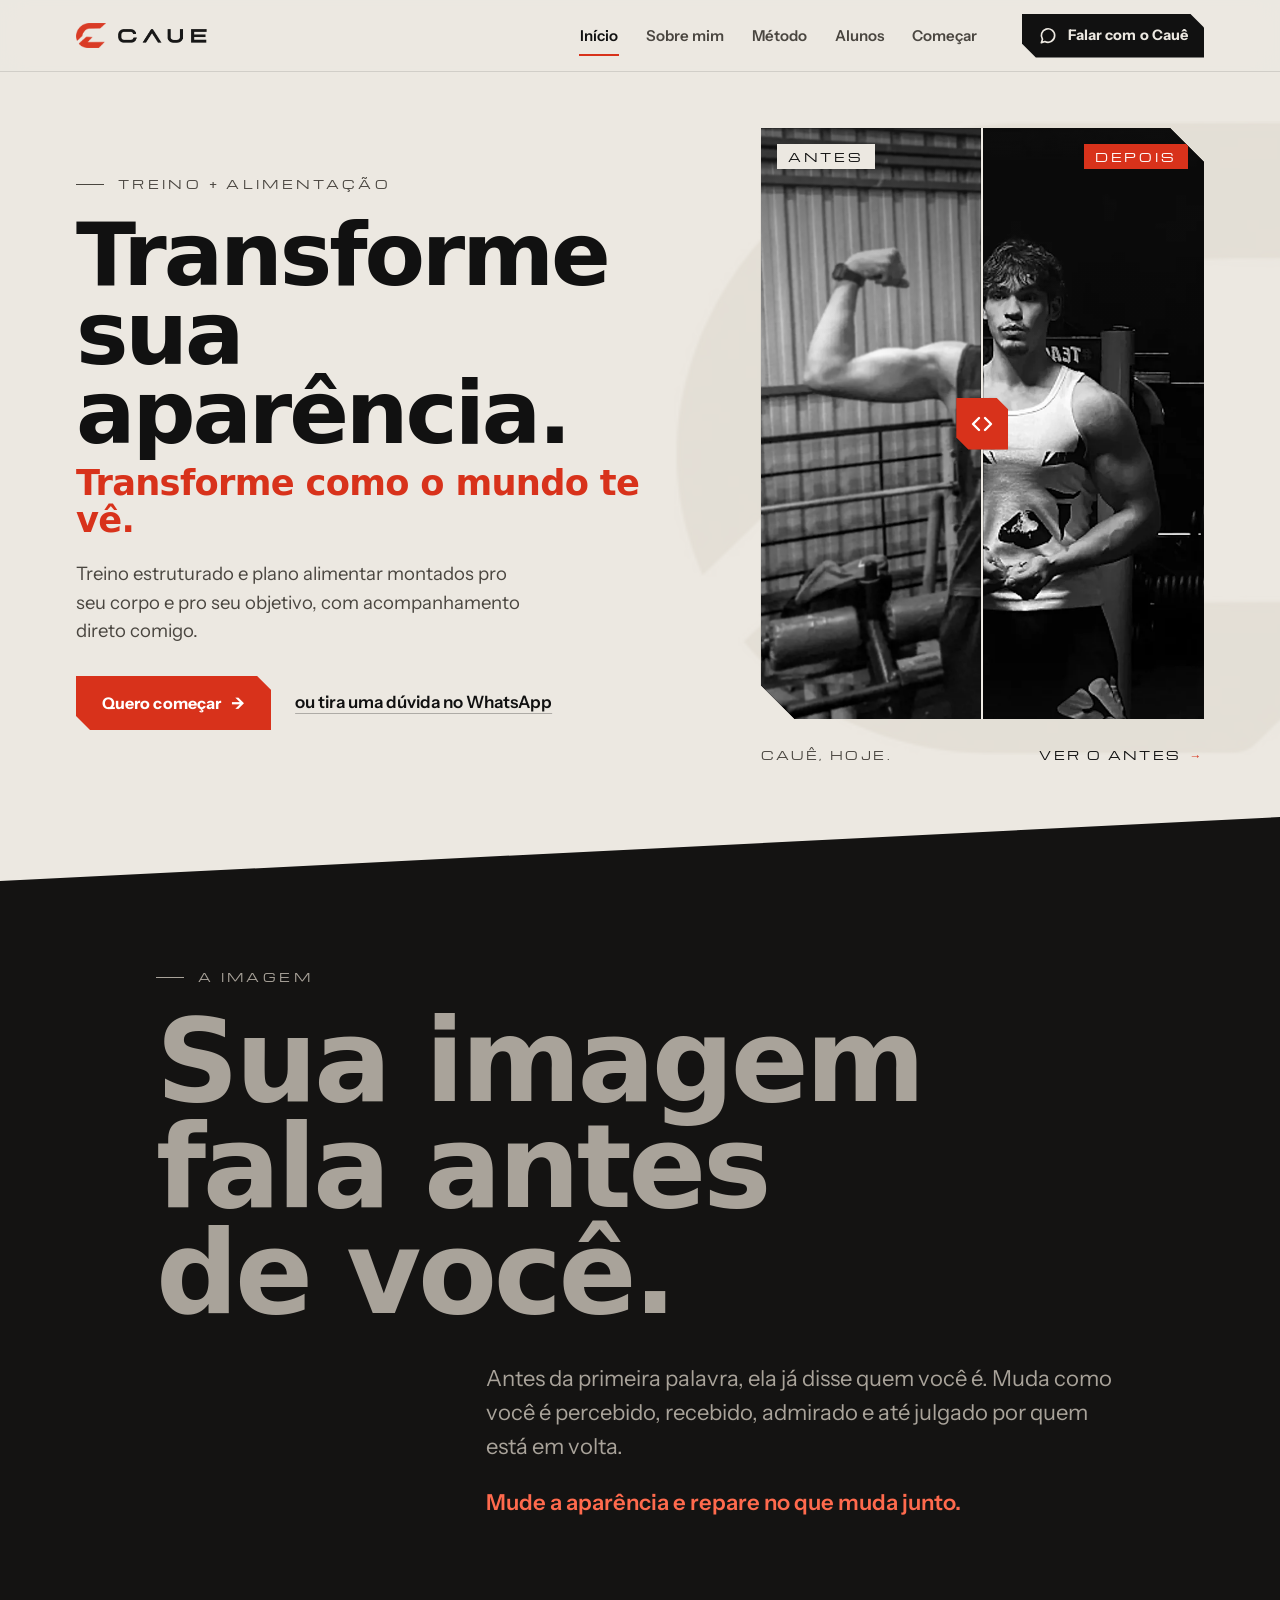
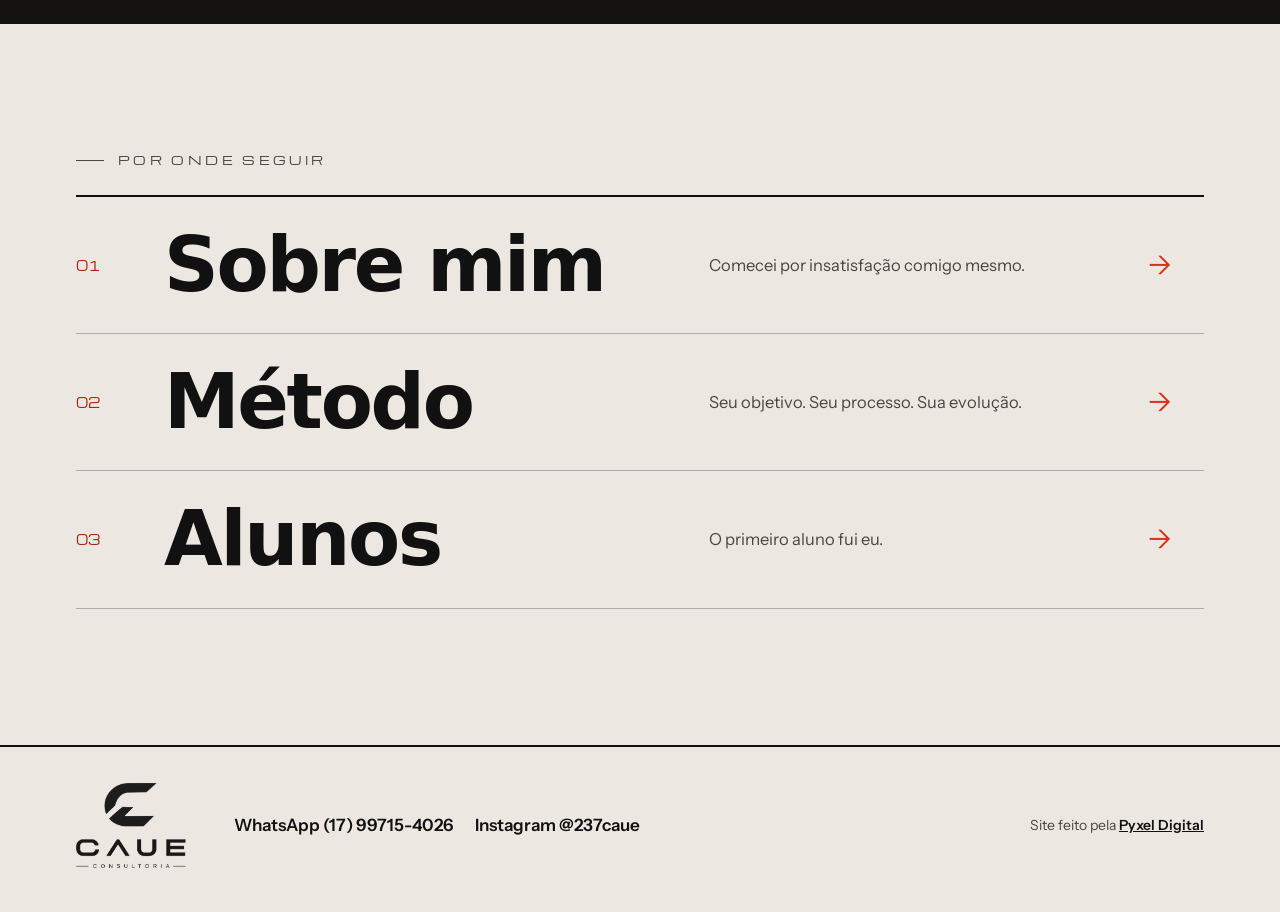
<file: previas/caue/index.html>
<!doctype html>
<html lang="pt-BR">
<head>
<meta charset="utf-8">
<meta name="viewport" content="width=device-width, initial-scale=1, viewport-fit=cover">
<title>Cauê Consultoria</title>
<meta name="description" content="Treino estruturado e plano alimentar individualizado, com acompanhamento direto com o Cauê. Transforme sua aparência.">
<meta name="theme-color" content="#ECE8E1">
<meta property="og:type" content="website">
<meta property="og:title" content="Cauê Consultoria">
<meta property="og:description" content="Transforme sua aparência. Transforme como o mundo te vê.">
<meta property="og:image" content="img/capa.jpg">
<link rel="icon" type="image/png" href="img/icone.png">
<link rel="apple-touch-icon" href="img/icone-180.png">
<link rel="preconnect" href="https://api.fontshare.com">
<link rel="preconnect" href="https://fonts.googleapis.com">
<link rel="preconnect" href="https://fonts.gstatic.com" crossorigin>
<link rel="stylesheet" href="https://api.fontshare.com/v2/css?f[]=cabinet-grotesk@800,900&display=swap">
<link rel="stylesheet" href="https://fonts.googleapis.com/css2?family=Instrument+Sans:wght@400;500;600;700&family=Michroma&display=swap">
<link rel="stylesheet" href="estilo.css?v=8">
</head>
<body>
<a class="pular" href="#conteudo">Pular para o conteúdo</a>

<header class="topo" id="topo">
  <div class="topo-wrap">
    <a class="marca" href="#inicio" data-ir="inicio" aria-label="Cauê Consultoria, início">
      <span class="marca-c" aria-hidden="true"></span>
      <span class="marca-nome" aria-hidden="true"></span>
    </a>
    <nav class="nav" id="nav" aria-label="Seções">
      <a href="#inicio" data-ir="inicio">Início</a>
      <a href="#sobre" data-ir="sobre">Sobre mim</a>
      <a href="#metodo" data-ir="metodo">Método</a>
      <a href="#alunos" data-ir="alunos">Alunos</a>
      <a href="#comecar" data-ir="comecar">Começar</a>
      <span class="nav-traco" id="navTraco" aria-hidden="true"></span>
    </nav>
    <a class="btn btn-tinta btn-topo" data-zap href="#" target="_blank" rel="noopener">
      <svg viewBox="0 0 24 24" aria-hidden="true"><path d="M20 11.5a8 8 0 0 1-11.7 7.1L4 20l1.4-4.1A8 8 0 1 1 20 11.5z"/></svg>
      <span>Falar com o Cauê</span>
    </a>
  </div>
</header>

<main id="conteudo">

  <!-- ================================================= Início -->
  <section class="tela" id="t-inicio" data-tela="inicio" aria-labelledby="h-inicio">
    <div class="heroi">
      <div class="heroi-wrap">
        <div class="heroi-texto">
          <p class="rotulo" data-entra>Treino + alimentação</p>
          <h1 id="h-inicio" tabindex="-1">
            <span class="linha"><span>Transforme</span></span>
            <span class="linha"><span>sua aparência.</span></span>
            <span class="linha linha-sinal"><span>Transforme como o mundo te vê.</span></span>
          </h1>
          <p class="heroi-sub" data-entra style="--d:3">Treino estruturado e plano alimentar montados pro seu corpo e pro seu
            objetivo, com acompanhamento direto comigo.</p>
          <div class="heroi-acoes" data-entra style="--d:4">
            <a class="btn btn-sinal" href="#comecar" data-ir="comecar">Quero começar <i aria-hidden="true">→</i></a>
            <a class="link-zap" data-zap href="#" target="_blank" rel="noopener">ou tira uma dúvida no WhatsApp</a>
          </div>
        </div>

        <figure class="heroi-foto">
          <!-- Comparador: a linha no meio é arrastável. À esquerda dela, o
               antes; à direita, o depois. Pedido do João em 30/09. -->
          <div class="foto-corte revela comparar" id="comparar">
            <img src="img/caue-heroi.webp" srcset="img/caue-heroi-480.webp 480w, img/caue-heroi.webp 712w"
                 sizes="(min-width: 900px) 40vw, 92vw" width="712" height="916"
                 alt="Cauê de regata branca na academia, depois da transformação" fetchpriority="high" draggable="false">
            <div class="comparar-antes">
              <img src="img/caue-heroi-antes.webp" srcset="img/caue-heroi-antes-480.webp 480w, img/caue-heroi-antes.webp 900w"
                   sizes="(min-width: 900px) 40vw, 92vw" width="900" height="1200"
                   alt="Cauê antes da transformação, fazendo pose de bíceps" draggable="false">
              <span class="etiqueta">Antes</span>
            </div>
            <span class="etiqueta sinal comparar-rotulo-depois">Depois</span>
            <span class="comparar-linha" aria-hidden="true"></span>
            <div class="comparar-pegador" role="slider" tabindex="0" aria-label="Comparar antes e depois"
                 aria-valuemin="0" aria-valuemax="100" aria-valuenow="50">
              <svg viewBox="0 0 24 24" aria-hidden="true"><path d="m9 6-6 6 6 6M15 6l6 6-6 6"/></svg>
            </div>
          </div>
          <figcaption data-entra style="--d:5">
            <span>Cauê, hoje.</span>
            <a href="#alunos" data-ir="alunos">Ver o antes <i aria-hidden="true">→</i></a>
          </figcaption>
        </figure>
      </div>
    </div>

    <div class="imagem">
      <div class="imagem-wrap">
        <p class="rotulo rotulo-giz">A imagem</p>
        <h2 class="palavras" data-palavras>Sua imagem fala antes de você.</h2>
        <div class="imagem-texto">
          <p>Antes da primeira palavra, ela já disse quem você é. Muda como você é
            percebido, recebido, admirado e até julgado por quem está em volta.</p>
          <p class="imagem-fecho">Mude a aparência e repare no que muda junto.</p>
        </div>
      </div>
    </div>

    <!-- O índice: cada linha leva pra uma tela. É o "tudo organizadinho"
         que o João pediu, no formato de sumário de revista. -->
    <nav class="indice" aria-labelledby="h-indice">
      <div class="indice-wrap">
        <h2 class="rotulo" id="h-indice">Por onde seguir</h2>
        <ul>
          <li><a class="indice-item" href="#sobre" data-ir="sobre">
            <span class="indice-n" aria-hidden="true">01</span>
            <span class="indice-titulo">Sobre mim</span>
            <span class="indice-frase">Comecei por insatisfação comigo mesmo.</span>
            <span class="indice-foto" style="--f:url(img/caue-sobre-480.webp)" aria-hidden="true"></span>
            <i aria-hidden="true">→</i>
          </a></li>
          <li><a class="indice-item" href="#metodo" data-ir="metodo">
            <span class="indice-n" aria-hidden="true">02</span>
            <span class="indice-titulo">Método</span>
            <span class="indice-frase">Seu objetivo. Seu processo. Sua evolução.</span>
            <span class="indice-foto" style="--f:url(img/caue-depois-480.webp)" aria-hidden="true"></span>
            <i aria-hidden="true">→</i>
          </a></li>
          <li><a class="indice-item" href="#alunos" data-ir="alunos">
            <span class="indice-n" aria-hidden="true">03</span>
            <span class="indice-titulo">Alunos</span>
            <span class="indice-frase">O primeiro aluno fui eu.</span>
            <span class="indice-foto" style="--f:url(img/caue-antes-480.webp)" aria-hidden="true"></span>
            <i aria-hidden="true">→</i>
          </a></li>
        </ul>
      </div>
    </nav>
  </section>

  <!-- ================================================= Sobre mim -->
  <section class="tela" id="t-sobre" data-tela="sobre" aria-labelledby="h-sobre">
    <div class="sobre">
      <div class="sobre-wrap">
        <figure class="sobre-foto">
          <div class="foto-corte revela">
            <img src="img/caue-sobre-480.webp" srcset="img/caue-sobre-480.webp 480w, img/caue-sobre.webp 900w"
                 sizes="(min-width: 900px) 46vw, 92vw" width="900" height="817"
                 alt="Cauê de braços abertos em frente ao espelho da academia" decoding="async">
          </div>
        </figure>
        <div class="sobre-texto">
          <p class="rotulo" data-entra>Sobre mim</p>
          <h1 id="h-sobre" tabindex="-1" data-entra style="--d:1">Comecei por insatisfação comigo mesmo.</h1>
          <p class="sobre-lead" data-entra style="--d:2">O que me motiva até hoje nada mais é do que o futuro.
            Quero estar preparado pra cada oportunidade que ele venha a me oferecer.</p>
          <blockquote class="citacao" data-entra style="--d:3">
            <p><span class="citacao-destaque">A academia, pra mim, nada mais é do que uma necessidade básica.</span>
              Optar por ser uma pessoa melhor, mais forte, mais saudável e principalmente mais bonita é,
              provavelmente, a escolha que a longo prazo mais te trará benefícios e oportunidades.</p>
          </blockquote>
        </div>
      </div>
    </div>

    <div class="proposito">
      <div class="proposito-wrap">
        <p class="proposito-frase">
          <span class="linha"><span>Só faz o trampo</span></span>
          <span class="linha"><span>quem quer.</span></span>
        </p>
        <p class="proposito-sub" data-entra style="--d:4">Quem tem um propósito suporta o processo.</p>
      </div>
    </div>

    <div class="sobre-fim">
      <div class="sobre-fim-wrap">
        <a class="insta" data-insta href="#" target="_blank" rel="noopener">
          <span class="insta-rotulo">O dia a dia tá no Instagram</span>
          <span class="insta-arroba"><span data-arroba></span><i aria-hidden="true">↗</i></span>
        </a>
        <a class="btn btn-sinal" href="#comecar" data-ir="comecar">Quero começar <i aria-hidden="true">→</i></a>
      </div>
    </div>
  </section>

  <!-- ================================================= Método -->
  <section class="tela" id="t-metodo" data-tela="metodo" aria-labelledby="h-metodo">
    <div class="metodo">
      <div class="metodo-wrap">
        <div class="metodo-cabeca">
          <p class="rotulo" data-entra>Método</p>
          <h1 id="h-metodo" tabindex="-1" data-entra style="--d:1">Como meu cliente, você tem três coisas.</h1>
        </div>
        <ol class="passos">
          <li class="passo" data-entra style="--d:2">
            <span class="passo-n" aria-hidden="true">01</span>
            <h2>Seu objetivo.</h2>
            <p>Tudo começa pelo que você quer mudar. Antes de fechar, a gente conversa:
              você me conta o objetivo, a rotina e onde está hoje.</p>
          </li>
          <li class="passo" data-entra style="--d:3">
            <span class="passo-n" aria-hidden="true">02</span>
            <h2>Seu processo.</h2>
            <p>Treino estruturado e plano alimentar individualizado, montados de acordo
              com seus objetivos, suas necessidades e suas características.</p>
          </li>
          <li class="passo" data-entra style="--d:4">
            <span class="passo-n" aria-hidden="true">03</span>
            <h2>Sua evolução.</h2>
            <p>Acompanhamento personalizado, direto comigo. Você não fica sozinho
              no processo.</p>
          </li>
        </ol>
        <div class="metodo-fim" data-entra style="--d:5">
          <a class="btn btn-sinal" href="#comecar" data-ir="comecar">Quero começar <i aria-hidden="true">→</i></a>
          <a class="link-zap" data-zap href="#" target="_blank" rel="noopener">ou tira uma dúvida no WhatsApp</a>
        </div>
      </div>
    </div>
  </section>

  <!-- ================================================= Alunos -->
  <section class="tela" id="t-alunos" data-tela="alunos" aria-labelledby="h-alunos">
    <div class="alunos">
      <div class="alunos-wrap">
        <div class="alunos-cabeca">
          <p class="rotulo" data-entra>Alunos</p>
          <h1 id="h-alunos" tabindex="-1" data-entra style="--d:1">O primeiro aluno fui eu.</h1>
        </div>
        <div class="casos" id="casos"></div>
        <div class="querer">
          <p class="querer-frase">
            <span class="linha"><span>Qualquer um consegue.</span></span>
            <span class="linha"><em>Só precisa querer.</em></span>
          </p>
          <a class="btn btn-sinal" href="#comecar" data-ir="comecar">Quero ser o próximo <i aria-hidden="true">→</i></a>
        </div>
      </div>
    </div>
  </section>

  <!-- ================================================= Começar -->
  <section class="tela" id="t-comecar" data-tela="comecar" aria-labelledby="h-comecar">
    <div class="comecar">
      <div class="comecar-wrap">
        <div class="comecar-cabeca">
          <p class="rotulo rotulo-giz" data-entra>Começar</p>
          <h1 id="h-comecar" tabindex="-1" data-entra style="--d:1">Me conta onde você quer chegar.</h1>
          <p data-entra style="--d:2">Escolhe aí e a mensagem já vai pronta pro meu WhatsApp. A conversa
            vem antes de qualquer pagamento: pode perguntar o que quiser.</p>
        </div>

        <form class="ficha" id="ficha" novalidate data-entra style="--d:2">
          <div class="campo">
            <label for="nome">Seu nome <small>(opcional)</small></label>
            <input id="nome" type="text" autocomplete="given-name" maxlength="40" placeholder="Como você se chama?">
          </div>
          <fieldset class="escolha" id="objetivos">
            <legend>Qual é o seu objetivo?</legend>
          </fieldset>
          <fieldset class="escolha" id="momentos">
            <legend>E hoje, você:</legend>
          </fieldset>
          <div class="previa-msg" aria-live="polite">
            <p class="previa-rotulo">A mensagem que vai pro Cauê</p>
            <p class="balao" id="balao"></p>
          </div>
          <button class="btn btn-sinal btn-cheio" type="submit">
            <svg viewBox="0 0 24 24" aria-hidden="true"><path d="M20 11.5a8 8 0 0 1-11.7 7.1L4 20l1.4-4.1A8 8 0 1 1 20 11.5z"/></svg>
            Mandar no WhatsApp
          </button>
          <p class="ficha-pe">Só quer tirar uma dúvida? Chama no <a id="zapFicha" data-zap href="#" target="_blank" rel="noopener"></a>.</p>
        </form>
      </div>
    </div>
  </section>
</main>

<footer class="rodape">
  <div class="rodape-wrap">
    <span class="rodape-marca" role="img" aria-label="Cauê Consultoria"></span>
    <ul class="rodape-links">
      <li><a id="zapRodape" data-zap href="#" target="_blank" rel="noopener"></a></li>
      <li><a id="instaRodape" data-insta href="#" target="_blank" rel="noopener"></a></li>
    </ul>
    <p class="rodape-pyxel">Site feito pela <a href="https://pyxeldigital.pages.dev" target="_blank" rel="noopener">Pyxel Digital</a></p>
  </div>
</footer>

<!-- Navegação do celular: as mesmas cinco telas, no alcance do polegar. -->
<nav class="barra" aria-label="Seções">
  <a href="#inicio" data-ir="inicio"><svg viewBox="0 0 24 24" aria-hidden="true"><path d="M4 11 12 4l8 7v9h-5v-6H9v6H4z"/></svg><span>Início</span></a>
  <a href="#sobre" data-ir="sobre"><svg viewBox="0 0 24 24" aria-hidden="true"><circle cx="12" cy="8" r="4"/><path d="M4 21c1.5-4 4.5-6 8-6s6.5 2 8 6"/></svg><span>Sobre</span></a>
  <a href="#metodo" data-ir="metodo"><svg viewBox="0 0 24 24" aria-hidden="true"><path d="M5 6h14M5 12h14M5 18h9"/></svg><span>Método</span></a>
  <a href="#alunos" data-ir="alunos"><svg viewBox="0 0 24 24" aria-hidden="true"><path d="M3 5h8v14H3zM13 3h8v18h-8z"/></svg><span>Alunos</span></a>
  <a href="#comecar" data-ir="comecar" class="barra-comecar"><svg viewBox="0 0 24 24" aria-hidden="true"><path d="M5 12h14M13 6l6 6-6 6"/></svg><span>Começar</span></a>
</nav>

<!-- Troca de tela: um corte diagonal passa, no ângulo das pontas do C. -->
<div class="corte-tela" id="corteTela" aria-hidden="true"><span class="corte-c"></span></div>

<!-- Carregamento do "Quero começar": as duas peças do C se encaixam. -->
<div class="carregando" id="carregando" aria-hidden="true">
  <div class="carregando-marca">
    <span class="peca peca-cima"></span>
    <span class="peca peca-baixo"></span>
  </div>
  <span class="carregando-nome"></span>
  <span class="carregando-linha"><i></i></span>
</div>

<script src="dados.js?v=2"></script>
<script src="app.js?v=5"></script>
</body>
</html>
</file>
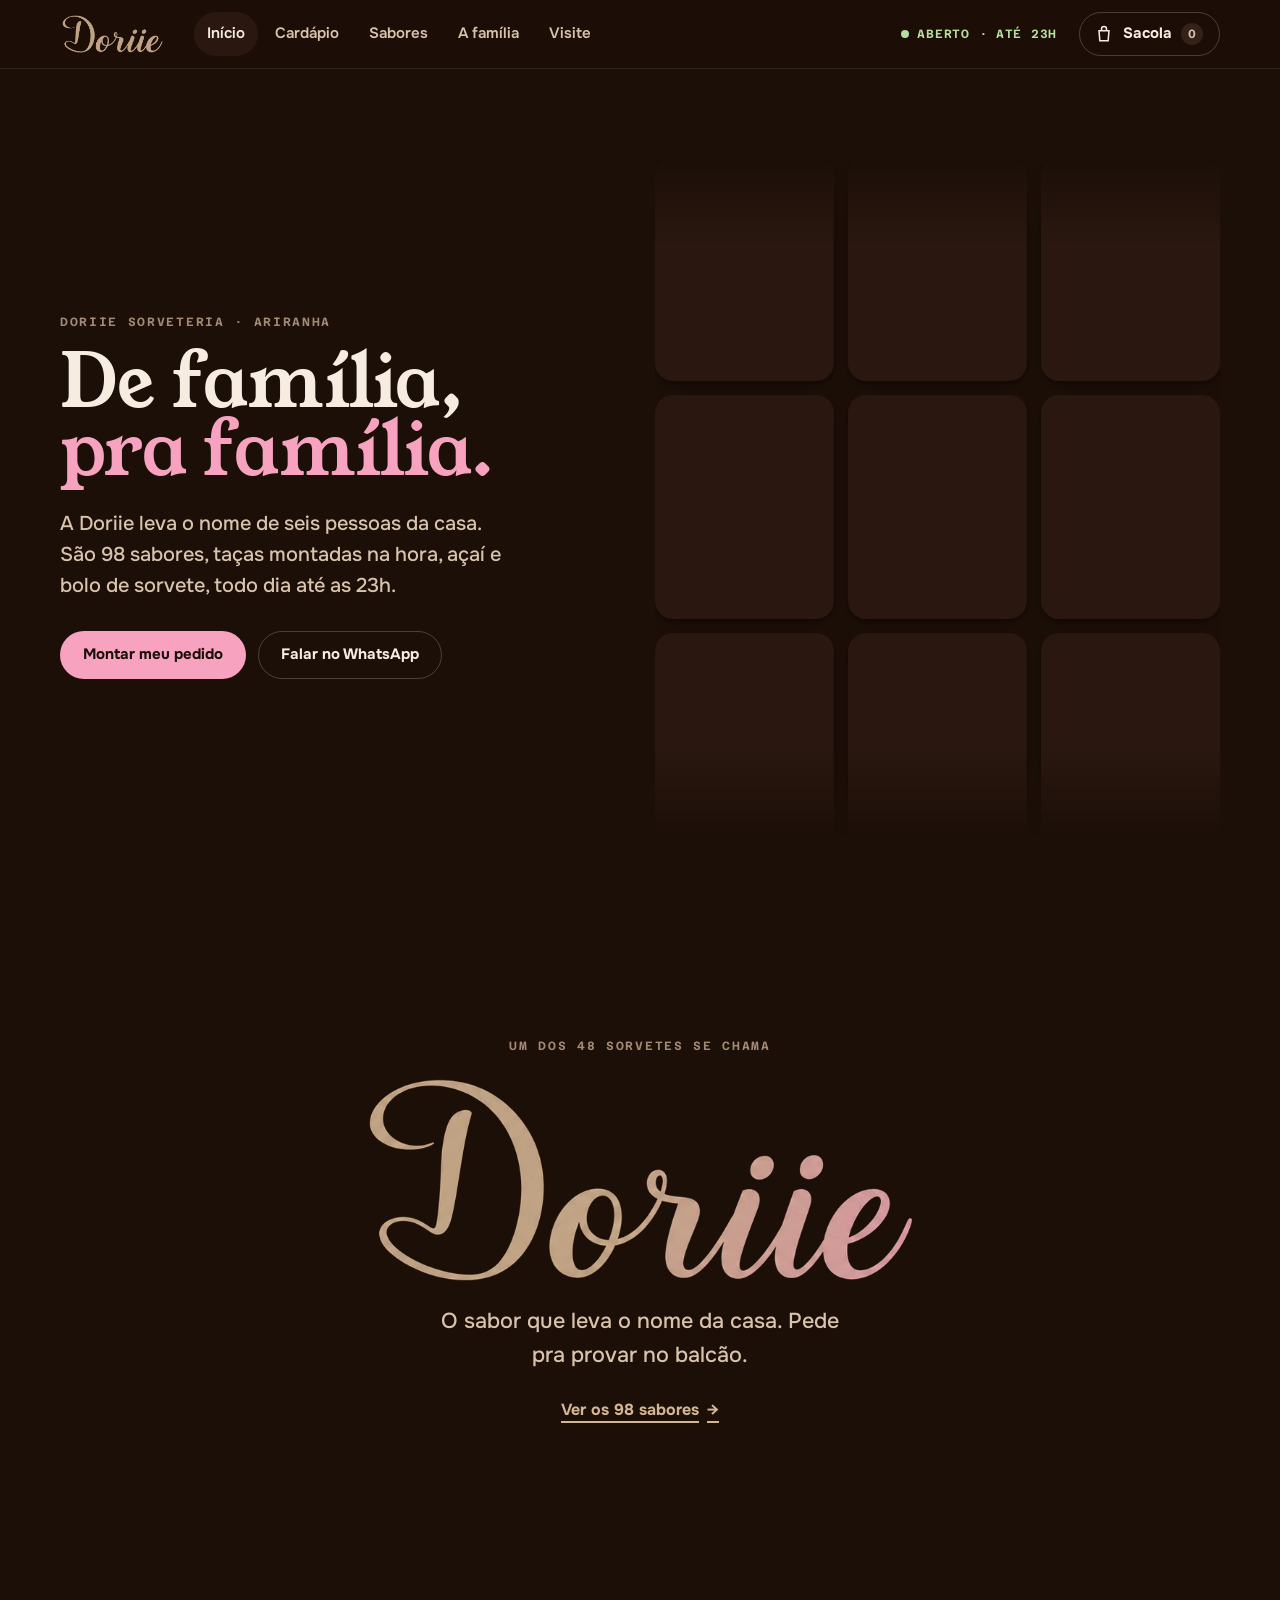
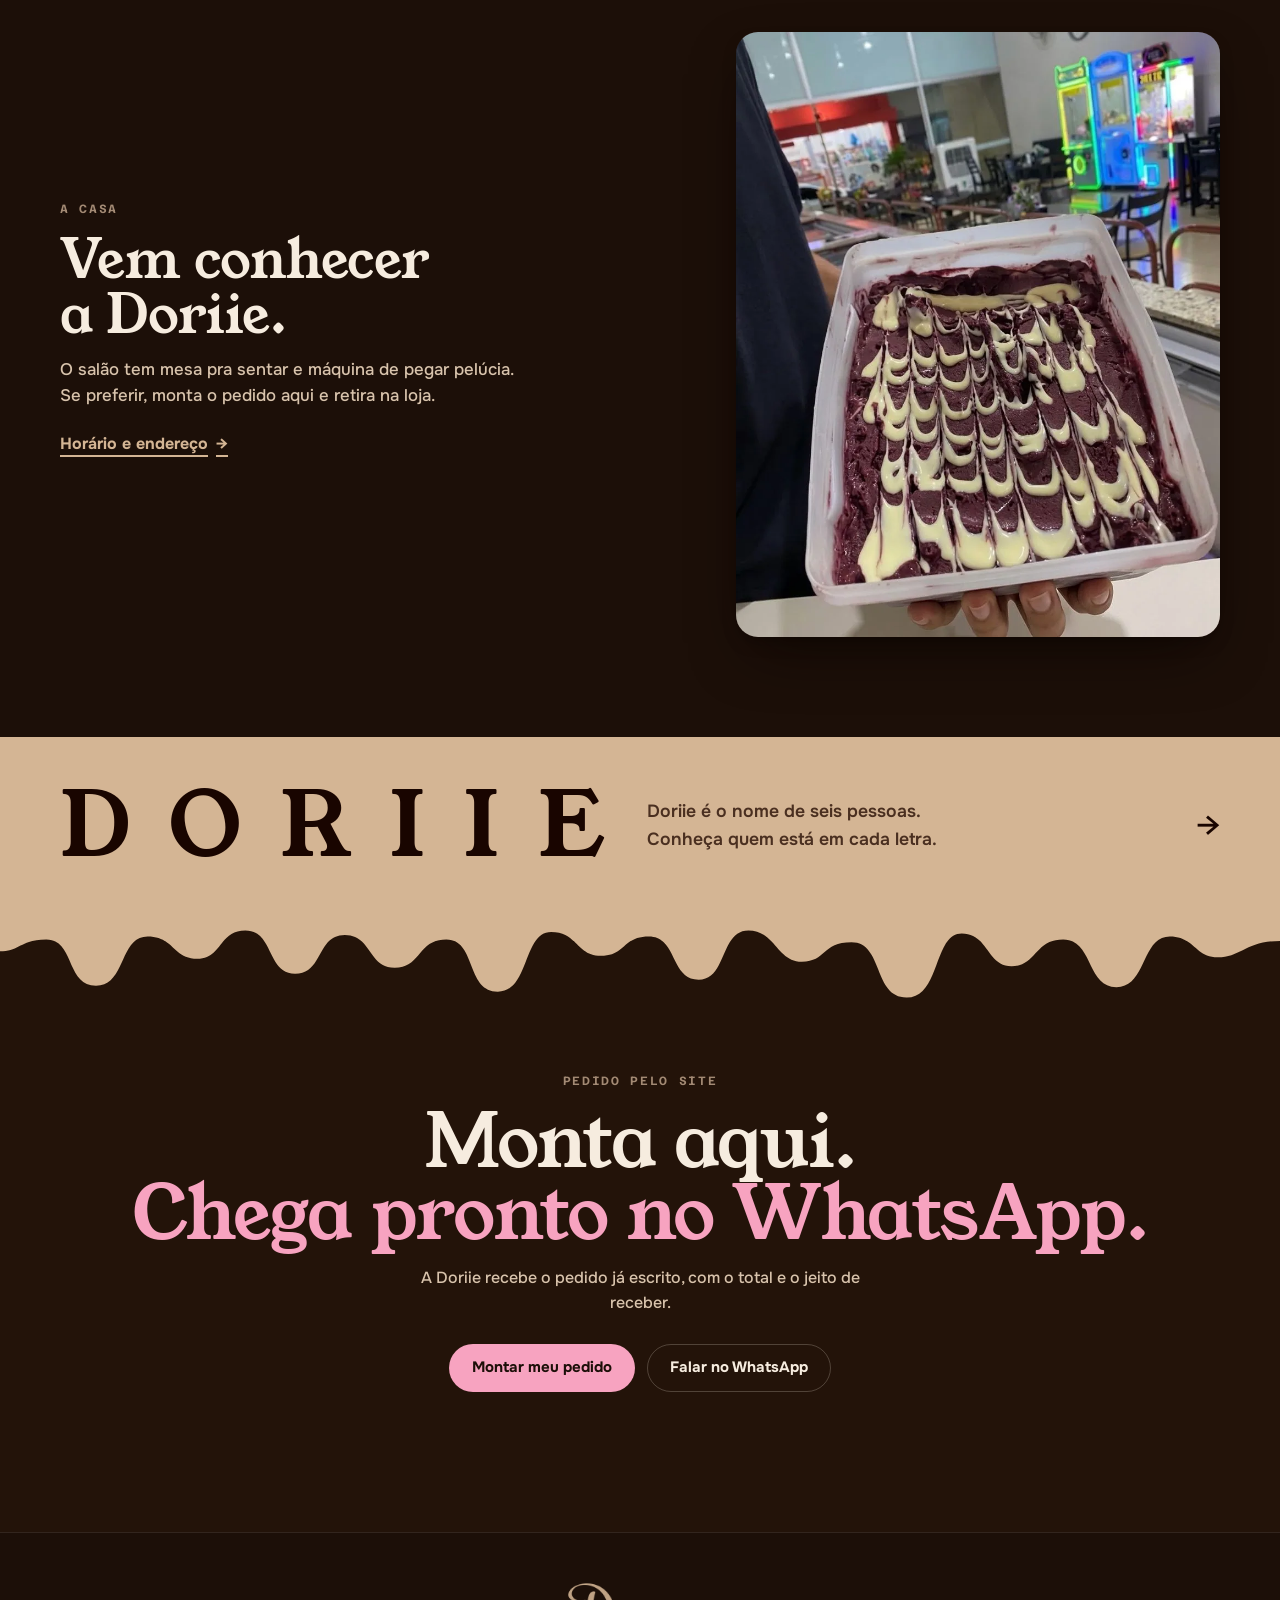
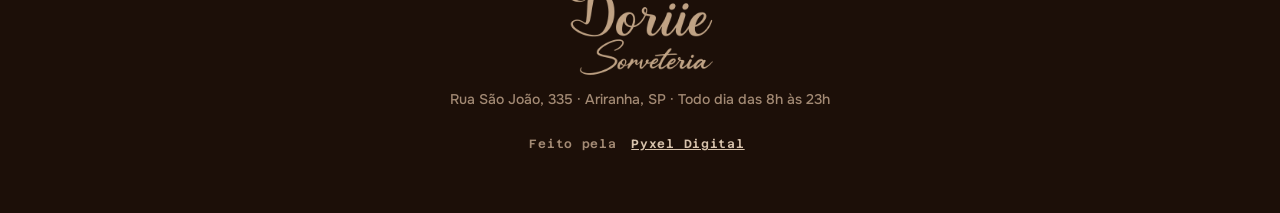
<file: previas/doriie/index.html>
<!DOCTYPE html>
<html lang="pt-BR">
<head>
<meta charset="UTF-8">
<meta name="viewport" content="width=device-width, initial-scale=1.0, viewport-fit=cover">
<title>Doriie Sorveteria · Ariranha</title>
<meta name="description" content="Taças montadas na hora, açaí, bolo de sorvete e 98 sabores. Aberto todo dia das 8h às 23h, feriado também. Peça pelo WhatsApp.">
<meta name="theme-color" content="#1C0F08">
<meta property="og:title" content="Doriie Sorveteria">
<meta property="og:description" content="Sorveteria de família em Ariranha: 98 sabores, taças montadas na hora, todo dia até as 23h.">
<meta property="og:image" content="img/logo-chocolate.png">
<link rel="icon" href="img/logo-chocolate.png">
<link rel="preconnect" href="https://fonts.googleapis.com">
<link rel="preconnect" href="https://fonts.gstatic.com" crossorigin>
<link rel="stylesheet" href="https://fonts.googleapis.com/css2?family=Azeret+Mono:wght@500;600&family=Onest:wght@400;500;600;700&family=Young+Serif&display=swap">
<link rel="stylesheet" href="estilo.css">
<!-- A cortina com a assinatura só existe com JavaScript. Sem ele, a classe
     não entra, a cortina fica escondida e as cinco telas aparecem uma
     embaixo da outra: o site funciona inteiro, só sem a transição. -->
<script>document.documentElement.className += ' js';</script>
</head>
<body>

<a class="pular" href="#conteudo">Pular para o conteúdo</a>

<!-- ============ A cortina ============
     A logo se escreve a cada troca de tela, como assinatura. A borda de
     baixo é calda escorrendo: a mesma que aparece em metade das fotos. -->
<div class="cortina" id="cortina" aria-hidden="true">
  <div class="cortina-miolo">
    <div class="assinatura" id="assinatura"></div>
    <p class="cortina-destino" id="cortinaDestino">Doriie Sorveteria</p>
  </div>
  <svg class="calda" viewBox="0 0 1440 120" preserveAspectRatio="none" aria-hidden="true">
    <path d="M0 0H1440V36C1402 36 1396 58 1370 58C1344 58 1344 30 1316 30C1284 30 1290 98 1256 98C1222 98 1230 34 1196 34C1164 34 1166 70 1138 70C1110 70 1112 26 1082 26C1050 26 1058 112 1020 112C982 112 994 38 958 38C924 38 930 64 902 64C874 64 872 22 842 22C810 22 818 88 786 88C754 88 762 30 730 30C700 30 704 56 676 56C648 56 650 24 620 24C588 24 596 104 560 104C524 104 536 34 502 34C470 34 474 72 444 72C414 72 418 28 388 28C356 28 364 80 332 80C300 80 308 22 276 22C246 22 250 60 222 60C194 60 196 30 166 30C134 30 142 96 108 96C74 96 84 34 52 34C24 34 22 50 0 50Z"/>
  </svg>
</div>

<!-- ============ Topo ============ -->
<header class="topo" id="topo">
  <div class="topo-in">
    <a class="marca" href="#inicio" data-ir="inicio" aria-label="Doriie Sorveteria, início">
      <span class="marca-logo" aria-hidden="true"></span>
    </a>

    <nav class="nav" aria-label="Seções">
      <a href="#inicio" data-ir="inicio">Início</a>
      <a href="#cardapio" data-ir="cardapio">Cardápio</a>
      <a href="#sabores" data-ir="sabores">Sabores</a>
      <a href="#familia" data-ir="familia">A família</a>
      <a href="#visite" data-ir="visite">Visite</a>
    </nav>

    <span class="aberto" data-status aria-live="polite"></span>

    <button class="btn-sacola" type="button" data-abrir-sacola aria-label="Abrir sacola">
      <svg viewBox="0 0 24 24" aria-hidden="true"><path d="M6 8h12l-1 12H7L6 8Z"/><path d="M9 8V6a3 3 0 0 1 6 0v2"/></svg>
      <span class="btn-sacola-txt">Sacola</span>
      <b class="contador" data-contador>0</b>
    </button>
  </div>
</header>

<main id="conteudo">

<!-- ================================================================
     INÍCIO
     ================================================================ -->
<section class="tela" id="t-inicio" data-tela="inicio" aria-labelledby="h-inicio">

  <div class="heroi">
    <div class="heroi-texto">
      <p class="sobretitulo">Doriie Sorveteria · Ariranha</p>
      <h1 id="h-inicio" tabindex="-1">De família,<br><em>pra família.</em></h1>
      <p class="heroi-sub">A Doriie leva o nome de seis pessoas da casa. São 98 sabores,
        taças montadas na hora, açaí e bolo de sorvete, todo dia até as 23h.</p>
      <div class="acoes">
        <a class="btn btn-morango" href="#cardapio" data-ir="cardapio">Montar meu pedido</a>
        <a class="btn btn-linha" data-whats href="#" target="_blank" rel="noopener">Falar no WhatsApp</a>
      </div>
    </div>

    <!-- A parede: as fotos correm sozinhas, em colunas que sobem e descem
         (no celular, uma faixa só, de lado). O método proíbe efeito
         infinito; o João pediu assim em 28/09, e a decisão é dele. Mouse em
         cima para a parede; tocar numa foto abre ela grande. -->
    <div class="parede" id="parede" aria-label="Fotos da Doriie">
      <div class="parede-col"></div>
      <div class="parede-col"></div>
      <div class="parede-col"></div>
    </div>
  </div>

  <!-- O sabor com o nome da casa. Não sabemos a receita, então não
       descrevemos: só apontamos. -->
  <div class="bloco bloco-sabor">
    <p class="sobretitulo">Um dos 48 sorvetes se chama</p>
    <div class="sabor-nome" aria-label="Doriie"></div>
    <p class="sabor-fala">O sabor que leva o nome da casa. Pede pra provar no balcão.</p>
    <a class="link-seta" href="#sabores" data-ir="sabores">Ver os 98 sabores</a>
  </div>

  <!-- A casa: o salão e as fotos passando. Horário, endereço e mapa ficam
       na tela Visite (o João pediu, 29/09: no início poluía). -->
  <div class="bloco bloco-salao">
    <div class="salao-texto">
      <p class="sobretitulo">A casa</p>
      <h2>Vem conhecer a Doriie.</h2>
      <p>O salão tem mesa pra sentar e máquina de pegar pelúcia. Se preferir,
        monta o pedido aqui e retira na loja.</p>
      <a class="link-seta" href="#visite" data-ir="visite">Horário e endereço</a>
    </div>
    <!-- As fotos dos produtos se revezam aqui, uma de cada vez (pedido do
         João, 29/09). A primeira fica escrita pra página não abrir com o
         quadro vazio; o resto o app.js monta. -->
    <figure class="salao-foto" id="casaFotos" data-ver="acai-kg" data-foto="18-acai-pote-salao">
      <img class="visivel" src="img/18-acai-pote-salao.webp?v=4" width="880" height="1100" loading="lazy"
           alt="Pote de açaí no salão da Doriie, com as máquinas de pegar pelúcia ao fundo">
    </figure>
  </div>

  <!-- Chamada pra família: as letras, já com cara de tela própria. -->
  <a class="bloco bloco-letras" href="#familia" data-ir="familia">
    <span class="letras-mini" aria-hidden="true">D O R I I E</span>
    <span class="letras-fala">Doriie é o nome de seis pessoas.<br>Conheça quem está em cada letra.</span>
    <span class="seta" aria-hidden="true">→</span>
  </a>

  <!-- O fecho leva ao pedido: a página começa na vontade e termina na ação. -->
  <div class="bloco bloco-fecho">
    <svg class="calda-fecho" viewBox="0 0 1440 120" preserveAspectRatio="none" aria-hidden="true"><path d="M0 0H1440V36C1402 36 1396 58 1370 58C1344 58 1344 30 1316 30C1284 30 1290 98 1256 98C1222 98 1230 34 1196 34C1164 34 1166 70 1138 70C1110 70 1112 26 1082 26C1050 26 1058 112 1020 112C982 112 994 38 958 38C924 38 930 64 902 64C874 64 872 22 842 22C810 22 818 88 786 88C754 88 762 30 730 30C700 30 704 56 676 56C648 56 650 24 620 24C588 24 596 104 560 104C524 104 536 34 502 34C470 34 474 72 444 72C414 72 418 28 388 28C356 28 364 80 332 80C300 80 308 22 276 22C246 22 250 60 222 60C194 60 196 30 166 30C134 30 142 96 108 96C74 96 84 34 52 34C24 34 22 50 0 50Z"/></svg>
    <p class="sobretitulo">Pedido pelo site</p>
    <h2>Monta aqui.<br><em>Chega pronto no WhatsApp.</em></h2>
    <p>A Doriie recebe o pedido já escrito, com o total e o jeito de receber.</p>
    <div class="acoes">
      <a class="btn btn-morango" href="#cardapio" data-ir="cardapio">Montar meu pedido</a>
      <a class="btn btn-linha" data-whats href="#" target="_blank" rel="noopener">Falar no WhatsApp</a>
    </div>
  </div>
</section>

<!-- ================================================================
     CARDÁPIO
     ================================================================ -->
<section class="tela claro" id="t-cardapio" data-tela="cardapio" aria-labelledby="h-cardapio">
  <div class="tela-cab">
    <p class="sobretitulo">Cardápio</p>
    <h1 id="h-cardapio" tabindex="-1">Escolha, monte e mande.</h1>
    <p>Toque em adicionar. No fim, o pedido vai pronto pro WhatsApp da Doriie.</p>
  </div>

  <nav class="rail" id="rail" aria-label="Categorias do cardápio"></nav>
  <!-- id diferente da rota de proposito: com id="cardapio", abrir o link
       #cardapio fazia o navegador rolar ate esta div por conta propria. -->
  <div class="cardapio" id="listaCardapio"></div>
</section>

<!-- ================================================================
     SABORES
     ================================================================ -->
<section class="tela" id="t-sabores" data-tela="sabores" aria-labelledby="h-sabores">
  <div class="sabores-cab">
    <p class="numero-gordo" aria-hidden="true">98</p>
    <div>
      <h1 id="h-sabores" tabindex="-1">sabores</h1>
      <p>Entre sorvete, picolé, skimo e açaí. Procure o seu.</p>
    </div>
  </div>

  <div class="busca">
    <svg viewBox="0 0 24 24" aria-hidden="true"><circle cx="11" cy="11" r="7"/><path d="m21 21-4.3-4.3"/></svg>
    <input id="buscaSabor" type="search" placeholder="Procurar um sabor" autocomplete="off" aria-label="Procurar um sabor">
  </div>
  <div class="chips" id="filtroSabor" role="group" aria-label="Tipo"></div>
  <p class="contagem" id="contagemSabor" aria-live="polite"></p>
  <div class="paredao" id="paredao"></div>
</section>

<!-- ================================================================
     FAMÍLIA
     ================================================================ -->
<section class="tela caramelo" id="t-familia" data-tela="familia" aria-labelledby="h-familia">
  <div class="familia-cab">
    <p class="sobretitulo">O nome</p>
    <h1 id="h-familia" tabindex="-1">Seis letras, seis pessoas.</h1>
  </div>

  <!-- Escritas aqui, e nao geradas por script: sao o conteudo da tela, e
       ficam de pe mesmo se o JavaScript nao carregar. A Renata vem
       destacada porque foi ela quem contou. -->
  <ol class="letras" id="letras" aria-label="As seis letras do nome Doriie">
    <li class="letra"><b aria-hidden="true">D</b><span>Daniel</span></li>
    <li class="letra"><b aria-hidden="true">O</b><span>Otavão</span></li>
    <li class="letra renata"><b aria-hidden="true">R</b><span>Renata</span></li>
    <li class="letra"><b aria-hidden="true">I</b><span>Ícaro</span></li>
    <li class="letra"><b aria-hidden="true">I</b><span>Ítalo</span></li>
    <li class="letra"><b aria-hidden="true">E</b><span>Eloá</span></li>
  </ol>

  <div class="familia-texto">
    <p>Doriie não é uma palavra inventada. Cada letra é alguém da casa.</p>
    <p class="assinado">Quem contou foi a Renata.</p>
  </div>

  <div class="casa-fotos">
    <figure data-ver="sorvete-kg">
      <img src="img/19-casquinhas-quatro-maos.webp?v=4" width="880" height="1100" loading="lazy" alt="Quatro casquinhas de sabores diferentes, uma em cada mão">
    </figure>
    <figure data-ver="acai-kg">
      <img src="img/18-acai-pote-salao.webp?v=4" width="880" height="1100" loading="lazy" alt="Pote de açaí com o salão da sorveteria e as máquinas de pegar pelúcia ao fundo">
      <figcaption>O salão, com máquina de pegar pelúcia e tudo.</figcaption>
    </figure>
    <figure data-ver="acai-copo">
      <img src="img/17-acai-copo-fachada.webp?v=4" width="880" height="1100" loading="lazy" alt="Açaí no copo sobre o balcão de inox da sorveteria">
    </figure>
  </div>
</section>

<!-- ================================================================
     VISITE
     ================================================================ -->
<section class="tela" id="t-visite" data-tela="visite" aria-labelledby="h-visite">
  <div class="visite-horas">
    <p class="sobretitulo">Horário</p>
    <h1 id="h-visite" tabindex="-1"><span>8h</span><i aria-hidden="true">—</i><span>23h</span></h1>
    <p class="horas-sub">Todo dia da semana. Feriado também.</p>
    <p class="aberto aberto-grande" data-status></p>
  </div>

  <div class="unidades">
    <article class="unidade">
      <p class="sobretitulo">Ariranha</p>
      <p class="unidade-end" data-endereco></p>
      <a class="btn btn-caramelo" id="mapaAriranha" href="#" target="_blank" rel="noopener">Abrir no mapa</a>
    </article>
  </div>

  <div class="contatos">
    <a class="contato" data-whats href="#" target="_blank" rel="noopener">
      <span class="contato-rot">WhatsApp</span>
      <span class="contato-val">(17) 99754-8783</span>
    </a>
    <a class="contato" id="linkInsta" href="#" target="_blank" rel="noopener">
      <span class="contato-rot">Instagram</span>
      <span class="contato-val">@doriiesorveteria</span>
    </a>
  </div>
</section>

</main>

<footer class="rodape">
  <span class="rodape-logo" aria-hidden="true"></span>
  <p>Rua São João, 335 · Ariranha, SP · Todo dia das 8h às 23h</p>
  <p class="rodape-pyxel">Feito pela <a href="https://www.instagram.com/pyxelldigital/" target="_blank" rel="noopener">Pyxel Digital</a></p>
</footer>

<!-- Barra de baixo, só no celular: a navegação fica onde o polegar está. -->
<nav class="barra" aria-label="Navegação">
  <a href="#inicio" data-ir="inicio"><svg viewBox="0 0 24 24" aria-hidden="true"><path d="M4 11 12 4l8 7v9h-5v-6H9v6H4z"/></svg><span>Início</span></a>
  <a href="#cardapio" data-ir="cardapio"><svg viewBox="0 0 24 24" aria-hidden="true"><path d="M7 3h10v18H7z"/><path d="M10 7h4M10 11h4M10 15h2"/></svg><span>Cardápio</span></a>
  <a href="#sabores" data-ir="sabores"><svg viewBox="0 0 24 24" aria-hidden="true"><circle cx="12" cy="8" r="5"/><path d="m8 12 4 9 4-9"/></svg><span>Sabores</span></a>
  <a href="#familia" data-ir="familia"><svg viewBox="0 0 24 24" aria-hidden="true"><path d="M12 20s-7-4.4-7-10a4 4 0 0 1 7-2.6A4 4 0 0 1 19 10c0 5.6-7 10-7 10Z"/></svg><span>Família</span></a>
  <a href="#visite" data-ir="visite"><svg viewBox="0 0 24 24" aria-hidden="true"><path d="M4 9h16l-1.5-4h-13z"/><path d="M5 9v11h14V9"/><path d="M10 20v-6h4v6"/></svg><span>Visite</span></a>
  <button type="button" data-abrir-sacola><svg viewBox="0 0 24 24" aria-hidden="true"><path d="M6 8h12l-1 12H7L6 8Z"/><path d="M9 8V6a3 3 0 0 1 6 0v2"/></svg><span>Sacola</span><b class="contador" data-contador>0</b></button>
</nav>

<!-- ============ Opções do item ============
     Abre quando o produto pede escolha: tamanho, sabor, peso. -->
<div class="veu" id="veuOpcoes" hidden></div>
<section class="folha" id="opcoes" role="dialog" aria-modal="true" aria-labelledby="opTitulo" hidden>
  <button class="fechar" type="button" data-fechar aria-label="Fechar">×</button>
  <div class="folha-rolagem">
    <p class="sobretitulo" id="opCat"></p>
    <h2 id="opTitulo"></h2>
    <div id="opCorpo"></div>
  </div>
  <div class="folha-pe">
    <div class="qtd" aria-label="Quantidade">
      <button type="button" id="opMenos" aria-label="Diminuir">−</button>
      <output id="opQtd">1</output>
      <button type="button" id="opMais" aria-label="Aumentar">+</button>
    </div>
    <button class="btn btn-morango btn-cheio" type="button" id="opAdicionar">Adicionar</button>
  </div>
</section>

<!-- ============ Foto ampliada ============
     Abre ao tocar na foto de qualquer produto. Mostra as outras fotos do
     mesmo produto e já deixa adicionar dali. -->
<div class="veu veu-visor" id="veuVisor" hidden></div>
<section class="visor" id="visor" role="dialog" aria-modal="true" aria-labelledby="visorTitulo" hidden>
  <button class="fechar" type="button" data-fechar aria-label="Fechar foto">×</button>
  <div class="visor-palco" id="visorPalco">
    <img id="visorImg" alt="" draggable="false">
    <button class="visor-seta ant" type="button" id="visorAnt" aria-label="Foto anterior">‹</button>
    <button class="visor-seta prox" type="button" id="visorProx" aria-label="Próxima foto">›</button>
  </div>
  <div class="visor-pe">
    <div class="visor-nome">
      <p class="sobretitulo" id="visorConta"></p>
      <h2 id="visorTitulo"></h2>
    </div>
    <div class="visor-compra">
      <span class="preco" id="visorPreco"></span>
      <button class="btn btn-morango" type="button" id="visorAdd">Adicionar</button>
    </div>
  </div>
</section>

<!-- ============ Sacola ============ -->
<div class="veu" id="veuSacola" hidden></div>
<aside class="sacola" id="sacola" role="dialog" aria-modal="true" aria-labelledby="sacolaTitulo" hidden>
  <div class="sacola-cab">
    <h2 id="sacolaTitulo">Sua sacola</h2>
    <button class="fechar" type="button" data-fechar aria-label="Fechar sacola">×</button>
  </div>
  <div class="sacola-rolagem">
    <ul class="sacola-itens" id="sacolaItens"></ul>
    <div class="sacola-vazia" id="sacolaVazia">
      <p>A sacola está vazia.</p>
      <a class="link-seta" href="#cardapio" data-ir="cardapio" data-fechar-sacola>Ver o cardápio</a>
    </div>

    <form class="pedido" id="pedido" novalidate>
      <label class="campo"><span>Seu nome</span>
        <input name="nome" type="text" autocomplete="name" required placeholder="Como a Doriie te chama">
      </label>

      <fieldset class="campo">
        <legend>Como quer receber</legend>
        <div class="opcoes-lista">
          <label class="opcao"><input type="radio" name="receber" value="Retirar em Ariranha" checked><span>Retirar em Ariranha</span></label>
          <label class="opcao"><input type="radio" name="receber" value="Entrega"><span>Entrega</span></label>
        </div>
      </fieldset>

      <label class="campo" id="campoEndereco" hidden><span>Endereço</span>
        <input name="endereco" type="text" autocomplete="street-address" placeholder="Rua, número e bairro">
        <small>A Doriie confirma pelo WhatsApp se entrega no seu endereço e quanto fica.</small>
      </label>

      <fieldset class="campo">
        <legend>Como prefere pagar</legend>
        <div class="opcoes-lista opcoes-linha">
          <label class="opcao"><input type="radio" name="pagamento" value="PIX" checked><span>PIX</span></label>
          <label class="opcao"><input type="radio" name="pagamento" value="Cartão"><span>Cartão</span></label>
          <label class="opcao"><input type="radio" name="pagamento" value="Dinheiro"><span>Dinheiro</span></label>
        </div>
      </fieldset>

      <label class="campo"><span>Observação</span>
        <textarea name="obs" rows="2" placeholder="Sem cereja, mais calda..."></textarea>
      </label>
    </form>
  </div>

  <div class="sacola-pe" id="sacolaPe">
    <div class="total">
      <span>Total</span>
      <b id="sacolaTotal">R$ 0,00</b>
    </div>
    <p class="total-nota" id="totalNota"></p>
    <button class="btn btn-morango btn-cheio" type="button" id="enviarPedido">
      <svg viewBox="0 0 24 24" aria-hidden="true"><path d="M20.5 3.5A11 11 0 0 0 3.3 17.1L2 22l5-1.3A11 11 0 0 0 20.5 3.5Z"/></svg>
      Mandar pedido no WhatsApp
    </button>
  </div>
</aside>

<div class="aviso" id="aviso" role="status" aria-live="polite"></div>

<script src="dados.js"></script>
<script src="app.js"></script>
</body>
</html>
</file>
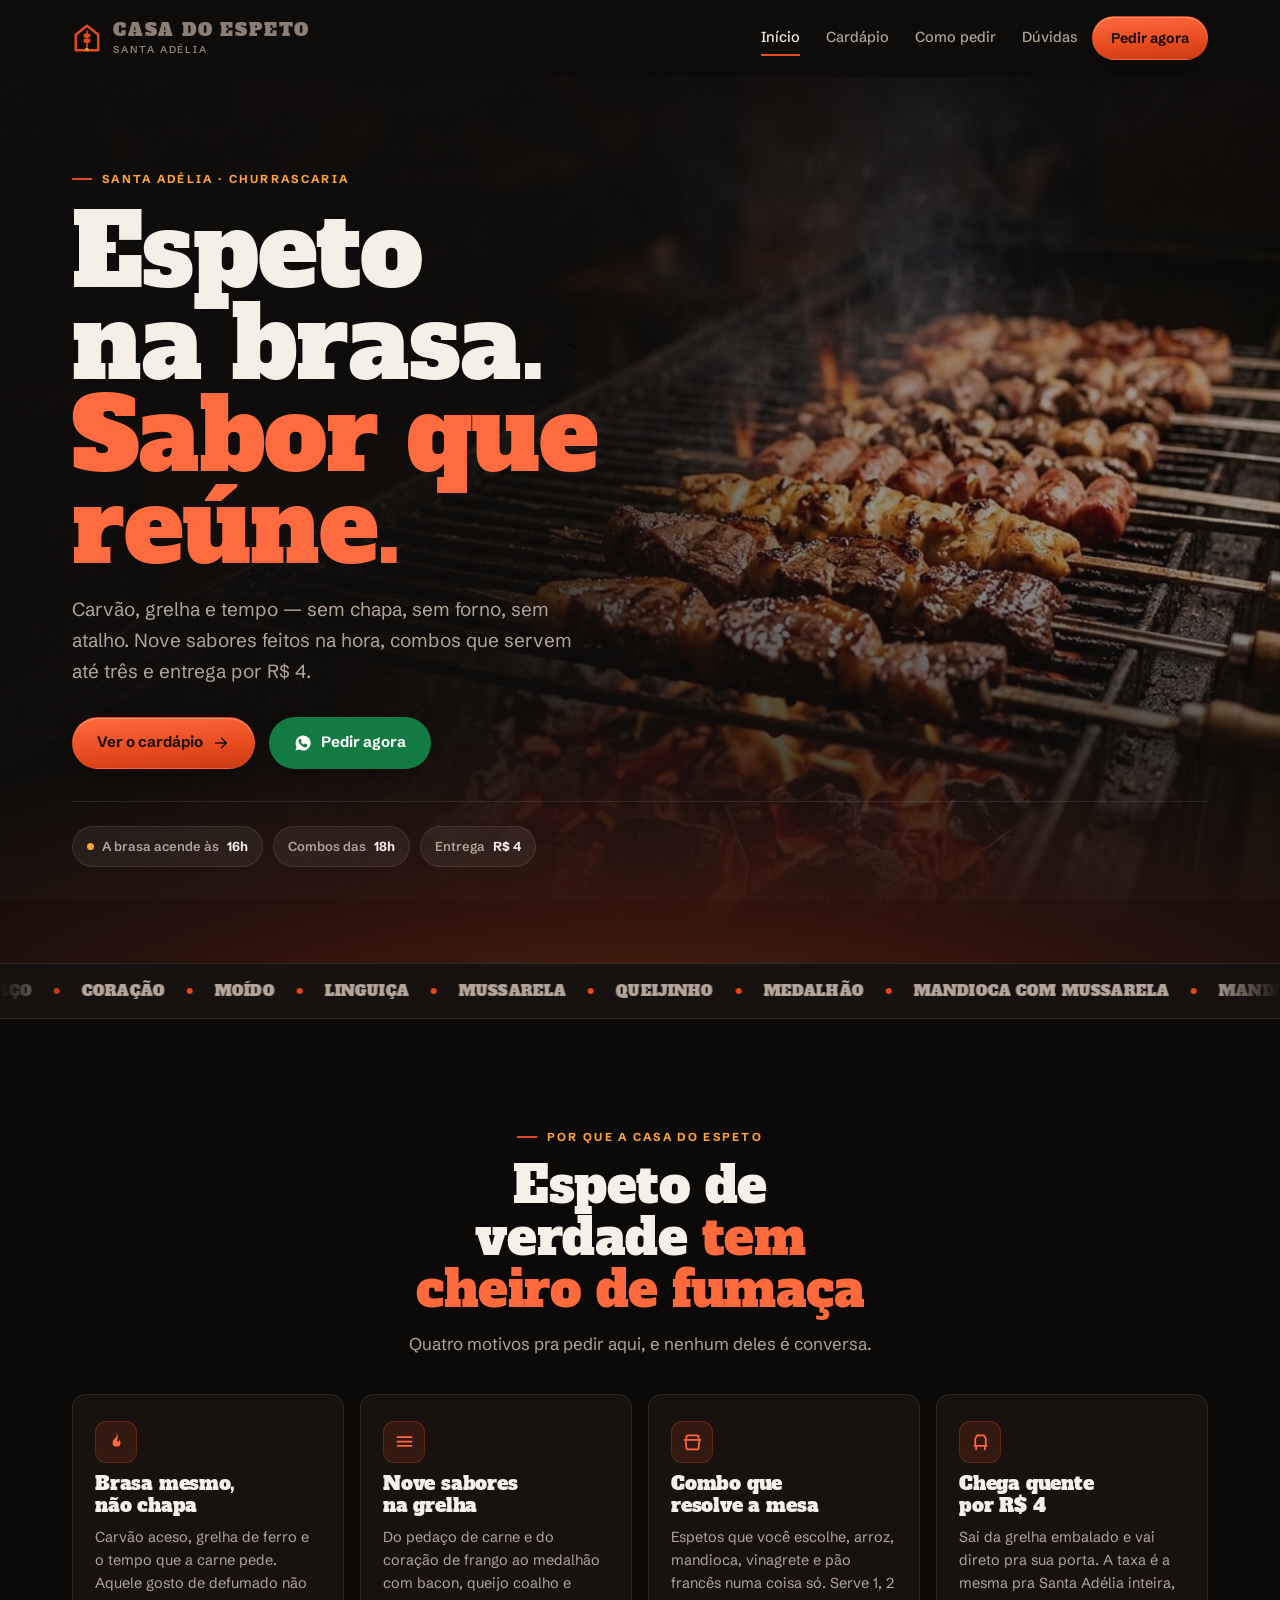
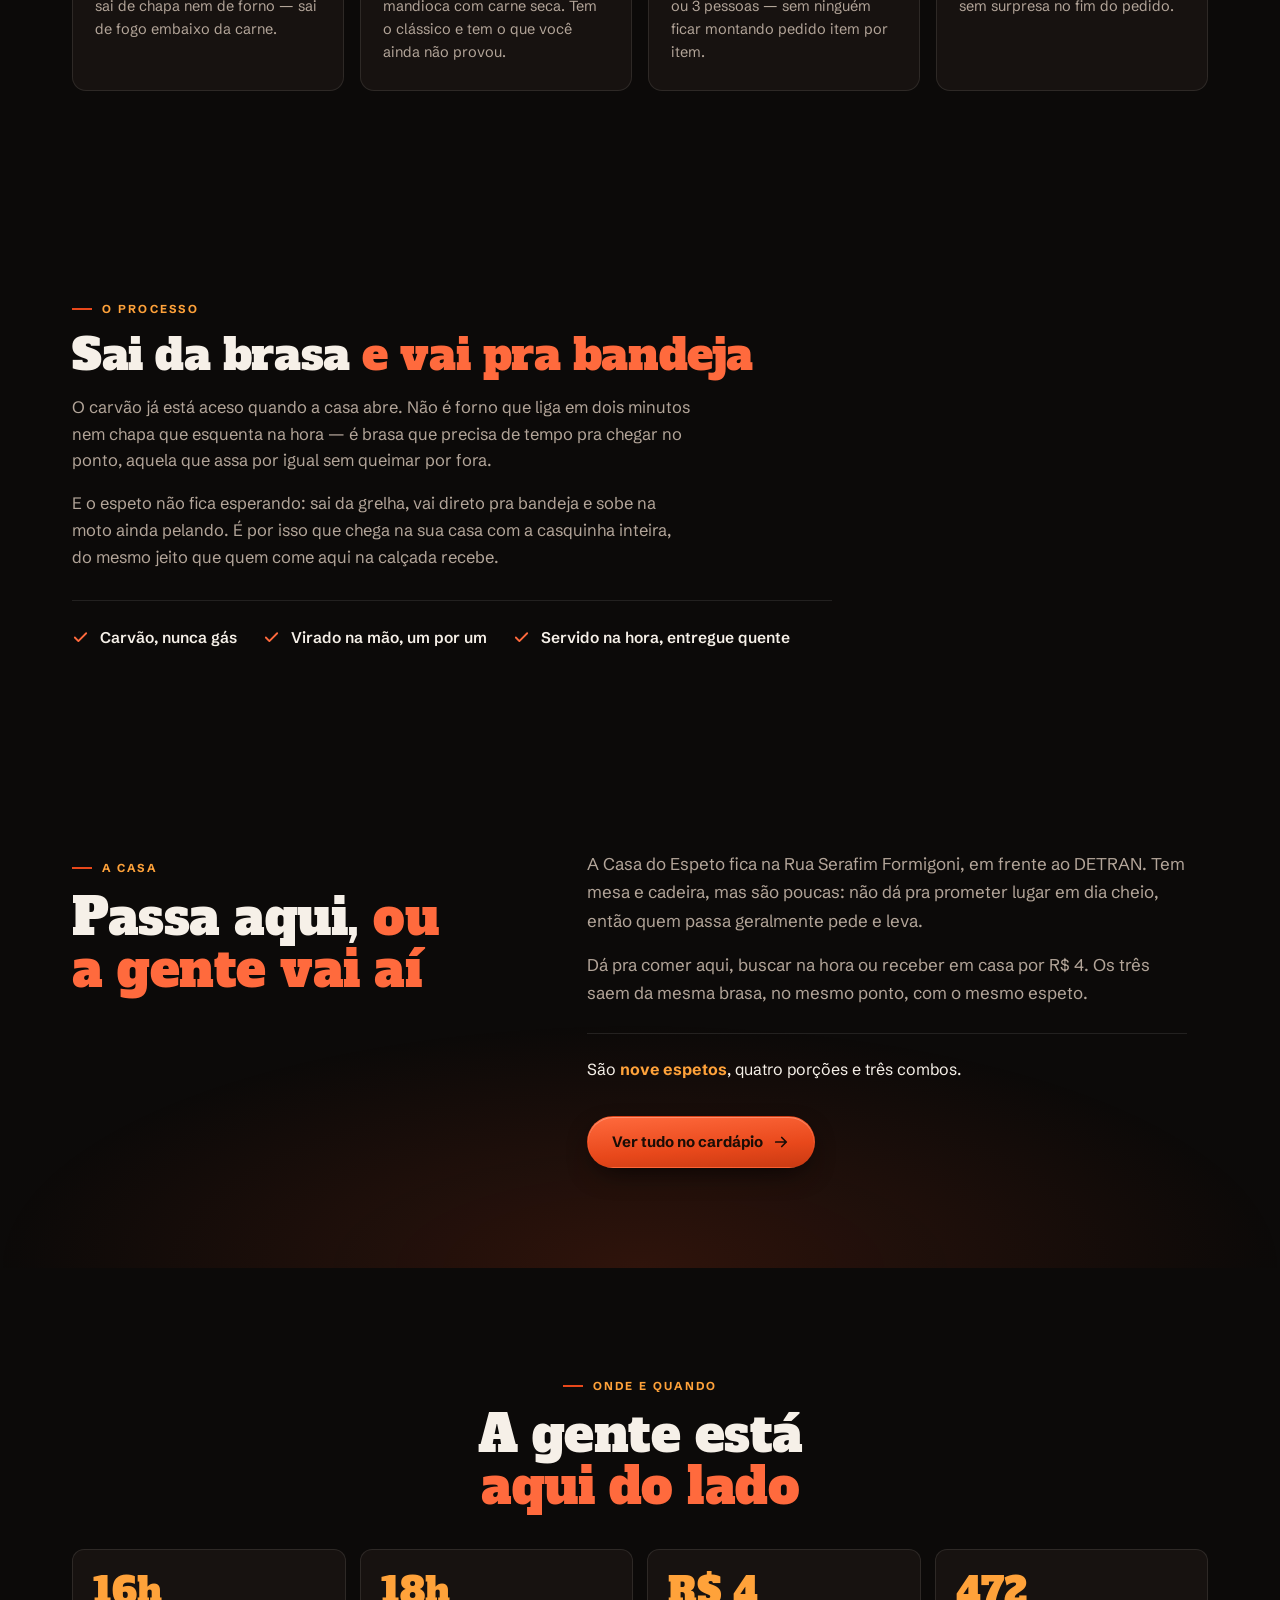
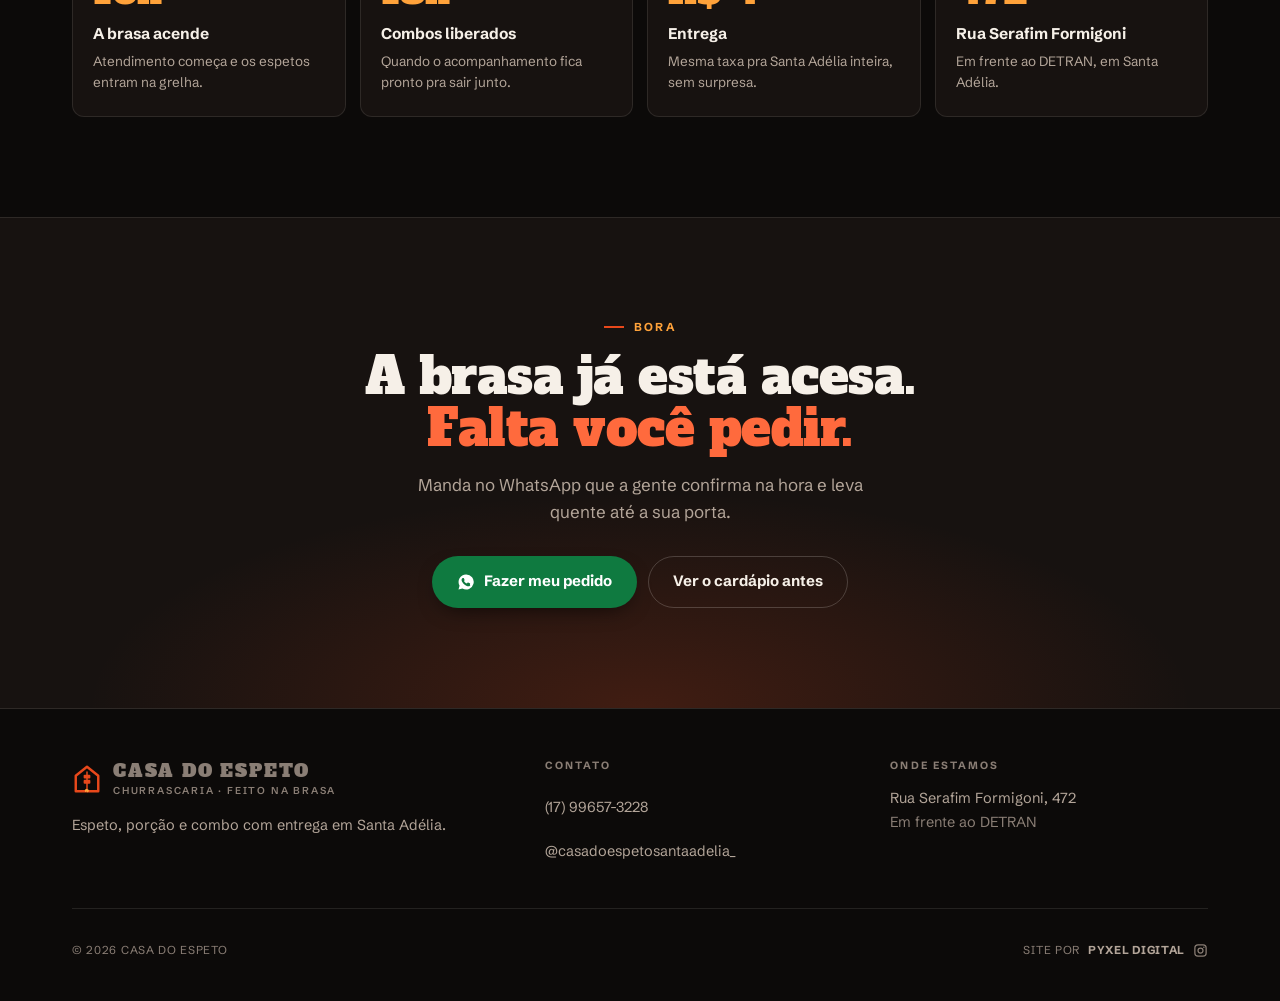
<file: previas/espeto/index.html>
<!DOCTYPE html>
<html lang="pt-BR">
<head>
<meta charset="UTF-8">
<meta name="viewport" content="width=device-width, initial-scale=1">
<title>Casa do Espeto — Espetinho na brasa em Santa Adélia</title>
<meta name="description" content="Espetos na brasa, porções e combos com entrega em Santa Adélia. Atendimento a partir das 16h, combos a partir das 18h. Peça pelo WhatsApp.">
<meta name="theme-color" content="#0C0A09">
<link rel="icon" href="data:image/svg+xml,%3Csvg xmlns='http://www.w3.org/2000/svg' viewBox='0 0 32 32'%3E%3Cpath d='M16 3 28 12.5V29H4V12.5Z' fill='none' stroke='%23E8481B' stroke-width='2.6' stroke-linejoin='round'/%3E%3Cpath d='M16 9v17' stroke='%23E8481B' stroke-width='1.6' stroke-linecap='round'/%3E%3Crect x='12.4' y='11.6' width='7.2' height='4' rx='1.1' fill='%23E8481B'/%3E%3Crect x='12.4' y='17' width='7.2' height='4' rx='1.1' fill='%23E8481B'/%3E%3C/svg%3E">

<!-- PRÉVIA: enquanto a dona não confirmar o cardápio, o Google não entra.

     Se ele indexar uma versão com dado errado, ela sobrevive à correção: a
     página some do índice devagar e a errada continua aparecendo na busca por
     semanas. É o mesmo estrago dos quatro depoimentos inventados que ficaram
     no ar no site da Pyxel.

     AO PUBLICAR DE VERDADE: apague a linha abaixo. Só então o schema.org
     passa a valer, porque noindex manda o Google ignorar a página inteira. -->
<meta name="robots" content="noindex, nofollow">

<meta property="og:type" content="restaurant">
<meta property="og:locale" content="pt_BR">
<meta property="og:title" content="Casa do Espeto — Espetinho na brasa">
<meta property="og:description" content="Espeto na brasa, porção e combo com entrega em Santa Adélia. A partir das 16h.">
<meta property="og:image" content="img/capa-hero.jpg">

<script type="application/ld+json">{
  "@context": "https://schema.org",
  "@type": "Restaurant",
  "name": "Casa do Espeto",
  "description": "Espetos na brasa, porções e combos em Santa Adélia. Entrega, retirada ou no local.",
  "servesCuisine": [
    "Churrasco",
    "Espetinho"
  ],
  "address": {
    "@type": "PostalAddress",
    "streetAddress": "Rua Serafim Formigoni, 472",
    "addressLocality": "Santa Adélia",
    "addressRegion": "SP",
    "addressCountry": "BR"
  },
  "telephone": "+5517996573228",
  "priceRange": "R$ 7 - R$ 110",
  "currenciesAccepted": "BRL",
  "paymentAccepted": "PIX, Débito, Crédito",
  "hasDeliveryMethod": [
    {
      "@type": "DeliveryMethod",
      "name": "Entrega"
    },
    {
      "@type": "DeliveryMethod",
      "name": "Retirada no local"
    }
  ],
  "acceptsReservations": false,
  "hasMenu": {
    "@type": "Menu",
    "name": "Cardápio",
    "hasMenuSection": [
      {
        "@type": "MenuSection",
        "name": "Espetos da casa",
        "hasMenuItem": [
          {
            "@type": "MenuItem",
            "name": "Pedaço",
            "description": "Carne em cubos.",
            "offers": {
              "@type": "Offer",
              "price": "10.00",
              "priceCurrency": "BRL"
            }
          },
          {
            "@type": "MenuItem",
            "name": "Coração",
            "description": "Coração de frango.",
            "offers": {
              "@type": "Offer",
              "price": "10.00",
              "priceCurrency": "BRL"
            }
          },
          {
            "@type": "MenuItem",
            "name": "Moído",
            "description": "Carne moída temperada.",
            "offers": {
              "@type": "Offer",
              "price": "10.00",
              "priceCurrency": "BRL"
            }
          },
          {
            "@type": "MenuItem",
            "name": "Linguiça",
            "description": "Linguiça suína.",
            "offers": {
              "@type": "Offer",
              "price": "10.00",
              "priceCurrency": "BRL"
            }
          },
          {
            "@type": "MenuItem",
            "name": "Mussarela",
            "description": "Queijo mussarela.",
            "offers": {
              "@type": "Offer",
              "price": "10.00",
              "priceCurrency": "BRL"
            }
          },
          {
            "@type": "MenuItem",
            "name": "Queijinho",
            "description": "Queijo coalho.",
            "offers": {
              "@type": "Offer",
              "price": "12.00",
              "priceCurrency": "BRL"
            }
          },
          {
            "@type": "MenuItem",
            "name": "Medalhão",
            "description": "Frango com bacon.",
            "offers": {
              "@type": "Offer",
              "price": "12.00",
              "priceCurrency": "BRL"
            }
          },
          {
            "@type": "MenuItem",
            "name": "Mandioca com mussarela",
            "offers": {
              "@type": "Offer",
              "price": "12.00",
              "priceCurrency": "BRL"
            }
          },
          {
            "@type": "MenuItem",
            "name": "Mandioca com carne seca",
            "offers": {
              "@type": "Offer",
              "price": "12.00",
              "priceCurrency": "BRL"
            }
          }
        ]
      },
      {
        "@type": "MenuSection",
        "name": "Porções",
        "hasMenuItem": [
          {
            "@type": "MenuItem",
            "name": "Arroz",
            "description": "Porção média.",
            "offers": {
              "@type": "Offer",
              "price": "10.00",
              "priceCurrency": "BRL"
            }
          },
          {
            "@type": "MenuItem",
            "name": "Mandioca",
            "description": "Frita, dourada por fora.",
            "offers": [
              {
                "@type": "Offer",
                "name": "Pequena",
                "price": "7.00",
                "priceCurrency": "BRL"
              },
              {
                "@type": "Offer",
                "name": "Média",
                "price": "10.00",
                "priceCurrency": "BRL"
              },
              {
                "@type": "Offer",
                "name": "Grande",
                "price": "15.00",
                "priceCurrency": "BRL"
              }
            ]
          },
          {
            "@type": "MenuItem",
            "name": "Torresmo",
            "description": "Pele estalada.",
            "offers": [
              {
                "@type": "Offer",
                "name": "Média",
                "price": "11.00",
                "priceCurrency": "BRL"
              },
              {
                "@type": "Offer",
                "name": "Grande",
                "price": "22.00",
                "priceCurrency": "BRL"
              }
            ]
          },
          {
            "@type": "MenuItem",
            "name": "Folhas",
            "description": "Folhas verdes frescas.",
            "offers": {
              "@type": "Offer",
              "price": "7.00",
              "priceCurrency": "BRL"
            }
          }
        ]
      },
      {
        "@type": "MenuSection",
        "name": "Combos",
        "hasMenuItem": [
          {
            "@type": "MenuItem",
            "name": "Combo Solteiro",
            "description": "2 espetos à sua escolha, porção pequena de arroz, mandioca, vinagrete e pão francês.",
            "offers": {
              "@type": "Offer",
              "price": "35.00",
              "priceCurrency": "BRL"
            }
          },
          {
            "@type": "MenuItem",
            "name": "Combo Jantinha",
            "description": "4 espetos à sua escolha, porção média de arroz, mandioca, vinagrete e pão francês.",
            "offers": {
              "@type": "Offer",
              "price": "55.00",
              "priceCurrency": "BRL"
            }
          },
          {
            "@type": "MenuItem",
            "name": "Combo Churrasco",
            "description": "6 espetos à sua escolha, porção grande de arroz, mandioca, torresmo, folhas, vinagrete, farofa da casa e pão francês.",
            "offers": {
              "@type": "Offer",
              "price": "110.00",
              "priceCurrency": "BRL"
            }
          }
        ]
      }
    ]
  },
  "sameAs": [
    "https://instagram.com/casadoespetosantaadelia_"
  ]
}</script>

<link rel="preconnect" href="https://fonts.googleapis.com">
<link rel="preconnect" href="https://fonts.gstatic.com" crossorigin>
<link href="https://fonts.googleapis.com/css2?family=Alfa+Slab+One&family=Schibsted+Grotesk:wght@400;500;600;700&display=swap" rel="stylesheet">
<link rel="preload" as="image" href="img/capa-hero.jpg" fetchpriority="high">

<style>
/* ═══════════════════════════════════════════════════════════════
   CASA DO ESPETO

   Espeto é comida de NOITE — de rua, de calçada, de brasa acesa no
   escuro. Fundo carvão, e a brasa como única fonte de luz da página:
   cada seção tem um halo quente subindo da base, como grelha acesa
   por trás. É o que faz a foto da carne brilhar em vez de boiar.

   Display em Alfa Slab One: slab pesada tem cara de placa pintada à
   mão de espetinho, e não é a Oswald que todo site do ramo usa.

   A logo é SVG desenhado, não imagem: a doc do projeto exige que ela
   funcione em uma cor só e legível a 40px. Vetor resolve os dois, e
   ainda serve de favicon e de ícone da tela de troca.
   ═══════════════════════════════════════════════════════════════ */

:root{
  --carvao:#0C0A09; --carvao-2:#171210; --carvao-3:#221A16; --carvao-4:#2E2420;
  --osso:#F6F0E8; --osso-2:#B3A599; --osso-3:#8A7E75;

  --brasa:#E8481B; --brasa-cl:#FF6A3D; --chama:#FFA23A;
  /* A brasa é clara demais para texto branco (3,9:1, reprova em AA no
     botão que fecha pedido). O rótulo vira carvão quente: 4,9:1, e a
     laranja continua acesa. */
  --sobre-brasa:#1A0D06;
  /* O verde de marca do WhatsApp com branco dá 4,3:1. Escurecido, 5,4:1. */
  --zap:#0F7A40; --zap-cl:#13934E;

  --linha:rgba(246,240,232,.10);
  --linha-2:rgba(246,240,232,.20);

  --display:"Alfa Slab One","Rockwell",Georgia,serif;
  --corpo:"Schibsted Grotesk",system-ui,-apple-system,sans-serif;

  --r:12px; --max:1180px;
  --ease:cubic-bezier(.16,1,.3,1);
  --mola:cubic-bezier(.34,1.5,.64,1);

  /* Movimento como multiplicador, nunca interruptor. */
  --mov:1;
}

*{margin:0;padding:0;box-sizing:border-box}
a,button,[role=button],[role=tab]{touch-action:manipulation}
::selection{background:var(--brasa);color:#fff}

html{scroll-behavior:smooth;scroll-padding-top:92px;-webkit-text-size-adjust:100%}
body{background:var(--carvao);color:var(--osso);font-family:var(--corpo);
  font-size:16.5px;line-height:1.62;-webkit-font-smoothing:antialiased;
  overflow-x:hidden;position:relative}

body::before{
  content:"";position:fixed;inset:0;z-index:200;pointer-events:none;opacity:.04;
  background-image:url("data:image/svg+xml,%3Csvg xmlns='http://www.w3.org/2000/svg' width='140' height='140'%3E%3Cfilter id='n'%3E%3CfeTurbulence type='fractalNoise' baseFrequency='.9' numOctaves='3' stitchTiles='stitch'/%3E%3C/filter%3E%3Crect width='140' height='140' filter='url(%23n)'/%3E%3C/svg%3E");
}

img{display:block;max-width:100%}
a{color:inherit;text-decoration:none}
button{font:inherit;color:inherit;background:none;border:none;cursor:pointer}
:focus-visible{outline:3px solid var(--chama);outline-offset:3px;border-radius:6px}
h1,h2,h3{font-family:var(--display);font-weight:400;line-height:1.04;letter-spacing:-.01em;text-wrap:balance}
.env{width:100%;max-width:var(--max);margin-inline:auto;padding-inline:22px}
.tab{font-variant-numeric:tabular-nums}

.rot{font-size:11.5px;font-weight:700;letter-spacing:.2em;text-transform:uppercase;
  color:var(--chama);display:inline-flex;align-items:center;gap:10px}
.rot::before{content:"";width:20px;height:2px;background:var(--brasa);flex:none}
.rot.meio{justify-content:center}

.rv{opacity:1}
.js .rv{opacity:0;transform:translateY(calc(24px * var(--mov)));
  transition:opacity calc(.7s * var(--mov)) var(--ease),transform calc(.7s * var(--mov)) var(--ease)}
.js .rv.vem{opacity:1;transform:none}

/* ══════════ LOGO ══════════ */
/* Só `color` fica aqui. Todo o resto do desenho vive como atributo
   dentro do próprio <symbol>, e a razão é uma armadilha do SVG: <use>
   clona o símbolo num shadow DOM, e seletor CSS de fora não alcança o
   que está lá dentro. A primeira versão pintava a logo por
   `.logo .telhado{...}` — regra que nunca se aplicava, então os paths
   caíam no padrão do SVG (`fill:black`) e a marca saía preta.
   `color` é herdável e atravessa, então `currentColor` funciona. */
.logo{color:var(--brasa);flex:none}

/* ══════════ BOTÕES ══════════ */
.bt{display:inline-flex;align-items:center;justify-content:center;gap:9px;
  min-height:52px;padding:0 24px;border-radius:99px;font-weight:700;font-size:15px;
  white-space:nowrap;border:1px solid transparent;
  transition:transform .2s var(--ease),background-color .2s var(--ease),
             box-shadow .28s var(--ease),border-color .2s var(--ease),color .2s var(--ease)}
.bt:hover{transform:translateY(calc(-2px * var(--mov)))}
.bt:active{transform:scale(.975);transition-duration:.07s}
.bt svg{width:18px;height:18px;flex:none}
.bt-1{background:linear-gradient(176deg,var(--brasa-cl),var(--brasa) 62%,#C93A12);
  color:var(--sobre-brasa);
  box-shadow:0 10px 28px -10px rgba(0,0,0,.85),inset 0 1px 0 rgba(255,255,255,.28)}
.bt-1:hover{box-shadow:0 16px 40px -12px rgba(0,0,0,.9),inset 0 1px 0 rgba(255,255,255,.4)}
.bt-zap{background:var(--zap);color:#fff;box-shadow:0 8px 22px -10px rgba(0,0,0,.8)}
.bt-zap:hover{background:var(--zap-cl)}
.bt-2{background:transparent;color:var(--osso);border-color:var(--linha-2)}
.bt-2:hover{border-color:var(--osso);background:rgba(246,240,232,.06)}
.bt-peq{min-height:44px;padding:0 18px;font-size:14px}

/* ══════════ TELA DE TROCA ══════════
   Some antes de virar espera: 420ms cheios. Ela existe para dar
   continuidade entre uma aba e outra — não para simular carregamento
   que não está acontecendo. */
.troca{
  position:fixed;inset:0;z-index:150;display:grid;place-items:center;
  background:rgba(12,10,9,.94);backdrop-filter:blur(6px);-webkit-backdrop-filter:blur(6px);
  opacity:0;visibility:hidden;
  transition:opacity calc(.24s * var(--mov)) var(--ease),visibility calc(.24s * var(--mov));
}
.troca.on{opacity:1;visibility:visible}
.troca-in{display:flex;flex-direction:column;align-items:center;gap:16px}
.troca .logo{width:56px;height:56px;animation:pulsa 1.05s var(--ease) infinite}
@keyframes pulsa{0%,100%{opacity:.5;transform:scale(.94)}50%{opacity:1;transform:scale(1)}}
.troca-txt{font-size:11.5px;font-weight:700;letter-spacing:.2em;text-transform:uppercase;color:var(--osso-3)}
.troca-barra{width:130px;height:3px;border-radius:99px;overflow:hidden;background:rgba(246,240,232,.12)}
.troca-barra i{display:block;height:100%;width:42%;border-radius:99px;background:var(--brasa);
  animation:corre .9s var(--ease) infinite}
@keyframes corre{0%{transform:translateX(-110%)}100%{transform:translateX(340%)}}

/* ══════════ CABEÇALHO ══════════ */
.topo{position:sticky;top:0;z-index:100;background:rgba(12,10,9,.82);
  backdrop-filter:blur(18px) saturate(160%);-webkit-backdrop-filter:blur(18px) saturate(160%);
  border-bottom:1px solid transparent;
  transition:border-color .3s var(--ease),background-color .3s var(--ease)}
.topo.rolou{border-bottom-color:var(--linha);background:rgba(12,10,9,.96)}
.topo-in{display:flex;align-items:center;gap:14px;height:76px;
  max-width:var(--max);margin-inline:auto;padding-inline:22px}
.marca{display:flex;align-items:center;gap:11px;min-height:44px}
.marca .logo{width:30px;height:30px}
.marca b{font-family:var(--display);font-size:18px;font-weight:400;line-height:1;display:block}
.marca span{display:block;font-size:10px;font-weight:600;letter-spacing:.18em;
  text-transform:uppercase;color:var(--osso-3);margin-top:3px}
.topo nav:not(.nav-cel){margin-left:auto;display:none;gap:26px;align-items:center}
/* O :not(.nav-cel) existe porque a barra de secoes do celular TAMBEM e um
   <nav> dentro do cabecalho, e o seletor descendente pegava os chips dela.
   O sintoma foi o Joao ver um risco laranja embaixo de cada chip: e o
   sublinhado do menu de desktop, que o ::after desenha e o .ativo revela.
   Terceira vez hoje que seletor descendente alcanca mais do que devia neste
   cabecalho. */
.topo nav:not(.nav-cel) a{font-size:14.5px;font-weight:500;color:var(--osso-2);padding-block:10px;
  position:relative;transition:color .2s var(--ease)}
.topo nav:not(.nav-cel) a::after{content:"";position:absolute;left:0;right:0;bottom:4px;height:2px;
  background:var(--brasa);transform:scaleX(0);transform-origin:left;transition:transform .3s var(--ease)}
.topo nav:not(.nav-cel) a:hover{color:var(--osso)}
.topo nav:not(.nav-cel) a:hover::after{transform:scaleX(1)}
.topo .bt{margin-left:auto}
.topo nav:not(.nav-cel) ~ .bt{margin-left:0}
@media(min-width:940px){.topo nav:not(.nav-cel){display:flex}}
/* Aqui estava `.marca span{display:none}`, e a intenção era esconder só o
   "Santa Adélia" abaixo do nome, para o cabeçalho não estufar em tela
   estreita. Só que o seletor pega DOIS spans: o de fora, que embrulha tudo,
   e o de dentro, com a cidade. Escondendo o de fora, sumia o nome da casa
   junto, e no celular sobrava a casinha sozinha no canto sem dizer de quem
   é o site. O João viu: "na logo ali em cima coloca o nome".

   O `>` limita ao span de dentro. E abaixo de 360px o nome quebraria em duas
   linhas e empurraria o cabeçalho, então lá ele encolhe um degrau em vez de
   desaparecer: nome menor ainda é nome, ausência não é. */
@media(max-width:420px){
  .marca > span > span{display:none}
}
@media(max-width:359px){
  .marca b{font-size:16px}
  .marca .logo{width:26px;height:26px}
}

/* ── Aperto do celular ──────────────────────────────────────────────
   O João: "parece que tudo está muito apertado, parece até que minha tela
   está pequena". Medido em 390x844, ele estava certo e a causa era eu:

     topo 131px  (76 da linha da marca + 54 da faixa de seções que entrou hoje)
     barra  71px
     ------------
     202px de 844, ou seja 24% da tela ocupada por navegação fixa.

   Sobrava 642px para o conteúdo, e é isso que dá a sensação de tela pequena.

   Três cortes, nenhum deles tira função:

   1. O "Pedir agora" do topo SAI no celular. Ele e o "Fazer pedido" da barra
      de baixo abrem o mesmo WhatsApp com o mesmo texto. Dois botões para a
      mesma ação, um deles no canto que o polegar não alcança. Fica o de
      baixo, que é onde a mão está.
   2. A linha da marca desce de 76px para 58px. A logo tem 30px e o alvo de
      toque continua com 44px, então nada encolhe além do ar.
   3. A faixa de seções fica mais rente. O chip mantém os 44px de altura, que
      é o mínimo que o dedo acerta; o que sai é padding em volta.

   Resultado medido: 202px de cromo viram 158px, e o conteúdo ganha 44px. */
@media(max-width:939px){
  .topo-in{height:58px;gap:10px}
  .topo-in > .bt{display:none}
  .topo .nav-cel{padding-bottom:8px;gap:8px}
}

/* ══════════ TELAS ══════════
   Cada tela é uma página em si. A inicial só apresenta a casa; quem
   quer preço clica no menu e vai para o cardápio. Ninguém precisa
   rolar vitrine inteira para descobrir o que é o lugar.

   As telas escondidas ficam no DOM (`hidden`, não removidas), então o
   buscador continua lendo o cardápio e o link direto por hash funciona. */
.tela[hidden]{display:none}
.tela{animation:entraTela calc(.44s * var(--mov)) var(--ease) both}
@keyframes entraTela{from{opacity:0;transform:translateY(16px)}}
.topo nav:not(.nav-cel) a.ativo{color:var(--osso)}
.topo nav:not(.nav-cel) a.ativo::after{transform:scaleX(1)}

/* Navegação do celular: some exatamente onde o nav do topo aparece, para
   nunca existirem os dois ao mesmo tempo. O desenho é o das abas do
   cardápio, então quem já usou uma reconhece a outra.

   Rola na horizontal porque "Como pedir" e "Dúvidas" não cabem lado a lado
   em 320px, e cortar rótulo para caber é pior que deixar rolar. Os 46px de
   altura são o alvo de toque, não estética. */
.topo .nav-cel{display:flex;gap:6px;padding:0 14px 10px;overflow-x:auto;scrollbar-width:none;
  -webkit-overflow-scrolling:touch}
.topo .nav-cel::-webkit-scrollbar{display:none}
.topo .nav-cel a{display:inline-flex;align-items:center;min-height:44px;padding:0 16px;
  border-radius:99px;font-size:14px;font-weight:700;white-space:nowrap;
  color:var(--osso-3);background:var(--carvao-2);border:1px solid var(--linha);
  transition:color .22s var(--ease),background-color .22s var(--ease),border-color .22s var(--ease)}
.topo .nav-cel a.ativo{color:var(--sobre-brasa);background:var(--brasa);border-color:var(--brasa)}
/* respiro nas pontas: sem isto o primeiro e o último chip nascem colados na
   borda da tela e parecem cortados */
.topo .nav-cel a:first-child{margin-inline-start:0}
.topo .nav-cel a:last-child{margin-inline-end:14px}
@media(min-width:940px){.topo .nav-cel{display:none}}

/* ══════════ ABERTURA ══════════ */
.capa{position:relative;overflow:hidden;padding:60px 0 68px}
@media(min-width:900px){.capa{padding:84px 0 96px}}
.capa-foto{position:absolute;inset:0;z-index:0}
.capa-foto img{width:100%;height:100%;object-fit:cover;object-position:58% 50%}
.capa-foto::after{content:"";position:absolute;inset:0;
  background:
    radial-gradient(120% 68% at 50% 118%, rgba(232,72,27,.42) 0%, rgba(232,72,27,.12) 42%, transparent 70%),
    linear-gradient(100deg, rgba(12,10,9,.96) 0%, rgba(12,10,9,.88) 34%, rgba(12,10,9,.46) 64%, rgba(12,10,9,.34) 100%),
    linear-gradient(180deg, rgba(12,10,9,.82) 0%, transparent 26%, transparent 52%, var(--carvao) 96%)}
.capa .env{position:relative;z-index:2}
/* A entrelinha era .92, ou seja MENOR que a própria letra: em 390px o título
   tem 44px de fonte e as linhas ficavam a 40px uma da outra. Em fonte fina
   isso até passa; em Alfa Slab One, que é serifa grossa, as hastes de uma
   linha encostam nas da linha de baixo e o bloco vira uma mancha. Foi o que
   o João viu: "parece que tudo está muito apertado".

   .92 continua valendo no tamanho grande, onde o título tem poucas palavras
   por linha e o aperto é o efeito desejado. O que muda é o celular, onde a
   mesma frase quebra em quatro linhas e precisa de ar entre elas. */
.capa h1{font-size:clamp(44px,10vw,100px);line-height:.92;margin-top:18px;max-width:11ch}
@media(max-width:700px){
  .capa h1{line-height:1.04;max-width:none}
  /* o hero tem 759px de altura numa tela útil de 731: devolver parte do ar
     que a entrelinha consumiu evita que ele cresça ainda mais */
  .capa{padding:44px 0 52px}
}
.capa h1 em{font-style:normal;color:var(--brasa-cl);display:block}
.capa p.sub{font-size:clamp(16.5px,2vw,19px);color:var(--osso-2);max-width:42ch;margin-top:20px}
.capa-bts{display:flex;gap:14px;flex-wrap:wrap;margin-top:30px}
.selos{display:flex;gap:10px;flex-wrap:wrap;margin-top:32px;padding-top:24px;border-top:1px solid var(--linha)}
.selo{display:inline-flex;align-items:center;gap:8px;font-size:13px;font-weight:600;color:var(--osso-2);
  background:rgba(246,240,232,.06);border:1px solid var(--linha);padding:9px 14px;border-radius:99px}
.selo b{color:var(--osso);font-weight:700}
.selo .ponto{width:7px;height:7px;border-radius:50%;background:var(--chama);flex:none}
.js .capa-txt > *{opacity:0;transform:translateY(calc(22px * var(--mov)));
  transition:opacity calc(.8s * var(--mov)) var(--ease),transform calc(.8s * var(--mov)) var(--ease)}
.js .capa.abre .capa-txt > *{opacity:1;transform:none}
.js .capa.abre .capa-txt > :nth-child(1){transition-delay:.05s}
.js .capa.abre .capa-txt > :nth-child(2){transition-delay:.14s}
.js .capa.abre .capa-txt > :nth-child(3){transition-delay:.26s}
.js .capa.abre .capa-txt > :nth-child(4){transition-delay:.36s}
.js .capa.abre .capa-txt > :nth-child(5){transition-delay:.46s}

/* ══════════ FAIXA CORRENTE ══════════ */
.faixa{position:relative;overflow:hidden;background:var(--carvao-2);border-block:1px solid var(--linha)}
.pista{display:flex;width:max-content;will-change:transform}
.pista .bloco{display:flex;align-items:center;flex:none}
.pista b{font-family:var(--display);font-size:15px;font-weight:400;text-transform:uppercase;
  color:var(--osso-2);white-space:nowrap;padding-block:15px;padding-inline:22px;letter-spacing:.01em}
.pista i{width:6px;height:6px;border-radius:50%;background:var(--brasa);flex:none}
.faixa::before,.faixa::after{content:"";position:absolute;top:0;bottom:0;width:70px;z-index:2;pointer-events:none}
.faixa::before{left:0;background:linear-gradient(90deg,var(--carvao-2),transparent)}
.faixa::after{right:0;background:linear-gradient(270deg,var(--carvao-2),transparent)}

/* ══════════ SEÇÕES ══════════ */
.sec{position:relative;padding:74px 0}
@media(min-width:900px){.sec{padding:100px 0}}
.sec.brasa::before{content:"";position:absolute;left:0;right:0;bottom:0;height:340px;z-index:0;
  pointer-events:none;
  background:radial-gradient(70% 100% at 50% 100%, rgba(232,72,27,.16) 0%, transparent 72%)}
.sec > .env{position:relative;z-index:1}
.cab{max-width:56ch;margin-bottom:36px}
.cab.meio{margin-inline:auto;text-align:center}
.cab h2{font-size:clamp(30px,5.4vw,50px);margin-top:14px}
.cab h2 em{font-style:normal;color:var(--brasa-cl)}
.cab p{font-size:17px;color:var(--osso-2);margin-top:14px}

/* ══════════ POR QUE AQUI ══════════ */
.motivos{display:grid;gap:16px}
@media(min-width:640px){.motivos{grid-template-columns:repeat(2,1fr)}}
@media(min-width:1020px){.motivos{grid-template-columns:repeat(4,1fr)}}
.motivo{padding:26px 22px;border-radius:14px;background:var(--carvao-2);
  border:1px solid var(--linha);display:flex;flex-direction:column;gap:10px;
  transition:border-color .3s var(--ease),transform .35s var(--ease),background-color .3s var(--ease)}
.motivo:hover{border-color:var(--linha-2);background:var(--carvao-3);
  transform:translateY(calc(-4px * var(--mov)))}
.motivo .ico{width:42px;height:42px;border-radius:11px;display:grid;place-items:center;
  background:rgba(232,72,27,.14);border:1px solid rgba(232,72,27,.26);color:var(--brasa-cl)}
.motivo .ico svg{width:21px;height:21px}
.motivo h3{font-size:19px;line-height:1.15}
.motivo p{font-size:14.5px;color:var(--osso-2);line-height:1.58}

.chamada-porque{display:flex;align-items:center;gap:18px;flex-wrap:wrap;
  justify-content:center;text-align:center;margin-top:34px;padding-top:28px;
  border-top:1px solid var(--linha)}
.chamada-porque p{font-size:16.5px;color:var(--osso-2);margin:0}
.chamada-porque b{color:var(--chama);font-weight:700}

/* ══════════ A BRASA ══════════ */
.brasa-bloco{display:grid;gap:32px;align-items:center}
@media(min-width:900px){.brasa-bloco{grid-template-columns:1fr 1fr;gap:56px}}
.brasa-foto{margin:0;border-radius:16px;overflow:hidden;position:relative;
  border:1px solid var(--linha);background:var(--carvao-3)}
.brasa-foto img{width:100%;height:100%;object-fit:cover;aspect-ratio:4/3;
  transition:transform .9s var(--ease)}
.brasa-foto:hover img{transform:scale(calc(1 + .04 * var(--mov)))}
.brasa-foto::after{content:"";position:absolute;inset:0;pointer-events:none;
  background:radial-gradient(85% 55% at 50% 112%, rgba(232,72,27,.34), transparent 72%)}
.brasa-txt h2{font-size:clamp(28px,4.6vw,44px);margin-top:14px}
.brasa-txt h2 em{font-style:normal;color:var(--brasa-cl)}
.brasa-txt p{color:var(--osso-2);margin-top:16px;max-width:52ch}
/* A seção do processo perdeu a foto: o João disse "essa foto nem vou colocar
   aí não". Com a foto fora, o grid de duas colunas deixava metade da tela
   vazia, então o bloco vira coluna única.

   E aproveita para atacar o defeito que o teste de composição do metodo.md
   apontou: as seis seções da home tinham TODAS 1180px de largura, que é
   pilha, não composição, e foi assim que o Honorato foi pego. Esta fica mais
   estreita de propósito. O texto para em 62ch, dentro da faixa de 45 a 75.

   Os três selos saem da coluna e viram uma linha larga embaixo: sem a foto
   eles ficariam empilhados num canto, e assim usam o espaço que sobrou e
   quebram o ritmo em vez de virar mais uma lista vertical. */
.brasa-bloco.sem-foto{grid-template-columns:1fr;max-width:760px}
@media(min-width:900px){
  .brasa-bloco.sem-foto{grid-template-columns:1fr;gap:0}
}
.sem-foto .brasa-txt p{max-width:62ch}
.sem-foto .lista-brasa{flex-direction:row;flex-wrap:wrap;gap:12px 26px;margin-top:30px;
  padding-top:24px;border-top:1px solid var(--linha)}

.lista-brasa{list-style:none;display:flex;flex-direction:column;gap:11px;margin-top:24px}
.lista-brasa li{display:flex;align-items:center;gap:11px;font-size:15.5px;font-weight:600}
.lista-brasa svg{width:17px;height:17px;color:var(--brasa-cl);flex:none}

/* ══════════ A CASA ══════════
   Aqui ficava o mosaico de cinco fotos. Ele saiu, e junto saiu o CSS dele:
   estilo de componente que ninguém mais usa vira peso morto que a próxima
   pessoa lê achando que está em uso.

   No lugar entra texto, e o layout é assimétrico DE PROPÓSITO. As duas
   seções vizinhas são densas (uma grade de quatro em cima, outra embaixo),
   então esta precisa respirar, senão a página vira pilha. O título fica
   numa coluna estreita à esquerda e o texto na larga à direita: escala e
   alinhamento diferentes do resto, que é o que o metodo.md pede quando
   fala em variar ritmo em vez de empilhar blocos iguais.

   A medida de linha do parágrafo é 60ch, dentro da faixa de 45 a 75 que o
   método manda. Acima disso o olho perde a linha na volta. */
.casa-bloco{display:grid;gap:22px}
@media(min-width:900px){
  .casa-bloco{grid-template-columns:minmax(0,.85fr) minmax(0,1.15fr);gap:56px;align-items:start}
  .casa-bloco .cab{margin-bottom:0;position:sticky;top:96px}
}
.casa-txt p{font-size:17px;line-height:1.65;color:var(--osso-2);max-width:60ch;margin:0 0 16px}
.casa-txt .casa-conta{color:var(--osso);font-size:16px;margin-top:26px;padding-top:22px;
  border-top:1px solid var(--linha)}
.casa-txt .casa-conta b{color:var(--chama);font-weight:700}
.casa-txt .bt{margin-top:18px}

/* ══════════ ONDE E QUANDO ══════════ */
.quando{display:grid;gap:14px;grid-template-columns:repeat(2,1fr)}
@media(min-width:900px){.quando{grid-template-columns:repeat(4,1fr)}}
.quando-item{padding:24px 20px;border-radius:12px;background:var(--carvao-2);
  border:1px solid var(--linha);display:flex;flex-direction:column;gap:5px;
  transition:border-color .3s var(--ease),transform .3s var(--ease)}
.quando-item:hover{border-color:var(--linha-2);transform:translateY(calc(-4px * var(--mov)))}
.quando-item .q-n{font-family:var(--display);font-size:clamp(28px,3.6vw,36px);
  line-height:1;color:var(--chama)}
.quando-item b{font-size:15.5px;font-weight:700;margin-top:6px}
.quando-item span:last-child{font-size:13.5px;color:var(--osso-2);line-height:1.5}

/* ══════════ FECHO ══════════ */
.fecho{text-align:center;border-block:1px solid var(--linha);background:var(--carvao-2);
  position:relative;overflow:hidden}
.fecho::before{content:"";position:absolute;left:0;right:0;bottom:0;height:300px;z-index:0;
  pointer-events:none;
  background:radial-gradient(60% 100% at 50% 100%, rgba(232,72,27,.2) 0%, transparent 72%)}
.fecho .env{position:relative;z-index:1}
.fecho h2{font-size:clamp(28px,5.2vw,50px);max-width:18ch;margin:14px auto 0}
.fecho h2 em{font-style:normal;color:var(--brasa-cl)}
.fecho p{font-size:17px;color:var(--osso-2);max-width:48ch;margin:16px auto 0}
.fecho-bts{display:flex;gap:11px;justify-content:center;flex-wrap:wrap;margin-top:30px}

/* ══════════ ABAS DO CARDÁPIO ══════════ */
.abas{display:flex;gap:6px;padding:5px;background:var(--carvao-2);border:1px solid var(--linha);
  border-radius:99px;margin-bottom:32px;overflow-x:auto;scrollbar-width:none}
.abas::-webkit-scrollbar{display:none}
.aba{display:inline-flex;align-items:center;gap:8px;min-height:46px;padding:0 20px;
  border-radius:99px;font-weight:700;font-size:14.5px;color:var(--osso-3);white-space:nowrap;
  transition:color .22s var(--ease),background-color .22s var(--ease)}
.aba:hover{color:var(--osso)}
.aba .cont{font-size:11.5px;font-weight:700;padding:2px 7px;border-radius:99px;
  background:rgba(246,240,232,.1);color:var(--osso-2)}
.aba[aria-selected="true"]{background:linear-gradient(176deg,var(--brasa-cl),var(--brasa) 70%);
  color:var(--sobre-brasa);box-shadow:0 6px 18px -8px rgba(0,0,0,.8)}
.aba[aria-selected="true"] .cont{background:rgba(26,13,6,.22);color:var(--sobre-brasa)}

.painel[hidden]{display:none}
.painel{animation:entraPainel calc(.42s * var(--mov)) var(--ease) both}
@keyframes entraPainel{from{opacity:0;transform:translateY(14px)}}
.aviso-aba{display:inline-flex;align-items:center;gap:9px;margin-bottom:20px;
  font-size:13.5px;font-weight:600;color:var(--chama);
  background:rgba(255,162,58,.1);border:1px solid rgba(255,162,58,.24);
  padding:9px 15px;border-radius:99px}
.aviso-aba svg{width:16px;height:16px;flex:none}

/* ══════════ ESPETOS ══════════
   Nove itens em três colunas fecha 3×3 exato. A grade anterior era
   auto-fill: em tela larga dava seis colunas e sobravam três buracos
   na última fileira — o vazio que o cliente enxerga como "faltando
   coisa". Menos colunas também deixa a foto do dobro do tamanho. */
.espetos{display:grid;gap:16px;grid-template-columns:repeat(2,1fr)}
@media(min-width:680px){.espetos{grid-template-columns:repeat(3,1fr)}}
.espeto{position:relative;overflow:hidden;border-radius:var(--r);
  background:var(--carvao-2);border:1px solid var(--linha);display:flex;flex-direction:column;
  transition:transform .4s var(--ease),border-color .3s var(--ease),box-shadow .4s var(--ease)}
.espeto:hover{transform:translateY(calc(-5px * var(--mov)));border-color:var(--linha-2);
  box-shadow:0 24px 50px -18px rgba(0,0,0,.9)}
.espeto .im{position:relative;aspect-ratio:4/3;overflow:hidden;background:var(--carvao-3)}
.espeto .im img{width:100%;height:100%;object-fit:cover;
  transition:transform .7s var(--ease);filter:saturate(1.04) contrast(1.05)}
.espeto:hover .im img{transform:scale(calc(1 + .07 * var(--mov)))}
.espeto .im::after{content:"";position:absolute;inset:0;
  background:
    radial-gradient(90% 52% at 50% 108%, rgba(232,72,27,.3), transparent 70%),
    linear-gradient(180deg, transparent 56%, rgba(23,18,16,.7) 86%, var(--carvao-2) 100%)}
.espeto .txt{padding:15px 16px 17px;display:flex;flex-direction:column;gap:4px;flex:1}
.espeto .txt b{font-size:17px;font-weight:700;line-height:1.25}
.espeto .txt small{font-size:13px;color:var(--osso-3);line-height:1.45}
/* O botão Adicionar vazava para fora do cartão.

   Medido em 390px: o cartão tem 158px de largura, e preço (51) mais espaço
   (10) mais botão (117) pedem 178. Item de flex tem min-width:auto por
   padrão e se recusa a encolher abaixo do próprio conteúdo, então ele não
   diminuía, transbordava. Na tela aparecia "Adicion" cortado na borda.

   Em vez de escolher um breakpoint no chute, o wrap resolve sozinho: onde o
   botão couber ao lado do preço ele fica, e onde não couber ele desce e
   ocupa a linha inteira. Serve para 2 colunas, para 3, e para qualquer
   largura futura sem ninguém precisar recalcular a conta. */
.espeto .pe{margin-top:auto;padding-top:13px;display:flex;align-items:center;
  gap:10px;flex-wrap:wrap}
.espeto .pe .add{flex:1 1 118px;min-width:0}
.espeto .pr{display:flex;align-items:baseline;gap:5px}
.espeto .pr span{font-size:12px;color:var(--osso-3);font-weight:600}
.espeto .pr b{font-family:var(--display);font-size:25px;color:var(--chama);font-weight:400}
.espeto .pe .bt{margin-left:auto;min-height:40px;padding:0 15px;font-size:13.5px}

/* ══════════ COMBOS ══════════ */
.combos{display:grid;gap:16px}
@media(min-width:860px){.combos{grid-template-columns:repeat(3,1fr)}}
.combo{position:relative;overflow:hidden;border-radius:14px;
  background:linear-gradient(168deg,var(--carvao-3) 0%,var(--carvao-2) 52%,#120E0C 100%);
  border:1px solid var(--linha);display:flex;flex-direction:column;
  transition:transform .4s var(--ease),border-color .3s var(--ease),box-shadow .4s var(--ease)}
.combo:hover{transform:translateY(calc(-6px * var(--mov)));border-color:var(--linha-2);
  box-shadow:0 32px 62px -22px rgba(0,0,0,.92)}
.combo .im{position:relative;aspect-ratio:4/3;overflow:hidden;background:var(--carvao-3)}
.combo .im img{width:100%;height:100%;object-fit:cover;transition:transform .8s var(--ease)}
.combo:hover .im img{transform:scale(calc(1 + .06 * var(--mov)))}
.combo .im::after{content:"";position:absolute;inset:0;
  background:
    radial-gradient(90% 60% at 50% 110%, rgba(232,72,27,.34), transparent 72%),
    linear-gradient(180deg, rgba(12,10,9,.2) 0%, transparent 34%, rgba(34,26,22,.7) 82%, var(--carvao-3) 100%)}
.combo .im::before{content:"";position:absolute;left:0;right:0;top:0;height:1px;z-index:2;
  background:linear-gradient(90deg,transparent,rgba(255,162,58,.5),transparent)}
.combo .serve{position:absolute;top:12px;left:12px;z-index:3;font-size:11px;font-weight:700;
  letter-spacing:.1em;text-transform:uppercase;background:rgba(12,10,9,.8);
  backdrop-filter:blur(6px);border:1px solid var(--linha-2);color:var(--osso);
  padding:6px 11px;border-radius:99px}
.combo .txt{padding:20px 20px 22px;display:flex;flex-direction:column;flex:1;gap:9px}
.combo h3{font-size:24px}
.combo .desc{font-size:14.5px;color:var(--osso-2);line-height:1.55;flex:1}
.combo .escolhe{display:inline-flex;align-items:center;gap:7px;align-self:flex-start;
  font-size:12.5px;font-weight:600;color:var(--chama);background:rgba(255,162,58,.1);
  border:1px solid rgba(255,162,58,.24);padding:6px 11px;border-radius:99px}
.combo .pe{display:flex;align-items:center;gap:12px;margin-top:4px;padding-top:16px;
  border-top:1px solid var(--linha)}
.combo .pe b{font-family:var(--display);font-size:31px;color:var(--chama);font-weight:400}
.combo .pe .bt{margin-left:auto}

/* ══════════ PORÇÕES ══════════ */
.porcoes{display:grid;gap:16px;grid-template-columns:repeat(auto-fill,minmax(250px,1fr))}
.porcao{overflow:hidden;border-radius:var(--r);background:var(--carvao-2);
  border:1px solid var(--linha);display:flex;flex-direction:column;
  transition:border-color .3s var(--ease),transform .3s var(--ease),box-shadow .4s var(--ease)}
.porcao:hover{border-color:var(--linha-2);transform:translateY(calc(-4px * var(--mov)));
  box-shadow:0 22px 46px -18px rgba(0,0,0,.88)}
.porcao .im{position:relative;aspect-ratio:16/10;overflow:hidden;background:var(--carvao-3)}
.porcao .im img{width:100%;height:100%;object-fit:cover;transition:transform .7s var(--ease)}
.porcao:hover .im img{transform:scale(calc(1 + .07 * var(--mov)))}
.porcao .im::after{content:"";position:absolute;inset:0;
  background:
    radial-gradient(90% 55% at 50% 110%, rgba(232,72,27,.26), transparent 72%),
    linear-gradient(180deg,transparent 58%,rgba(23,18,16,.7) 88%,var(--carvao-2) 100%)}
.porcao .txt{padding:15px 16px 17px;display:flex;flex-direction:column;gap:4px;flex:1}
.porcao .txt b{font-size:17px;font-weight:700}
.porcao .txt small{font-size:13px;color:var(--osso-3)}
.porcao .tam{display:flex;flex-wrap:wrap;gap:6px;margin-top:10px}
.porcao .tam i{font-style:normal;font-size:12px;font-weight:600;color:var(--osso-2);
  background:rgba(246,240,232,.07);border:1px solid var(--linha);padding:5px 10px;border-radius:7px}
.porcao .tam i b{color:var(--chama);font-weight:700}
.porcao .pe{margin-top:auto;padding-top:13px;display:flex;align-items:center;gap:10px}
.porcao .un{font-family:var(--display);font-size:22px;color:var(--chama)}
.porcao .pe .bt{margin-left:auto;min-height:40px;padding:0 15px;font-size:13.5px}

/* ══════════ COMO PEDIR ══════════ */
.passos{display:grid;gap:16px}
@media(min-width:760px){.passos{grid-template-columns:repeat(3,1fr)}}
.passo{padding:26px 24px;border-radius:14px;background:var(--carvao-2);
  border:1px solid var(--linha);position:relative;overflow:hidden;
  transition:border-color .3s var(--ease),transform .3s var(--ease)}
.passo:hover{border-color:var(--linha-2);transform:translateY(calc(-4px * var(--mov)))}
/* O número aqui é sequência real: um pedido acontece nesta ordem. */
.passo .n{font-family:var(--display);font-size:52px;line-height:1;color:var(--brasa);
  opacity:.28;position:absolute;top:12px;right:18px;pointer-events:none}
.passo h3{font-size:20px;margin-bottom:8px;position:relative}
.passo p{font-size:14.5px;color:var(--osso-2);line-height:1.55;position:relative;max-width:30ch}

/* ══════════ PERGUNTAS ══════════ */
.faq{max-width:820px;margin-inline:auto}
.q{border-bottom:1px solid var(--linha)}
.q-bt{width:100%;display:flex;align-items:center;gap:18px;text-align:left;padding:20px 0;
  font-family:var(--display);font-size:clamp(16.5px,2.2vw,20px);font-weight:400;
  transition:color .2s var(--ease)}
.q-bt:hover{color:var(--chama)}
.q-bt .mais{margin-left:auto;width:22px;height:22px;flex:none;color:var(--osso-3);
  transition:transform .35s var(--ease),color .2s var(--ease)}
.q-bt[aria-expanded="true"] .mais{transform:rotate(45deg);color:var(--brasa)}
.q-corpo{display:grid;grid-template-rows:0fr;
  transition:grid-template-rows calc(.4s * var(--mov)) var(--ease)}
.q-bt[aria-expanded="true"] + .q-corpo{grid-template-rows:1fr}
.q-corpo > div{overflow:hidden}
.q-corpo p{font-size:15.5px;color:var(--osso-2);padding-bottom:20px;max-width:66ch}

/* ══════════ PEDIR ══════════ */
.pedir{border-block:1px solid var(--linha);background:var(--carvao-2)}
.pedir-grade{display:grid;gap:34px}
@media(min-width:880px){.pedir-grade{grid-template-columns:1.1fr .9fr;gap:52px;align-items:center}}
.pedir h2{font-size:clamp(28px,4.8vw,44px)}
.pedir h2 em{font-style:normal;color:var(--brasa-cl)}
.pedir p{color:var(--osso-2);margin-top:14px;max-width:46ch}
.pedir-bts{display:flex;gap:11px;flex-wrap:wrap;margin-top:26px}
.infos{display:flex;flex-direction:column;gap:2px}
.info{display:flex;gap:13px;align-items:flex-start;padding:14px 0;border-bottom:1px solid var(--linha)}
.info:last-child{border-bottom:none}
.info svg{width:19px;height:19px;color:var(--brasa);flex:none;margin-top:3px}
.info b{display:block;font-size:15px;font-weight:700}
.info span{display:block;font-size:14px;color:var(--osso-2);margin-top:2px;line-height:1.5}

/* ══════════ RODAPÉ ══════════ */
.pe-site{padding:48px 0 28px}
.pe-grade{display:grid;gap:28px}
@media(min-width:760px){.pe-grade{grid-template-columns:1.4fr 1fr 1fr}}
.pe-site h4{font-size:10.5px;font-weight:700;letter-spacing:.2em;text-transform:uppercase;
  color:var(--osso-3);margin-bottom:12px}
.pe-site p,.pe-site li{font-size:14.5px;color:var(--osso-2);line-height:1.7}
.pe-site ul{list-style:none}
.pe-site a{display:inline-flex;align-items:center;min-height:44px;transition:color .2s var(--ease)}
.pe-site a:hover{color:var(--chama)}
.pe-fim{margin-top:34px;padding-top:20px;border-top:1px solid var(--linha);
  display:flex;gap:12px;flex-wrap:wrap;justify-content:space-between;align-items:center;
  font-size:11.5px;letter-spacing:.06em;text-transform:uppercase;color:var(--osso-3)}
/* A assinatura da agência é um link de verdade, não texto morto: quem
   gostou do site tem para onde clicar, e é de graça. */
.pe-fim .pyxel{display:inline-flex;align-items:center;gap:8px;min-height:44px;
  font-size:11.5px;letter-spacing:.06em;color:var(--osso-3);
  transition:color .22s var(--ease)}
.pe-fim .pyxel b{color:var(--osso-2);font-weight:700;transition:color .22s var(--ease)}
.pe-fim .pyxel svg{width:15px;height:15px}
.pe-fim .pyxel:hover,.pe-fim .pyxel:hover b{color:var(--chama)}

/* ══════════ CARRINHO ══════════
   O pedido inteiro é montado aqui e sai numa mensagem só, já somada.
   É o que evita o vaivém de "quanto fica?" no WhatsApp e o erro de
   anotação na cozinha — que é onde o dinheiro se perde de verdade. */

/* botão de adicionar, em cada item */
.add{display:inline-flex;align-items:center;justify-content:center;gap:7px;
  min-height:40px;padding:0 15px;border-radius:99px;font-weight:700;font-size:13.5px;
  background:var(--zap);color:#fff;white-space:nowrap;
  transition:transform .18s var(--mola),background-color .2s var(--ease)}
.add:hover{background:var(--zap-cl);transform:translateY(calc(-2px * var(--mov)))}
.add:active{transform:scale(.94);transition-duration:.07s}
.add svg{width:15px;height:15px}

/* passo de quantidade, quando o item já está no carrinho */
.conta-qtd{display:inline-flex;align-items:center;gap:2px;background:var(--carvao);
  border:1px solid var(--linha-2);border-radius:99px;padding:3px}
.conta-qtd button{width:32px;height:32px;border-radius:50%;display:grid;place-items:center;
  color:var(--osso-2);transition:background-color .18s var(--ease),color .18s var(--ease)}
.conta-qtd button:hover{background:var(--carvao-4);color:var(--osso)}
.conta-qtd button:active{transform:scale(.9)}
.conta-qtd svg{width:14px;height:14px}
.conta-qtd .qtd{min-width:26px;text-align:center;font-weight:700;font-size:14.5px;
  font-variant-numeric:tabular-nums}

/* botão flutuante do carrinho */
.balao{position:fixed;right:18px;bottom:18px;z-index:130;
  display:inline-flex;align-items:center;gap:10px;
  min-height:56px;padding:0 22px;border-radius:99px;font-weight:700;font-size:15px;
  background:linear-gradient(176deg,var(--brasa-cl),var(--brasa) 62%,#C93A12);
  color:var(--sobre-brasa);
  box-shadow:0 14px 34px -10px rgba(0,0,0,.9),inset 0 1px 0 rgba(255,255,255,.3);
  transform:translateY(140%);opacity:0;
  transition:transform .4s var(--mola),opacity .3s var(--ease),box-shadow .3s var(--ease)}
.balao.on{transform:none;opacity:1}
.balao:hover{box-shadow:0 20px 44px -12px rgba(0,0,0,.95),inset 0 1px 0 rgba(255,255,255,.42)}
.balao:active{transform:scale(.96)}
.balao svg{width:19px;height:19px}
.balao .n{background:rgba(26,13,6,.24);border-radius:99px;padding:2px 9px;
  font-size:13px;font-variant-numeric:tabular-nums}
@media(max-width:879px){.balao{bottom:76px}}

/* painel */
.veu{position:fixed;inset:0;z-index:140;background:rgba(8,6,5,.7);
  backdrop-filter:blur(4px);opacity:0;visibility:hidden;
  transition:opacity .3s var(--ease),visibility .3s}
.veu.on{opacity:1;visibility:visible}

.painel-c{position:fixed;top:0;right:0;bottom:0;z-index:145;width:min(430px,100%);
  background:var(--carvao-2);border-left:1px solid var(--linha);
  display:flex;flex-direction:column;
  transform:translateX(101%);transition:transform .38s var(--ease)}
.painel-c.on{transform:none}
.painel-topo{display:flex;align-items:center;gap:12px;padding:20px 22px;
  border-bottom:1px solid var(--linha);flex:none}
.painel-topo h3{font-size:21px}
.fechar{margin-left:auto;width:40px;height:40px;border-radius:50%;display:grid;
  place-items:center;color:var(--osso-2);border:1px solid var(--linha);
  transition:color .2s var(--ease),border-color .2s var(--ease),background-color .2s var(--ease)}
.fechar:hover{color:var(--osso);border-color:var(--osso);background:rgba(246,240,232,.06)}
.fechar svg{width:17px;height:17px}

/* Um scroll só para o painel inteiro. O `.itens-c` rolava sozinho e o rodapé
   era rígido; com o formulário dentro dele, o campo de pagamento ficava fora
   da tela sem jeito de alcançar. Agora quem rola é o envelope, e o botão de
   enviar fica ancorado embaixo. */
.painel-rola{flex:1;min-height:0;overflow-y:auto;-webkit-overflow-scrolling:touch;
  overscroll-behavior:contain}
.itens-c{padding:8px 22px}
.painel-dados{padding:4px 22px 20px;border-top:1px solid var(--linha);
  margin-top:12px;padding-top:20px;background:var(--carvao-3)}
.painel-acao{flex:none;padding:14px 22px calc(14px + env(safe-area-inset-bottom));
  border-top:1px solid var(--linha);background:var(--carvao-3);
  box-shadow:0 -10px 24px rgba(0,0,0,.35)}
.item-c{display:flex;gap:12px;align-items:flex-start;padding:16px 0;
  border-bottom:1px solid var(--linha)}
.item-c .info{flex:1;min-width:0}
.item-c b{display:block;font-size:15.5px;font-weight:700;line-height:1.3}
.item-c .extra{display:block;font-size:12.5px;color:var(--chama);margin-top:3px;line-height:1.4}
.item-c .un{display:block;font-size:12.5px;color:var(--osso-3);margin-top:3px}
.item-c .dir{display:flex;flex-direction:column;align-items:flex-end;gap:8px;flex:none}
.item-c .val{font-family:var(--display);font-size:17px;color:var(--chama);
  font-variant-numeric:tabular-nums}

.vazio-c{text-align:center;padding:56px 20px;color:var(--osso-2)}
.vazio-c svg{width:44px;height:44px;color:var(--osso-3);margin:0 auto 14px}
.vazio-c b{display:block;font-family:var(--display);font-size:19px;color:var(--osso);margin-bottom:6px}

.painel-pe{flex:none;padding:20px 22px calc(20px + env(safe-area-inset-bottom));
  border-top:1px solid var(--linha);background:var(--carvao-3)}
.linha-t{display:flex;justify-content:space-between;font-size:14.5px;
  color:var(--osso-2);margin-bottom:8px}
.linha-t span:last-child{font-variant-numeric:tabular-nums}
.linha-t.total{margin:12px 0 16px;padding-top:12px;border-top:1px solid var(--linha);
  color:var(--osso);font-size:16px;font-weight:700}
.linha-t.total b{font-family:var(--display);font-size:26px;color:var(--chama);font-weight:400}
.painel-pe .bt{width:100%}
.aviso-c{font-size:12px;color:var(--osso-3);text-align:center;margin-top:10px;line-height:1.5}

/* ── Como você quer, e os dados do pedido ───────────────────────────
   Três opções em coluna, não em linha: "Retirar aqui" e "Comer aqui" lado a
   lado em 320px cortariam o rótulo, e rótulo cortado em escolha que muda o
   preço é o pior lugar para economizar espaço.

   O alvo de toque é a linha inteira, não a bolinha do radio. Ninguém acerta
   um círculo de 16px com o polegar. */
.como-quer{border:0;margin:0 0 16px;padding:0}
.como-quer legend{font-size:12px;font-weight:700;letter-spacing:.1em;text-transform:uppercase;
  color:var(--osso-3);padding:0;margin-bottom:9px}
.como-quer label{display:flex;align-items:center;gap:11px;min-height:50px;padding:0 14px;
  margin-bottom:7px;border:1px solid var(--linha);border-radius:12px;background:var(--carvao-2);
  cursor:pointer;transition:border-color .2s var(--ease),background-color .2s var(--ease)}
.como-quer label:last-child{margin-bottom:0}
.como-quer input{accent-color:var(--brasa);width:19px;height:19px;flex:none;margin:0}
.como-quer label span{display:flex;align-items:baseline;gap:9px;flex-wrap:wrap;min-width:0}
.como-quer label b{font-size:14.5px;font-weight:700}
.como-quer label small{font-size:12.5px;color:var(--osso-3)}
.como-quer label:has(input:checked){border-color:var(--brasa);
  background:color-mix(in srgb,var(--brasa) 12%,var(--carvao-2))}
.como-quer label:has(input:focus-visible){outline:2px solid var(--brasa);outline-offset:2px}

/* O atributo hidden precisa vencer o display de autor.
   O navegador aplica display:none em [hidden] pela folha DELE, que perde
   para qualquer regra nossa. Como .campo-c e .linha-t sao display:flex, tres
   elementos ficavam na tela com hidden=true: o troco aparecia no PIX, e o
   endereco e a linha de entrega continuavam na retirada. O Joao viu o troco.
   O !important aqui e a defesa recomendada, e vale para o que vier depois. */
[hidden]{display:none !important}

.campos-c{display:flex;flex-direction:column;gap:11px;margin:16px 0 4px}
.campo-c{display:flex;flex-direction:column;gap:5px}
.campo-c > span{font-size:12px;font-weight:700;letter-spacing:.06em;text-transform:uppercase;
  color:var(--osso-3)}
.campo-c input,.campo-c select{width:100%;min-height:48px;padding:0 13px;
  background:var(--carvao-2);border:1px solid var(--linha);border-radius:12px;
  color:var(--osso);font-family:var(--corpo);font-size:16px}
/* 16px no input não é escolha de estilo: abaixo disso o Safari do iPhone dá
   zoom sozinho ao focar o campo, e a página inteira sai do lugar. */
.campo-c input::placeholder{color:var(--osso-3)}
.campo-c input:focus,.campo-c select:focus{outline:2px solid var(--brasa);
  outline-offset:1px;border-color:transparent}
.campo-c.faltou input{border-color:var(--brasa)}

.erro-c{font-size:13px;color:var(--chama);margin:10px 0 0;line-height:1.45}

/* O endereço da casa, para quem vai buscar. Ocupa o lugar que o campo de
   entrega deixa vago, então a altura do painel não pula ao trocar de modo. */
.onde-buscar{display:flex;flex-direction:column;gap:3px;padding:14px;
  border:1px solid var(--linha);border-left:3px solid var(--brasa);
  border-radius:12px;background:var(--carvao-2)}
.onde-buscar .rot-onde{font-size:12px;font-weight:700;letter-spacing:.06em;
  text-transform:uppercase;color:var(--osso-3);margin-bottom:3px}
.onde-buscar b{font-size:15px;font-weight:700}
.onde-buscar > span:last-of-type{font-size:13.5px;color:var(--osso-2)}
.onde-buscar a{align-self:flex-start;margin-top:9px;min-height:40px;display:inline-flex;
  align-items:center;font-size:13.5px;font-weight:700;color:var(--brasa-cl);
  text-decoration:underline;text-underline-offset:3px}

/* escolha de sabores do combo */
.modal{position:fixed;inset:0;z-index:150;display:grid;place-items:center;padding:20px;
  opacity:0;visibility:hidden;transition:opacity .28s var(--ease),visibility .28s}
.modal.on{opacity:1;visibility:visible}
.modal-in{background:var(--carvao-2);border:1px solid var(--linha-2);border-radius:16px;
  width:min(520px,100%);max-height:86vh;display:flex;flex-direction:column;
  box-shadow:0 40px 90px -30px rgba(0,0,0,.95);
  transform:translateY(18px) scale(.98);transition:transform .3s var(--ease)}
.modal.on .modal-in{transform:none}
.modal-topo{padding:20px 22px 14px;border-bottom:1px solid var(--linha);flex:none}
.modal-topo h3{font-size:21px}
.modal-topo p{font-size:13.5px;color:var(--osso-2);margin-top:5px}
.modal-topo .conta{color:var(--chama);font-weight:700}
.sabores{flex:1;overflow-y:auto;padding:14px 22px;display:grid;gap:8px}
.sabor{display:flex;align-items:center;gap:12px;padding:11px 13px;border-radius:10px;
  background:var(--carvao);border:1px solid var(--linha);
  transition:border-color .2s var(--ease),background-color .2s var(--ease)}
.sabor:hover{border-color:var(--linha-2)}
.sabor.tem{border-color:rgba(255,162,58,.4);background:rgba(255,162,58,.07)}
.sabor b{flex:1;font-size:14.5px;font-weight:600}
.modal-pe{padding:16px 22px calc(16px + env(safe-area-inset-bottom));
  border-top:1px solid var(--linha);display:flex;gap:10px;flex:none}
.modal-pe .bt{flex:1}
.modal-pe .bt:disabled{opacity:.4;cursor:not-allowed;transform:none}

/* tamanhos, nas porções */
.tams{display:flex;flex-wrap:wrap;gap:6px;margin-top:10px}
.tam-bt{display:inline-flex;align-items:center;gap:6px;min-height:38px;padding:0 12px;
  border-radius:8px;font-size:13px;font-weight:600;color:var(--osso-2);
  background:var(--carvao);border:1px solid var(--linha);
  transition:border-color .2s var(--ease),color .2s var(--ease),background-color .2s var(--ease)}
.tam-bt:hover{border-color:var(--chama);color:var(--osso)}
.tam-bt b{color:var(--chama);font-weight:700;font-variant-numeric:tabular-nums}

@media (prefers-reduced-motion: reduce){
  .balao,.painel-c,.veu,.modal,.modal-in{transition-duration:.16s}
}

/* ══════════ BARRA DO POLEGAR ══════════ */
.barra{position:fixed;left:0;right:0;bottom:0;z-index:120;display:flex;gap:9px;
  padding:11px 14px calc(11px + env(safe-area-inset-bottom));
  background:rgba(12,10,9,.95);backdrop-filter:blur(16px);border-top:1px solid var(--linha);
  transform:translateY(115%);transition:transform .38s var(--ease)}
.barra.on{transform:none}
.barra .bt{flex:1;min-height:48px;font-size:14.5px;padding:0 12px}
@media(min-width:880px){.barra{display:none}}
@media(max-width:879px){main{padding-bottom:8px}}

@media (prefers-reduced-motion: reduce){
  :root{--mov:.42}
  html{scroll-behavior:auto}
  .espeto:hover .im img,.combo:hover .im img,.porcao:hover .im img{transform:none}
}
</style>
</head>

<body>

<svg width="0" height="0" style="position:absolute" aria-hidden="true" focusable="false">
  <symbol id="marca" viewBox="0 0 32 32">
    <path d="M16 3 28 12.5V29H4V12.5Z" fill="none" stroke="currentColor" stroke-width="2.6" stroke-linejoin="round"/>
    <path d="M16 8.5v18" fill="none" stroke="currentColor" stroke-width="1.6" stroke-linecap="round"/>
    <rect x="12.4" y="11.4" width="7.2" height="4.1" rx="1.1" fill="currentColor"/>
    <rect x="12.4" y="16.9" width="7.2" height="4.1" rx="1.1" fill="currentColor"/>
    <path d="M16 26.4c-1.4 0-2.3 1-2.3 2 0 .8.6 1.5 1.3 1.5-.2-.5 0-1 .4-1.2 0 .9.5 1.4 1.2 1.4.8 0 1.4-.6 1.4-1.5 0-1.1-1-1.6-2-2.2z" fill="#FFA23A"/>
  </symbol>
  <symbol id="zap" viewBox="0 0 24 24"><path fill="currentColor" d="M12 2a10 10 0 0 0-8.6 15L2 22l5.2-1.4A10 10 0 1 0 12 2zm5.8 14.2c-.3.7-1.4 1.3-2 1.4-.5.1-1.1.1-1.8-.1-.4-.1-1-.3-1.7-.6-3-1.3-4.9-4.3-5-4.5-.2-.2-1.2-1.6-1.2-3s.8-2.1 1-2.4c.3-.3.6-.4.8-.4h.6c.2 0 .4 0 .7.5l.9 2.2c.1.2 0 .4-.1.5l-.4.5c-.1.2-.3.3-.1.6.1.3.6 1.1 1.4 1.8 1 .9 1.8 1.1 2 1.2.3.1.4.1.6-.1l.8-1c.2-.2.4-.2.6-.1l2 1c.3.1.5.2.5.4.1.1.1.7-.2 1.4z"/></symbol>
  <symbol id="seta" viewBox="0 0 24 24"><path fill="none" stroke="currentColor" stroke-width="2.3" stroke-linecap="round" stroke-linejoin="round" d="M5 12h14M13 6l6 6-6 6"/></symbol>
  <symbol id="relogio" viewBox="0 0 24 24"><path fill="none" stroke="currentColor" stroke-width="2" stroke-linecap="round" stroke-linejoin="round" d="M12 21a9 9 0 1 0 0-18 9 9 0 0 0 0 18zM12 7v5l3 2"/></symbol>
  <symbol id="mais" viewBox="0 0 24 24"><path fill="none" stroke="currentColor" stroke-width="2.2" stroke-linecap="round" d="M12 5v14M5 12h14"/></symbol>
</svg>

<!-- tela de troca entre abas do cardápio -->
<div class="troca" id="troca" aria-hidden="true">
  <div class="troca-in">
    <svg class="logo" viewBox="0 0 32 32"><use href="#marca"/></svg>
    <span class="troca-txt" id="trocaTxt">Carregando</span>
    <span class="troca-barra"><i></i></span>
  </div>
</div>

<header class="topo" id="topo">
  <div class="topo-in">
    <a href="#inicio" class="marca" aria-label="Casa do Espeto — início">
      <svg class="logo" viewBox="0 0 32 32" aria-hidden="true"><use href="#marca"/></svg>
      <span>
        <b>Casa do Espeto</b>
        <span>Santa Adélia</span>
      </span>
    </a>
    <nav aria-label="Seções">
      <a href="#inicio"    data-tela="inicio">Início</a>
      <a href="#cardapio"  data-tela="cardapio">Cardápio</a>
      <a href="#como"      data-tela="como">Como pedir</a>
      <a href="#perguntas" data-tela="perguntas">Dúvidas</a>
    </nav>
    <a class="bt bt-1 bt-peq" href="https://wa.me/5517996573228?text=Ol%C3%A1!%20Quero%20fazer%20um%20pedido." target="_blank" rel="noopener">Pedir agora</a>
  </div>

  <!-- Navegação do celular.

       O nav acima é display:none abaixo de 940px, e no celular sobrava só a
       logo e o botão de pedir. O site tem QUATRO telas e duas delas, "Como
       pedir" e "Dúvidas", ficavam inalcançáveis no aparelho onde quase todo
       mundo abre. Foi o próprio João que percebeu, olhando no celular:
       "cadê as seções lá em cima?".

       Não precisa de JS novo: o script pega qualquer elemento com data-tela
       e já pinta o ativo sozinho. Duplicar os links é de propósito, e é mais
       barato que mover o nav e mexer no layout do topo em duas larguras. -->
  <nav class="nav-cel" aria-label="Seções">
    <a href="#inicio"    data-tela="inicio">Início</a>
    <a href="#cardapio"  data-tela="cardapio">Cardápio</a>
    <a href="#como"      data-tela="como">Como pedir</a>
    <a href="#perguntas" data-tela="perguntas">Dúvidas</a>
  </nav>
</header>
<main>

<!-- ══════ TELA: INÍCIO ══════ -->
<div class="tela" id="tela-inicio">
<!-- ═══ ABERTURA ═══ -->
<section class="capa" id="inicio">
  <div class="capa-foto">
    <img src="img/capa-hero.jpg" alt="Espetos assando na brasa da Casa do Espeto" fetchpriority="high" width="1600" height="1000">
  </div>
  <div class="env">
    <div class="capa-txt">
      <span class="rot">Santa Adélia · Churrascaria</span>
      <h1>Espeto na brasa. <em>Sabor que reúne.</em></h1>
      <p class="sub">Carvão, grelha e tempo — sem chapa, sem forno, sem atalho. Nove sabores feitos na hora, combos que servem até três e entrega por R$ 4.</p>
      <div class="capa-bts">
        <a class="bt bt-1" href="#cardapio">Ver o cardápio <svg aria-hidden="true"><use href="#seta"/></svg></a>
        <a class="bt bt-zap" href="https://wa.me/5517996573228?text=Ol%C3%A1!%20Quero%20fazer%20um%20pedido." target="_blank" rel="noopener"><svg aria-hidden="true"><use href="#zap"/></svg>Pedir agora</a>
      </div>
      <div class="selos">
        <span class="selo"><span class="ponto"></span>A brasa acende às <b>16h</b></span>
        <span class="selo">Combos das <b>18h</b></span>
        <span class="selo">Entrega <b class="tab">R$ 4</b></span>
      </div>
    </div>
  </div>
</section>

<!-- ═══ FAIXA ═══ -->
<div class="faixa" aria-hidden="true">
  <div class="pista" id="pista">
    <div class="bloco">
      <b>Pedaço</b><i></i><b>Coração</b><i></i><b>Moído</b><i></i><b>Linguiça</b><i></i><b>Mussarela</b><i></i>
      <b>Queijinho</b><i></i><b>Medalhão</b><i></i><b>Mandioca com mussarela</b><i></i><b>Mandioca com carne seca</b><i></i>
    </div>
    <div class="bloco">
      <b>Pedaço</b><i></i><b>Coração</b><i></i><b>Moído</b><i></i><b>Linguiça</b><i></i><b>Mussarela</b><i></i>
      <b>Queijinho</b><i></i><b>Medalhão</b><i></i><b>Mandioca com mussarela</b><i></i><b>Mandioca com carne seca</b><i></i>
    </div>
  </div>
</div>

<!-- ═══ POR QUE AQUI ═══
     A primeira dobra vende, o cardápio informa. Esta seção existe para
     quem ainda não decidiu: cada argumento é verificável (brasa mesmo,
     nove sabores contados, combo com o que vem dentro, taxa única), e
     nenhum deles é adjetivo solto. Elogio genérico não convence quem
     está com fome — informação concreta convence. -->
<section class="sec porque" id="porque">
  <div class="env">
    <div class="cab meio rv">
      <span class="rot meio">Por que a Casa do Espeto</span>
      <h2>Espeto de verdade <em>tem cheiro de fumaça</em></h2>
      <p>Quatro motivos pra pedir aqui, e nenhum deles é conversa.</p>
    </div>

    <div class="motivos">
      <article class="motivo rv">
        <span class="ico"><svg viewBox="0 0 24 24" aria-hidden="true"><path fill="currentColor" d="M12 2s1.2 3.3-.9 5.7c-1.6 1.8-3.6 2.6-3.6 5.6a4.5 4.5 0 0 0 9 0c0-1.6-.6-2.7-1.3-3.6.2 1.5-.5 2.4-1.2 2.4-.9 0-1.4-.8-1-2.2.6-2.3.9-5.4-1-7.9z"/></svg></span>
        <h3>Brasa mesmo, não chapa</h3>
        <p>Carvão aceso, grelha de ferro e o tempo que a carne pede. Aquele gosto de defumado não sai de chapa nem de forno — sai de fogo embaixo da carne.</p>
      </article>

      <article class="motivo rv">
        <span class="ico"><svg viewBox="0 0 24 24" fill="none" stroke="currentColor" stroke-width="2" stroke-linecap="round" stroke-linejoin="round" aria-hidden="true"><path d="M4 7h16M4 12h16M4 17h16"/></svg></span>
        <h3>Nove sabores na grelha</h3>
        <p>Do pedaço de carne e do coração de frango ao medalhão com bacon, queijo coalho e mandioca com carne seca. Tem o clássico e tem o que você ainda não provou.</p>
      </article>

      <article class="motivo rv">
        <span class="ico"><svg viewBox="0 0 24 24" fill="none" stroke="currentColor" stroke-width="2" stroke-linecap="round" stroke-linejoin="round" aria-hidden="true"><path d="M3 10h18M5 10V7a2 2 0 0 1 2-2h10a2 2 0 0 1 2 2v3M4 10l1 9a2 2 0 0 0 2 2h10a2 2 0 0 0 2-2l1-9"/></svg></span>
        <h3>Combo que resolve a mesa</h3>
        <p>Espetos que você escolhe, arroz, mandioca, vinagrete e pão francês numa coisa só. Serve 1, 2 ou 3 pessoas — sem ninguém ficar montando pedido item por item.</p>
      </article>

      <article class="motivo rv">
        <span class="ico"><svg viewBox="0 0 24 24" fill="none" stroke="currentColor" stroke-width="2" stroke-linecap="round" stroke-linejoin="round" aria-hidden="true"><path d="M5 17h14M6 17V9l2-4h8l2 4v8M7 21v-4M17 21v-4"/></svg></span>
        <h3>Chega quente por R$ 4</h3>
        <p>Sai da grelha embalado e vai direto pra sua porta. A taxa é a mesma pra Santa Adélia inteira, sem surpresa no fim do pedido.</p>
      </article>
    </div>

  </div>
</section>

<!-- ═══ A BRASA ═══
     O processo é o argumento mais forte que essa casa tem, e é o único
     que o concorrente de chapa não consegue copiar. Vale uma seção
     inteira com foto grande em vez de virar bullet numa lista. -->
<section class="sec">
  <div class="env">
    <div class="brasa-bloco sem-foto">
      <div class="brasa-txt rv">
        <span class="rot">O processo</span>
        <h2>Sai da brasa <em>e vai pra bandeja</em></h2>
        <p>O carvão já está aceso quando a casa abre. Não é forno que liga em dois minutos nem chapa que esquenta na hora — é brasa que precisa de tempo pra chegar no ponto, aquela que assa por igual sem queimar por fora.</p>
        <p>E o espeto não fica esperando: sai da grelha, vai direto pra bandeja e sobe na moto ainda pelando. É por isso que chega na sua casa com a casquinha inteira, do mesmo jeito que quem come aqui na calçada recebe.</p>
        <ul class="lista-brasa">
          <li><svg viewBox="0 0 24 24" fill="none" stroke="currentColor" stroke-width="2.6" stroke-linecap="round" stroke-linejoin="round" aria-hidden="true"><path d="M20 6 9 17l-5-5"/></svg>Carvão, nunca gás</li>
          <li><svg viewBox="0 0 24 24" fill="none" stroke="currentColor" stroke-width="2.6" stroke-linecap="round" stroke-linejoin="round" aria-hidden="true"><path d="M20 6 9 17l-5-5"/></svg>Virado na mão, um por um</li>
          <li><svg viewBox="0 0 24 24" fill="none" stroke="currentColor" stroke-width="2.6" stroke-linecap="round" stroke-linejoin="round" aria-hidden="true"><path d="M20 6 9 17l-5-5"/></svg>Servido na hora, entregue quente</li>
        </ul>
      </div>
    </div>
  </div>
</section>

<!-- ═══ A CASA ═══
     Aqui havia um mosaico de cinco fotos de comida, "É isso que chega na
     sua casa". Saiu por dois motivos.

     O João viu e disse que tinha cara de IA, e o metodo.md concorda por
     escrito: grade previsível de cards está na lista do que denuncia
     geração automática, e o teste 2 pergunta se o site funcionaria igual
     trocando imagem e texto por outro negócio. Aquela grade funcionaria
     para qualquer restaurante do Brasil.

     Trocar cinco fotos por três cards seria trocar um clichê por outro, e
     a seção logo abaixo JÁ é uma grade de quatro. Duas grades seguidas
     viram pilha, não composição. Por isso aqui entra texto respirado: além
     de dizer algo, quebra o ritmo entre duas seções densas.

     E o conteúdo é o que o site inteiro não dizia em lugar nenhum. Todo o
     resto da página fala como se fosse só delivery, e não é: a casa tem
     mesa, tem retirada e tem entrega. Isso é sobre ESTA espetaria, não
     sobre restaurante em geral, que era o pedido do João.

     Cada frase abaixo veio dele ou do cardápio, nenhuma foi inventada. -->
<section class="sec brasa">
  <div class="env">
    <div class="casa-bloco">
      <div class="cab rv">
        <span class="rot">A casa</span>
        <h2>Passa aqui, <em>ou a gente vai aí</em></h2>
      </div>
      <div class="casa-txt rv">
        <p>A Casa do Espeto fica na Rua Serafim Formigoni, em frente ao DETRAN. Tem mesa e cadeira, mas são poucas: não dá pra prometer lugar em dia cheio, então quem passa geralmente pede e leva.</p>
        <p>Dá pra comer aqui, buscar na hora ou receber em casa por R$ 4. Os três saem da mesma brasa, no mesmo ponto, com o mesmo espeto.</p>
        <p class="casa-conta">São <b>nove espetos</b>, quatro porções e três combos.</p>
        <a class="bt bt-1" href="#cardapio">Ver tudo no cardápio <svg aria-hidden="true"><use href="#seta"/></svg></a>
      </div>
    </div>
  </div>
</section>

<!-- ═══ ONDE E QUANDO ═══ -->
<section class="sec">
  <div class="env">
    <div class="cab meio rv">
      <span class="rot meio">Onde e quando</span>
      <h2>A gente está <em>aqui do lado</em></h2>
    </div>
    <div class="quando">
      <div class="quando-item rv">
        <span class="q-n tab">16h</span>
        <b>A brasa acende</b>
        <span>Atendimento começa e os espetos entram na grelha.</span>
      </div>
      <div class="quando-item rv">
        <span class="q-n tab">18h</span>
        <b>Combos liberados</b>
        <span>Quando o acompanhamento fica pronto pra sair junto.</span>
      </div>
      <div class="quando-item rv">
        <span class="q-n tab">R$ 4</span>
        <b>Entrega</b>
        <span>Mesma taxa pra Santa Adélia inteira, sem surpresa.</span>
      </div>
      <div class="quando-item rv">
        <span class="q-n">472</span>
        <b>Rua Serafim Formigoni</b>
        <span>Em frente ao DETRAN, em Santa Adélia.</span>
      </div>
    </div>
  </div>
</section>

<!-- ═══ CHAMADA FINAL ═══ -->
<section class="sec fecho">
  <div class="env">
    <div class="rv">
      <span class="rot meio" style="display:flex;justify-content:center">Bora</span>
      <h2>A brasa já está acesa. <em>Falta você pedir.</em></h2>
      <p>Manda no WhatsApp que a gente confirma na hora e leva quente até a sua porta.</p>
      <div class="fecho-bts">
        <a class="bt bt-zap" href="https://wa.me/5517996573228?text=Ol%C3%A1!%20Quero%20fazer%20um%20pedido." target="_blank" rel="noopener"><svg aria-hidden="true"><use href="#zap"/></svg>Fazer meu pedido</a>
        <a class="bt bt-2" href="#cardapio">Ver o cardápio antes</a>
      </div>
    </div>
  </div>
</section>

</div>

<!-- ══════ TELA: CARDÁPIO ══════ -->
<div class="tela" id="tela-cardapio" hidden>
<!-- ═══ CARDÁPIO COM ABAS ═══ -->
<section class="sec brasa" id="cardapio">
  <div class="env">
    <div class="cab rv">
      <span class="rot">Cardápio</span>
      <h2>Tudo sai <em>da brasa</em></h2>
      <p>Escolha por categoria. Cada item já vai pro WhatsApp com nome e preço escritos.</p>
    </div>

    <div class="abas rv" role="tablist" aria-label="Categorias do cardápio">
      <button class="aba" role="tab" aria-selected="true" aria-controls="p-combos" id="t-combos" data-alvo="p-combos">Combos <span class="cont">3</span></button>
      <button class="aba" role="tab" aria-selected="false" aria-controls="p-espetos" id="t-espetos" data-alvo="p-espetos">Espetos <span class="cont">9</span></button>
      <button class="aba" role="tab" aria-selected="false" aria-controls="p-porcoes" id="t-porcoes" data-alvo="p-porcoes">Porções <span class="cont">4</span></button>
    </div>

    <!-- COMBOS -->
    <div class="painel" id="p-combos" role="tabpanel" aria-labelledby="t-combos">
      <span class="aviso-aba"><svg aria-hidden="true"><use href="#relogio"/></svg>Combos servidos a partir das 18h</span>
      <div class="combos">
        <article class="combo">
          <div class="im"><span class="serve">Serve 1</span><img src="img/combo-solteiro.jpg" alt="Combo Solteiro com dois espetos, arroz e mandioca" loading="lazy" width="800" height="600"></div>
          <div class="txt">
            <h3>Combo Solteiro</h3>
            <span class="escolhe">Você escolhe 2 espetos</span>
            <p class="desc">Porção pequena de arroz, mandioca, vinagrete e pão francês.</p>
            <div class="pe"><b class="tab">R$ 35</b>
              <button class="add" data-combo="Combo Solteiro" data-preco="35" data-escolhas="2"><svg viewBox="0 0 24 24" fill="none" stroke="currentColor" stroke-width="2.6" stroke-linecap="round" aria-hidden="true"><path d="M12 5v14M5 12h14"/></svg>Montar</button>
            </div>
          </div>
        </article>
        <article class="combo">
          <div class="im"><span class="serve">Serve 2</span><img src="img/combo-jantinha.jpg" alt="Combo Jantinha com quatro espetos, arroz e mandioca" loading="lazy" width="800" height="600"></div>
          <div class="txt">
            <h3>Combo Jantinha</h3>
            <span class="escolhe">Você escolhe 4 espetos</span>
            <p class="desc">Porção média de arroz, mandioca, vinagrete e pão francês.</p>
            <div class="pe"><b class="tab">R$ 55</b>
              <button class="add" data-combo="Combo Jantinha" data-preco="55" data-escolhas="4"><svg viewBox="0 0 24 24" fill="none" stroke="currentColor" stroke-width="2.6" stroke-linecap="round" aria-hidden="true"><path d="M12 5v14M5 12h14"/></svg>Montar</button>
            </div>
          </div>
        </article>
        <article class="combo">
          <div class="im"><span class="serve">Serve 3</span><img src="img/combo-churrasco.jpg" alt="Combo Churrasco com seis espetos e acompanhamentos" loading="lazy" width="800" height="600"></div>
          <div class="txt">
            <h3>Combo Churrasco</h3>
            <span class="escolhe">Você escolhe 6 espetos</span>
            <p class="desc">Porção grande de arroz, mandioca, torresmo, folhas, vinagrete, farofa da casa e pão francês.</p>
            <div class="pe"><b class="tab">R$ 110</b>
              <button class="add" data-combo="Combo Churrasco" data-preco="110" data-escolhas="6"><svg viewBox="0 0 24 24" fill="none" stroke="currentColor" stroke-width="2.6" stroke-linecap="round" aria-hidden="true"><path d="M12 5v14M5 12h14"/></svg>Montar</button>
            </div>
          </div>
        </article>
      </div>
    </div>

    <!-- ESPETOS -->
    <div class="painel" id="p-espetos" role="tabpanel" aria-labelledby="t-espetos" hidden>
      <div class="espetos">
        <article class="espeto"><div class="im"><img src="img/espeto-pedaco.jpg" alt="Espeto de carne em cubos" loading="lazy" width="800" height="600"></div>
          <div class="txt"><b>Pedaço</b><small>Carne em cubos.</small>
            <span class="pe"><span class="pr"><span>R$</span><b class="tab">10</b></span>
              <button class="add" data-add="Pedaço" data-preco="10"><svg viewBox="0 0 24 24" fill="none" stroke="currentColor" stroke-width="2.6" stroke-linecap="round" aria-hidden="true"><path d="M12 5v14M5 12h14"/></svg>Adicionar</button></span></div></article>

        <article class="espeto"><div class="im"><img src="img/espeto-coracao.jpg" alt="Espeto de coração de frango" loading="lazy" width="800" height="600"></div>
          <div class="txt"><b>Coração</b><small>Coração de frango.</small>
            <span class="pe"><span class="pr"><span>R$</span><b class="tab">10</b></span>
              <button class="add" data-add="Coração" data-preco="10"><svg viewBox="0 0 24 24" fill="none" stroke="currentColor" stroke-width="2.6" stroke-linecap="round" aria-hidden="true"><path d="M12 5v14M5 12h14"/></svg>Adicionar</button></span></div></article>

        <article class="espeto"><div class="im"><img src="img/espeto-moido.jpg" alt="Espeto de carne moída temperada" loading="lazy" width="800" height="600"></div>
          <div class="txt"><b>Moído</b><small>Carne moída temperada.</small>
            <span class="pe"><span class="pr"><span>R$</span><b class="tab">10</b></span>
              <button class="add" data-add="Moído" data-preco="10"><svg viewBox="0 0 24 24" fill="none" stroke="currentColor" stroke-width="2.6" stroke-linecap="round" aria-hidden="true"><path d="M12 5v14M5 12h14"/></svg>Adicionar</button></span></div></article>

        <article class="espeto"><div class="im"><img src="img/espeto-linguica.jpg" alt="Espeto de linguiça suína" loading="lazy" width="800" height="600"></div>
          <div class="txt"><b>Linguiça</b><small>Linguiça suína.</small>
            <span class="pe"><span class="pr"><span>R$</span><b class="tab">10</b></span>
              <button class="add" data-add="Linguiça" data-preco="10"><svg viewBox="0 0 24 24" fill="none" stroke="currentColor" stroke-width="2.6" stroke-linecap="round" aria-hidden="true"><path d="M12 5v14M5 12h14"/></svg>Adicionar</button></span></div></article>

        <article class="espeto"><div class="im"><img src="img/espeto-mussarela.jpg" alt="Espeto de queijo mussarela" loading="lazy" width="800" height="600"></div>
          <div class="txt"><b>Mussarela</b><small>Queijo mussarela.</small>
            <span class="pe"><span class="pr"><span>R$</span><b class="tab">10</b></span>
              <button class="add" data-add="Mussarela" data-preco="10"><svg viewBox="0 0 24 24" fill="none" stroke="currentColor" stroke-width="2.6" stroke-linecap="round" aria-hidden="true"><path d="M12 5v14M5 12h14"/></svg>Adicionar</button></span></div></article>

        <article class="espeto"><div class="im"><img src="img/espeto-queijinho.jpg" alt="Espeto de queijo coalho" loading="lazy" width="800" height="600"></div>
          <div class="txt"><b>Queijinho</b><small>Queijo coalho.</small>
            <span class="pe"><span class="pr"><span>R$</span><b class="tab">12</b></span>
              <button class="add" data-add="Queijinho" data-preco="12"><svg viewBox="0 0 24 24" fill="none" stroke="currentColor" stroke-width="2.6" stroke-linecap="round" aria-hidden="true"><path d="M12 5v14M5 12h14"/></svg>Adicionar</button></span></div></article>

        <article class="espeto"><div class="im"><img src="img/espeto-medalhao.jpg" alt="Espeto de medalhão de frango com bacon" loading="lazy" width="800" height="600"></div>
          <div class="txt"><b>Medalhão</b><small>Frango com bacon.</small>
            <span class="pe"><span class="pr"><span>R$</span><b class="tab">12</b></span>
              <button class="add" data-add="Medalhão" data-preco="12"><svg viewBox="0 0 24 24" fill="none" stroke="currentColor" stroke-width="2.6" stroke-linecap="round" aria-hidden="true"><path d="M12 5v14M5 12h14"/></svg>Adicionar</button></span></div></article>

        <article class="espeto"><div class="im"><img src="img/espeto-mandioca-mussarela.jpg" alt="Espeto de mandioca com mussarela" loading="lazy" width="800" height="600"></div>
          <div class="txt"><b>Mandioca com mussarela</b>
            <span class="pe"><span class="pr"><span>R$</span><b class="tab">12</b></span>
              <button class="add" data-add="Mandioca com mussarela" data-preco="12"><svg viewBox="0 0 24 24" fill="none" stroke="currentColor" stroke-width="2.6" stroke-linecap="round" aria-hidden="true"><path d="M12 5v14M5 12h14"/></svg>Adicionar</button></span></div></article>

        <article class="espeto"><div class="im"><img src="img/espeto-mandioca-carne-seca.jpg" alt="Espeto de mandioca com carne seca" loading="lazy" width="800" height="600"></div>
          <div class="txt"><b>Mandioca com carne seca</b>
            <span class="pe"><span class="pr"><span>R$</span><b class="tab">12</b></span>
              <button class="add" data-add="Mandioca com carne seca" data-preco="12"><svg viewBox="0 0 24 24" fill="none" stroke="currentColor" stroke-width="2.6" stroke-linecap="round" aria-hidden="true"><path d="M12 5v14M5 12h14"/></svg>Adicionar</button></span></div></article>
      </div>
    </div>

    <!-- PORÇÕES -->
    <div class="painel" id="p-porcoes" role="tabpanel" aria-labelledby="t-porcoes" hidden>
      <div class="porcoes">
        <div class="porcao">
          <div class="im"><img src="img/porcao-arroz.jpg" alt="Porção de arroz" loading="lazy" width="800" height="500"></div>
          <div class="txt"><b>Arroz</b><small>Porção média.</small>
            <span class="pe"><span class="un tab">R$ 10</span>
              <button class="add" data-add="Arroz" data-preco="10"><svg viewBox="0 0 24 24" fill="none" stroke="currentColor" stroke-width="2.6" stroke-linecap="round" aria-hidden="true"><path d="M12 5v14M5 12h14"/></svg>Adicionar</button></span></div>
        </div>
        <div class="porcao">
          <div class="im"><img src="img/porcao-mandioca.jpg" alt="Porção de mandioca frita" loading="lazy" width="800" height="500"></div>
          <div class="txt"><b>Mandioca</b><small>Frita, dourada por fora.</small>
            <span class="tams">
              <button class="tam-bt" data-add="Mandioca (P)" data-preco="7">P <b>R$ 7</b></button>
              <button class="tam-bt" data-add="Mandioca (M)" data-preco="10">M <b>R$ 10</b></button>
              <button class="tam-bt" data-add="Mandioca (G)" data-preco="15">G <b>R$ 15</b></button>
            </span></div>
        </div>
        <div class="porcao">
          <div class="im"><img src="img/porcao-torresmo.jpg" alt="Porção de torresmo" loading="lazy" width="800" height="500"></div>
          <div class="txt"><b>Torresmo</b><small>Pele estalada.</small>
            <span class="tams">
              <button class="tam-bt" data-add="Torresmo (M)" data-preco="11">M <b>R$ 11</b></button>
              <button class="tam-bt" data-add="Torresmo (G)" data-preco="22">G <b>R$ 22</b></button>
            </span></div>
        </div>
        <div class="porcao">
          <div class="im"><img src="img/porcao-folhas.jpg" alt="Porção de folhas verdes" loading="lazy" width="800" height="500"></div>
          <div class="txt"><b>Folhas</b><small>Folhas verdes frescas.</small>
            <span class="pe"><span class="un tab">R$ 7</span>
              <button class="add" data-add="Folhas" data-preco="7"><svg viewBox="0 0 24 24" fill="none" stroke="currentColor" stroke-width="2.6" stroke-linecap="round" aria-hidden="true"><path d="M12 5v14M5 12h14"/></svg>Adicionar</button></span></div>
        </div>
      </div>
    </div>
  </div>
</section>

</div>

<!-- ══════ TELA: COMO PEDIR ══════ -->
<div class="tela" id="tela-como" hidden>
<!-- ═══ COMO PEDIR ═══ -->
<section class="sec brasa" id="como">
  <div class="env">
    <div class="cab meio rv">
      <span class="rot meio">Como pedir</span>
      <h2>Três passos <em>e pronto</em></h2>
    </div>
    <div class="passos">
      <div class="passo rv"><span class="n">1</span>
        <h3>Escolhe no cardápio</h3>
        <p>Combo, espeto avulso ou porção. Cada item tem um botão que já leva o pedido escrito.</p></div>
      <div class="passo rv"><span class="n">2</span>
        <h3>Manda no WhatsApp</h3>
        <p>A mensagem abre pronta com nome e preço. Você só confirma o endereço e a forma de pagamento.</p></div>
      <div class="passo rv"><span class="n">3</span>
        <h3>Espera na porta</h3>
        <p>A gente confirma o tempo e leva até você. Entrega R$ 4 em Santa Adélia.</p></div>
    </div>
  </div>
</section>

<!-- ═══ PEDIR ═══ -->
<section class="sec pedir" id="pedir">
  <div class="env">
    <div class="pedir-grade">
      <div class="rv">
        <span class="rot">Bora pedir</span>
        <h2>Chama no zap que <em>a gente leva</em></h2>
        <p>Manda o pedido pelo WhatsApp e a gente confirma na hora.</p>
        <div class="pedir-bts">
          <a class="bt bt-zap" href="https://wa.me/5517996573228?text=Ol%C3%A1!%20Quero%20fazer%20um%20pedido." target="_blank" rel="noopener"><svg aria-hidden="true"><use href="#zap"/></svg>Fazer pedido</a>
          <a class="bt bt-2" href="https://instagram.com/casadoespetosantaadelia_" target="_blank" rel="noopener">Ver no Instagram</a>
        </div>
      </div>
      <div class="infos rv">
        <div class="info">
          <svg viewBox="0 0 24 24" fill="none" stroke="currentColor" stroke-width="2" stroke-linecap="round" stroke-linejoin="round" aria-hidden="true"><path d="M12 22s8-4.5 8-11a8 8 0 1 0-16 0c0 6.5 8 11 8 11z"/><circle cx="12" cy="11" r="3"/></svg>
          <span><b>Rua Serafim Formigoni, 472</b><span>Santa Adélia — em frente ao DETRAN</span></span>
        </div>
        <div class="info">
          <svg aria-hidden="true"><use href="#relogio"/></svg>
          <span><b>A partir das 16h</b><span>Combos servidos a partir das 18h</span></span>
        </div>
        <div class="info">
          <svg viewBox="0 0 24 24" fill="none" stroke="currentColor" stroke-width="2" stroke-linecap="round" stroke-linejoin="round" aria-hidden="true"><path d="M5 17h14M6 17V9l2-4h8l2 4v8M7 21v-4M17 21v-4"/></svg>
          <span><b>Entrega R$ 4</b><span>Também dá pra retirar ou comer aqui</span></span>
        </div>
        <div class="info">
          <svg viewBox="0 0 24 24" fill="none" stroke="currentColor" stroke-width="2" stroke-linecap="round" stroke-linejoin="round" aria-hidden="true"><rect x="2" y="6" width="20" height="13" rx="2"/><path d="M2 10h20"/></svg>
          <span><b>Pix, débito e crédito</b><span>Maquininha vai com o entregador</span></span>
        </div>
      </div>
    </div>
  </div>
</section>

</div>

<!-- ══════ TELA: DÚVIDAS ══════ -->
<div class="tela" id="tela-perguntas" hidden>
<!-- ═══ PERGUNTAS ═══ -->
<section class="sec" id="perguntas">
  <div class="env">
    <div class="cab meio rv">
      <span class="rot meio">Antes de pedir</span>
      <h2>Perguntas que sempre chegam</h2>
    </div>
    <div class="faq">
      <div class="q rv">
        <button class="q-bt" aria-expanded="false" id="q1">Que horas vocês abrem?<svg class="mais" aria-hidden="true"><use href="#mais"/></svg></button>
        <div class="q-corpo" role="region" aria-labelledby="q1"><div><p>O atendimento começa às 16h. Os combos só saem a partir das 18h, porque dependem da brasa no ponto e do acompanhamento pronto.</p></div></div>
      </div>
      <div class="q rv">
        <button class="q-bt" aria-expanded="false" id="q2">Dá pra comer aí?<svg class="mais" aria-hidden="true"><use href="#mais"/></svg></button>
        <div class="q-corpo" role="region" aria-labelledby="q2"><div><p>Dá, mas temos poucas mesas. Quem quiser comer aqui é bem-vindo, só não dá pra garantir lugar em dia cheio. A maioria pede entrega ou passa pra retirar.</p></div></div>
      </div>
      <div class="q rv">
        <button class="q-bt" aria-expanded="false" id="q3">Quanto custa a entrega?<svg class="mais" aria-hidden="true"><use href="#mais"/></svg></button>
        <div class="q-corpo" role="region" aria-labelledby="q3"><div><p>R$ 4 em Santa Adélia. O valor entra no total quando a gente confirma o pedido pelo WhatsApp.</p></div></div>
      </div>
      <div class="q rv">
        <button class="q-bt" aria-expanded="false" id="q4">Como escolho os espetos do combo?<svg class="mais" aria-hidden="true"><use href="#mais"/></svg></button>
        <div class="q-corpo" role="region" aria-labelledby="q4"><div><p>Na conversa do WhatsApp. O Solteiro leva 2 espetos, o Jantinha 4 e o Churrasco 6 — você escolhe entre os nove sabores, e pode repetir o mesmo.</p></div></div>
      </div>
      <div class="q rv">
        <button class="q-bt" aria-expanded="false" id="q5">Quais formas de pagamento?<svg class="mais" aria-hidden="true"><use href="#mais"/></svg></button>
        <div class="q-corpo" role="region" aria-labelledby="q5"><div><p>Pix, débito e crédito. A maquininha vai junto com o entregador — é só avisar na hora do pedido.</p></div></div>
      </div>
    </div>
  </div>
</section>

<!-- fecho da tela de dúvidas: convite curto, sem repetir o bloco de contato -->
<section class="sec brasa">
  <div class="env">
    <div class="chamada-porque" style="border-top:none;margin-top:0;padding-top:0">
      <p>Ficou alguma dúvida? <b>Chama no WhatsApp</b> que a gente responde.</p>
      <a class="bt bt-zap" href="https://wa.me/5517996573228?text=Ol%C3%A1!%20Tenho%20uma%20d%C3%BAvida." target="_blank" rel="noopener"><svg aria-hidden="true"><use href="#zap"/></svg>Falar com a gente</a>
    </div>
  </div>
</section>

</div>

</main>

<footer class="pe-site">
  <div class="env">
    <div class="pe-grade">
      <div>
        <span class="marca" style="margin-bottom:12px">
          <svg class="logo" viewBox="0 0 32 32" aria-hidden="true"><use href="#marca"/></svg>
          <span><b>Casa do Espeto</b><span>Churrascaria · feito na brasa</span></span>
        </span>
        <p>Espeto, porção e combo com entrega em Santa Adélia.</p>
      </div>
      <div>
        <h4>Contato</h4>
        <ul>
          <li><a href="https://wa.me/5517996573228" target="_blank" rel="noopener">(17) 99657-3228</a></li>
          <li><a href="https://instagram.com/casadoespetosantaadelia_" target="_blank" rel="noopener">@casadoespetosantaadelia_</a></li>
        </ul>
      </div>
      <div>
        <h4>Onde estamos</h4>
        <ul><li>Rua Serafim Formigoni, 472<br><span style="color:var(--osso-3)">Em frente ao DETRAN</span></li></ul>
      </div>
    </div>
    <div class="pe-fim">
      <span>© 2026 Casa do Espeto</span>
      <a class="pyxel" href="https://instagram.com/pyxelldigital" target="_blank" rel="noopener">
        Site por <b>Pyxel Digital</b>
        <svg viewBox="0 0 24 24" fill="none" stroke="currentColor" stroke-width="2" stroke-linecap="round" stroke-linejoin="round" aria-hidden="true"><rect x="3" y="3" width="18" height="18" rx="5"/><circle cx="12" cy="12" r="4"/><circle cx="17.4" cy="6.6" r="1.2" fill="currentColor" stroke="none"/></svg>
      </a>
    </div>
  </div>
</footer>

<!-- ══════ CARRINHO ══════ -->
<button class="balao" id="balao" aria-label="Abrir o pedido">
  <svg viewBox="0 0 24 24" fill="none" stroke="currentColor" stroke-width="2.2" stroke-linecap="round" stroke-linejoin="round" aria-hidden="true"><path d="M3 4h2l2.5 11h10L20 7H6"/><circle cx="9" cy="19" r="1.6"/><circle cx="17" cy="19" r="1.6"/></svg>
  <span class="n" id="balaoN">0</span>
  <span id="balaoV">R$ 0</span>
</button>

<div class="veu" id="veu"></div>

<aside class="painel-c" id="painelC" role="dialog" aria-modal="true" aria-labelledby="tituloC">
  <div class="painel-topo">
    <h3 id="tituloC">Seu pedido</h3>
    <button class="fechar" id="fecharC" aria-label="Fechar o pedido">
      <svg viewBox="0 0 24 24" fill="none" stroke="currentColor" stroke-width="2.4" stroke-linecap="round" aria-hidden="true"><path d="M6 6l12 12M18 6L6 18"/></svg>
    </button>
  </div>

  <!-- Tudo o que é conteúdo rola junto, num scroll só.

       Antes os itens rolavam e o rodapé era flex:none, o que funcionava
       quando ele tinha três linhas de total e um botão. Com o formulário
       dentro, o rodapé passou de 600px, não rolava, e o campo de pagamento
       ficava fora da tela sem jeito de alcançar. O João travou exatamente aí.

       Dois scrolls no mesmo painel também não serve: a pessoa arrasta e não
       sabe qual dos dois vai andar. Um scroll para o conteúdo, e o botão de
       enviar ancorado embaixo, sempre visível. -->
  <div class="painel-rola">
    <div class="itens-c" id="itensC"></div>

    <div class="painel-dados" id="peC" hidden>

    <!-- Como a pessoa recebe.

         A taxa de R$ 4 era somada SEMPRE, inclusive para quem ia buscar ou
         comer no local. Como a casa atende dos três jeitos, isso cobrava a
         mais de quem retira, e o valor no site não batia com o que a casa ia
         receber. Agora a taxa só entra quando a escolha é entrega.

         Serve para a cozinha também: entrega e retirada vão para bandeja
         fechada, comer aqui não vai. -->
    <fieldset class="como-quer">
      <legend>Como você quer?</legend>
      <label><input type="radio" name="entrega" value="entrega" checked><span><b>Entrega</b><small>+ R$ 4,00</small></span></label>
      <label><input type="radio" name="entrega" value="retirada"><span><b>Retirar aqui</b><small>sem taxa</small></span></label>
      <label><input type="radio" name="entrega" value="local"><span><b>Comer aqui</b><small>poucas mesas</small></span></label>
    </fieldset>

    <div class="linha-t"><span>Subtotal</span><span id="subC">R$ 0,00</span></div>
    <div class="linha-t" id="linhaEntrega"><span>Entrega</span><span id="taxaC">R$ 4,00</span></div>
    <div class="linha-t total"><span>Total</span><b id="totalC">R$ 4,00</b></div>

    <!-- Os dados vão no site, não na conversa.

         Antes a mensagem saía com "Meu endereço: " em branco e o cliente
         completava no WhatsApp. Quem esquecia mandava um pedido sem endereço
         e sem nome, e no meio do movimento alguém tinha que parar para
         perguntar. Aqui o pedido só sai completo. -->
    <div class="campos-c">
      <label class="campo-c"><span>Seu nome</span>
        <input id="nomeC" autocomplete="name" placeholder="Como te chamamos">
      </label>
      <label class="campo-c" id="campoEnd"><span>Endereço de entrega</span>
        <input id="endC" autocomplete="street-address" placeholder="Rua, número, bairro e um ponto de referência">
      </label>

      <!-- Quem marca retirar ou comer aqui precisa saber ONDE é.

           O campo de endereço some nesses dois modos, e some junto a única
           menção a endereço que existia nessa altura da tela. A pessoa
           terminava o pedido sem nunca ler para onde ir. O endereço está no
           rodapé e na tela "Como pedir", mas ninguém volta lá no meio de
           fechar um pedido.

           O link abre o mapa com o endereço escrito, não com coordenada: se a
           numeração mudar, o mapa continua achando pelo nome da rua. -->
      <div class="onde-buscar" id="ondeBuscar" hidden>
        <span class="rot-onde">Onde buscar</span>
        <b>Rua Serafim Formigoni, 472</b>
        <span>Santa Adélia — em frente ao DETRAN</span>
        <a href="https://www.google.com/maps/search/?api=1&amp;query=Rua+Serafim+Formigoni,+472,+Santa+Ad%C3%A9lia+-+SP" target="_blank" rel="noopener">Ver no mapa</a>
      </div>
      <label class="campo-c"><span>Pagamento</span>
        <select id="pagC">
          <option>PIX</option>
          <option>Débito</option>
          <option>Crédito</option>
          <option>Dinheiro</option>
        </select>
      </label>
      <label class="campo-c" id="campoTroco" hidden><span>Troco para quanto?</span>
        <input id="trocoC" inputmode="numeric" placeholder="Ex.: 50">
      </label>
    </div>

      <p class="erro-c" id="erroC" role="alert" hidden></p>
    </div>
  </div>

  <!-- A ação fica ancorada: o botão de enviar não pode depender de a pessoa
       rolar até o fim para reaparecer. -->
  <div class="painel-acao" id="acaoC" hidden>
    <a class="bt bt-zap" id="fecharPedido" href="#" target="_blank" rel="noopener">
      <svg aria-hidden="true"><use href="#zap"/></svg>
      Enviar pedido no WhatsApp
    </a>
    <p class="aviso-c">A gente confirma o tempo de preparo na conversa.</p>
  </div>
</aside>

<!-- escolha de sabores do combo -->
<div class="modal" id="modal" role="dialog" aria-modal="true" aria-labelledby="tituloM">
  <div class="modal-in">
    <div class="modal-topo">
      <h3 id="tituloM">Monte seu combo</h3>
      <p>Escolha <span class="conta" id="contaM">0 de 2</span> espetos. Pode repetir o mesmo sabor.</p>
    </div>
    <div class="sabores" id="saboresM"></div>
    <div class="modal-pe">
      <button class="bt bt-2" id="cancelaM">Cancelar</button>
      <button class="bt bt-1" id="confirmaM" disabled>Adicionar ao pedido</button>
    </div>
  </div>
</div>

<!-- A barra do polegar tinha DOIS botões, "Fazer pedido" e "Cardápio". O
     segundo saiu quando a faixa de seções entrou no topo: "Cardápio" passou a
     existir duas vezes na mesma tela, uma como navegação e outra como botão
     laranja, e o João sentiu isso como aperto ("os botões, tudo junto").

     Aqui embaixo fica só a AÇÃO, que é mandar o pedido. Navegar é trabalho da
     faixa de cima. Cada coisa num lugar só. -->
<div class="barra" id="barra">
  <a class="bt bt-zap" href="https://wa.me/5517996573228?text=Ol%C3%A1!%20Quero%20fazer%20um%20pedido." target="_blank" rel="noopener"><svg aria-hidden="true"><use href="#zap"/></svg>Fazer pedido</a>
</div>

<script>
(function(){
  "use strict";
  document.documentElement.classList.add("js");

  var menos = window.matchMedia ? window.matchMedia("(prefers-reduced-motion: reduce)") : null;
  function reduzido(){ return !!(menos && menos.matches); }

  /* ── abertura ── */
  var capa = document.querySelector(".capa");
  function abrir(){ if (capa) capa.classList.add("abre"); }
  requestAnimationFrame(function(){ requestAnimationFrame(abrir); });
  setTimeout(abrir, 420);

  /* ══ navegação entre telas ══
     A inicial vende, as outras informam. A troca passa pela mesma tela
     de carregamento das abas, então mudar de página tem a continuidade
     de um aplicativo em vez do piscar de um site.

     O endereço acompanha (#cardapio), então o link direto funciona e o
     botão voltar do navegador faz o que a pessoa espera. As telas
     escondidas continuam no DOM, então o buscador lê o cardápio inteiro
     mesmo ele não estando na primeira tela. */
  var telas = {};
  [].forEach.call(document.querySelectorAll(".tela"), function(t){
    telas[t.id.replace("tela-", "")] = t;
  });
  var elosMenu = [].slice.call(document.querySelectorAll("[data-tela]"));
  var telaAtual = "inicio";
  var navegando = false;

  function pintarMenu(nome){
    elosMenu.forEach(function(a){
      a.classList.toggle("ativo", a.dataset.tela === nome);
    });
  }

  function aplicarTela(nome){
    if (!telas[nome]) nome = "inicio";
    for (var k in telas) telas[k].hidden = (k !== nome);
    telaAtual = nome;
    pintarMenu(nome);
    window.scrollTo({ top: 0, behavior: "auto" });
    /* Foco no topo da tela nova: sem isso o leitor de tela continua
       lendo o rodapé da tela anterior. */
    var h = telas[nome].querySelector("h1, h2");
    if (h){ h.setAttribute("tabindex", "-1"); h.focus({ preventScroll: true }); }
  }

  function irPara(nome, comHash){
    if (navegando || nome === telaAtual) return;
    if (!telas[nome]) return;
    navegando = true;
    var espera = reduzido() ? 190 : 430;
    trocaT.textContent = (elosMenu.filter(function(a){ return a.dataset.tela === nome; })[0] || {}).textContent || "Carregando";
    troca.classList.add("on");
    setTimeout(function(){
      aplicarTela(nome);
      if (comHash !== false && location.hash !== "#" + nome) history.pushState(null, "", "#" + nome);
      troca.classList.remove("on");
      navegando = false;
    }, espera);
  }

  /* Qualquer link para uma tela navega, inclusive os botões do corpo. */
  document.addEventListener("click", function(e){
    var a = e.target.closest && e.target.closest('a[href^="#"]');
    if (!a) return;
    var alvo = a.getAttribute("href").slice(1);
    if (!telas[alvo]) return;
    e.preventDefault();
    irPara(alvo);
  });

  window.addEventListener("popstate", function(){
    var nome = location.hash.slice(1) || "inicio";
    if (telas[nome] && nome !== telaAtual) irPara(nome, false);
  });

  /* Link direto: abrir /#cardapio já cai no cardápio. */
  (function inicial(){
    var nome = location.hash.slice(1);
    if (telas[nome] && nome !== "inicio") aplicarTela(nome);
    else pintarMenu("inicio");
  })();

  /* ── abas do cardápio, com a tela de troca ──
     A troca dura 420ms e não finge carregamento: ela existe para o olho
     acompanhar a mudança de categoria. Passar disso vira espera, e
     espera inventada é o oposto de boa experiência. */
  var abas   = [].slice.call(document.querySelectorAll(".aba"));
  var troca  = document.getElementById("troca");
  var trocaT = document.getElementById("trocaTxt");
  var trocando = false;

  function mostrarPainel(id){
    abas.forEach(function(a){
      var sel = a.dataset.alvo === id;
      a.setAttribute("aria-selected", sel ? "true" : "false");
      var p = document.getElementById(a.dataset.alvo);
      if (p) p.hidden = !sel;
    });
  }

  function trocarPara(aba){
    if (trocando || aba.getAttribute("aria-selected") === "true") return;
    var id = aba.dataset.alvo;
    var espera = reduzido() ? 180 : 420;
    trocando = true;
    trocaT.textContent = aba.textContent.replace(/\d+/g, "").trim();
    troca.classList.add("on");
    setTimeout(function(){
      mostrarPainel(id);
      troca.classList.remove("on");
      trocando = false;
    }, espera);
  }

  abas.forEach(function(aba){
    aba.addEventListener("click", function(){ trocarPara(aba); });
    /* Setas navegam entre abas, como manda o padrão de tablist. */
    aba.addEventListener("keydown", function(e){
      var i = abas.indexOf(aba), j = -1;
      if (e.key === "ArrowRight") j = (i + 1) % abas.length;
      if (e.key === "ArrowLeft")  j = (i - 1 + abas.length) % abas.length;
      if (j >= 0){ e.preventDefault(); abas[j].focus(); trocarPara(abas[j]); }
    });
  });

  /* ── faixa correndo ──
     Movida por rAF e não por keyframe: a preferência do sistema desliga
     animação de CSS, e a faixa parava no meio do laço com texto cortado.
     Aqui a preferência só baixa a velocidade. O delta é limitado a 48ms
     porque voltar de uma aba oculta traz segundos acumulados de uma vez. */
  var pista = document.getElementById("pista");
  if (pista){
    var faixa = pista.parentElement, desloc = 0, parado = false, bloco = 0, antes = 0;
    faixa.addEventListener("pointerenter", function(){ parado = true; });
    faixa.addEventListener("pointerleave", function(){ parado = false; });
    (function passo(agora){
      if (!antes) antes = agora;
      var dt = Math.min(agora - antes, 48);
      antes = agora;
      if (!parado && !document.hidden){
        if (!bloco){
          var b = pista.querySelector(".bloco");
          bloco = b ? b.getBoundingClientRect().width : 0;
        }
        desloc -= (reduzido() ? 15 : 40) * dt / 1000;
        if (bloco && desloc <= -bloco) desloc += bloco;
        pista.style.transform = "translateX(" + desloc.toFixed(2) + "px)";
      }
      requestAnimationFrame(passo);
    })(0);
  }

  /* ── perguntas ── */
  var perguntas = [].slice.call(document.querySelectorAll(".q-bt"));
  perguntas.forEach(function(bt){
    bt.addEventListener("click", function(){
      var aberto = bt.getAttribute("aria-expanded") === "true";
      perguntas.forEach(function(o){ o.setAttribute("aria-expanded", "false"); });
      bt.setAttribute("aria-expanded", aberto ? "false" : "true");
    });
  });

  /* ── revelação ── */
  var alvos = document.querySelectorAll(".rv");
  if ("IntersectionObserver" in window){
    var obs = new IntersectionObserver(function(itens){
      itens.forEach(function(it, i){
        if (!it.isIntersecting) return;
        setTimeout(function(){ it.target.classList.add("vem"); }, i * (reduzido() ? 24 : 62));
        obs.unobserve(it.target);
      });
    }, { rootMargin: "0px 0px -9% 0px", threshold: .08 });
    alvos.forEach(function(el){ obs.observe(el); });
  } else {
    alvos.forEach(function(el){ el.classList.add("vem"); });
  }

  /* ═══════════════ CARRINHO ═══════════════
     O pedido inteiro sai numa mensagem só, já somada e formatada. É o
     que corta o vaivém de "quanto fica?" e o erro de anotação na
     cozinha, que é onde o dinheiro se perde de verdade.

     O estado vive no localStorage: se a pessoa fecha sem querer ou o
     celular mata a aba, o pedido continua lá quando ela volta. Perder
     carrinho montado é perder venda pronta. */

  var ZAP = "5517996573228";
  var ENTREGA = 4;
  var CHAVE = "casa-do-espeto-pedido";

  var ESPETOS = [
    { n: "Pedaço", p: 10 }, { n: "Coração", p: 10 }, { n: "Moído", p: 10 },
    { n: "Linguiça", p: 10 }, { n: "Mussarela", p: 10 }, { n: "Queijinho", p: 12 },
    { n: "Medalhão", p: 12 }, { n: "Mandioca com mussarela", p: 12 },
    { n: "Mandioca com carne seca", p: 12 }
  ];

  var pedido = [];
  try { pedido = JSON.parse(localStorage.getItem(CHAVE) || "[]"); } catch(e) { pedido = []; }

  var elBalao  = document.getElementById("balao");
  var elBalaoN = document.getElementById("balaoN");
  var elBalaoV = document.getElementById("balaoV");
  var elVeu    = document.getElementById("veu");
  var elPainel = document.getElementById("painelC");
  var elItens  = document.getElementById("itensC");
  var elPe     = document.getElementById("peC");
  var elAcao   = document.getElementById("acaoC");
  var elSub    = document.getElementById("subC");
  var elTotal  = document.getElementById("totalC");
  var elEnviar = document.getElementById("fecharPedido");
  var elTaxa   = document.getElementById("taxaC");
  var elLinhaEntrega = document.getElementById("linhaEntrega");
  var elCampoEnd = document.getElementById("campoEnd");
  var elOnde = document.getElementById("ondeBuscar");
  var elCampoTroco = document.getElementById("campoTroco");
  var elNome  = document.getElementById("nomeC");
  var elEnd   = document.getElementById("endC");
  var elPag   = document.getElementById("pagC");
  var elTroco = document.getElementById("trocoC");
  var elErro  = document.getElementById("erroC");

  function reais(v){
    return "R$ " + v.toFixed(2).replace(".", ",");
  }
  function salvar(){
    try { localStorage.setItem(CHAVE, JSON.stringify(pedido)); } catch(e) {}
  }
  function subtotal(){
    return pedido.reduce(function(s, i){ return s + i.preco * i.qtd; }, 0);
  }
  function contar(){
    return pedido.reduce(function(s, i){ return s + i.qtd; }, 0);
  }

  /* A chave junta nome e sabores: dois Combos Solteiro com escolhas
     diferentes são linhas separadas, e não um item com quantidade 2. */
  function chaveDe(item){
    return item.nome + "|" + (item.sabores ? item.sabores.join(",") : "");
  }

  function adicionar(nome, preco, sabores){
    var novo = { nome: nome, preco: preco, qtd: 1, sabores: sabores || null };
    var k = chaveDe(novo);
    var achou = pedido.filter(function(i){ return chaveDe(i) === k; })[0];
    if (achou) achou.qtd++;
    else pedido.push(novo);
    salvar(); render();
  }

  function mudarQtd(indice, delta){
    var it = pedido[indice];
    if (!it) return;
    it.qtd += delta;
    if (it.qtd <= 0) pedido.splice(indice, 1);
    salvar(); render();
  }

  var ICONE_MENOS = '<svg viewBox="0 0 24 24" fill="none" stroke="currentColor" stroke-width="2.6" stroke-linecap="round"><path d="M5 12h14"/></svg>';
  var ICONE_MAIS  = '<svg viewBox="0 0 24 24" fill="none" stroke="currentColor" stroke-width="2.6" stroke-linecap="round"><path d="M12 5v14M5 12h14"/></svg>';

  function render(){
    var n = contar(), sub = subtotal();

    elBalaoN.textContent = n;
    elBalaoV.textContent = reais(sub);
    elBalao.classList.toggle("on", n > 0);

    if (!n){
      elItens.innerHTML =
        '<div class="vazio-c">' +
        '<svg viewBox="0 0 24 24" fill="none" stroke="currentColor" stroke-width="1.6" stroke-linecap="round" stroke-linejoin="round"><path d="M3 4h2l2.5 11h10L20 7H6"/><circle cx="9" cy="19" r="1.6"/><circle cx="17" cy="19" r="1.6"/></svg>' +
        '<b>Seu pedido está vazio</b>' +
        '<span>Escolha os espetos, porções ou um combo no cardápio.</span>' +
        '</div>';
      elPe.hidden = true;
      elAcao.hidden = true;
      return;
    }

    elPe.hidden = false;
    elAcao.hidden = false;
    elItens.innerHTML = pedido.map(function(it, i){
      return '<div class="item-c">' +
        '<div class="info">' +
          '<b>' + it.nome + '</b>' +
          (it.sabores ? '<span class="extra">' + it.sabores.join(" · ") + '</span>' : '') +
          '<span class="un">' + reais(it.preco) + ' cada</span>' +
        '</div>' +
        '<div class="dir">' +
          '<span class="val">' + reais(it.preco * it.qtd) + '</span>' +
          '<span class="conta-qtd">' +
            '<button data-i="' + i + '" data-d="-1" aria-label="Tirar um">' + ICONE_MENOS + '</button>' +
            '<span class="qtd">' + it.qtd + '</span>' +
            '<button data-i="' + i + '" data-d="1" aria-label="Somar um">' + ICONE_MAIS + '</button>' +
          '</span>' +
        '</div>' +
      '</div>';
    }).join("");

    elSub.textContent = reais(sub);

    /* A taxa só entra quando a escolha é entrega. Antes ela era somada
       sempre, e quem ia buscar via um total R$ 4 maior do que ia pagar. */
    var modo = comoQuer();
    var taxa = (modo === "entrega") ? ENTREGA : 0;
    elLinhaEntrega.hidden = (taxa === 0);
    elTaxa.textContent = reais(taxa);
    elTotal.textContent = reais(sub + taxa);

    /* Endereço só faz sentido em entrega, e troco só em dinheiro. Campo que
       não vai ser usado é campo que atrapalha. */
    elCampoEnd.hidden = (modo !== "entrega");
    /* um ou o outro, nunca os dois: em entrega a pessoa DIGITA o endereco,
       em retirada e no local ela PRECISA LER o da casa */
    elOnde.hidden = (modo === "entrega");
    elCampoTroco.hidden = (elPag.value !== "Dinheiro");

    elEnviar.href = "https://wa.me/" + ZAP + "?text=" + encodeURIComponent(montarTexto(sub, taxa, modo));
  }

  function comoQuer(){
    var m = document.querySelector('input[name="entrega"]:checked');
    return m ? m.value : "entrega";
  }

  /* O pedido só sai completo.

     A versão anterior mandava a mensagem com "Meu endereço: " em branco e
     torcia para a pessoa completar no WhatsApp. Quem esquecia mandava um
     pedido sem nome e sem endereço, e alguém no meio do movimento tinha que
     parar para perguntar. */
  function validar(){
    var faltando = [];
    [].forEach.call(document.querySelectorAll(".campo-c"), function(c){ c.classList.remove("faltou"); });

    if (!elNome.value.trim()){
      faltando.push("seu nome");
      elNome.closest(".campo-c").classList.add("faltou");
    }
    if (comoQuer() === "entrega" && !elEnd.value.trim()){
      faltando.push("o endereço");
      elEnd.closest(".campo-c").classList.add("faltou");
    }
    if (elPag.value === "Dinheiro" && !elTroco.value.trim()){
      faltando.push("o troco");
      elTroco.closest(".campo-c").classList.add("faltou");
    }

    if (!faltando.length){ elErro.hidden = true; return true; }
    elErro.hidden = false;
    elErro.textContent = "Falta " + (faltando.length === 1 ? faltando[0]
      : faltando.slice(0, -1).join(", ") + " e " + faltando[faltando.length - 1]) + ".";
    var primeiro = document.querySelector(".campo-c.faltou input");
    if (primeiro) primeiro.focus();
    return false;
  }

  /* A mensagem sai alinhada e somada: quem recebe não precisa
     calcular nada nem decifrar pedido escrito em texto corrido. */
  function montarTexto(sub, taxa, modo){
    var L = ["*PEDIDO — CASA DO ESPETO*", ""];
    pedido.forEach(function(it){
      L.push(it.qtd + "x  " + it.nome + "  —  " + reais(it.preco * it.qtd));
      if (it.sabores) L.push("      " + it.sabores.join(", "));
    });
    L.push("");
    L.push("Subtotal: " + reais(sub));
    if (taxa > 0) L.push("Entrega: " + reais(taxa));
    L.push("*TOTAL: " + reais(sub + taxa) + "*");
    L.push("");

    /* A casa precisa saber COMO o pedido sai antes de embalar: bandeja
       fechada para entrega e retirada, aberta para quem come aqui. */
    L.push(modo === "entrega" ? "Para entrega"
         : modo === "retirada" ? "Vou retirar aí"
         : "Vou comer aí");
    L.push("Nome: " + elNome.value.trim());
    if (modo === "entrega") L.push("Endereço: " + elEnd.value.trim());
    L.push("Pagamento: " + elPag.value +
      (elPag.value === "Dinheiro" && elTroco.value.trim() ? " (troco para " + elTroco.value.trim() + ")" : ""));
    return L.join("\n");
  }

  elItens.addEventListener("click", function(e){
    var b = e.target.closest("button[data-i]");
    if (b) mudarQtd(+b.dataset.i, +b.dataset.d);
  });

  /* Trocar entrega por retirada muda o total na hora. Se o número só
     mudasse ao enviar, a pessoa fecharia o pedido achando que ia pagar R$ 4
     a mais. */
  [].forEach.call(document.querySelectorAll('input[name="entrega"]'), function(r){
    r.addEventListener("change", render);
  });
  elPag.addEventListener("change", render);

  /* O clique barra quando falta dado e, quando está completo, REMONTA a
     mensagem antes de deixar passar.

     Remontar aqui não é redundância: o href era montado só no render(), e
     render() roda quando muda item, modo de entrega ou pagamento. Digitar o
     nome, o endereço ou o troco não disparava nada, então o pedido saía com
     o que existia no último redesenho. Peguei isso testando: preenchi
     "troco para 50" e a mensagem foi embora sem o troco.

     Ler os campos no momento do clique elimina a classe inteira do problema,
     em vez de sair pendurando render() em cada input. */
  elEnviar.addEventListener("click", function(e){
    if (!validar()){ e.preventDefault(); return; }
    var sub = pedido.reduce(function(s, it){ return s + it.preco * it.qtd; }, 0);
    var modo = comoQuer();
    elEnviar.href = "https://wa.me/" + ZAP + "?text=" +
      encodeURIComponent(montarTexto(sub, modo === "entrega" ? ENTREGA : 0, modo));
  });

  /* Some com o aviso de erro assim que a pessoa começa a corrigir: erro que
     continua na tela depois de resolvido faz duvidar do formulário. */
  [elNome, elEnd, elTroco].forEach(function(c){
    c.addEventListener("input", function(){
      if (c.value.trim()){
        c.closest(".campo-c").classList.remove("faltou");
        if (!document.querySelector(".campo-c.faltou")) elErro.hidden = true;
      }
    });
  });

  function abrirPainel(){
    elPainel.classList.add("on"); elVeu.classList.add("on");
    document.getElementById("fecharC").focus();
  }
  function fecharPainel(){
    elPainel.classList.remove("on"); elVeu.classList.remove("on");
  }
  elBalao.addEventListener("click", abrirPainel);
  document.getElementById("fecharC").addEventListener("click", fecharPainel);
  elVeu.addEventListener("click", function(){ fecharPainel(); fecharModal(); });

  /* ── escolha de sabores do combo ── */
  var elModal    = document.getElementById("modal");
  var elSabores  = document.getElementById("saboresM");
  var elConta    = document.getElementById("contaM");
  var elConfirma = document.getElementById("confirmaM");
  var elTituloM  = document.getElementById("tituloM");
  var comboAtual = null;
  var escolhidos = [];

  function abrirModal(nome, preco, quantos){
    comboAtual = { nome: nome, preco: preco, quantos: quantos };
    escolhidos = [];
    elTituloM.textContent = nome;
    desenharSabores();
    elModal.classList.add("on");
    elVeu.classList.add("on");
  }
  function fecharModal(){
    elModal.classList.remove("on");
    if (!elPainel.classList.contains("on")) elVeu.classList.remove("on");
  }

  function desenharSabores(){
    if (!comboAtual) return;
    elConta.textContent = escolhidos.length + " de " + comboAtual.quantos;
    elConfirma.disabled = escolhidos.length !== comboAtual.quantos;

    elSabores.innerHTML = ESPETOS.map(function(s, i){
      var q = escolhidos.filter(function(x){ return x === s.n; }).length;
      return '<div class="sabor' + (q ? ' tem' : '') + '">' +
        '<b>' + s.n + '</b>' +
        '<span class="conta-qtd">' +
          '<button data-s="' + i + '" data-d="-1" aria-label="Tirar ' + s.n + '"' + (q ? '' : ' disabled style="opacity:.35"') + '>' + ICONE_MENOS + '</button>' +
          '<span class="qtd">' + q + '</span>' +
          '<button data-s="' + i + '" data-d="1" aria-label="Somar ' + s.n + '">' + ICONE_MAIS + '</button>' +
        '</span>' +
      '</div>';
    }).join("");
  }

  elSabores.addEventListener("click", function(e){
    var b = e.target.closest("button[data-s]");
    if (!b || !comboAtual) return;
    var nome = ESPETOS[+b.dataset.s].n;
    if (+b.dataset.d > 0){
      /* Trava aqui em vez de avisar depois: combo com espeto faltando
         é o pedido que chega errado na cozinha. */
      if (escolhidos.length >= comboAtual.quantos) return;
      escolhidos.push(nome);
    } else {
      var i = escolhidos.indexOf(nome);
      if (i >= 0) escolhidos.splice(i, 1);
    }
    desenharSabores();
  });

  elConfirma.addEventListener("click", function(){
    if (!comboAtual || escolhidos.length !== comboAtual.quantos) return;
    adicionar(comboAtual.nome, comboAtual.preco, escolhidos.slice());
    fecharModal();
    abrirPainel();
  });
  document.getElementById("cancelaM").addEventListener("click", fecharModal);

  /* ── os botões do cardápio ── */
  document.addEventListener("click", function(e){
    var b = e.target.closest("[data-add],[data-combo]");
    if (!b) return;
    e.preventDefault();
    if (b.dataset.combo){
      abrirModal(b.dataset.combo, +b.dataset.preco, +b.dataset.escolhas);
    } else {
      adicionar(b.dataset.add, +b.dataset.preco);
    }
  });

  document.addEventListener("keydown", function(e){
    if (e.key === "Escape"){ fecharModal(); fecharPainel(); }
  });

  render();

  /* ── cabeçalho e barra do polegar ── */
  var topo = document.getElementById("topo");
  var barra = document.getElementById("barra");
  /* Este flag já se chamou `pedido` e colidiu com o array do carrinho:
     `var` tem escopo de função, então as duas declarações eram a MESMA
     variável, e o primeiro scroll transformava a lista de itens em
     `false`. O carrinho quebrava sem erro visível até alguém clicar. */
  var quadroAgendado = false;
  function aoRolar(){
    var y = window.pageYOffset || document.documentElement.scrollTop;
    if (topo) topo.classList.toggle("rolou", y > 12);
    if (barra) barra.classList.toggle("on", y > window.innerHeight * .7);
    quadroAgendado = false;
  }
  window.addEventListener("scroll", function(){
    if (!quadroAgendado){ quadroAgendado = true; requestAnimationFrame(aoRolar); }
  }, { passive: true });
  aoRolar();
})();
</script>
</body>
</html>
</file>
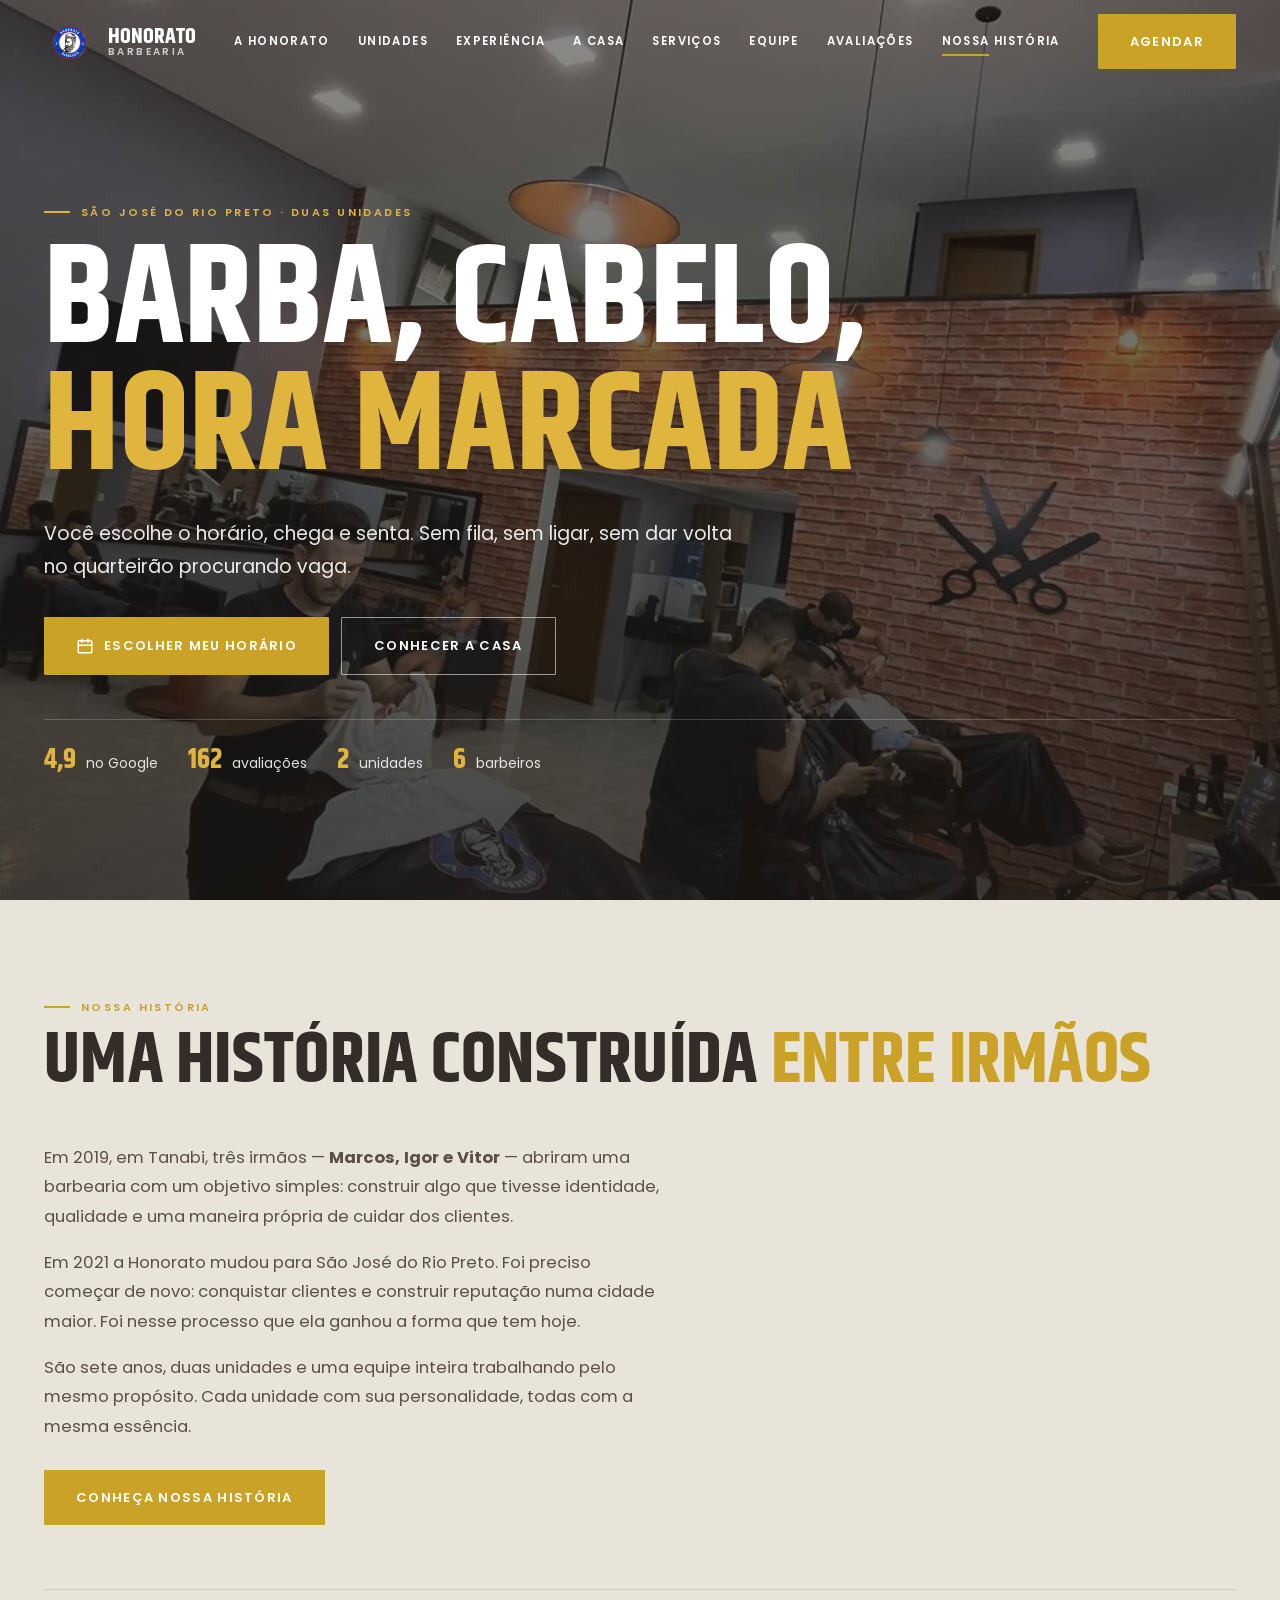
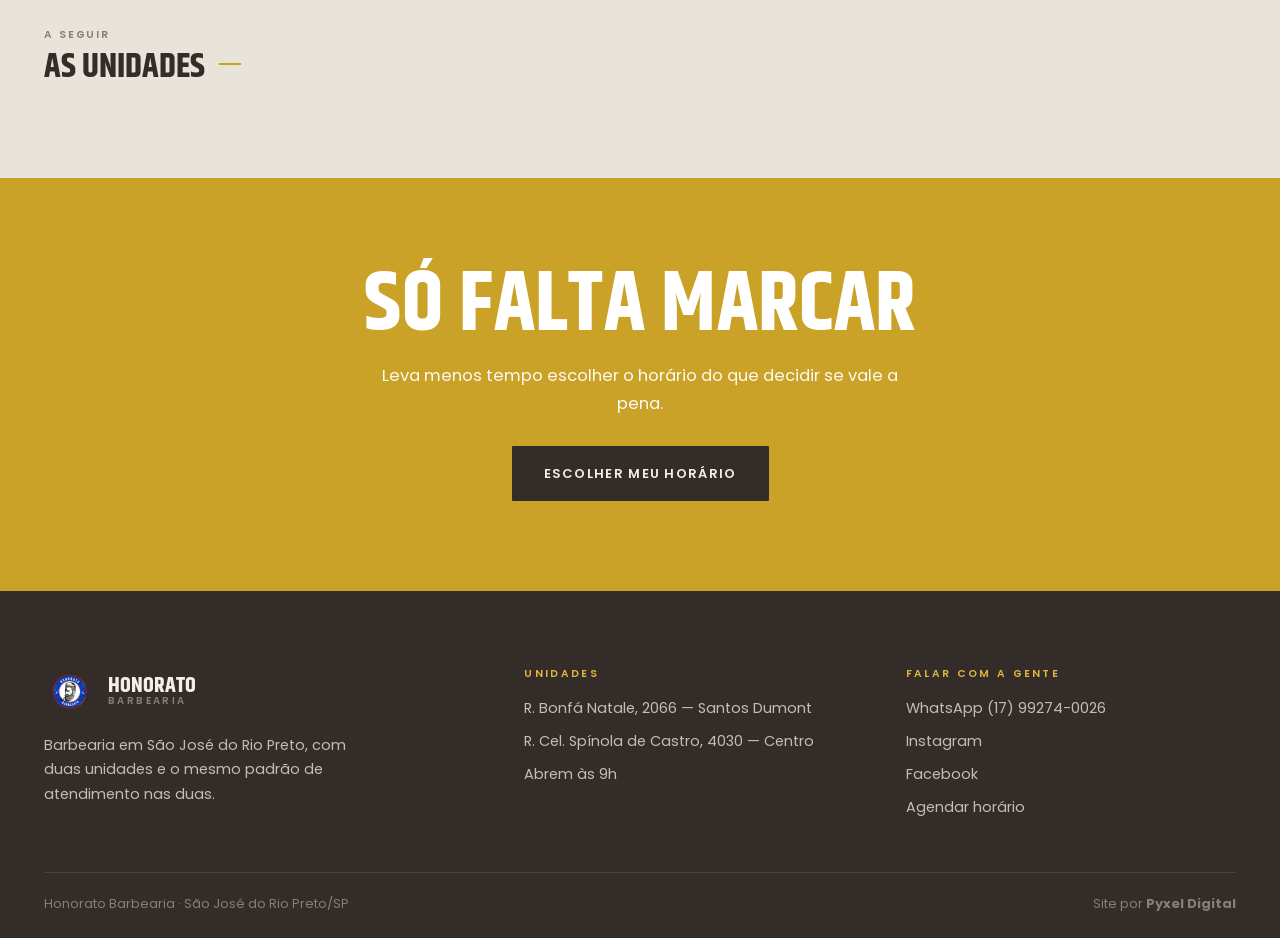
<file: previas/honorato/index.html>
<!DOCTYPE html>
<html lang="pt-BR">
<head>
<meta charset="UTF-8">
<meta name="viewport" content="width=device-width,initial-scale=1,viewport-fit=cover">
<title>Honorato Barbearia — Barbearia em São José do Rio Preto</title>
<meta name="description" content="Barbearia em São José do Rio Preto. Duas unidades, seis barbeiros, ambiente climatizado, estacionamento próprio e agendamento online.">
<meta name="theme-color" content="#E9E4DA">
<link rel="icon" href="img/logo-160.webp">

<link rel="preconnect" href="https://fonts.googleapis.com">
<link rel="preconnect" href="https://fonts.gstatic.com" crossorigin>
<link href="https://fonts.googleapis.com/css2?family=Khand:wght@600;700&family=Poppins:wght@300;400;500;600;700&display=swap" rel="stylesheet">
<link rel="stylesheet" href="estilo.css">

<!-- A troca de seção e a tela de abertura só existem com script vivo.
     Sem esta classe nada é escondido: script quebrado deixa a página
     comprida, não em branco. O relógio é a rede de segurança. -->
<script>
  document.documentElement.className = 'anima';
  setTimeout(function(){
    if (!window.__vivo) {
      document.documentElement.className = '';
      var c = document.getElementById('cortina');
      if (c) c.className = 'cortina';
    }
  }, 2500);
</script>
</head>
<body>

<!-- tela de abertura: nasce visível, antes de qualquer script rodar -->
<div class="cortina abertura" id="cortina" aria-hidden="true">
  <div class="carga">
    <div class="anel">
      <svg class="giro" viewBox="0 0 168 168" aria-hidden="true"><circle cx="84" cy="84" r="80"/></svg>
      <img src="img/logo-160.webp" srcset="img/logo-160.webp 160w, img/logo-512.webp 512w"
           sizes="116px" alt="" width="116" height="116">
    </div>
    <p class="carga-txt">Honorato<span id="carga-txt">Barbearia</span></p>
  </div>
</div>

<header class="topo" id="topo">
  <div class="wrap dentro">
    <a class="marca" href="#inicio">
      <img src="img/logo-160.webp" srcset="img/logo-160.webp 160w, img/logo-512.webp 512w"
           sizes="52px" alt="Honorato Barbearia" width="52" height="52">
      <b>Honorato<span>Barbearia</span></b>
    </a>
    <nav class="menu">
      <span class="abas" role="tablist">
        <a href="#honorato" id="aba-honorato" role="tab" aria-controls="honorato" aria-selected="true" class="aqui">A Honorato</a>
        <a href="#unidades" id="aba-unidades" role="tab" aria-controls="unidades" aria-selected="false">Unidades</a>
        <a href="#experiencia" id="aba-experiencia" role="tab" aria-controls="experiencia" aria-selected="false">Experiência</a>
        <a href="#casa" id="aba-casa" role="tab" aria-controls="casa" aria-selected="false">A casa</a>
        <a href="#servicos" id="aba-servicos" role="tab" aria-controls="servicos" aria-selected="false">Serviços</a>
        <a href="#equipe" id="aba-equipe" role="tab" aria-controls="equipe" aria-selected="false">Equipe</a>
        <a href="#avaliacoes" id="aba-avaliacoes" role="tab" aria-controls="avaliacoes" aria-selected="false">Avaliações</a>
      </span>
      <a class="historia-link" href="historia.html">Nossa história</a>
    </nav>
    <a class="btn ouro" href="https://agendamentos.bestbarbers.app/barbershop/honoratobarbearia" target="_blank" rel="noopener">Agendar</a>
  </div>
</header>

<main id="inicio">

<!-- capa: sempre visível, fora das abas -->
<section class="faixa-foto capa" id="hero">
  <img src="img/hero-1920.webp" srcset="img/hero-1280.webp 1280w, img/hero-1920.webp 1920w"
       sizes="100vw" alt="Salão da Honorato Barbearia" width="1920" height="1080" fetchpriority="high">
  <div class="dentro">
    <div class="wrap">
      <span class="olho rv">São José do Rio Preto · duas unidades</span>
      <h1 class="rv">Barba, cabelo,<br><em>hora marcada</em></h1>
      <p class="lead rv">Você escolhe o horário, chega e senta. Sem fila, sem ligar,
         sem dar volta no quarteirão procurando vaga.</p>
      <div class="acoes rv">
        <a class="btn ouro" href="https://agendamentos.bestbarbers.app/barbershop/honoratobarbearia" target="_blank" rel="noopener">
          <svg viewBox="0 0 24 24" fill="none" stroke="currentColor" stroke-width="2" stroke-linecap="round" aria-hidden="true"><rect x="3" y="5" width="18" height="16" rx="1"/><path d="M8 3v4M16 3v4M3 11h18"/></svg>
          Escolher meu horário
        </a>
        <a class="btn claro" href="#honorato" data-adiante="honorato">Conhecer a casa</a>
      </div>
      <p class="conta rv">
        <span><b>4,9</b> no Google</span>
        <span><b>162</b> avaliações</span>
        <span><b>2</b> unidades</span>
        <span><b>6</b> barbeiros</span>
      </p>
    </div>
  </div>
</section>

<!-- 1. UNIDADES -->
<!-- 1. A HONORATO — resumo da história
     Texto do Marcos, condensado. Os dois anos em Tanabi, a lista de
     detalhes e o fechamento ficaram só na página cheia: resumo de três
     parágrafos que tenta dizer tudo não resume nada. -->
<section class="bloco painel ativa" id="honorato" role="tabpanel" aria-labelledby="aba-honorato">
  <div class="wrap">
    <div class="cabeca rv">
      <span class="olho">Nossa história</span>
      <h2>Uma história construída <em>entre irmãos</em></h2>
    </div>
    <div class="resumo">
      <p class="rv">Em 2019, em Tanabi, três irmãos — <b>Marcos, Igor e Vitor</b> —
         abriram uma barbearia com um objetivo simples: construir algo que tivesse
         identidade, qualidade e uma maneira própria de cuidar dos clientes.</p>
      <p class="rv">Em 2021 a Honorato mudou para São José do Rio Preto. Foi preciso
         começar de novo: conquistar clientes e construir reputação numa cidade maior.
         Foi nesse processo que ela ganhou a forma que tem hoje.</p>
      <p class="rv">São sete anos, duas unidades e uma equipe inteira trabalhando pelo
         mesmo propósito. Cada unidade com sua personalidade, todas com a mesma
         essência.</p>
      <a class="btn ouro rv" href="historia.html">Conheça nossa história</a>
    </div>
    <p class="adiante rv"><a href="#unidades" data-adiante="unidades"><span>A seguir</span><b>As unidades</b></a></p>
  </div>
</section>

<!-- 2. UNIDADES -->
<section class="bloco painel" id="unidades" role="tabpanel" aria-labelledby="aba-unidades" tabindex="-1">
  <div class="wrap">
    <div class="cabeca rv">
      <span class="olho">Onde a gente está</span>
      <h2>Duas casas em <em>Rio Preto</em></h2>
    </div>
    <div class="casas esc">
      <article class="casa">
        <img src="img/fachada-1400.webp"
             srcset="img/fachada-640.webp 640w, img/fachada-1000.webp 1000w, img/fachada-1400.webp 1400w"
             sizes="(max-width:1000px) 92vw, 46vw"
             alt="Fachada da Honorato Barbearia, unidade Santos Dumont"
             width="1400" height="787" loading="lazy" decoding="async">
        <div class="info">
          <span class="q">Unidade 01</span>
          <h3>Santos Dumont</h3>
          <p class="end">R. Bonfá Natale, 2066 — Santos Dumont<br>Abre às 9h</p>
          <a class="btn ouro" href="https://agendamentos.bestbarbers.app/barbershop/honoratobarbearia" target="_blank" rel="noopener">Agendar aqui</a>
        </div>
      </article>
      <article class="casa">
        <img src="img/red-505.webp" srcset="img/red-488.webp 488w, img/red-505.webp 505w"
             sizes="(max-width:1000px) 92vw, 46vw"
             alt="Fachada da Honorato Barbearia, unidade Redentora"
             width="505" height="505" loading="lazy" decoding="async">
        <div class="info">
          <span class="q">Unidade 02</span>
          <h3>Redentora</h3>
          <p class="end">R. Cel. Spínola de Castro, 4030 — Centro<br>Abre às 9h</p>
          <a class="btn ouro" href="https://agendamentos.bestbarbers.app/barbershop/honoratobarbearia" target="_blank" rel="noopener">Agendar aqui</a>
        </div>
      </article>
    </div>
    <p class="adiante rv"><a href="#experiencia" data-adiante="experiencia"><span>A seguir</span><b>A experiência</b></a></p>
  </div>
</section>

<!-- 2. EXPERIÊNCIA -->
<section class="painel" id="experiencia" role="tabpanel" aria-labelledby="aba-experiencia" tabindex="-1">
  <div class="faixa-foto banda">
    <img class="alto" src="img/espaco-3-1200.webp" srcset="img/espaco-3-640.webp 640w, img/espaco-3-1200.webp 1200w"
         sizes="100vw" alt="Atendimento na Honorato Barbearia"
         width="1200" height="1600" loading="lazy" decoding="async">
    <div class="dentro">
      <div class="wrap">
        <span class="olho rv">O ofício</span>
        <h2 class="rv">Feito com <em>tempo</em></h2>
        <p class="lead rv">O corte sai com acabamento na navalha, e não com a máquina
           passada às pressas para liberar a cadeira. Na barba entram toalha quente,
           desenho e hidratação.</p>
      </div>
    </div>
  </div>

  <div class="bloco">
    <div class="wrap">
      <div class="cabeca rv">
        <span class="olho">A experiência</span>
        <h2>Aqui o horário é <em>seu de verdade</em></h2>
      </div>
      <ol class="passos esc">
        <li class="passo">
          <h3>Você escolhe</h3>
          <p>Abre a agenda e marca dia, hora e em qual das duas unidades quer ser
             atendido. Leva menos de um minuto e não depende de ninguém responder.</p>
        </li>
        <li class="passo">
          <h3>Você chega</h3>
          <p>No horário marcado, sem fila e sem esperar a vez. Quando chegar, o barbeiro
             já está te esperando.</p>
        </li>
        <li class="passo">
          <h3>Você senta</h3>
          <p>Ar-condicionado, frigobar e um espaço reservado, longe da vitrine da rua.
             Criança é atendida do mesmo jeito, com hora marcada igual.</p>
        </li>
      </ol>
      <p class="adiante rv"><a href="#casa" data-adiante="casa"><span>A seguir</span><b>A casa</b></a></p>
    </div>
  </div>
</section>

<!-- 3. A CASA -->
<section class="painel" id="casa" role="tabpanel" aria-labelledby="aba-casa" tabindex="-1">
  <div class="faixa-foto banda">
    <img src="img/gourmet-1400.webp" srcset="img/gourmet-1000.webp 1000w, img/gourmet-1400.webp 1400w"
         sizes="100vw" alt="Espaço da Honorato Barbearia"
         width="1400" height="787" loading="lazy" decoding="async">
    <div class="dentro">
      <div class="wrap">
        <span class="olho rv">A casa</span>
        <h2 class="rv">Um lugar pra <em>ficar</em></h2>
        <p class="lead rv">Ambiente totalmente climatizado, estacionamento próprio e
           gratuito, espaço de atendimento reservado, produtos premium para cabelo e
           barba, e frigobar com bebidas selecionadas.</p>
      </div>
    </div>
  </div>

  <div class="bloco claro">
    <div class="wrap">
      <div class="cabeca rv">
        <span class="olho">Da calçada até a cadeira</span>
        <h2>O que você <em>encontra</em></h2>
      </div>
      <div class="casas esc">
        <article class="casa">
          <img src="img/espaco-1-1200.webp" srcset="img/espaco-1-640.webp 640w, img/espaco-1-1200.webp 1200w"
               sizes="(max-width:1000px) 92vw, 46vw" alt="Salão da Honorato Barbearia"
               width="1200" height="1600" loading="lazy" decoding="async">
          <div class="info"><h3>O salão</h3></div>
        </article>
        <article class="casa">
          <img src="img/espaco-2-1200.webp" srcset="img/espaco-2-640.webp 640w, img/espaco-2-1200.webp 1200w"
               sizes="(max-width:1000px) 92vw, 46vw" alt="Bancada da Honorato Barbearia"
               width="1200" height="1600" loading="lazy" decoding="async">
          <div class="info"><h3>A bancada</h3></div>
        </article>
      </div>
      <p class="adiante rv"><a href="#servicos" data-adiante="servicos"><span>A seguir</span><b>Serviços</b></a></p>
    </div>
  </div>
</section>

<!-- 4. SERVIÇOS, com foto -->
<section class="bloco painel" id="servicos" role="tabpanel" aria-labelledby="aba-servicos" tabindex="-1">
  <div class="wrap">
    <div class="cabeca rv">
      <span class="olho">O que a gente faz</span>
      <h2>Preço fechado, <em>sem surpresa</em></h2>
    </div>

    <div class="cardapio esc">
      <article class="servico">
        <div class="retrato">
          <img src="img/cabelo-380.webp" srcset="img/cabelo-264.webp 264w, img/cabelo-380.webp 380w, img/cabelo.webp 760w"
               sizes="(max-width:1000px) 92vw, 320px"
               alt="Corte de cabelo na Honorato Barbearia" width="380" height="380" loading="lazy" decoding="async">
        </div>
        <div class="texto">
          <h3>Cabelo</h3>
          <div class="valor">R$ 70</div>
          <p>Acabamento na navalha, feito com tempo. Técnicas modernas e acabamento de
             alta qualidade. O corte que ainda tem formato na terceira semana.</p>
          <a class="btn fio" href="https://agendamentos.bestbarbers.app/barbershop/honoratobarbearia" target="_blank" rel="noopener">Agendar cabelo</a>
        </div>
      </article>

      <article class="servico">
        <div class="retrato">
          <img src="img/barba-380.webp" srcset="img/barba-264.webp 264w, img/barba-380.webp 380w, img/barba.webp 760w"
               sizes="(max-width:1000px) 92vw, 320px"
               alt="Barba feita na Honorato Barbearia" width="380" height="380" loading="lazy" decoding="async">
        </div>
        <div class="texto">
          <h3>Barba</h3>
          <div class="valor">R$ 60</div>
          <p>Barbaterapia com toalha quente. Desenho e hidratação a cada visita.
             Não é só aparar.</p>
          <a class="btn fio" href="https://agendamentos.bestbarbers.app/barbershop/honoratobarbearia" target="_blank" rel="noopener">Agendar barba</a>
        </div>
      </article>

      <article class="servico">
        <div class="retrato">
          <img src="img/cabelo-barba-380.webp" srcset="img/cabelo-barba-264.webp 264w, img/cabelo-barba-380.webp 380w, img/cabelo-barba.webp 760w"
               sizes="(max-width:1000px) 92vw, 320px"
               alt="Cabelo e barba na Honorato Barbearia" width="380" height="380" loading="lazy" decoding="async">
        </div>
        <div class="texto">
          <h3>Cabelo + Barba <span class="marca-mais">O mais escolhido</span></h3>
          <div class="valor">R$ 130</div>
          <p>Os dois na mesma sessão. Navalha no acabamento e toalha quente na barba.
             A experiência completa, sem voltar outro dia.</p>
          <a class="btn escuro" href="https://agendamentos.bestbarbers.app/barbershop/honoratobarbearia" target="_blank" rel="noopener">Agendar os dois</a>
        </div>
      </article>
    </div>
    <p class="adiante rv"><a href="#equipe" data-adiante="equipe"><span>A seguir</span><b>A equipe</b></a></p>
  </div>
</section>

<!-- 5. EQUIPE -->
<section class="bloco claro painel" id="equipe" role="tabpanel" aria-labelledby="aba-equipe" tabindex="-1">
  <div class="wrap">
    <div class="cabeca rv">
      <span class="olho">Quem te atende</span>
      <h2>Seis barbeiros, <em>o mesmo padrão</em></h2>
    </div>
    <div class="equipe-grade">
      <div class="rv">
        <img src="img/equipe-606.webp" srcset="img/equipe-480.webp 480w, img/equipe-606.webp 606w"
             sizes="(max-width:1000px) 92vw, 48vw"
             alt="Barbeiros da Honorato Barbearia" width="606" height="606"
             loading="lazy" decoding="async">
      </div>
      <ul class="time esc">
        <li class="barbeiro"><span class="n">01</span><b>Higor</b></li>
        <li class="barbeiro"><span class="n">02</span><b>Otávio</b></li>
        <li class="barbeiro"><span class="n">03</span><b>Junio</b></li>
        <li class="barbeiro"><span class="n">04</span><b>Vitor</b></li>
        <li class="barbeiro"><span class="n">05</span><b>Marcos</b></li>
        <li class="barbeiro"><span class="n">06</span><b>Rafael</b></li>
      </ul>
    </div>
    <p class="adiante rv"><a href="#avaliacoes" data-adiante="avaliacoes"><span>A seguir</span><b>Avaliações</b></a></p>
  </div>
</section>

<!-- 6. AVALIAÇÕES. Texto exato do Google, nenhuma palavra escrita aqui. -->
<section class="bloco painel" id="avaliacoes" role="tabpanel" aria-labelledby="aba-avaliacoes" tabindex="-1">
  <div class="wrap">
    <div class="cabeca rv">
      <span class="olho">O que dizem</span>
      <h2><em>4,9</em> no Google, em 162 avaliações</h2>
    </div>
    <div class="vozes">
      <figure class="voz">
        <span class="estrelas" aria-label="5 de 5 estrelas">★★★★★</span>
        <blockquote>Frequento a barbearia toda semana e virou meu momento de relaxar.
          O atendimento é sempre excelente e o serviço de altíssima qualidade, com muito
          cuidado nos detalhes. O ambiente é confortável, bem pensado e ainda conta com
          aquela cerveja gelada que faz toda a diferença.</blockquote>
        <figcaption>Higor Rampaso</figcaption>
      </figure>
      <figure class="voz">
        <span class="estrelas" aria-label="5 de 5 estrelas">★★★★★</span>
        <blockquote>Já sou cliente e sempre volto porque confio no trabalho dos meninos.
          Faço cabelo e barba e o padrão de qualidade se mantém toda vez. É uma barbearia
          que me sinto à vontade e sei que vou sair satisfeito.</blockquote>
        <figcaption>Diego Henrique</figcaption>
      </figure>
      <figure class="voz">
        <span class="estrelas" aria-label="5 de 5 estrelas">★★★★★</span>
        <blockquote>Ambiente extremamente agradável, para mim, o melhor de Rio Preto.
          Profissionais excelentes, muito gente boa e sempre atualizados com as novidades
          da profissão. Cerveja gelada, café coado na hora e uma resenha boa demais!</blockquote>
        <figcaption>Rafael Lisboa</figcaption>
      </figure>
      <figure class="voz">
        <span class="estrelas" aria-label="5 de 5 estrelas">★★★★★</span>
        <blockquote>Conheci a barbearia há pouco tempo e confesso que me surpreendi.
          Desde a recepção, com um atendimento educado e atencioso, até o barbeiro, que
          fez um trabalho de muita qualidade. Dá pra ver o cuidado em cada detalhe e o
          respeito com o cliente.</blockquote>
        <figcaption>Willy Henrique</figcaption>
      </figure>
      <figure class="voz">
        <span class="estrelas" aria-label="5 de 5 estrelas">★★★★★</span>
        <blockquote>Excelente barbearia, detalhes nos cuidados. Gostei muito do meu corte
          de cabelo e do profissional Vitor que me atendeu. E não podia faltar um café.
          A cada 20 dias eu tô na barbearia.</blockquote>
        <figcaption>Lucas Miller</figcaption>
      </figure>
      <figure class="voz">
        <span class="estrelas" aria-label="5 de 5 estrelas">★★★★★</span>
        <blockquote>Lugar show! Muito aconchegante e os meninos são muito receptivos.
          Corte nota 10, sempre que puder vou voltar.</blockquote>
        <figcaption>Augusto Ladario</figcaption>
      </figure>
      <figure class="voz">
        <span class="estrelas" aria-label="5 de 5 estrelas">★★★★★</span>
        <blockquote>Atendimento e serviço de qualidade. Funcionários totalmente
          competentes e qualificados, sem dizer da atenção fenomenal! Com certeza a melhor
          barbearia de Rio Preto!</blockquote>
        <figcaption>Fabio</figcaption>
      </figure>
    </div>
    <p class="adiante rv"><a href="https://agendamentos.bestbarbers.app/barbershop/honoratobarbearia" target="_blank" rel="noopener"><span>Pra terminar</span><b>Escolher meu horário</b></a></p>
  </div>
</section>

<!-- fechamento: sempre visível -->
<section class="fecha">
  <div class="wrap rv">
    <h2>Só falta marcar</h2>
    <p>Leva menos tempo escolher o horário do que decidir se vale a pena.</p>
    <a class="btn escuro" href="https://agendamentos.bestbarbers.app/barbershop/honoratobarbearia" target="_blank" rel="noopener">Escolher meu horário</a>
  </div>
</section>

</main>

<footer class="rodape">
  <div class="wrap">
    <div class="grade">
      <div>
        <div class="marca">
          <img src="img/logo-160.webp" alt="" width="52" height="52">
          <b>Honorato<span>Barbearia</span></b>
        </div>
        <p class="sobre">Barbearia em São José do Rio Preto, com duas unidades e o mesmo
           padrão de atendimento nas duas.</p>
      </div>
      <div>
        <h4>Unidades</h4>
        <ul>
          <li>R. Bonfá Natale, 2066 — Santos Dumont</li>
          <li>R. Cel. Spínola de Castro, 4030 — Centro</li>
          <li>Abrem às 9h</li>
        </ul>
      </div>
      <div>
        <h4>Falar com a gente</h4>
        <ul>
          <li><a href="https://wa.me/5517992740026" target="_blank" rel="noopener">WhatsApp (17) 99274-0026</a></li>
          <li><a href="https://www.instagram.com/honoratobarbearia" target="_blank" rel="noopener">Instagram</a></li>
          <li><a href="https://www.facebook.com/honoratoobarbearia" target="_blank" rel="noopener">Facebook</a></li>
          <li><a href="https://agendamentos.bestbarbers.app/barbershop/honoratobarbearia" target="_blank" rel="noopener">Agendar horário</a></li>
        </ul>
      </div>
    </div>
    <div class="fim">
      <span>Honorato Barbearia · São José do Rio Preto/SP</span>
      <span><a href="https://pyxeldigital.netlify.app" target="_blank" rel="noopener">Site por <b>Pyxel Digital</b></a></span>
    </div>
  </div>
</footer>

<script src="pagina.js"></script>
</body>
</html>
</file>
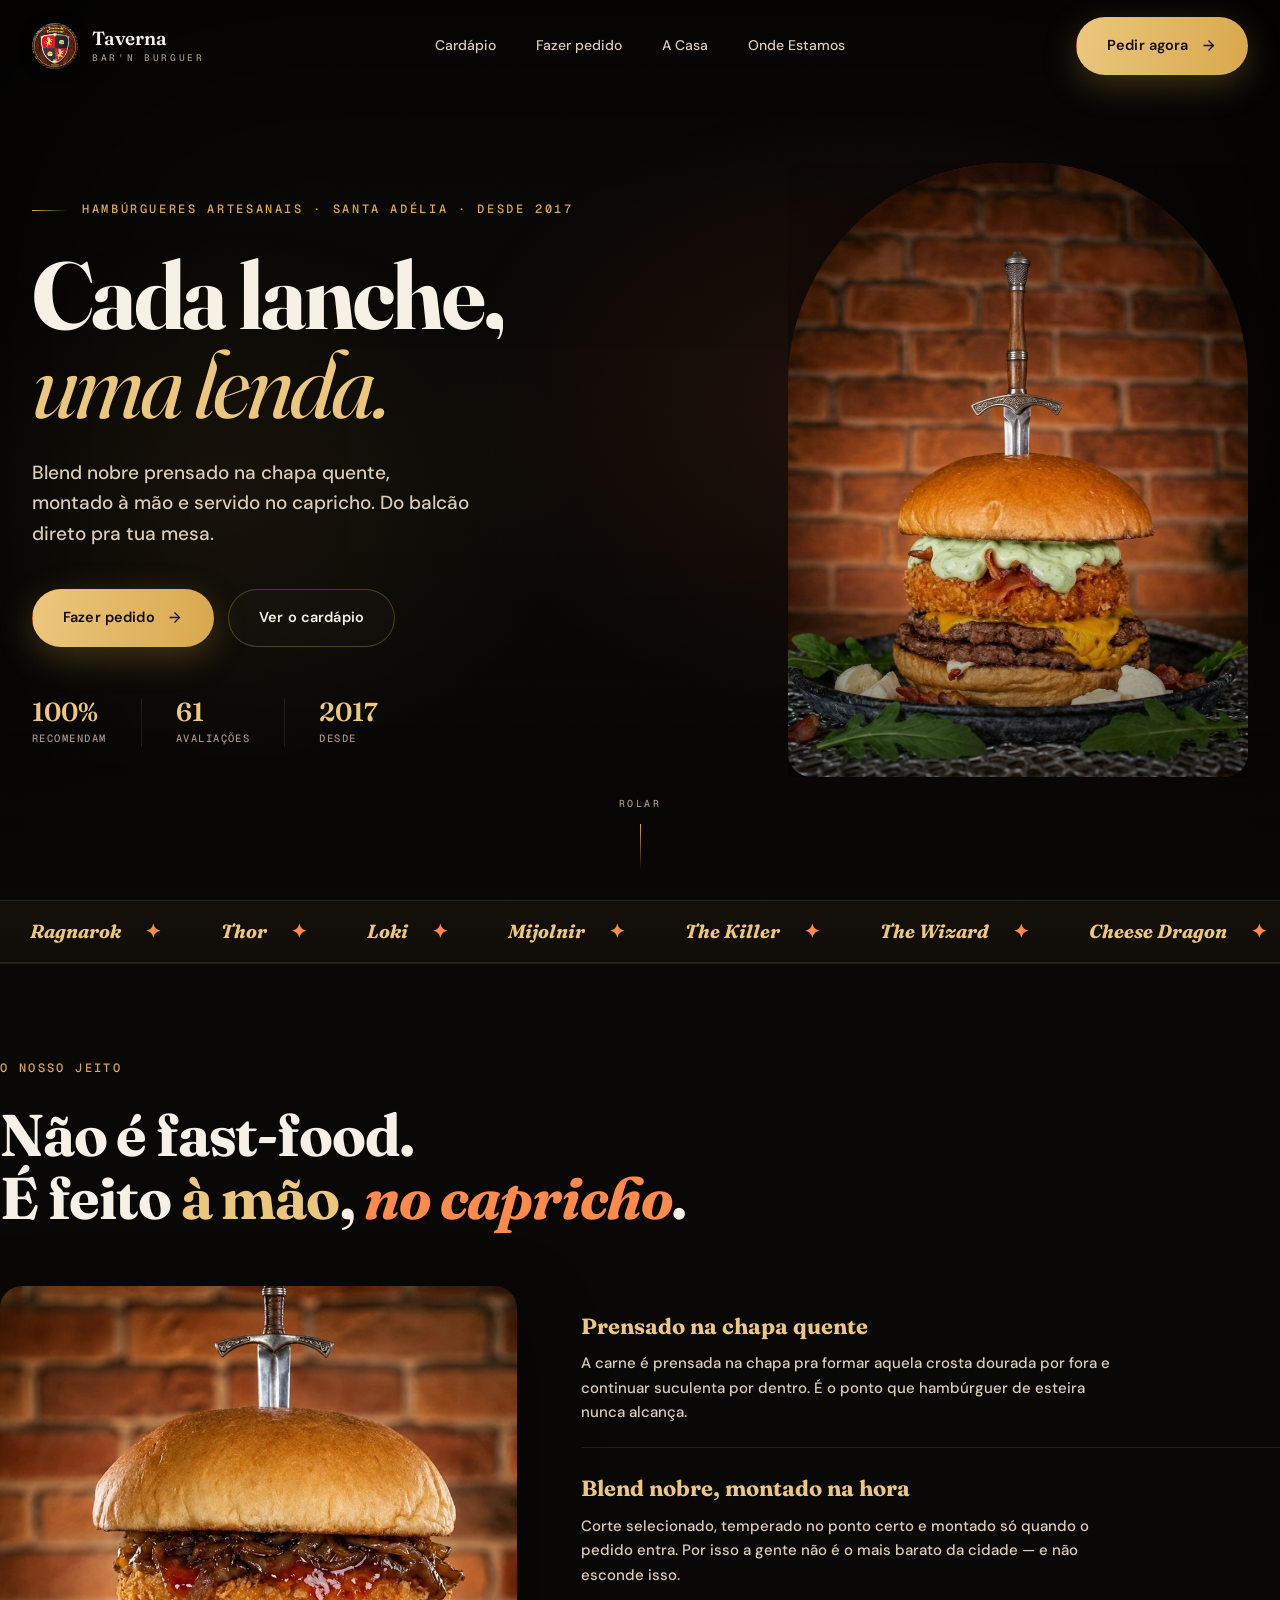
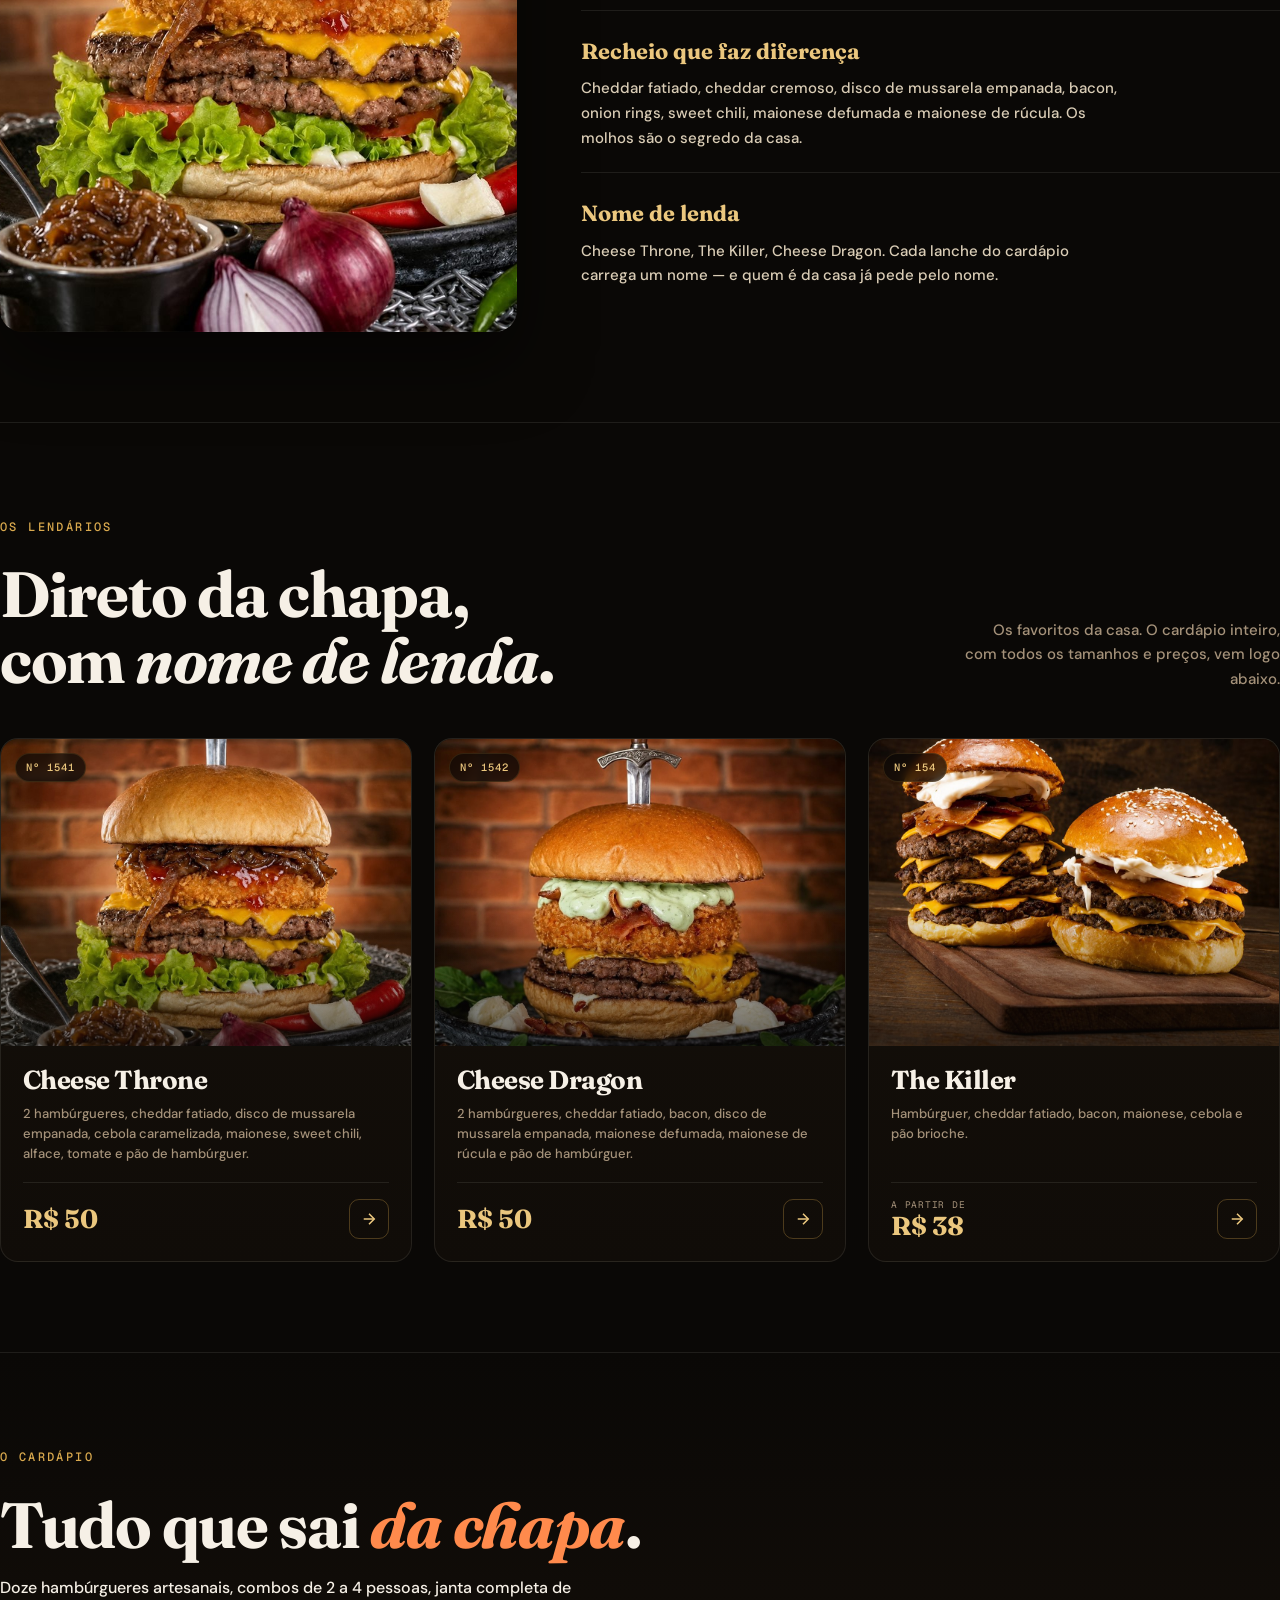
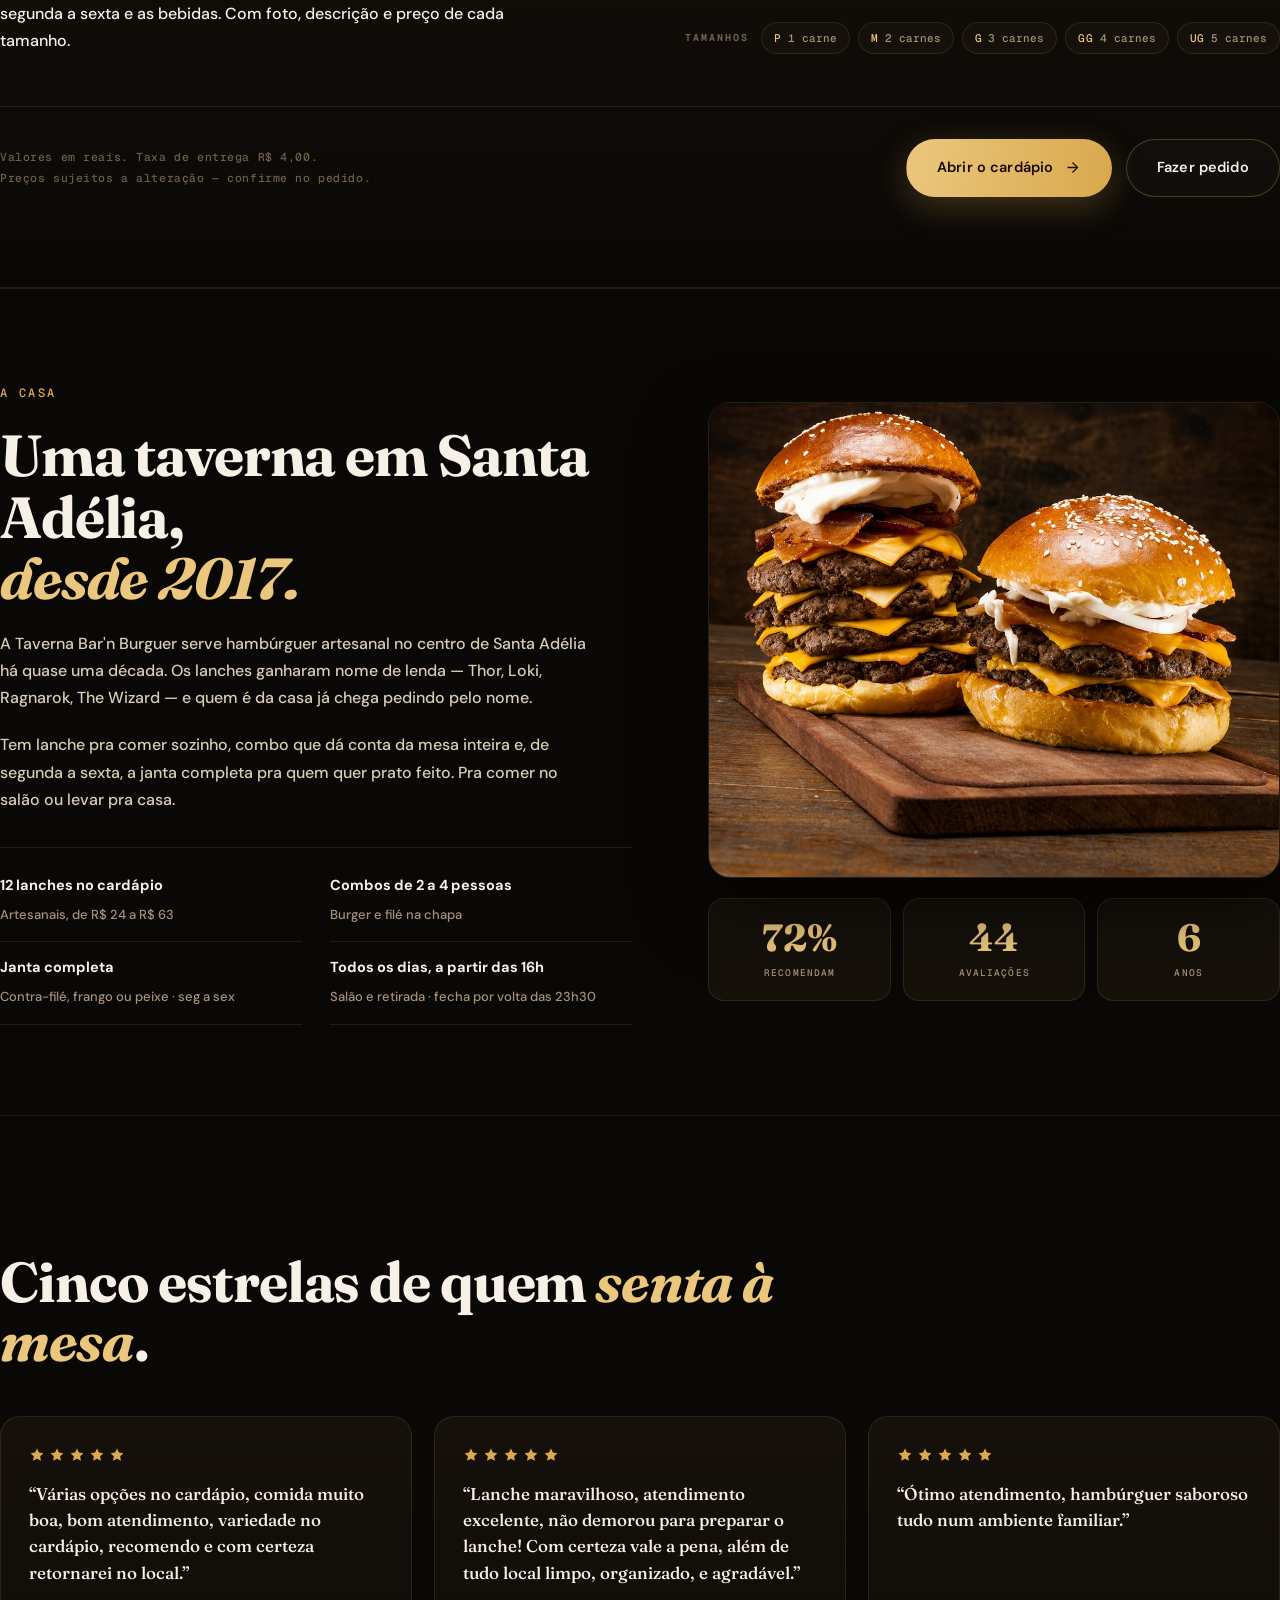
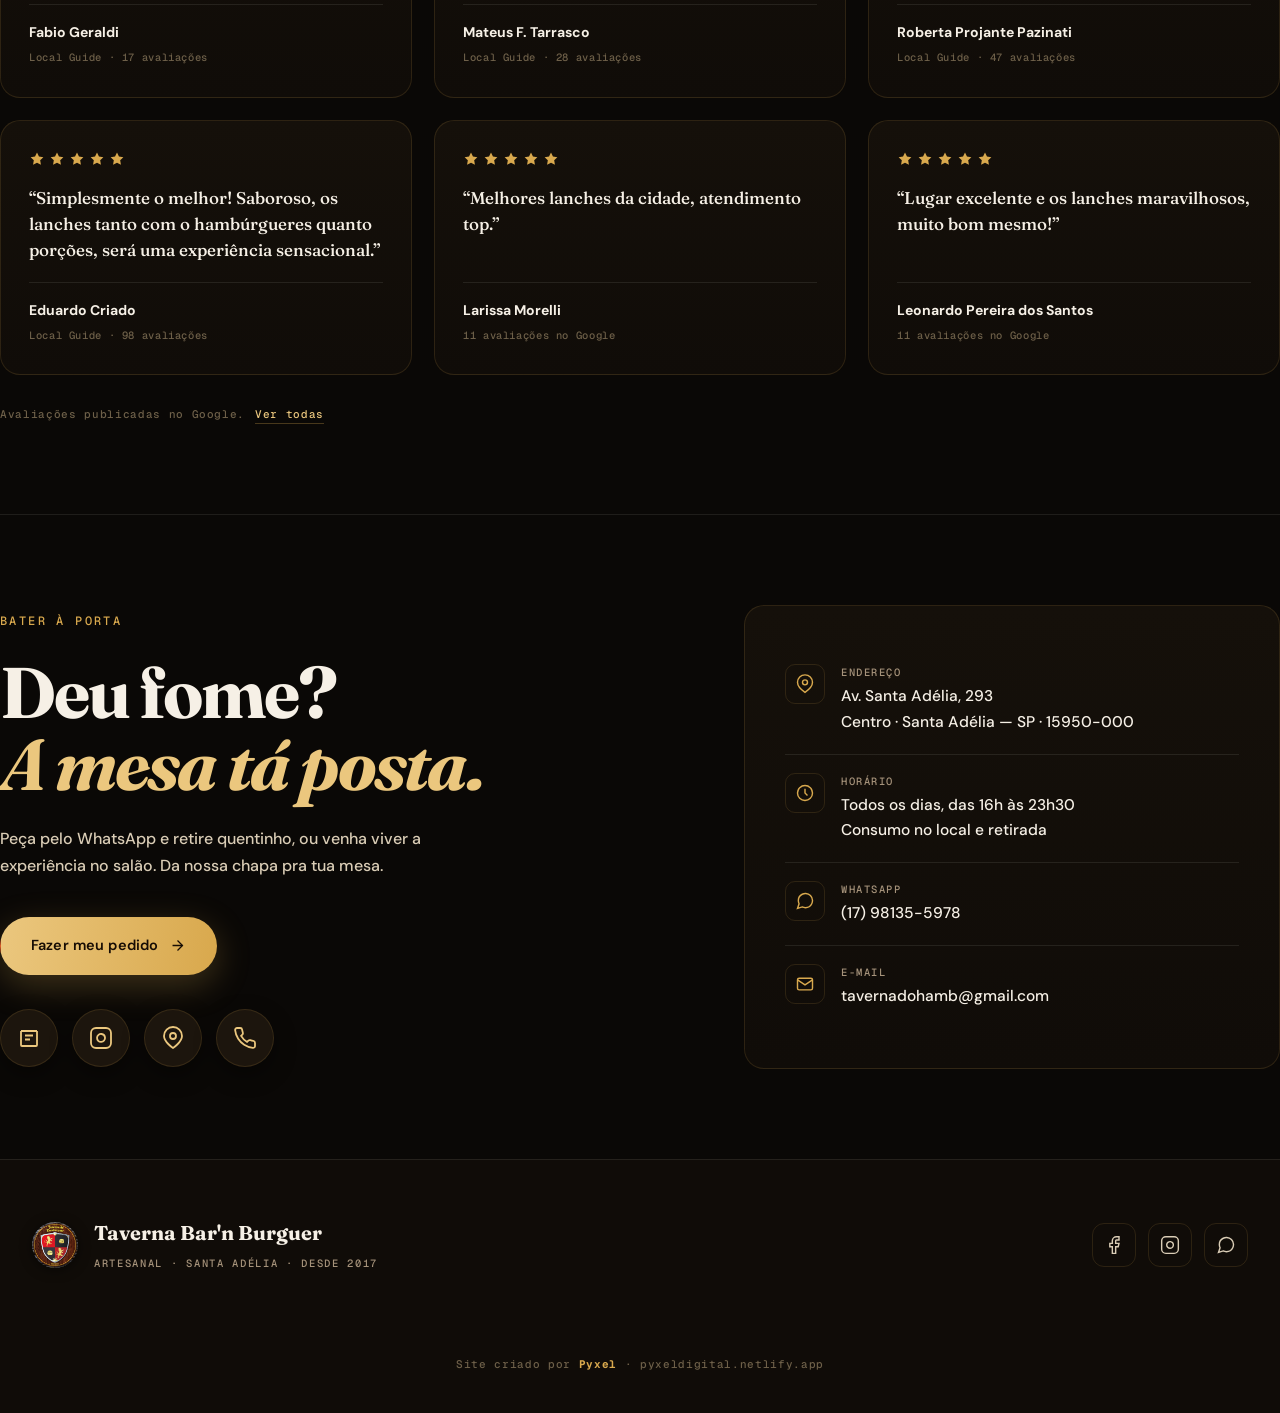
<file: previas/taverna/index.html>
<!DOCTYPE html>
<html lang="pt-BR" class="js">
<head>
<meta charset="UTF-8">
<meta name="viewport" content="width=device-width, initial-scale=1.0">
<title>Taverna Bar'n Burguer — Hambúrgueres artesanais · Santa Adélia</title>
<meta name="description" content="Hambúrgueres artesanais em Santa Adélia desde 2017. Blend nobre, prensado na chapa, no capricho. The Wizard, Ragnarok, Cheese Dragon e os lendários da casa.">
<meta name="theme-color" content="#0A0806">
<link rel="icon" href="data:image/svg+xml,%3Csvg xmlns='http://www.w3.org/2000/svg' viewBox='0 0 32 32'%3E%3Crect width='32' height='32' fill='%230A0806'/%3E%3Cpath d='M6 13h20v2H6zM8 18h16a3 3 0 0 1-3 3H11a3 3 0 0 1-3-3zM8 12a8 8 0 0 1 16 0z' fill='%23D9A94E'/%3E%3C/svg%3E">
<link rel="preconnect" href="https://fonts.googleapis.com">
<link rel="preconnect" href="https://fonts.gstatic.com" crossorigin>
<link href="https://fonts.googleapis.com/css2?family=Fraunces:ital,opsz,wght@0,9..144,500;0,9..144,600;0,9..144,700;0,9..144,800;1,9..144,500;1,9..144,600&family=DM+Sans:opsz,wght@9..40,400;9..40,500;9..40,600;9..40,700&family=Geist+Mono:wght@400;500&display=swap" rel="stylesheet">
<style>
:root{
  --bg:#0A0806; --bg2:#100C08; --panel:#15100A; --panel2:#1C150D;
  --cream:#F6F0E6; --cream2:#DACDB6; --dim:#A5927A; --faint:#6E6049;
  --gold:#D9A94E; --gold2:#EBC77E; --goldsoft:rgba(217,169,78,.12);
  --red:#A32A22; --red2:#7C1E17; --ember:#E8622C; --ember2:#FF8A4C;
  --line:rgba(217,169,78,.14); --line2:rgba(217,169,78,.3); --hair:rgba(243,236,224,.09);
  --serif:'Fraunces',Georgia,serif; --sans:'DM Sans',system-ui,sans-serif; --mono:'Geist Mono',ui-monospace,monospace;
  --maxw:1280px; --ease:cubic-bezier(.22,1,.36,1); --ease2:cubic-bezier(.16,1,.3,1);
}
*{margin:0;padding:0;box-sizing:border-box}
::selection{background:var(--ember);color:#0A0806}
html{-webkit-font-smoothing:antialiased;text-rendering:optimizeLegibility}
body{background:var(--bg);color:var(--cream);font-family:var(--sans);font-weight:500;line-height:1.65;overflow-x:hidden;position:relative}
a{text-decoration:none;color:inherit}
img{max-width:100%;display:block}
svg{display:block}
h1,h2,h3,h4{font-weight:600;line-height:1.02;letter-spacing:-.02em}
:focus-visible{outline:2px solid var(--gold);outline-offset:4px}
.wrap{max-width:var(--maxw);margin:0 auto;padding:0 32px}
.serif{font-family:var(--serif)}
.mono{font-family:var(--mono)}

/* grain + vignette overlays */
body::before{content:"";position:fixed;inset:0;z-index:1;pointer-events:none;opacity:.5;mix-blend-mode:overlay;
  background-image:url("data:image/svg+xml,%3Csvg xmlns='http://www.w3.org/2000/svg' width='160' height='160'%3E%3Cfilter id='n'%3E%3CfeTurbulence type='fractalNoise' baseFrequency='.85' numOctaves='2'/%3E%3C/filter%3E%3Crect width='100%25' height='100%25' filter='url(%23n)' opacity='.05'/%3E%3C/svg%3E")}
body::after{content:"";position:fixed;inset:0;z-index:1;pointer-events:none;box-shadow:inset 0 0 240px 60px rgba(0,0,0,.7)}

/* scroll progress */
#prog{position:fixed;top:0;left:0;right:0;height:2px;z-index:200;transform:scaleX(0);transform-origin:0 50%;
  background:linear-gradient(90deg,var(--red),var(--gold2),var(--ember));box-shadow:0 0 14px rgba(217,169,78,.6);will-change:transform}
/* cursor glow */
#cursor{position:fixed;top:0;left:0;width:520px;height:520px;border-radius:50%;pointer-events:none;z-index:5;opacity:0;
  transform:translate(-50%,-50%);mix-blend-mode:screen;transition:opacity .5s;will-change:transform;
  background:radial-gradient(circle,rgba(217,169,78,.10),rgba(232,98,44,.045) 40%,transparent 62%)}

/* ---------- nav ---------- */
header{position:fixed;top:0;left:0;right:0;z-index:100;transition:.5s var(--ease)}
.nav{display:flex;align-items:center;justify-content:space-between;height:92px;max-width:var(--maxw);margin:0 auto;padding:0 32px;transition:height .5s var(--ease)}
header.scr{background:rgba(10,8,6,.72);backdrop-filter:blur(16px) saturate(1.2);border-bottom:1px solid var(--hair)}
header.scr .nav{height:70px}
.brand{display:flex;align-items:center;gap:14px}
.brand .crest{width:46px;height:46px;transition:transform .6s var(--ease)}
.brand:hover .crest{transform:rotate(-8deg) scale(1.06)}
.brand .bt{display:flex;flex-direction:column;line-height:1}
.brand .bt b{font-family:var(--serif);font-weight:600;font-size:19px;color:var(--cream);letter-spacing:-.01em}
.brand .bt span{font-family:var(--mono);font-size:9.5px;letter-spacing:.28em;text-transform:uppercase;color:var(--dim);margin-top:5px}
.navlinks{display:flex;gap:40px;align-items:center}
.navlinks a{font-size:14px;font-weight:500;color:var(--cream2);transition:color .3s;position:relative}
.navlinks a::after{content:"";position:absolute;left:0;bottom:-6px;height:1px;width:0;background:var(--gold);transition:width .4s var(--ease)}
.navlinks a:hover{color:var(--cream)}
.navlinks a:hover::after{width:100%}

/* ---------- buttons (premium magnetic) ---------- */
.btn{position:relative;display:inline-flex;align-items:center;gap:11px;font-family:var(--sans);font-weight:600;font-size:14.5px;letter-spacing:.01em;
  padding:16px 30px;border-radius:100px;cursor:pointer;overflow:hidden;white-space:nowrap;border:1px solid transparent;
  transition:transform .4s var(--ease),box-shadow .4s var(--ease),color .4s,border-color .4s;will-change:transform}
.btn span,.btn svg{position:relative;z-index:2}
.btn svg{width:17px;height:17px;stroke:currentColor;fill:none;stroke-width:1.8;transition:transform .4s var(--ease)}
.btn:hover svg{transform:translateX(4px)}
.btn-primary{color:#160C04;background:linear-gradient(100deg,var(--gold2),var(--gold) 55%,var(--ember));background-size:180% 100%;background-position:0 0;box-shadow:0 10px 34px rgba(217,169,78,.26);transition:transform .4s var(--ease),box-shadow .4s,background-position .6s var(--ease)}
.btn-primary:hover{transform:translateY(-3px);background-position:100% 0;box-shadow:0 18px 50px rgba(232,98,44,.44)}
.btn-primary::after{content:"";position:absolute;top:0;left:-120%;width:55%;height:100%;z-index:1;background:linear-gradient(100deg,transparent,rgba(255,255,255,.55),transparent);transform:skewX(-20deg)}
.btn-primary:hover::after{animation:sheen .9s var(--ease)}
@keyframes sheen{to{left:160%}}
.btn-ghost{color:var(--cream);border-color:var(--line2);background:rgba(243,236,224,.02)}
.btn-ghost::before{content:"";position:absolute;inset:0;z-index:1;background:var(--goldsoft);transform:scaleX(0);transform-origin:left;transition:transform .5s var(--ease2)}
.btn-ghost:hover{color:var(--gold2);border-color:var(--gold);transform:translateY(-3px)}
.btn-ghost:hover::before{transform:scaleX(1)}

/* ---------- hero ---------- */
.hero{position:relative;min-height:100vh;min-height:100svh;display:flex;align-items:center;overflow:hidden;padding:130px 0 90px}
.hero-fade{position:absolute;inset:0;z-index:1;pointer-events:none;
  background:radial-gradient(ellipse 55% 55% at 68% 45%,rgba(232,98,44,.10),transparent 62%),radial-gradient(ellipse 45% 50% at 18% 55%,rgba(217,169,78,.07),transparent 60%),linear-gradient(180deg,transparent 62%,var(--bg))}
.hero .wrap{position:relative;z-index:3;width:100%}
.hero-grid{display:grid;grid-template-columns:1.05fr .95fr;gap:40px;align-items:center}
.hero-eye{display:inline-flex;align-items:center;gap:14px;font-family:var(--mono);font-size:12px;letter-spacing:.22em;text-transform:uppercase;color:var(--gold);margin-bottom:30px}
.hero-eye::before{content:"";width:36px;height:1px;background:linear-gradient(90deg,var(--gold),transparent)}
.hero h1{font-family:var(--serif);font-weight:700;font-size:clamp(52px,7.4vw,112px);line-height:.94;letter-spacing:-.03em;color:var(--cream)}
.hero h1 em{font-style:italic;font-weight:400;color:var(--gold2)}
.hero h1 .word{display:inline-block;overflow:hidden;vertical-align:top}
.hero h1 .word .in{display:inline-block;transform:translateY(102%);transition:transform 1s var(--ease2)}
.hero.reveal h1 .word .in{transform:translateY(0)}
.hero-tag{font-size:clamp(16px,1.6vw,19px);color:var(--cream2);max-width:440px;margin:30px 0 0;line-height:1.6;opacity:0;transform:translateY(20px);transition:opacity 1s var(--ease) .7s,transform 1s var(--ease) .7s}
.hero.reveal .hero-tag{opacity:1;transform:none}
.hero-cta{display:flex;gap:14px;flex-wrap:wrap;margin-top:40px;opacity:0;transform:translateY(20px);transition:opacity 1s var(--ease) .9s,transform 1s var(--ease) .9s}
.hero.reveal .hero-cta{opacity:1;transform:none}
.hero-meta{display:flex;gap:34px;margin-top:52px;opacity:0;transition:opacity 1.2s var(--ease) 1.1s}
.hero.reveal .hero-meta{opacity:1}
.hero-meta .m{display:flex;flex-direction:column;gap:5px}
.hero-meta .m b{font-family:var(--serif);font-size:26px;font-weight:600;color:var(--gold2);line-height:1}
.hero-meta .m span{font-family:var(--mono);font-size:10.5px;letter-spacing:.14em;text-transform:uppercase;color:var(--dim)}
.hero-meta .sep{width:1px;background:var(--hair)}
.hero-photo{position:relative;justify-self:end;width:100%;max-width:460px;aspect-ratio:3/4;border-radius:220px 220px 24px 24px;overflow:hidden;
  clip-path:inset(0 0 100% 0);transition:clip-path 1.4s var(--ease2) .4s;box-shadow:0 50px 120px rgba(0,0,0,.7)}
.hero.reveal .hero-photo{clip-path:inset(0 0 0 0)}
.hero-photo img{width:100%;height:100%;object-fit:cover;transform:scale(1.15);transition:transform 1.6s var(--ease2) .4s;will-change:transform}
.hero.reveal .hero-photo img{transform:scale(1)}
.hero-photo::after{content:"";position:absolute;inset:0;background:linear-gradient(180deg,transparent 60%,rgba(10,8,6,.5));pointer-events:none}
.hero-photo .glow{position:absolute;inset:-30% -20% auto;height:60%;z-index:-1;background:radial-gradient(ellipse,rgba(232,98,44,.4),transparent 70%);filter:blur(40px)}
.scrollcue{position:absolute;bottom:30px;left:50%;transform:translateX(-50%);z-index:3;display:flex;flex-direction:column;align-items:center;gap:12px;font-family:var(--mono);font-size:10px;letter-spacing:.24em;text-transform:uppercase;color:var(--dim);opacity:0;transition:opacity 1.5s 1.6s}
.hero.reveal .scrollcue{opacity:1}
.scrollcue .l{width:1px;height:46px;background:linear-gradient(var(--gold),transparent);animation:drip 2.2s infinite}
@keyframes drip{0%{opacity:0;transform:scaleY(0);transform-origin:top}45%{opacity:1;transform:scaleY(1);transform-origin:top}100%{opacity:0;transform:scaleY(1);transform-origin:bottom}}

/* ---------- reveal system ---------- */
.rv{opacity:0;transform:translateY(42px);transition:opacity 1s var(--ease2),transform 1s var(--ease2)}
.rv.in{opacity:1;transform:none}
.rvline{overflow:hidden}
.rvline>*{display:block;transform:translateY(110%);transition:transform 1s var(--ease2)}
.rvline.in>*{transform:none}
.stg>*{opacity:0;transform:translateY(38px);transition:opacity .9s var(--ease2),transform .9s var(--ease2)}
.stg.in>*{opacity:1;transform:none}

/* section shell */
section{position:relative;z-index:3}
.sec{padding:clamp(76px,10vh,128px) 0}
.kick{font-family:var(--mono);font-size:12px;letter-spacing:.2em;text-transform:uppercase;color:var(--gold);display:inline-flex;align-items:center;gap:12px}
.kick .n{color:var(--faint)}

/* ---------- método (o nosso jeito) ---------- */
.method{border-top:1px solid var(--hair)}
.method-head{max-width:900px}
.method-head h2{font-family:var(--serif);font-weight:700;font-size:clamp(30px,4.6vw,62px);line-height:1.08;letter-spacing:-.02em;margin-top:22px}
.method-head h2 b{color:var(--gold2)}
.method-head h2 em{font-style:italic;color:var(--ember2)}
.method-grid{display:grid;grid-template-columns:.85fr 1.15fr;gap:clamp(30px,5vw,72px);align-items:center;margin-top:56px}
.method-photo{border-radius:22px;overflow:hidden;aspect-ratio:4/5;box-shadow:0 30px 70px rgba(0,0,0,.5)}
.method-photo img{width:100%;height:100%;object-fit:cover;transition:transform 1.2s var(--ease)}
.method-photo:hover img{transform:scale(1.05)}
.mstep{padding:22px 0;border-top:1px solid var(--hair);transition:padding-left .4s var(--ease)}
.mstep:first-child{border-top:none;padding-top:0}
.mstep:hover{padding-left:10px}
.mstep b{font-family:var(--serif);font-weight:700;font-size:22px;color:var(--gold2);display:block;margin-bottom:7px}
.mstep p{color:var(--cream2);font-size:15px;line-height:1.65;max-width:54ch}
.method-cta{margin-top:44px;border-top:1px solid var(--hair);padding-top:34px}

/* ---------- legends (editorial zigzag) ---------- */
.legends-head{display:flex;justify-content:space-between;align-items:flex-end;flex-wrap:wrap;gap:20px;margin-bottom:20px}
.legends-head h2{font-family:var(--serif);font-weight:700;font-size:clamp(34px,5vw,64px);letter-spacing:-.02em;margin-top:22px}
.legends-head p{color:var(--dim);font-size:15px;max-width:320px;text-align:right}
.legend{display:grid;grid-template-columns:1fr 1fr;gap:clamp(30px,6vw,90px);align-items:center;padding:clamp(50px,8vh,90px) 0;border-top:1px solid var(--hair)}
.legend:nth-child(even) .legend-media{order:2}
.legend-media{position:relative;aspect-ratio:4/5;border-radius:20px;overflow:hidden;clip-path:inset(0 0 0 0)}
.legend-media img{width:100%;height:100%;object-fit:cover;transition:transform 1.2s var(--ease2);will-change:transform}
.legend:hover .legend-media img{transform:scale(1.06)}
.legend-media::after{content:"";position:absolute;inset:0;background:linear-gradient(200deg,transparent 55%,rgba(10,8,6,.5));pointer-events:none}
.legend-media .idx{position:absolute;top:22px;left:24px;font-family:var(--serif);font-style:italic;font-size:60px;color:rgba(243,236,224,.9);line-height:1;text-shadow:0 4px 30px rgba(0,0,0,.8);mix-blend-mode:overlay}
.legend-body .tag{font-family:var(--mono);font-size:11.5px;letter-spacing:.18em;text-transform:uppercase;color:var(--ember2)}
.legend-body h3{font-family:var(--serif);font-weight:700;font-size:clamp(30px,3.6vw,48px);letter-spacing:-.02em;margin:16px 0 0}
.legend-body p{color:var(--cream2);font-size:15.5px;line-height:1.7;margin-top:18px;max-width:44ch}
.legend-body .foot{display:flex;align-items:center;gap:22px;margin-top:30px}
.legend-body .price{font-family:var(--serif);font-size:32px;font-weight:600;color:var(--gold2)}
.legend-body .price small{font-size:15px;color:var(--dim);font-weight:400}

/* ---------- menu (typographic) ---------- */
.menuband{background:linear-gradient(180deg,var(--bg),var(--bg2) 45%,var(--bg));border-top:1px solid var(--hair);border-bottom:1px solid var(--hair)}
.menu-top{display:grid;grid-template-columns:1fr auto;gap:40px;align-items:end;margin-bottom:52px}
.menu-top h2{font-family:var(--serif);font-weight:700;font-size:clamp(34px,5vw,64px);letter-spacing:-.02em;margin-top:22px}
.menu-top h2 em{font-style:italic;color:var(--ember2)}
/* legenda de tamanhos — informação real, não decoração */
.sizekey{display:flex;align-items:center;gap:8px;flex-wrap:wrap;justify-content:flex-end}
.sizekey>b{font-family:var(--mono);font-size:10px;letter-spacing:.2em;text-transform:uppercase;color:var(--faint);margin-right:4px}
.sizekey span{display:inline-flex;align-items:baseline;gap:6px;border:1px solid var(--line);border-radius:100px;padding:6px 12px;background:var(--panel);
  font-family:var(--mono);font-size:11px;color:var(--dim);white-space:nowrap;transition:border-color .3s,color .3s}
.sizekey span:hover{border-color:var(--gold);color:var(--cream2)}
.sizekey span i{font-style:normal;font-weight:500;color:var(--gold2);letter-spacing:.06em}

.menu-cols{display:grid;grid-template-columns:1fr 1fr;gap:0 clamp(36px,5vw,72px);align-items:start}
.menu-cols3{display:grid;grid-template-columns:repeat(3,1fr);gap:0 clamp(28px,4vw,56px);align-items:start;margin-top:clamp(48px,6vh,72px)}
.menu-cat{font-family:var(--mono);font-size:12px;letter-spacing:.2em;text-transform:uppercase;color:var(--gold);padding:0 0 15px;border-bottom:1px solid var(--line)}
.mcol>.menu-cat:not(:first-child){margin-top:52px}
/* Um título só para os 12 lanches. São todos artesanais — dividir em duas
   rubricas dava a entender que existiam dois tipos de hambúrguer. */
.menu-cat-full{margin-bottom:26px}
/* cabeçalho das colunas de tamanho */
.szhead{display:grid;grid-template-columns:1fr repeat(4,46px);gap:0 12px;padding:12px 12px 0;
  font-family:var(--mono);font-size:10px;letter-spacing:.18em;color:var(--faint);text-align:right}
.szhead i{font-style:normal}

.mi{display:grid;grid-template-columns:1fr auto;gap:6px 18px;align-items:baseline;padding:18px 12px;border-bottom:1px solid var(--hair);border-radius:8px;
  transition:background .4s var(--ease),padding .4s var(--ease)}
.mi:hover{background:linear-gradient(90deg,var(--goldsoft),transparent);padding-left:20px}
.mi .nm{font-family:var(--serif);font-size:clamp(17px,1.5vw,20px);font-weight:600;color:var(--cream);display:flex;align-items:baseline;gap:9px;flex-wrap:wrap;transition:color .3s}
.mi:hover .nm{color:var(--gold2)}
.mi .nm i{font-family:var(--mono);font-style:normal;font-size:10.5px;letter-spacing:.06em;color:var(--faint);white-space:nowrap}
.mi .pr{font-family:var(--serif);font-size:19px;font-weight:600;color:var(--gold2);white-space:nowrap;font-variant-numeric:tabular-nums}
.mi .pr small{font-family:var(--mono);font-size:11px;color:var(--dim);margin-right:5px}
.mi .ds{grid-column:1/-1;font-size:13px;color:var(--dim);line-height:1.5}
/* item com tamanhos: 4 colunas de preço alinhadas */
.mi.sz{grid-template-columns:1fr repeat(4,46px);gap:6px 12px}
.pp{display:contents}
.mi.sz .p{font-family:var(--serif);font-size:18px;font-weight:600;color:var(--gold2);text-align:right;font-variant-numeric:tabular-nums;line-height:1.1}
.mi.sz .p.na{color:var(--faint);font-weight:500}
.mi.sz .p.solo{grid-column:2/-1;white-space:nowrap}
.mi.sz .p.solo em{font-family:var(--mono);font-style:normal;font-size:10px;letter-spacing:.14em;text-transform:uppercase;color:var(--faint);margin-left:9px}
.mnote{padding:16px 12px 0;font-family:var(--mono);font-size:11px;letter-spacing:.06em;color:var(--faint)}
.menu-foot{display:flex;align-items:center;justify-content:space-between;gap:24px;flex-wrap:wrap;margin-top:56px;padding-top:32px;border-top:1px solid var(--line)}
.menu-note{font-family:var(--mono);font-size:11.5px;letter-spacing:.05em;color:var(--faint);line-height:1.8}
.menu-foot .cta{display:flex;gap:14px;flex-wrap:wrap}
@media(max-width:1040px){.menu-cols3{grid-template-columns:1fr 1fr}}
@media(max-width:900px){
  .menu-cols{grid-template-columns:1fr}
  .menu-cols>.mcol+.mcol{margin-top:52px}
  .menu-top{grid-template-columns:1fr}
  .sizekey{justify-content:flex-start}
}
@media(max-width:660px){
  .menu-cols3{grid-template-columns:1fr}
  .menu-cols3>.mcol+.mcol{margin-top:52px}
}
/* mobile: preço vira chip com o tamanho em cima, sem espremer o nome */
@media(max-width:620px){
  .szhead{display:none}
  .mi.sz{grid-template-columns:1fr;gap:12px}
  .pp{display:grid;grid-template-columns:repeat(4,minmax(0,1fr));gap:8px}
  .mi.sz .p{text-align:center;border:1px solid var(--line);border-radius:10px;padding:7px 4px;background:var(--panel);font-size:16px;min-width:0}
  .mi.sz .p::before{content:attr(data-t);display:block;font-family:var(--mono);font-size:9px;letter-spacing:.14em;color:var(--faint);margin-bottom:3px;font-weight:400}
  .mi.sz .p.na{opacity:.45}
  .mi.sz .p.solo{grid-column:1/-1;text-align:left;padding:9px 14px}
  .mi:hover{padding-left:12px}
}

/* ---------- a casa ---------- */
.house{border-top:1px solid var(--hair)}
.house-grid{display:grid;grid-template-columns:1.05fr .95fr;gap:clamp(34px,6vw,78px);align-items:center}
.house-copy h2{font-family:var(--serif);font-weight:700;font-size:clamp(32px,4.6vw,58px);line-height:1.06;letter-spacing:-.02em;margin-top:20px}
.house-copy h2 em{font-style:italic;color:var(--gold2)}
.house-copy p{color:var(--cream2);font-size:16px;line-height:1.7;margin-top:20px;max-width:54ch}
.house-facts{list-style:none;display:grid;grid-template-columns:1fr 1fr;gap:0 28px;margin-top:34px;border-top:1px solid var(--hair);padding-top:12px}
.house-facts li{padding:14px 0;border-bottom:1px solid var(--hair)}
.house-facts b{font-weight:700;font-size:14.5px;color:var(--cream);display:block;margin-bottom:3px}
.house-facts span{font-size:13px;color:var(--dim);line-height:1.5}
.house-side{display:flex;flex-direction:column;gap:20px}
.house-photo{border-radius:22px;overflow:hidden;aspect-ratio:16/11;box-shadow:0 30px 70px rgba(0,0,0,.5)}
.house-photo img{width:100%;height:100%;object-fit:cover;transition:transform 1.2s var(--ease)}
.house-photo:hover img{transform:scale(1.05)}
.house-stats{display:grid;grid-template-columns:repeat(3,1fr);gap:12px}
.house-stats>div{border:1px solid var(--line);border-radius:16px;padding:20px 12px;text-align:center;background:var(--panel);transition:transform .35s var(--ease),border-color .35s,box-shadow .35s}
.house-stats>div:hover{transform:translateY(-5px);border-color:var(--gold);box-shadow:0 16px 34px rgba(0,0,0,.45)}
.house-stats b{font-family:var(--serif);font-weight:700;font-size:clamp(28px,3vw,38px);color:var(--gold2);display:block;line-height:1}
.house-stats span{font-family:var(--mono);font-size:9.5px;letter-spacing:.12em;text-transform:uppercase;color:var(--dim);margin-top:8px;display:block}

/* ---------- prova social (avaliações reais do Google) ---------- */
.says{border-top:1px solid var(--hair)}
.says-head{max-width:820px;margin-bottom:clamp(38px,5vh,56px)}
.says-head h2{font-family:var(--serif);font-weight:700;font-size:clamp(30px,4.4vw,56px);line-height:1.06;letter-spacing:-.02em;margin-top:20px}
.says-head h2 em{font-style:italic;color:var(--gold2)}
.says-grid{display:grid;grid-template-columns:repeat(3,1fr);gap:22px}
.rev{border:1px solid var(--line);border-radius:20px;padding:30px 28px;background:linear-gradient(180deg,var(--panel),var(--bg2));
  display:flex;flex-direction:column;gap:18px;transition:transform .45s var(--ease),border-color .45s,box-shadow .45s}
.rev:hover{transform:translateY(-6px);border-color:var(--gold);box-shadow:0 24px 54px rgba(0,0,0,.5)}
.stars{display:flex;gap:4px}
.stars svg{width:16px;height:16px;fill:var(--gold);stroke:none}
.rev p{font-family:var(--serif);font-size:17px;font-weight:500;line-height:1.55;color:var(--cream);flex:1}
.rev .who{display:flex;flex-direction:column;gap:5px;padding-top:16px;border-top:1px solid var(--hair)}
.rev .who b{font-size:14px;font-weight:700;color:var(--cream)}
.rev .who span{font-family:var(--mono);font-size:10.5px;letter-spacing:.06em;color:var(--faint)}
.says-foot{display:flex;align-items:center;gap:10px;margin-top:30px;font-family:var(--mono);font-size:11px;letter-spacing:.06em;color:var(--faint)}
.says-foot a{color:var(--gold2);border-bottom:1px solid var(--line2);transition:border-color .3s}
.says-foot a:hover{border-color:var(--gold)}
@media(max-width:900px){.says-grid{grid-template-columns:1fr}}

/* ---------- contact ---------- */
.contact{border-top:1px solid var(--hair)}
.contact-grid{display:grid;grid-template-columns:1.1fr .9fr;gap:clamp(40px,7vw,100px);align-items:center}
.contact h2{font-family:var(--serif);font-weight:700;font-size:clamp(38px,5.6vw,76px);line-height:1;letter-spacing:-.03em;margin-top:24px}
.contact h2 em{font-style:italic;color:var(--gold2)}
.contact p{color:var(--cream2);font-size:16px;max-width:40ch;margin-top:26px}
.contact .cta-row{margin-top:38px}
.dock{display:flex;gap:14px;flex-wrap:wrap;list-style:none;margin-top:34px}
.dock li{--gf:var(--gold2);--gt:var(--red);position:relative;width:58px;height:58px;border-radius:100px;background:var(--panel2);border:1px solid var(--line);
  display:flex;align-items:center;justify-content:center;cursor:pointer;box-shadow:0 8px 22px rgba(0,0,0,.4);
  transition:width .55s var(--ease),border-color .55s,box-shadow .55s}
.dock li:hover{width:180px;border-color:transparent}
.dock li .gl{position:absolute;top:12px;left:0;right:0;height:100%;border-radius:100px;z-index:-1;background:linear-gradient(45deg,var(--gf),var(--gt));filter:blur(16px);opacity:0;transition:opacity .55s}
.dock li:hover .gl{opacity:.55}
.dock li .bgg{position:absolute;inset:0;border-radius:100px;background:linear-gradient(45deg,var(--gf),var(--gt));opacity:0;transition:opacity .55s}
.dock li:hover .bgg{opacity:1}
.dock li a{position:absolute;inset:0;display:flex;align-items:center;justify-content:center;color:inherit}
.dock li .ic{position:relative;z-index:2;width:24px;height:24px;color:var(--gold2);flex-shrink:0;transition:transform .55s var(--ease),opacity .35s}
.dock li .ic svg{width:100%;height:100%;stroke:currentColor;fill:none;stroke-width:1.8}
.dock li:hover .ic{transform:scale(0);opacity:0}
.dock li .lb{position:absolute;z-index:2;font-family:var(--sans);font-weight:600;font-size:13px;letter-spacing:.02em;color:#160C04;white-space:nowrap;transform:scale(0);transition:transform .55s var(--ease) .12s}
.dock li:hover .lb{transform:scale(1)}
.info-card{border:1px solid var(--line);border-radius:20px;background:linear-gradient(180deg,var(--panel),var(--bg2));padding:40px}
.info-card .ir{display:flex;gap:16px;padding:18px 0;border-bottom:1px solid var(--hair);transition:transform .35s var(--ease)}
.info-card .ir:last-child{border-bottom:none}.info-card .ir:hover{transform:translateX(6px)}
.info-card .ir .ic{width:40px;height:40px;flex-shrink:0;border:1px solid var(--line);border-radius:10px;display:flex;align-items:center;justify-content:center;color:var(--gold)}
.info-card .ir .ic svg{width:20px;height:20px;stroke:currentColor;fill:none;stroke-width:1.7}
.info-card .ir .k{font-family:var(--mono);font-size:10.5px;letter-spacing:.14em;text-transform:uppercase;color:var(--dim)}
.info-card .ir .v{font-size:15.5px;color:var(--cream);margin-top:3px;font-weight:500}

/* ---------- footer ---------- */
footer{border-top:1px solid var(--hair);background:var(--bg2)}
.foot{display:flex;justify-content:space-between;align-items:center;gap:30px;flex-wrap:wrap;padding:56px 0}
.foot .fl{display:flex;align-items:center;gap:16px}
.foot .crest{width:52px;height:52px}
.foot .ft b{font-family:var(--serif);font-size:20px;color:var(--cream);display:block}
.foot .ft span{font-family:var(--mono);font-size:10.5px;letter-spacing:.16em;text-transform:uppercase;color:var(--dim)}
.foot .fs{display:flex;gap:12px}
.foot .fs a{width:44px;height:44px;border:1px solid var(--line);border-radius:12px;display:flex;align-items:center;justify-content:center;color:var(--cream2);transition:.35s var(--ease)}
.foot .fs a:hover{color:var(--gold2);border-color:var(--gold);transform:translateY(-4px)}
.foot .fs svg{width:20px;height:20px;stroke:currentColor;fill:none;stroke-width:1.7}
.fbot{text-align:center;padding:24px 0 40px;font-family:var(--mono);font-size:11px;letter-spacing:.06em;color:var(--faint)}
.fbot b{color:var(--gold)}

/* real logo swap */
img.crest{width:46px!important;height:46px!important;border-radius:50%;object-fit:cover;box-shadow:0 2px 12px rgba(0,0,0,.5)}

.fab{position:fixed;bottom:26px;right:26px;z-index:90;display:inline-flex;align-items:center;gap:10px;background:#25D366;color:#062b14;padding:15px 22px;border-radius:100px;font-weight:700;font-size:14px;box-shadow:0 12px 34px rgba(0,0,0,.4);transition:transform .4s var(--ease);will-change:transform}
/* dentro do hero o FAB é redundante (já tem CTA ali) e tapava o título no celular */
html.js .fab{opacity:0;visibility:hidden;transform:translateY(16px) scale(.9);pointer-events:none;
  transition:opacity .45s var(--ease),transform .45s var(--ease),visibility .45s}
html.js body.past-hero .fab{opacity:1;visibility:visible;transform:none;pointer-events:auto}
.fab:hover,html.js body.past-hero .fab:hover{transform:translateY(-3px) scale(1.04)}
.fab svg{width:21px;height:21px;stroke:#062b14;fill:none;stroke-width:2}

/* ---------- faixa rolante (marquee) ---------- */
.strip{background:linear-gradient(180deg,var(--panel),var(--bg2));border-block:1px solid var(--hair);overflow:hidden;position:relative;z-index:3}
.strip .track{display:flex;width:max-content;animation:roll 36s linear infinite}
.strip:hover .track{animation-play-state:paused}
.strip .it{display:inline-flex;align-items:center;gap:24px;padding:15px 30px;font-family:var(--serif);font-weight:700;font-style:italic;font-size:19px;color:var(--gold2);white-space:nowrap}
.strip .it b{color:var(--ember2);font-style:normal;font-weight:600}
@keyframes roll{to{transform:translateX(-50%)}}

/* ---------- vitrine dos lendários ---------- */
.legends{border-top:1px solid var(--hair)}
.legends-grid{display:grid;grid-template-columns:repeat(auto-fit,minmax(258px,1fr));gap:22px;margin-top:46px}
.legends-grid>*{min-width:0}
.lg{position:relative;border:1px solid var(--hair);border-radius:18px;overflow:hidden;background:linear-gradient(180deg,var(--panel),var(--bg2));display:flex;flex-direction:column;transition:transform .45s var(--ease),border-color .45s,box-shadow .45s}
.lg:hover{transform:translateY(-6px);border-color:var(--line2);box-shadow:0 26px 56px rgba(0,0,0,.5)}
.lg .im{aspect-ratio:16/12;overflow:hidden;position:relative;background:var(--panel)}
.lg .im img{width:100%;height:100%;object-fit:cover;transition:transform 1s var(--ease)}
.lg:hover .im img{transform:scale(1.07)}
.lg .im::after{content:"";position:absolute;inset:0;background:linear-gradient(180deg,transparent 52%,rgba(10,8,6,.6))}
.lg .cod{position:absolute;top:14px;left:14px;z-index:2;font-family:var(--mono);font-size:10.5px;letter-spacing:.1em;color:var(--gold2);background:rgba(10,8,6,.7);backdrop-filter:blur(4px);padding:5px 10px;border-radius:100px;border:1px solid var(--line)}
.lg .bd{padding:20px 22px 22px;flex:1;display:flex;flex-direction:column}
.lg h3{font-family:var(--serif);font-weight:700;font-size:26px;line-height:1.1}
.lg .ds{font-size:13px;color:var(--dim);line-height:1.55;margin-top:9px;flex:1}
.lg .row{display:flex;align-items:center;justify-content:space-between;gap:12px;margin-top:18px;padding-top:16px;border-top:1px solid var(--hair)}
.lg .pr{font-family:var(--serif);font-weight:700;font-size:26px;color:var(--gold2);line-height:1}
.lg .pr small{display:block;font-family:var(--mono);font-size:9.5px;color:var(--dim);font-weight:400;letter-spacing:.08em;text-transform:uppercase;margin-bottom:4px}
.lg .go{width:40px;height:40px;border-radius:10px;border:1px solid var(--line2);display:flex;align-items:center;justify-content:center;color:var(--gold2);transition:.3s var(--ease);flex-shrink:0}
.lg:hover .go{background:linear-gradient(100deg,var(--gold2),var(--gold));border-color:transparent;color:#160C04;transform:rotate(-45deg)}
.lg .go svg{width:18px;height:18px;stroke:currentColor;fill:none;stroke-width:2}
.legends-foot{margin-top:44px}

/* ---------- hambúrguer real que monta peça por peça no scroll ---------- */
.casa-foto{position:relative;width:100%;border-radius:22px;overflow:hidden;border:1px solid var(--line);box-shadow:0 30px 70px rgba(0,0,0,.5);margin:0}
.casa-foto img{width:100%;height:auto;display:block}
.bstage{position:relative;width:100%;aspect-ratio:1000/665;border-radius:22px;overflow:hidden;background:#101113;border:1px solid var(--line);box-shadow:0 30px 70px rgba(0,0,0,.5)}
.bstage .sl{position:absolute;left:0;width:100%;overflow:hidden;will-change:transform}
.bstage .sl img{width:100%;height:100%;object-fit:fill;display:block}
.bstage .s1{top:0%;height:33.83%;z-index:6}
.bstage .s2{top:33.83%;height:13.53%;z-index:5}
.bstage .s3{top:47.37%;height:15.04%;z-index:4}
.bstage .s4{top:62.41%;height:18.80%;z-index:3}
.bstage .s5{top:81.20%;height:18.80%;z-index:2}
.bstage 

/* SAFETY NET: se por qualquer motivo as transições não rodarem (aba em 2º plano, etc),
   isto força TODO o conteúdo visível — o site nunca fica "travado" e vazio. */
html.forceshow .rv,html.forceshow .rvline>*,html.forceshow .stg>*,
html.forceshow .hero h1 .word .in,html.forceshow .hero-tag,html.forceshow .hero-cta,
html.forceshow .hero-meta,html.forceshow .scrollcue{opacity:1!important;transform:none!important;transition:none!important}
html.forceshow .hero-photo{clip-path:inset(0 0 0 0)!important;transition:none!important}
html.forceshow .hero-photo img{transform:none!important;transition:none!important}

/* print mode: freeze reveals + collapse hero vh for full-page screenshots */
html.noanim .rv,html.noanim .rvline>*,html.noanim .stg>*{opacity:1!important;transform:none!important}
html.noanim .hero{min-height:auto;padding-top:150px}
html.noanim .hero h1 .word .in,html.noanim .hero-tag,html.noanim .hero-cta,html.noanim .hero-meta,html.noanim .hero-photo,html.noanim .hero-photo img,html.noanim .scrollcue{opacity:1!important;transform:none!important;clip-path:none!important}
html.noanim #weave,html.noanim #cursor{display:none}
html.noanim .exp{min-height:auto}

@media(max-width:960px){
  .navlinks{display:none}
  .hero-grid{grid-template-columns:1fr;gap:50px}
  .hero-photo{order:-1;max-width:360px;justify-self:start}
  .legend{grid-template-columns:1fr;gap:28px}
  .legend:nth-child(even) .legend-media{order:0}
  .menu-cols{grid-template-columns:1fr;gap:0}
  .menu-top,.contact-grid{grid-template-columns:1fr;gap:30px}
  .method-grid,.house-grid{grid-template-columns:1fr;gap:34px}
  .method-photo{max-width:420px}
  .house-facts{grid-template-columns:1fr}
  .legends-head p{text-align:left}
}
@media(max-width:560px){
  .wrap{padding:0 22px}
  /* no celular a foto sozinha ocupava a tela inteira: título e CTA caíam abaixo da dobra */
  .hero{padding:100px 0 60px}
  .hero-grid{gap:28px}
  .hero-photo{max-width:240px;aspect-ratio:4/5;border-radius:140px 140px 20px 20px}
  .hero-eye{font-size:11px;letter-spacing:.18em;margin-bottom:20px}
  .hero h1{font-size:42px}
  .hero-tag{font-size:15px;margin-top:20px}
  .hero-cta{margin-top:26px;gap:10px}
  .hero-cta .btn{padding:14px 22px}
  .scrollcue{display:none}
  /* três colunas em grid: o flex encolhia os blocos e a divisória cortava "AVALIAÇÕES" */
  .hero-meta{display:grid;grid-template-columns:repeat(3,auto);justify-content:start;gap:0 20px;margin-top:32px}
  .hero-meta .m{min-width:0}
  .hero-meta .m b{font-size:23px}
  .hero-meta .m span{font-size:9.5px;letter-spacing:.1em}
  .hero-meta .sep{display:none}
  .foot{flex-direction:column;align-items:flex-start}
}
</style>
</head>
<body>
<div id="prog"></div>

<!-- fallback crest until logo.jpg loads -->
<svg width="0" height="0" style="position:absolute" aria-hidden="true"><symbol id="crest" viewBox="0 0 200 220">
<circle cx="100" cy="100" r="96" fill="#3A2617" stroke="#D9A94E" stroke-width="3"/><circle cx="100" cy="100" r="88" fill="none" stroke="#EBC77E" stroke-width="1.5"/>
<path d="M100 45 L145 58 V110 Q145 150 100 171 Q55 150 55 110 V58 Z" fill="#C0C0C0" stroke="#E8E8E8" stroke-width="2"/>
<clipPath id="sc"><path d="M100 48 L142 60 V110 Q142 148 100 168 Q58 148 58 110 V60 Z"/></clipPath>
<g clip-path="url(#sc)"><rect x="58" y="48" width="42" height="60" fill="#A32A22"/><rect x="100" y="48" width="42" height="60" fill="#1C150D"/><rect x="58" y="108" width="42" height="60" fill="#1C150D"/><rect x="100" y="108" width="42" height="60" fill="#A32A22"/>
<circle cx="79" cy="76" r="13" fill="#D9A94E"/><text x="79" y="82" font-size="16" text-anchor="middle" fill="#7C1E17" font-family="serif" font-weight="bold">T</text>
<circle cx="121" cy="140" r="13" fill="#D9A94E"/><text x="121" y="146" font-size="16" text-anchor="middle" fill="#7C1E17" font-family="serif" font-weight="bold">B</text></g>
<path d="M100 48 L142 60 V110 Q142 148 100 168 Q58 148 58 110 V60 Z" fill="none" stroke="#EBC77E" stroke-width="2.5"/></symbol>
<symbol id="star" viewBox="0 0 24 24"><path d="M12 2.4l2.95 5.98 6.6.96-4.77 4.65 1.12 6.57L12 17.46l-5.9 3.1 1.12-6.57L2.45 9.34l6.6-.96z"/></symbol></svg>

<header id="hdr">
  <nav class="nav">
    <a class="brand" href="#top" aria-label="Taverna Bar'n Burguer">
      <svg class="crest" viewBox="0 0 200 220"><use href="#crest"/></svg>
      <span class="bt"><b>Taverna</b><span>Bar'n Burguer</span></span>
    </a>
    <div class="navlinks">
      <a href="#cardapio">Cardápio</a>
      <a href="pedido.html">Fazer pedido</a>
      <a href="#casa">A Casa</a>
      <a href="#contato">Onde Estamos</a>
    </div>
    <a class="btn btn-primary" href="pedido.html"><span>Pedir agora</span><svg viewBox="0 0 24 24"><path d="M5 12h14"/><path d="m12 5 7 7-7 7"/></svg></a>
  </nav>
</header>

<main id="top">

<section class="hero" id="home">
  <div class="hero-fade"></div>
  <div class="wrap"><div class="hero-grid">
    <div class="hero-copy">
      <span class="hero-eye">Hambúrgueres artesanais · Santa Adélia · Desde 2017</span>
      <h1 data-reveal-text>Cada lanche, <em>uma lenda.</em></h1>
      <p class="hero-tag">Blend nobre prensado na chapa quente, montado à mão e servido no capricho. Do balcão direto pra tua mesa.</p>
      <div class="hero-cta">
        <a class="btn btn-primary mag" href="pedido.html"><span>Fazer pedido</span><svg viewBox="0 0 24 24"><path d="M5 12h14"/><path d="m12 5 7 7-7 7"/></svg></a>
        <a class="btn btn-ghost mag" href="cardapio.html"><span>Ver o cardápio</span></a>
      </div>
      <div class="hero-meta">
        <div class="m"><b>100%</b><span>Recomendam</span></div>
        <div class="sep"></div>
        <div class="m"><b>61</b><span>Avaliações</span></div>
        <div class="sep"></div>
        <div class="m"><b>2017</b><span>Desde</span></div>
      </div>
    </div>
    <div class="hero-photo">
      <span class="glow"></span>
      <!-- Foto propria do hero, em 4:5. A antiga era a mesma do cardapio, quadrada
           e com o cabo da espada cortado na borda de cima. Dentro deste container,
           que e 4:5 com o topo em arco, o corte comia o resto da espada e a imagem
           lia como "faltando alguma coisa". Esta nasceu no formato certo, com o
           punho inteiro e folga acima dele. -->
      <img src="img/hero-cheese-dragon.jpg" width="928" height="1152" alt="Cheese Dragon — hambúrguer da Taverna Bar'n Burguer" fetchpriority="high">
    </div>
  </div></div>
  <div class="scrollcue"><span>Rolar</span><span class="l"></span></div>
</section>

<div class="strip" aria-hidden="true">
  <div class="track">
    <span class="it">Ragnarok<b>✦</b></span><span class="it">Thor<b>✦</b></span><span class="it">Loki<b>✦</b></span><span class="it">Mijolnir<b>✦</b></span><span class="it">The Killer<b>✦</b></span><span class="it">The Wizard<b>✦</b></span><span class="it">Cheese Dragon<b>✦</b></span><span class="it">Lord Cheddar<b>✦</b></span>
    <span class="it">Ragnarok<b>✦</b></span><span class="it">Thor<b>✦</b></span><span class="it">Loki<b>✦</b></span><span class="it">Mijolnir<b>✦</b></span><span class="it">The Killer<b>✦</b></span><span class="it">The Wizard<b>✦</b></span><span class="it">Cheese Dragon<b>✦</b></span><span class="it">Lord Cheddar<b>✦</b></span>
  </div>
</div>

<section class="sec method wrap" id="sobre">
  <div class="method-head">
    <span class="kick rv">O nosso jeito</span>
    <h2 class="rv">Não é fast-food.<br>É feito <b>à mão</b>, <em>no capricho</em>.</h2>
  </div>
  <div class="method-grid">
    <div class="method-photo rv"><img src="img/cheese-throne.jpg" alt="Cheese Throne — hambúrguer da Taverna Bar'n Burguer" loading="lazy"></div>
    <div class="method-list stg">
      <div class="mstep">
        <b>Prensado na chapa quente</b>
        <p>A carne é prensada na chapa pra formar aquela crosta dourada por fora e continuar suculenta por dentro. É o ponto que hambúrguer de esteira nunca alcança.</p>
      </div>
      <div class="mstep">
        <b>Blend nobre, montado na hora</b>
        <p>Corte selecionado, temperado no ponto certo e montado só quando o pedido entra. Por isso a gente não é o mais barato da cidade — e não esconde isso.</p>
      </div>
      <div class="mstep">
        <b>Recheio que faz diferença</b>
        <p>Cheddar fatiado, cheddar cremoso, disco de mussarela empanada, bacon, onion rings, sweet chili, maionese defumada e maionese de rúcula. Os molhos são o segredo da casa.</p>
      </div>
      <div class="mstep">
        <b>Nome de lenda</b>
        <p>Cheese Throne, The Killer, Cheese Dragon. Cada lanche do cardápio carrega um nome — e quem é da casa já pede pelo nome.</p>
      </div>
    </div>
  </div>
</section>

<section class="sec legends wrap" id="lendarios">
  <div class="legends-head">
    <div>
      <span class="kick rv">Os lendários</span>
      <h2 class="rv">Direto da chapa,<br>com <em>nome de lenda</em>.</h2>
    </div>
    <p class="rv">Os favoritos da casa. O cardápio inteiro, com todos os tamanhos e preços, vem logo abaixo.</p>
  </div>
  <div class="legends-grid stg">
    <!-- Os três com foto REAL da casa. Antes eram fotos de banco de imagem
         de lanches que não são os da Taverna. -->
    <article class="lg">
      <div class="im"><span class="cod">Nº 1541</span><img src="img/cheese-throne.jpg" alt="Cheese Throne — hambúrguer da Taverna Bar'n Burguer" loading="lazy"></div>
      <div class="bd"><h3>Cheese Throne</h3><p class="ds">2 hambúrgueres, cheddar fatiado, disco de mussarela empanada, cebola caramelizada, maionese, sweet chili, alface, tomate e pão de hambúrguer.</p>
      <div class="row"><span class="pr">R$ 50</span><a class="go" href="cardapio.html#artesanais" aria-label="Ver o Cheese Throne no cardápio"><svg viewBox="0 0 24 24"><path d="M5 12h14"/><path d="m12 5 7 7-7 7"/></svg></a></div></div>
    </article>
    <article class="lg">
      <div class="im"><span class="cod">Nº 1542</span><img src="img/cheese-dragon.jpg" alt="Cheese Dragon — hambúrguer da Taverna Bar'n Burguer" loading="lazy"></div>
      <div class="bd"><h3>Cheese Dragon</h3><p class="ds">2 hambúrgueres, cheddar fatiado, bacon, disco de mussarela empanada, maionese defumada, maionese de rúcula e pão de hambúrguer.</p>
      <div class="row"><span class="pr">R$ 50</span><a class="go" href="cardapio.html#artesanais" aria-label="Ver o Cheese Dragon no cardápio"><svg viewBox="0 0 24 24"><path d="M5 12h14"/><path d="m12 5 7 7-7 7"/></svg></a></div></div>
    </article>
    <article class="lg">
      <div class="im"><span class="cod">Nº 154</span><img src="img/the-killer.jpg" alt="The Killer — hambúrguer da Taverna Bar'n Burguer" loading="lazy"></div>
      <div class="bd"><h3>The Killer</h3><p class="ds">Hambúrguer, cheddar fatiado, bacon, maionese, cebola e pão brioche.</p>
      <div class="row"><span class="pr"><small>a partir de</small>R$ 38</span><a class="go" href="cardapio.html#artesanais" aria-label="Ver o The Killer no cardápio"><svg viewBox="0 0 24 24"><path d="M5 12h14"/><path d="m12 5 7 7-7 7"/></svg></a></div></div>
    </article>
  </div>
</section>

<div class="menuband">
<section class="sec wrap" id="cardapio">
  <div class="menu-top">
    <div>
      <span class="kick rv">O cardápio</span>
      <h2 class="rv">Tudo que sai <em>da chapa</em>.</h2>
      <p class="rv" style="max-width:52ch;margin-top:18px">Doze hambúrgueres artesanais, combos de 2 a 4 pessoas, janta completa de segunda a sexta e as bebidas. Com foto, descrição e preço de cada tamanho.</p>
    </div>
    <div class="sizekey rv">
      <b>Tamanhos</b>
      <span><i>P</i>1 carne</span><span><i>M</i>2 carnes</span><span><i>G</i>3 carnes</span><span><i>GG</i>4 carnes</span><span><i>UG</i>5 carnes</span>
    </div>
  </div>

  <div class="menu-foot rv" style="margin-top:clamp(34px,5vh,52px)">
    <p class="menu-note">Valores em reais. Taxa de entrega R$ 4,00.<br>Preços sujeitos a alteração — confirme no pedido.</p>
    <div class="cta">
      <a class="btn btn-primary mag" href="cardapio.html"><span>Abrir o cardápio</span><svg viewBox="0 0 24 24"><path d="M5 12h14"/><path d="m12 5 7 7-7 7"/></svg></a>
      <a class="btn btn-ghost mag" href="pedido.html"><span>Fazer pedido</span></a>
    </div>
  </div>
</section>
</div>

<section class="sec house wrap" id="casa">
  <div class="house-grid">
    <div class="house-copy">
      <span class="kick rv">A casa</span>
      <h2 class="rv">Uma taverna em Santa Adélia,<br><em>desde 2017.</em></h2>
      <p class="rv">A Taverna Bar'n Burguer serve hambúrguer artesanal no centro de Santa Adélia há quase uma década. Os lanches ganharam nome de lenda — Thor, Loki, Ragnarok, The Wizard — e quem é da casa já chega pedindo pelo nome.</p>
      <p class="rv">Tem lanche pra comer sozinho, combo que dá conta da mesa inteira e, de segunda a sexta, a janta completa pra quem quer prato feito. Pra comer no salão ou levar pra casa.</p>
      <ul class="house-facts stg">
        <li><b>12 lanches no cardápio</b><span>Artesanais, de R$ 24 a R$ 63</span></li>
        <li><b>Combos de 2 a 4 pessoas</b><span>Burger e filé na chapa</span></li>
        <li><b>Janta completa</b><span>Contra-filé, frango ou peixe · seg a sex</span></li>
        <li><b>Todos os dias, a partir das 16h</b><span>Salão e retirada · fecha por volta das 23h30</span></li>
      </ul>
    </div>
    <div class="house-side">
      <figure class="casa-foto rv"><img src="img/the-killer.jpg" alt="The Killer — hambúrguer da Taverna Bar'n Burguer" loading="lazy"></figure>
      <div class="house-stats stg">
        <div><b data-count="100" data-suffix="%">100%</b><span>Recomendam</span></div>
        <div><b data-count="61">61</b><span>Avaliações</span></div>
        <div><b data-count="9">9</b><span>Anos</span></div>
      </div>
    </div>
  </div>
</section>

<section class="sec says wrap" id="avaliacoes">
  <div class="says-head">
    <span class="kick rv">Quem já provou</span>
    <h2 class="rv">Cinco estrelas de quem <em>senta à mesa</em>.</h2>
  </div>
  <div class="says-grid stg">
    <article class="rev">
      <div class="stars"><svg><use href="#star"/></svg><svg><use href="#star"/></svg><svg><use href="#star"/></svg><svg><use href="#star"/></svg><svg><use href="#star"/></svg></div>
      <p>“Várias opções no cardápio, comida muito boa, bom atendimento, variedade no cardápio, recomendo e com certeza retornarei no local.”</p>
      <div class="who"><b>Fabio Geraldi</b><span>Local Guide · 17 avaliações</span></div>
    </article>
    <article class="rev">
      <div class="stars"><svg><use href="#star"/></svg><svg><use href="#star"/></svg><svg><use href="#star"/></svg><svg><use href="#star"/></svg><svg><use href="#star"/></svg></div>
      <p>“Lanche maravilhoso, atendimento excelente, não demorou para preparar o lanche! Com certeza vale a pena, além de tudo local limpo, organizado, e agradável.”</p>
      <div class="who"><b>Mateus F. Tarrasco</b><span>Local Guide · 28 avaliações</span></div>
    </article>
    <article class="rev">
      <div class="stars"><svg><use href="#star"/></svg><svg><use href="#star"/></svg><svg><use href="#star"/></svg><svg><use href="#star"/></svg><svg><use href="#star"/></svg></div>
      <p>“Ótimo atendimento, hambúrguer saboroso tudo num ambiente familiar.”</p>
      <div class="who"><b>Roberta Projante Pazinati</b><span>Local Guide · 47 avaliações</span></div>
    </article>
    <article class="rev">
      <div class="stars"><svg><use href="#star"/></svg><svg><use href="#star"/></svg><svg><use href="#star"/></svg><svg><use href="#star"/></svg><svg><use href="#star"/></svg></div>
      <p>“Simplesmente o melhor! Saboroso, os lanches tanto com o hambúrgueres quanto porções, será uma experiência sensacional.”</p>
      <div class="who"><b>Eduardo Criado</b><span>Local Guide · 98 avaliações</span></div>
    </article>
    <article class="rev">
      <div class="stars"><svg><use href="#star"/></svg><svg><use href="#star"/></svg><svg><use href="#star"/></svg><svg><use href="#star"/></svg><svg><use href="#star"/></svg></div>
      <p>“Melhores lanches da cidade, atendimento top.”</p>
      <div class="who"><b>Larissa Morelli</b><span>11 avaliações no Google</span></div>
    </article>
    <article class="rev">
      <div class="stars"><svg><use href="#star"/></svg><svg><use href="#star"/></svg><svg><use href="#star"/></svg><svg><use href="#star"/></svg><svg><use href="#star"/></svg></div>
      <p>“Lugar excelente e os lanches maravilhosos, muito bom mesmo!”</p>
      <div class="who"><b>Leonardo Pereira dos Santos</b><span>11 avaliações no Google</span></div>
    </article>
  </div>
  <p class="says-foot rv">Avaliações publicadas no Google. <a href="https://www.google.com/maps/search/?api=1&query=taverna%20bar%20n%20burger%20santa%20ad%C3%A9lia" target="_blank" rel="noopener">Ver todas</a></p>
</section>

<section class="sec contact wrap" id="contato">
  <div class="contact-grid">
    <div class="contact-copy">
      <span class="kick rv">Bater à porta</span>
      <h2 class="rv">Deu fome?<br><em>A mesa tá posta.</em></h2>
      <p class="rv">Peça pelo WhatsApp e retire quentinho, ou venha viver a experiência no salão. Da nossa chapa pra tua mesa.</p>
      <div class="cta-row rv">
        <a class="btn btn-primary mag" href="pedido.html"><span>Fazer meu pedido</span><svg viewBox="0 0 24 24"><path d="M5 12h14"/><path d="m12 5 7 7-7 7"/></svg></a>
      </div>
      <ul class="dock rv">
        <li style="--gf:#EBC77E;--gt:#B8860B"><span class="gl"></span><span class="bgg"></span><a href="#cardapio" aria-label="Cardápio"><span class="ic"><svg viewBox="0 0 24 24"><path d="M4 5h16M4 5v14a1 1 0 0 0 1 1h14a1 1 0 0 0 1-1V5M8 9.5h8M8 13.5h5"/></svg></span><span class="lb">Cardápio</span></a></li>
        <li style="--gf:#F09433;--gt:#BC1888"><span class="gl"></span><span class="bgg"></span><a href="https://www.instagram.com/tavernabarnburger/" target="_blank" rel="noopener" aria-label="Instagram"><span class="ic"><svg viewBox="0 0 24 24"><rect x="2" y="2" width="20" height="20" rx="5"/><path d="M16 11.37A4 4 0 1 1 12.63 8 4 4 0 0 1 16 11.37z"/><line x1="17.5" y1="6.5" x2="17.51" y2="6.5"/></svg></span><span class="lb">Instagram</span></a></li>
        <li style="--gf:#56CCF2;--gt:#2F80ED"><span class="gl"></span><span class="bgg"></span><a href="https://www.google.com/maps/search/?api=1&query=Taverna%20Bar%27n%20Burguer%20Av%20Santa%20Ad%C3%A9lia%20293%20Santa%20Ad%C3%A9lia%20SP" target="_blank" rel="noopener" aria-label="Como chegar"><span class="ic"><svg viewBox="0 0 24 24"><path d="M21 10c0 6-9 12-9 12s-9-6-9-12a9 9 0 0 1 18 0z"/><circle cx="12" cy="10" r="3"/></svg></span><span class="lb">Como chegar</span></a></li>
        <li style="--gf:#25D366;--gt:#128C7E"><span class="gl"></span><span class="bgg"></span><a href="tel:+5517981355978" aria-label="Ligar"><span class="ic"><svg viewBox="0 0 24 24"><path d="M22 16.92v3a2 2 0 0 1-2.18 2 19.79 19.79 0 0 1-8.63-3.07 19.5 19.5 0 0 1-6-6 19.79 19.79 0 0 1-3.07-8.67A2 2 0 0 1 4.11 2h3a2 2 0 0 1 2 1.72c.13.96.36 1.9.7 2.81a2 2 0 0 1-.45 2.11L8.09 9.91a16 16 0 0 0 6 6l1.27-1.27a2 2 0 0 1 2.11-.45c.9.34 1.85.57 2.81.7A2 2 0 0 1 22 16.92z"/></svg></span><span class="lb">Ligar</span></a></li>
      </ul>
    </div>
    <div class="info-card rv">
      <div class="ir"><div class="ic"><svg viewBox="0 0 24 24"><path d="M21 10c0 6-9 12-9 12s-9-6-9-12a9 9 0 0 1 18 0z"/><circle cx="12" cy="10" r="3"/></svg></div><div><div class="k">Endereço</div><div class="v">Av. Santa Adélia, 293<br>Centro · Santa Adélia — SP · 15950-000</div></div></div>
      <div class="ir"><div class="ic"><svg viewBox="0 0 24 24"><circle cx="12" cy="12" r="9"/><path d="M12 7v5l3 3"/></svg></div><div><div class="k">Horário</div><div class="v">Todos os dias, das 16h às 23h30<br>Consumo no local e retirada</div></div></div>
      <div class="ir"><div class="ic"><svg viewBox="0 0 24 24"><path d="M21 11.5a8.38 8.38 0 0 1-.9 3.8 8.5 8.5 0 0 1-7.6 4.7 8.38 8.38 0 0 1-3.8-.9L3 21l1.9-5.7a8.38 8.38 0 0 1-.9-3.8 8.5 8.5 0 0 1 4.7-7.6 8.38 8.38 0 0 1 3.8-.9h.5a8.48 8.48 0 0 1 8 8v.5z"/></svg></div><div><div class="k">WhatsApp</div><div class="v">(17) 98135-5978</div></div></div>
      <div class="ir"><div class="ic"><svg viewBox="0 0 24 24"><rect x="3" y="5" width="18" height="14" rx="2"/><path d="m3 7 9 6 9-6"/></svg></div><div><div class="k">E-mail</div><div class="v">tavernadohamb@gmail.com</div></div></div>
    </div>
  </div>
</section>

</main>

<footer>
  <div class="wrap"><div class="foot">
    <div class="fl">
      <svg class="crest" viewBox="0 0 200 220"><use href="#crest"/></svg>
      <div class="ft"><b>Taverna Bar'n Burguer</b><span>Artesanal · Santa Adélia · Desde 2017</span></div>
    </div>
    <div class="fs">
      <a href="https://www.facebook.com/tavernadohamburguer/" target="_blank" rel="noopener" aria-label="Facebook"><svg viewBox="0 0 24 24"><path d="M18 2h-3a5 5 0 0 0-5 5v3H7v4h3v8h4v-8h3l1-4h-4V7a1 1 0 0 1 1-1h3z"/></svg></a>
      <a href="https://www.instagram.com/tavernabarnburger/" target="_blank" rel="noopener" aria-label="Instagram"><svg viewBox="0 0 24 24"><rect x="2" y="2" width="20" height="20" rx="5"/><path d="M16 11.37A4 4 0 1 1 12.63 8 4 4 0 0 1 16 11.37z"/><line x1="17.5" y1="6.5" x2="17.51" y2="6.5"/></svg></a>
      <a href="https://wa.me/5517981355978" target="_blank" rel="noopener" aria-label="WhatsApp"><svg viewBox="0 0 24 24"><path d="M21 11.5a8.38 8.38 0 0 1-.9 3.8 8.5 8.5 0 0 1-7.6 4.7 8.38 8.38 0 0 1-3.8-.9L3 21l1.9-5.7a8.38 8.38 0 0 1-.9-3.8 8.5 8.5 0 0 1 4.7-7.6 8.38 8.38 0 0 1 3.8-.9h.5a8.48 8.48 0 0 1 8 8v.5z"/></svg></a>
    </div>
  </div></div>
  <div class="fbot">Site criado por <b>Pyxel</b> · pyxeldigital.netlify.app</div>
</footer>

<a class="fab" href="pedido.html" aria-label="Fazer pedido"><svg viewBox="0 0 24 24"><path d="M21 11.5a8.38 8.38 0 0 1-.9 3.8 8.5 8.5 0 0 1-7.6 4.7 8.38 8.38 0 0 1-3.8-.9L3 21l1.9-5.7a8.38 8.38 0 0 1-.9-3.8 8.5 8.5 0 0 1 4.7-7.6 8.38 8.38 0 0 1 3.8-.9h.5a8.48 8.48 0 0 1 8 8v.5z"/></svg>Pedir</a>

<!-- data-cfasync="false": sem isto o Rocket Loader da Cloudflare reescreve
     o bloco e a pagina abre sem funcionar. -->
<script data-cfasync="false">
(function(){
  "use strict";
  var docEl=document.documentElement;
  var PRINT=location.search.indexOf("print")>=0;
  var fine=window.matchMedia&&window.matchMedia("(pointer:fine)").matches;
  var mob=window.matchMedia&&window.matchMedia("(max-width:768px)").matches;

  /* real logo swap */
  (function(){var p=new Image();p.onload=function(){if(!(p.naturalWidth>0))return;document.querySelectorAll("svg.crest").forEach(function(sv){var im=document.createElement("img");im.src="logo.jpg";im.alt="Taverna Bar'n Burguer";im.className=sv.getAttribute("class")||"";sv.parentNode.replaceChild(im,sv);});};p.src="logo.jpg";})();

  /* split hero headline into word-masked spans for reveal */
  (function(){
    var h=document.querySelector("[data-reveal-text]");if(!h)return;
    var html=h.innerHTML, tmp=document.createElement("div");tmp.innerHTML=html;
    function wrap(node,out){
      node.childNodes.forEach(function(n){
        if(n.nodeType===3){
          n.textContent.split(/(\s+)/).forEach(function(w){
            if(w.trim()===""){out.appendChild(document.createTextNode(w));return;}
            var s=document.createElement("span");s.className="word";var i=document.createElement("span");i.className="in";i.textContent=w;s.appendChild(i);out.appendChild(s);
          });
        }else{var el=n.cloneNode(false);wrap(n,el);out.appendChild(el);}
      });
    }
    var frag=document.createElement("h1");wrap(tmp,frag);h.innerHTML=frag.innerHTML;
    /* stagger the word masks */
    var ws=h.querySelectorAll(".word .in");ws.forEach(function(el,i){el.style.transitionDelay=(0.25+i*0.09)+"s";});
  })();

  if(PRINT){docEl.classList.add("noanim");docEl.classList.remove("js");}

  /* header + progress */
  var hdr=document.getElementById("hdr"),prog=document.getElementById("prog");
  function onScroll(){var y=window.scrollY||0;hdr.classList.toggle("scr",y>20);
    document.body.classList.toggle("past-hero",y>window.innerHeight*.72);
    var m=docEl.scrollHeight-docEl.clientHeight;prog.style.transform="scaleX("+(m>0?Math.min(1,y/m):0)+")";}
  window.addEventListener("scroll",onScroll,{passive:true});onScroll();

  if(PRINT){return;}

  /* fire hero reveal (rAF + setTimeout fallback so it NEVER stays hidden) */
  var heroEl=document.querySelector(".hero");
  function revealHero(){if(heroEl)heroEl.classList.add("reveal");}
  requestAnimationFrame(function(){requestAnimationFrame(revealHero);});
  setTimeout(revealHero,260);
  /* rede de segurança: passados 2,5s tudo fica visível de qualquer jeito */
  setTimeout(function(){docEl.classList.add("forceshow");},2500);

  /* reveal on scroll */
  (function(){
    var t=document.querySelectorAll(".rv,.rvline,.stg");
    if(!("IntersectionObserver" in window)){t.forEach(function(e){e.classList.add("in");});return;}
    document.querySelectorAll(".stg").forEach(function(g){var k=g.children;for(var i=0;i<k.length;i++)k[i].style.transitionDelay=(i*0.08)+"s";});
    var io=new IntersectionObserver(function(en){en.forEach(function(e){if(e.isIntersecting){e.target.classList.add("in");io.unobserve(e.target);}});},{threshold:.15,rootMargin:"0px 0px -8% 0px"});
    t.forEach(function(e){io.observe(e);});
    setTimeout(function(){t.forEach(function(e){e.classList.add("in");});},4000);
  })();

  /* cursor glow */
  if(fine){
    var cur=document.createElement("div");cur.id="cursor";document.body.appendChild(cur);
    var cx=innerWidth/2,cy=innerHeight/2,tx=cx,ty=cy,sh=false;
    window.addEventListener("mousemove",function(e){tx=e.clientX;ty=e.clientY;if(!sh){sh=true;cur.style.opacity="1";}},{passive:true});
    (function l(){cx+=(tx-cx)*.15;cy+=(ty-cy)*.15;cur.style.transform="translate("+cx+"px,"+cy+"px) translate(-50%,-50%)";requestAnimationFrame(l);})();
  }

  /* magnetic buttons */
  if(fine){
    document.querySelectorAll(".mag,.btn-primary,.fab").forEach(function(el){
      el.addEventListener("mousemove",function(e){var r=el.getBoundingClientRect();el.style.transform="translate("+((e.clientX-(r.left+r.width/2))*.25)+"px,"+((e.clientY-(r.top+r.height/2))*.35)+"px)";});
      el.addEventListener("mouseleave",function(){el.style.transform="";});
    });
  }

  /* parallax: hero photo, editorial idx, exp bg */
  (function(){
    var hp=document.querySelector(".hero-photo img"),expBg=document.querySelector(".exp-bg img"),exp=document.querySelector(".exp");
    var tick=false;
    function upd(){
      var y=window.scrollY||0;
      if(hp)hp.style.transform="scale(1.04) translateY("+(y*.04)+"px)";
      if(expBg&&exp){var r=exp.getBoundingClientRect();var o=(r.top)* -.08;expBg.style.transform="translateY("+o+"px)";}
      tick=false;
    }
    window.addEventListener("scroll",function(){if(!tick){tick=true;requestAnimationFrame(upd);}},{passive:true});upd();
  })();

  /* counters */
  (function(){
    var els=document.querySelectorAll("[data-count]");if(!els.length||!("IntersectionObserver" in window))return;
    var io=new IntersectionObserver(function(en){en.forEach(function(e){
      if(!e.isIntersecting)return;var el=e.target;io.unobserve(el);
      var end=parseFloat(el.getAttribute("data-count")),suf=el.getAttribute("data-suffix")||"",t0=null,dur=1600;
      function step(ts){if(!t0)t0=ts;var p=Math.min(1,(ts-t0)/dur),k=1-Math.pow(1-p,3);el.textContent=Math.round(end*k)+suf;if(p<1)requestAnimationFrame(step);}
      requestAnimationFrame(step);
    });},{threshold:.6});
    els.forEach(function(e){io.observe(e);});
  })();

  /* hambúrguer real monta/desmonta peça por peça conforme o scroll */
  (function(){
    var stage=document.getElementById("bstage"),sec=document.querySelector(".house");
    if(!stage||!sec)return;
    var sl=stage.querySelectorAll(".sl");
    var frac=[-0.5,-0.24,0,0.26,0.52];
    var tick=false;
    function upd(){
      var r=sec.getBoundingClientRect(),vh=window.innerHeight||1,H=stage.offsetHeight||300;
      var p=(vh*0.80-r.top)/(vh*0.55);
      p=p<0?0:(p>1?1:p);
      var e=1-Math.pow(1-p,2);
      var spread=1-e;
      for(var i=0;i<sl.length;i++){sl[i].style.transform="translateY("+((frac[i]||0)*H*spread).toFixed(1)+"px)";}
      tick=false;
    }
    window.addEventListener("scroll",function(){if(!tick){tick=true;requestAnimationFrame(upd);}},{passive:true});
    window.addEventListener("resize",upd,{passive:true});
    upd();
  })();

  /* smooth scroll for anchors */
  document.querySelectorAll('a[href^="#"]').forEach(function(a){
    a.addEventListener("click",function(e){var id=a.getAttribute("href");if(id.length<2)return;var t=document.querySelector(id);if(!t)return;e.preventDefault();window.scrollTo({top:t.getBoundingClientRect().top+window.scrollY-64,behavior:"smooth"});});
  });

})();
</script>
</body>
</html>
</file>
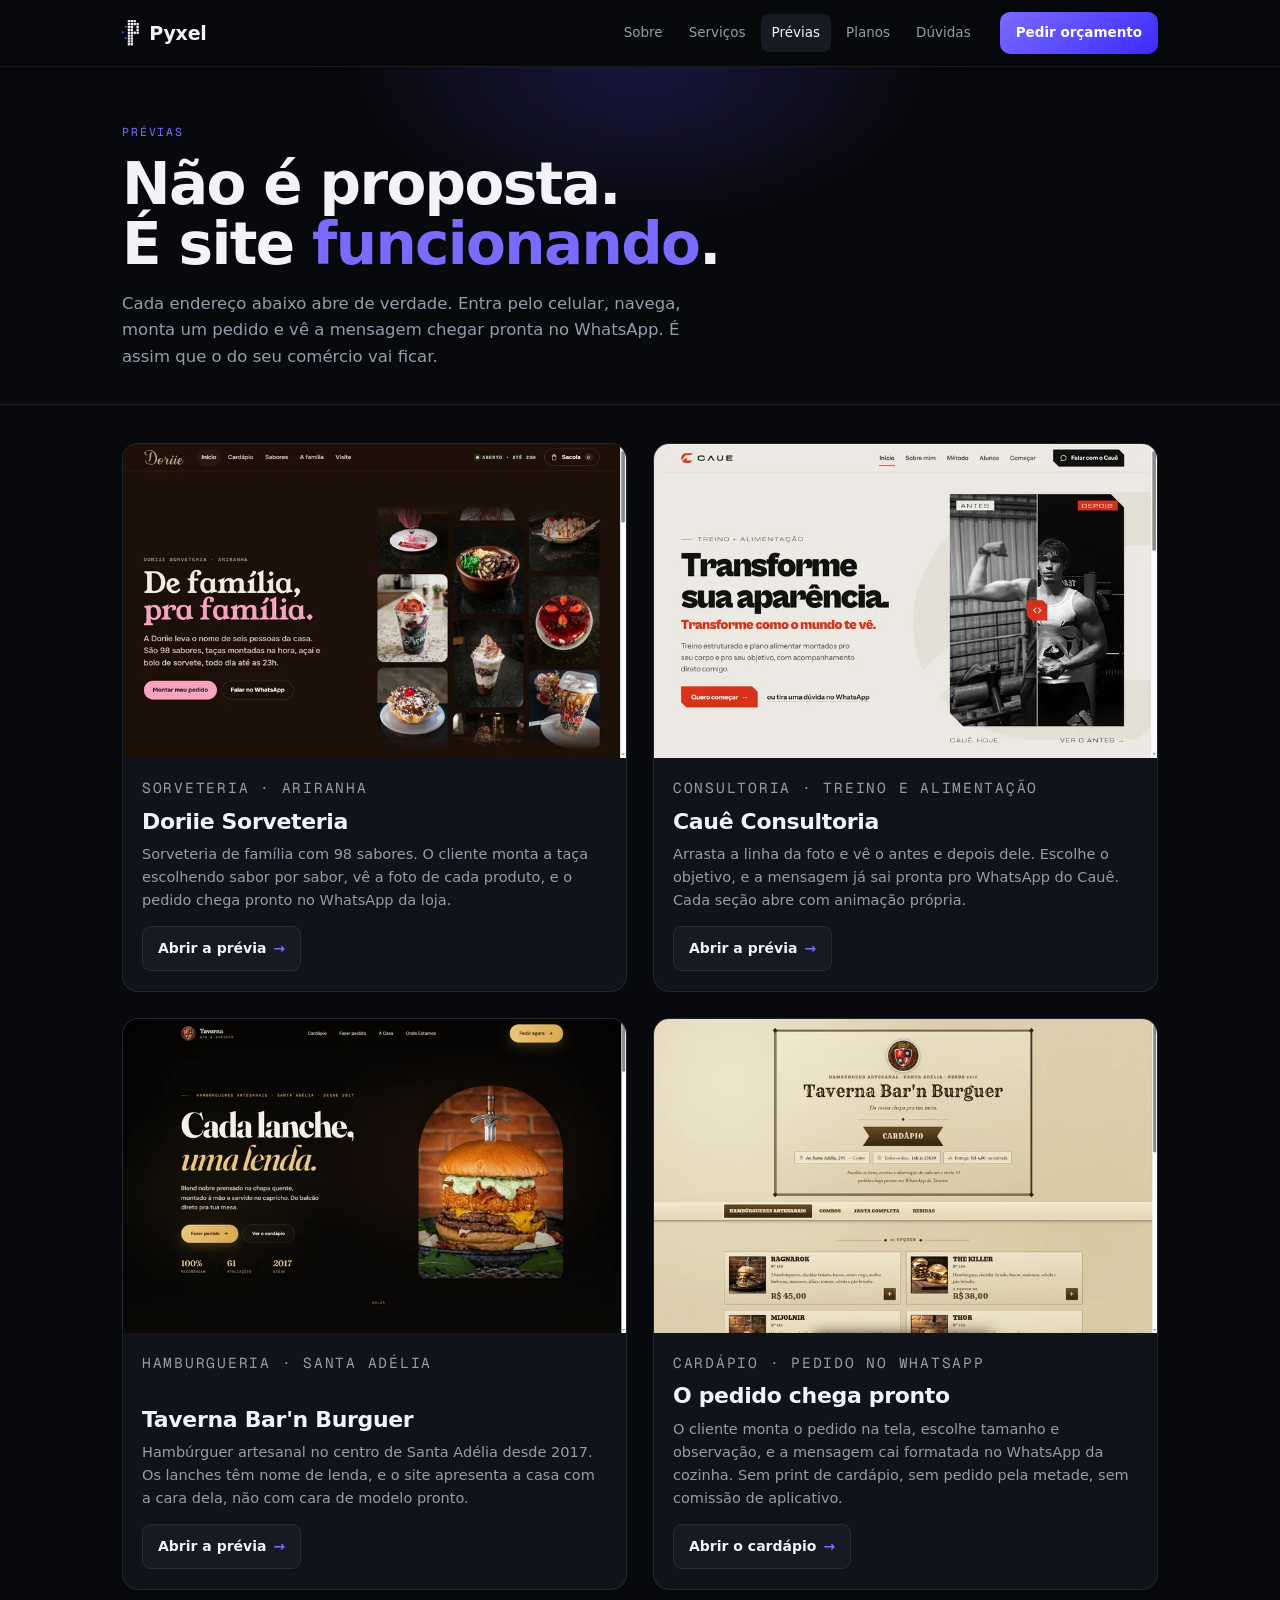
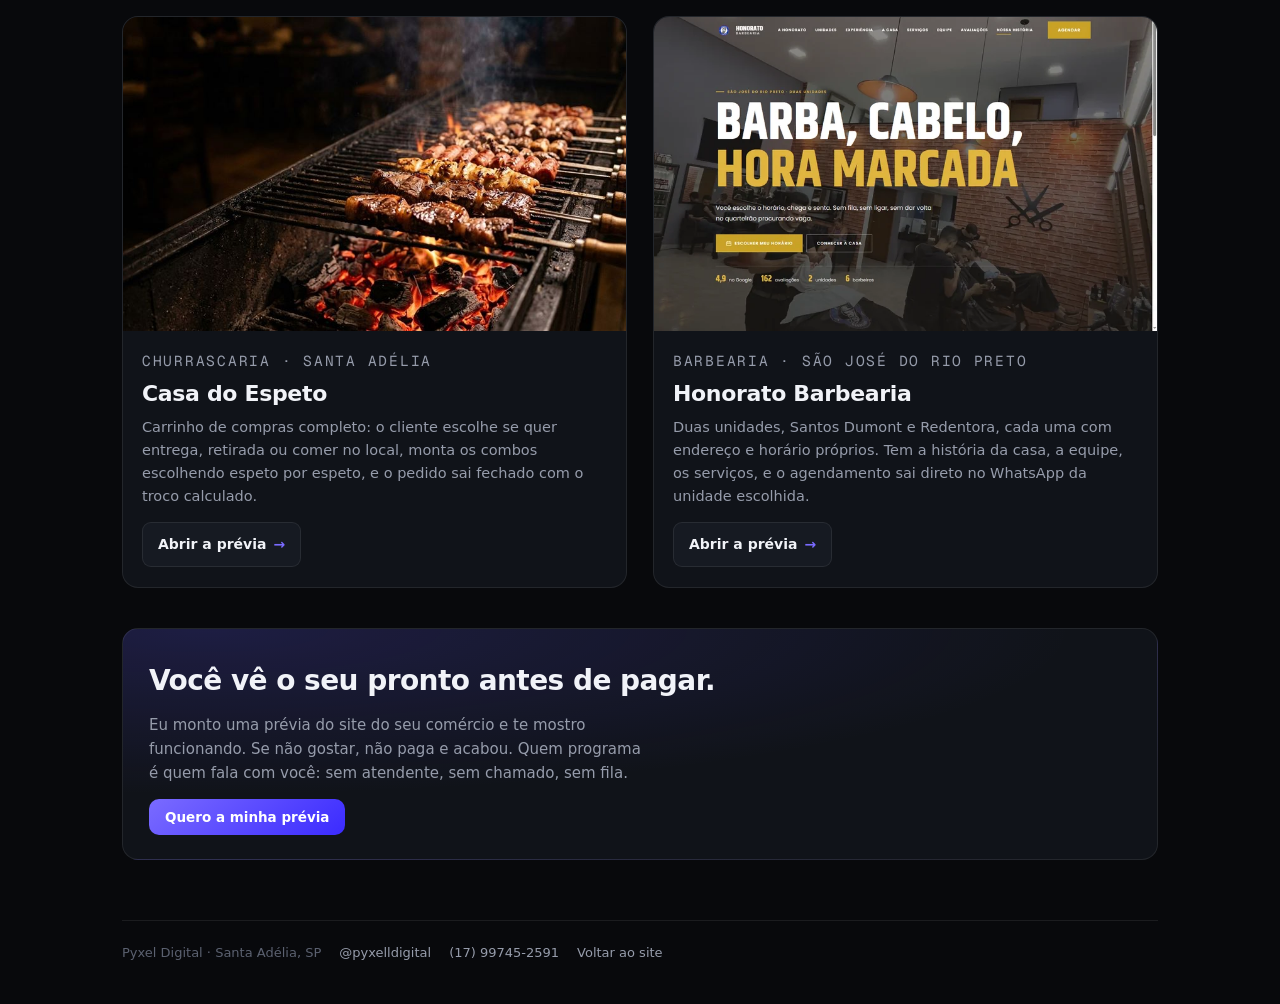
<file: previas.html>
<!doctype html>
<html lang="pt-BR">
<head>
<meta name="robots" content="noindex">
<meta charset="utf-8">
<meta name="viewport" content="width=device-width,initial-scale=1">
<title>Pyxel Digital — Prévias</title>
<meta name="description" content="Sites e cardápios feitos pela Pyxel Digital. Abra, use no celular, monte um pedido.">
<meta property="og:title" content="Pyxel Digital — Prévias">
<meta property="og:description" content="Sites e cardápios feitos pela Pyxel Digital. Abra, use no celular, monte um pedido.">
<link rel="preconnect" href="https://api.fontshare.com">
<link rel="preconnect" href="https://fonts.gstatic.com" crossorigin>
<link rel="stylesheet" href="https://api.fontshare.com/v2/css?f[]=clash-display@500,600,700&f[]=satoshi@400,500,700&display=swap">
<link rel="stylesheet" href="https://fonts.googleapis.com/css2?family=Geist+Mono:wght@400;500&display=swap">
<style>
:root{
  --bg:#08090C; --bg-2:#0C0E13; --surface:#101319; --surface-2:#161A22;
  --ink:#F1F3F8; --ink-2:#969CAB; --ink-3:#5B6170;
  --cobalt:#3B2BFF; --cobalt-bright:#7A6BFF; --cobalt-cell:#5B4BFF;
  --linha:rgba(255,255,255,.08);
  --display:"Clash Display",system-ui,sans-serif;
  --corpo:"Satoshi",system-ui,-apple-system,"Segoe UI",sans-serif;
  --mono:"Geist Mono",ui-monospace,monospace;
}
*{box-sizing:border-box}
html{scroll-behavior:smooth}
body{
  margin:0;background:var(--bg);color:var(--ink);
  font-family:var(--corpo);line-height:1.6;-webkit-font-smoothing:antialiased;
}
.wrap{max-width:1080px;margin:0 auto;padding:0 22px}

/* ---------- topo ---------- */
.topo{
  position:sticky;top:0;z-index:40;background:rgba(8,9,12,.82);
  backdrop-filter:blur(14px);border-bottom:1px solid var(--linha)
}
.topo .wrap{display:flex;align-items:center;gap:18px;height:66px}
.marca{display:flex;align-items:center;gap:10px;text-decoration:none;color:var(--ink);flex:none}
/* O desenho tem 66x99, então a altura manda e a largura acompanha. Fixar
   os dois esmagaria a grade de pixels, que é justamente o que faz a marca
   ser dela e não um quadradinho com letra dentro. */
.marca .pm{height:26px;width:auto;flex:none;display:block;color:var(--ink)}
.marca b{font-family:var(--display);font-weight:600;font-size:19px;letter-spacing:-.01em}
.topo nav{margin-left:auto;display:flex;gap:4px;align-items:center}
.topo nav a{
  font-size:13.5px;color:var(--ink-2);text-decoration:none;padding:8px 11px;
  border-radius:8px;white-space:nowrap
}
.topo nav a:hover{color:var(--ink);background:var(--surface-2)}
.topo nav a.aqui{color:var(--ink);background:var(--surface-2)}
.zap{
  flex:none;font-size:13.5px;font-weight:700;text-decoration:none;color:#fff;
  background:linear-gradient(140deg,var(--cobalt-bright),var(--cobalt));
  padding:10px 16px;border-radius:10px;white-space:nowrap
}
@media(max-width:720px){
  .topo nav{display:none}
  .topo .wrap{gap:12px}
}

/* ---------- capa ---------- */
.capa{padding:56px 0 34px;border-bottom:1px solid var(--linha);position:relative;overflow:hidden}
.capa::before{
  content:"";position:absolute;left:50%;top:-160px;width:620px;height:320px;
  transform:translateX(-50%);pointer-events:none;
  background:radial-gradient(ellipse,rgba(91,75,255,.22),transparent 68%);filter:blur(30px)
}
.kick{
  font-family:var(--mono);font-size:11.5px;letter-spacing:.16em;text-transform:uppercase;
  color:var(--cobalt-bright);margin:0 0 14px;position:relative
}
h1{
  font-family:var(--display);font-weight:700;
  font-size:clamp(34px,6.4vw,58px);line-height:1.03;letter-spacing:-.028em;
  margin:0;text-wrap:balance;position:relative
}
h1 em{font-style:normal;color:var(--cobalt-bright)}
.lead{color:var(--ink-2);font-size:16.5px;margin:16px 0 0;max-width:56ch;position:relative}

/* ---------- lista ---------- */
.lista{padding:38px 0 24px;display:grid;gap:26px}
@media(min-width:820px){.lista{grid-template-columns:1fr 1fr;gap:26px}}

.trab{
  background:var(--surface);border:1px solid var(--linha);border-radius:16px;
  overflow:hidden;display:flex;flex-direction:column;
  transition:border-color .2s ease, transform .2s ease
}
.trab:hover{border-color:rgba(122,107,255,.5);transform:translateY(-3px)}
.trab .shot{display:block;position:relative;background:var(--bg-2);aspect-ratio:16/10;overflow:hidden}
.trab .shot img{width:100%;height:100%;object-fit:cover;display:block}
.trab .corpo{padding:18px 19px 20px;display:flex;flex-direction:column;gap:9px;flex:1}
.rot{
  font-family:var(--mono);font-size:10.5px;letter-spacing:.12em;text-transform:uppercase;
  color:var(--ink-3)
}
.trab h2{font-family:var(--display);font-weight:600;font-size:22px;letter-spacing:-.015em;margin:0;line-height:1.15}
.trab p{color:var(--ink-2);font-size:14.5px;margin:0;flex:1}
.abrir{
  align-self:flex-start;margin-top:5px;font-size:14px;font-weight:700;text-decoration:none;
  color:var(--ink);border:1px solid var(--linha);background:var(--surface-2);
  padding:10px 15px;border-radius:9px;display:inline-flex;align-items:center;gap:7px;min-height:42px
}
.abrir:hover{border-color:var(--cobalt-bright);color:#fff}
.abrir span{color:var(--cobalt-bright)}

/* ---------- fecho ---------- */
.fecho{
  margin:16px 0 60px;padding:30px 26px;border-radius:16px;
  border:1px solid var(--linha);background:
    radial-gradient(140% 120% at 8% 0%,rgba(91,75,255,.18),transparent 60%),var(--surface)
}
.fecho h3{font-family:var(--display);font-weight:600;font-size:clamp(21px,3.6vw,28px);letter-spacing:-.02em;margin:0 0 9px;text-wrap:balance}
.fecho p{color:var(--ink-2);margin:0 0 19px;max-width:52ch;font-size:15px}
.pe{border-top:1px solid var(--linha);padding:22px 0 40px;color:var(--ink-3);font-size:13px;display:flex;flex-wrap:wrap;gap:6px 18px;align-items:center}
.pe a{color:var(--ink-2);text-decoration:none}
.pe a:hover{color:var(--ink)}

a:focus-visible,button:focus-visible{outline:2px solid var(--cobalt-bright);outline-offset:2px}
</style>
</head>
<body>

<header class="topo">
  <div class="wrap">
    <!-- A marca aqui era um "P" dentro de um quadrado com gradiente, e a da
         home era o P montado em grade de pixels. Duas marcas no mesmo site,
         e quem chegava pela prévia via a genérica: justamente a página que
         serve de prova pra quem desconfia. Agora é o mesmo desenho da home,
         copiado, não reinventado. -->
    <a class="marca" href="index.html">
      <svg class="pm" viewBox="0 0 66 99" aria-hidden="true">
        <g fill="currentColor">
          <rect x="22" y="0" width="9" height="9" rx="1.5"/><rect x="33" y="0" width="9" height="9" rx="1.5"/><rect x="44" y="0" width="9" height="9" rx="1.5"/>
          <rect x="22" y="11" width="9" height="9" rx="1.5"/><rect x="33" y="11" width="9" height="9" rx="1.5"/><rect x="44" y="11" width="9" height="9" rx="1.5"/><rect x="55" y="11" width="9" height="9" rx="1.5"/>
          <rect x="22" y="22" width="9" height="9" rx="1.5"/><rect x="33" y="22" width="9" height="9" rx="1.5"/><rect x="55" y="22" width="9" height="9" rx="1.5"/>
          <rect x="22" y="33" width="9" height="9" rx="1.5"/><rect x="33" y="33" width="9" height="9" rx="1.5"/><rect x="55" y="33" width="9" height="9" rx="1.5"/>
          <rect x="22" y="44" width="9" height="9" rx="1.5"/><rect x="33" y="44" width="9" height="9" rx="1.5"/><rect x="44" y="44" width="9" height="9" rx="1.5"/><rect x="55" y="44" width="9" height="9" rx="1.5"/>
          <rect x="22" y="55" width="9" height="9" rx="1.5"/><rect x="33" y="55" width="9" height="9" rx="1.5"/>
          <rect x="22" y="66" width="9" height="9" rx="1.5"/><rect x="33" y="66" width="9" height="9" rx="1.5"/>
          <rect x="22" y="77" width="9" height="9" rx="1.5"/><rect x="33" y="77" width="9" height="9" rx="1.5"/>
          <rect x="22" y="88" width="9" height="9" rx="1.5"/><rect x="33" y="88" width="9" height="9" rx="1.5"/>
        </g>
        <g fill="#6E5EFF"><rect x="11" y="22" width="6" height="6" rx="1"/><rect x="0" y="44" width="6" height="6" rx="1"/><rect x="11" y="66" width="6" height="6" rx="1"/></g>
      </svg><b>Pyxel</b>
    </a>
    <nav>
      <a href="index.html#sobre">Sobre</a>
      <a href="index.html#servicos">Serviços</a>
      <a href="previas.html" class="aqui">Prévias</a>
      <a href="index.html#planos">Planos</a>
      <a href="index.html#faq">Dúvidas</a>
    </nav>
    <a class="zap" href="https://wa.me/5517997452591?text=Ol%C3%A1!%20Vi%20as%20pr%C3%A9vias%20da%20Pyxel%20e%20queria%20conversar." target="_blank" rel="noopener">Pedir orçamento</a>
  </div>
</header>

<section class="capa">
  <div class="wrap">
    <p class="kick">Prévias</p>
    <h1>Não é proposta.<br>É site <em>funcionando</em>.</h1>
    <p class="lead">Cada endereço abaixo abre de verdade. Entra pelo celular, navega, monta um pedido
      e vê a mensagem chegar pronta no WhatsApp. É assim que o do seu comércio vai ficar.</p>
  </div>
</section>

<div class="wrap">
  <div class="lista">

    <!-- A Doriie vem primeiro: é a prévia mais recente e a primeira que a
         dona aprovou. Sem lazy na imagem, porque abre a lista. -->
    <article class="trab">
      <a class="shot" href="previas/doriie/" target="_blank" rel="noopener" aria-label="Abrir a prévia do site da Doriie Sorveteria">
        <img src="img/doriie-1600.webp" srcset="img/doriie-800.webp 800w, img/doriie-1600.webp 1600w"
             sizes="(min-width:820px) 500px, calc(100vw - 44px)"
             width="1600" height="1000" alt="Site da Doriie Sorveteria">
      </a>
      <div class="corpo">
        <p class="rot">Sorveteria · Ariranha</p>
        <h2>Doriie Sorveteria</h2>
        <p>Sorveteria de família com 98 sabores. O cliente monta a taça escolhendo sabor por sabor,
           vê a foto de cada produto, e o pedido chega pronto no WhatsApp da loja.</p>
        <a class="abrir" href="previas/doriie/" target="_blank" rel="noopener">Abrir a prévia <span>→</span></a>
      </div>
    </article>

    <article class="trab">
      <a class="shot" href="previas/caue/" target="_blank" rel="noopener" aria-label="Abrir a prévia do site da Cauê Consultoria">
        <img src="img/caue-1600.webp" srcset="img/caue-800.webp 800w, img/caue-1600.webp 1600w"
             sizes="(min-width:820px) 500px, calc(100vw - 44px)"
             width="1600" height="1000" alt="Site da Cauê Consultoria">
      </a>
      <div class="corpo">
        <p class="rot">Consultoria · Treino e alimentação</p>
        <h2>Cauê Consultoria</h2>
        <p>Arrasta a linha da foto e vê o antes e depois dele. Escolhe o objetivo, e a mensagem
           já sai pronta pro WhatsApp do Cauê. Cada seção abre com animação própria.</p>
        <a class="abrir" href="previas/caue/" target="_blank" rel="noopener">Abrir a prévia <span>→</span></a>
      </div>
    </article>

    <article class="trab">
      <a class="shot" href="previas/taverna/" target="_blank" rel="noopener" aria-label="Abrir a prévia do site da Taverna Bar'n Burguer">
        <img src="img/taverna-1600.webp" srcset="img/taverna-800.webp 800w, img/taverna-1600.webp 1600w"
             sizes="(min-width:820px) 500px, calc(100vw - 44px)"
             width="1600" height="1000" alt="Site da Taverna Bar'n Burguer">
      </a>
      <div class="corpo">
        <p class="rot">Hamburgueria · Santa Adélia</p>
        <h2>Taverna Bar'n Burguer</h2>
        <p>Hambúrguer artesanal no centro de Santa Adélia desde 2017. Os lanches têm nome de lenda,
           e o site apresenta a casa com a cara dela, não com cara de modelo pronto.</p>
        <a class="abrir" href="previas/taverna/" target="_blank" rel="noopener">Abrir a prévia <span>→</span></a>
      </div>
    </article>

    <article class="trab">
      <a class="shot" href="previas/cardapio/" target="_blank" rel="noopener" aria-label="Abrir a prévia do cardápio digital da Taverna">
        <img src="img/cardapio-1600.webp" srcset="img/cardapio-800.webp 800w, img/cardapio-1600.webp 1600w"
             sizes="(min-width:820px) 500px, calc(100vw - 44px)"
             width="1600" height="1000" loading="lazy" alt="Cardápio digital da Taverna">
      </a>
      <div class="corpo">
        <p class="rot">Cardápio · Pedido no WhatsApp</p>
        <h2>O pedido chega pronto</h2>
        <p>O cliente monta o pedido na tela, escolhe tamanho e observação, e a mensagem cai formatada
           no WhatsApp da cozinha. Sem print de cardápio, sem pedido pela metade, sem comissão de aplicativo.</p>
        <a class="abrir" href="previas/cardapio/" target="_blank" rel="noopener">Abrir o cardápio <span>→</span></a>
      </div>
    </article>

    <article class="trab">
      <a class="shot" href="previas/espeto/" target="_blank" rel="noopener" aria-label="Abrir a prévia do cardápio da Casa do Espeto">
        <img src="img/espeto-1600.jpg" srcset="img/espeto-800.jpg 800w, img/espeto-1600.jpg 1600w"
             sizes="(min-width:820px) 500px, calc(100vw - 44px)"
             width="1600" height="1000" loading="lazy" alt="Cardápio da Casa do Espeto">
      </a>
      <div class="corpo">
        <p class="rot">Churrascaria · Santa Adélia</p>
        <h2>Casa do Espeto</h2>
        <p>Carrinho de compras completo: o cliente escolhe se quer entrega, retirada ou comer no
           local, monta os combos escolhendo espeto por espeto, e o pedido sai fechado com o troco calculado.</p>
        <a class="abrir" href="previas/espeto/" target="_blank" rel="noopener">Abrir a prévia <span>→</span></a>
      </div>
    </article>

    <article class="trab">
      <a class="shot" href="previas/honorato/" target="_blank" rel="noopener" aria-label="Abrir a prévia do site da Honorato Barbearia">
        <img src="img/honorato-1600.webp" srcset="img/honorato-800.webp 800w, img/honorato-1600.webp 1600w"
             sizes="(min-width:820px) 500px, calc(100vw - 44px)"
             width="1600" height="1000" loading="lazy" alt="Site da Honorato Barbearia">
      </a>
      <div class="corpo">
        <p class="rot">Barbearia · São José do Rio Preto</p>
        <h2>Honorato Barbearia</h2>
        <p>Duas unidades, Santos Dumont e Redentora, cada uma com endereço e horário próprios.
           Tem a história da casa, a equipe, os serviços, e o agendamento sai direto no WhatsApp da unidade escolhida.</p>
        <a class="abrir" href="previas/honorato/" target="_blank" rel="noopener">Abrir a prévia <span>→</span></a>
      </div>
    </article>

  </div>

  <section class="fecho">
    <h3>Você vê o seu pronto antes de pagar.</h3>
    <p>Eu monto uma prévia do site do seu comércio e te mostro funcionando. Se não gostar, não paga
       e acabou. Quem programa é quem fala com você: sem atendente, sem chamado, sem fila.</p>
    <a class="zap" href="https://wa.me/5517997452591?text=Ol%C3%A1!%20Vi%20as%20pr%C3%A9vias%20da%20Pyxel%20e%20queria%20uma%20pr%C3%A9via%20do%20meu%20com%C3%A9rcio." target="_blank" rel="noopener">Quero a minha prévia</a>
  </section>

  <footer class="pe">
    <span>Pyxel Digital · Santa Adélia, SP</span>
    <a href="https://www.instagram.com/pyxelldigital/" target="_blank" rel="noopener">@pyxelldigital</a>
    <a href="https://wa.me/5517997452591" target="_blank" rel="noopener">(17) 99745-2591</a>
    <a href="index.html">Voltar ao site</a>
  </footer>
</div>

</body>
</html>
</file>
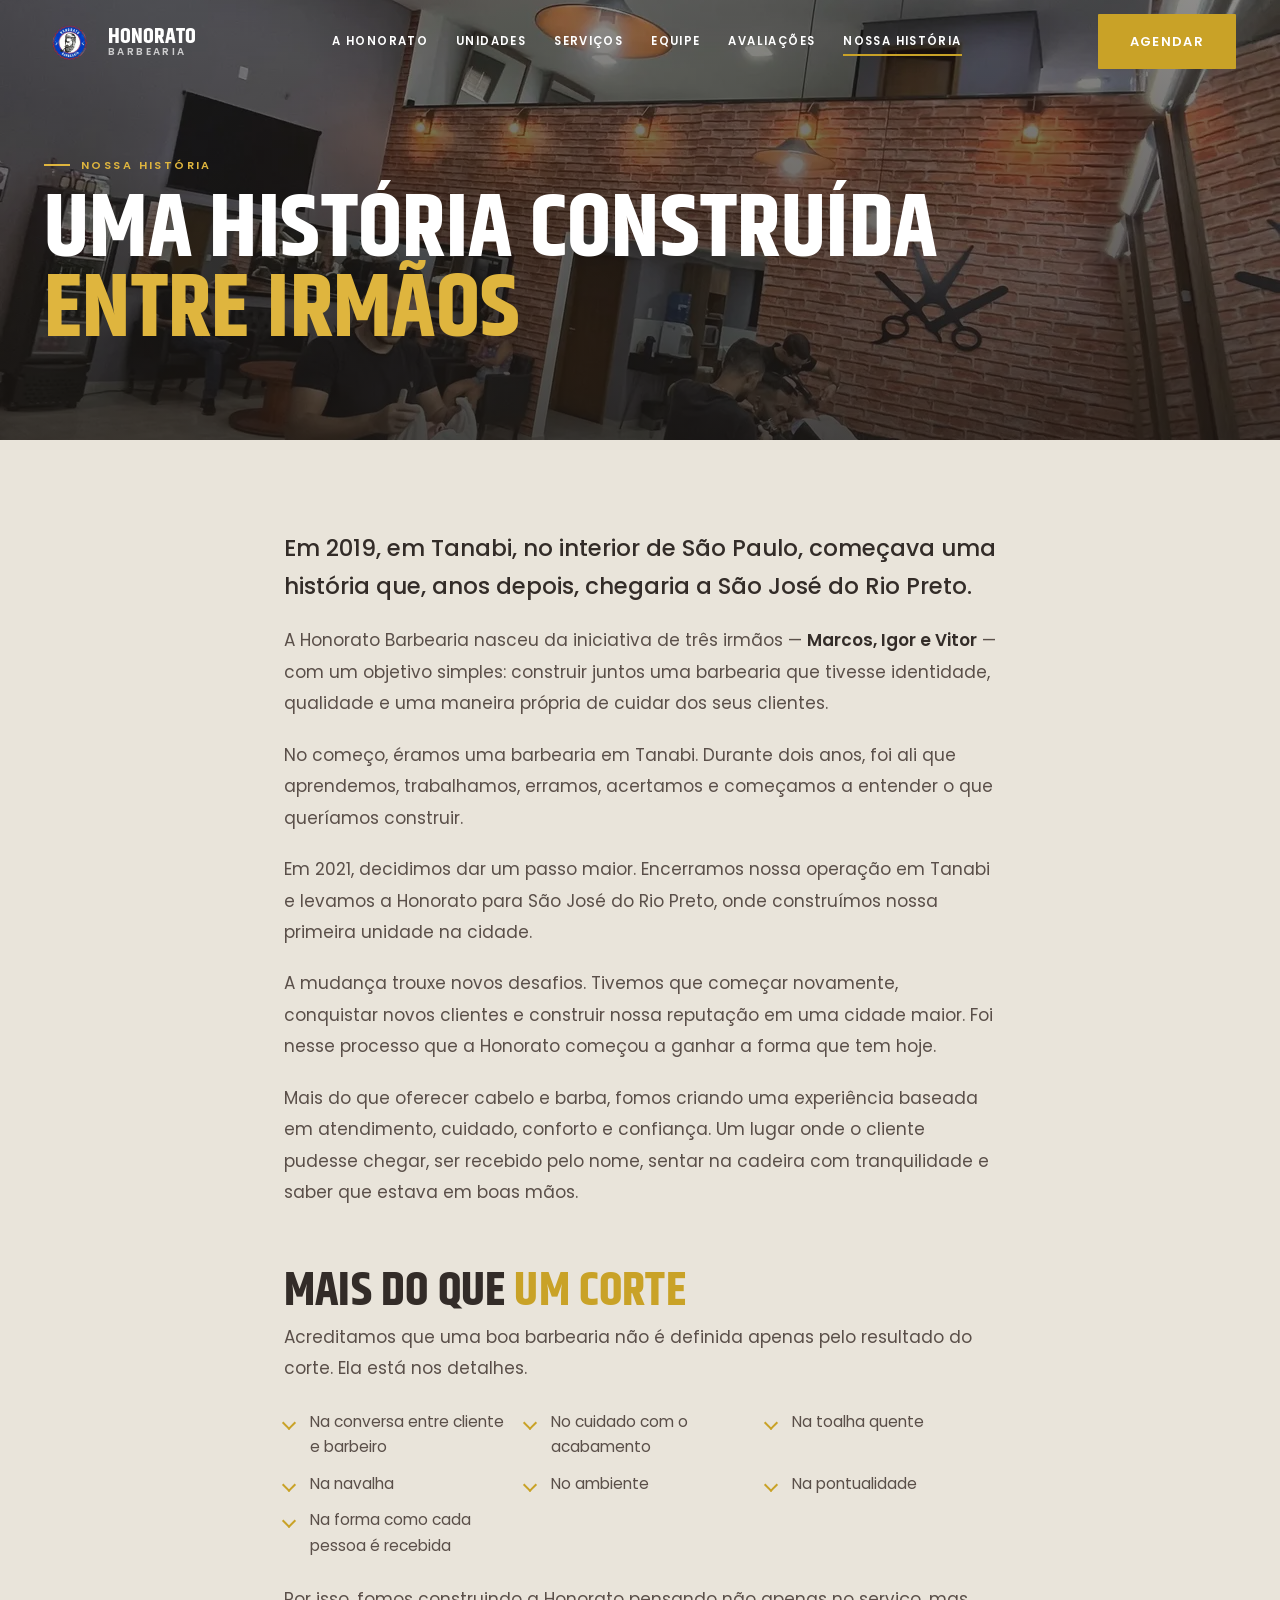
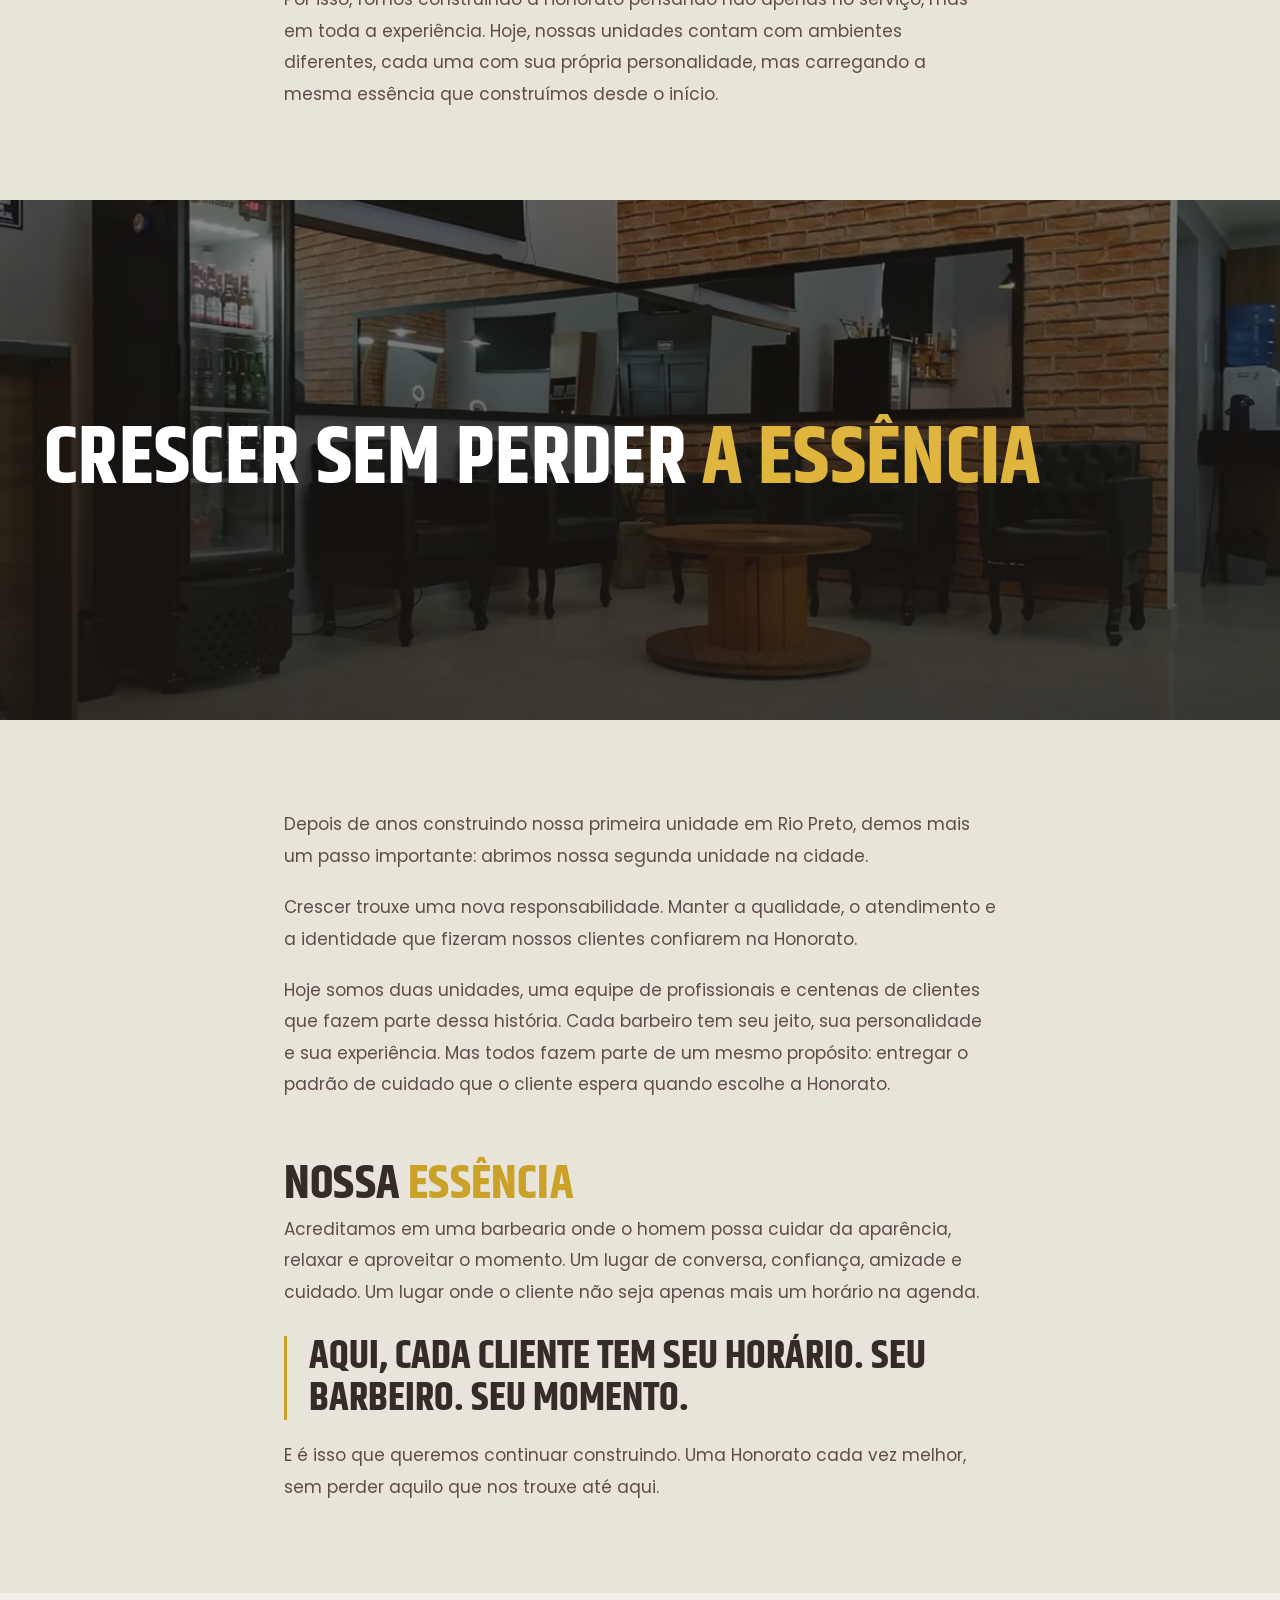
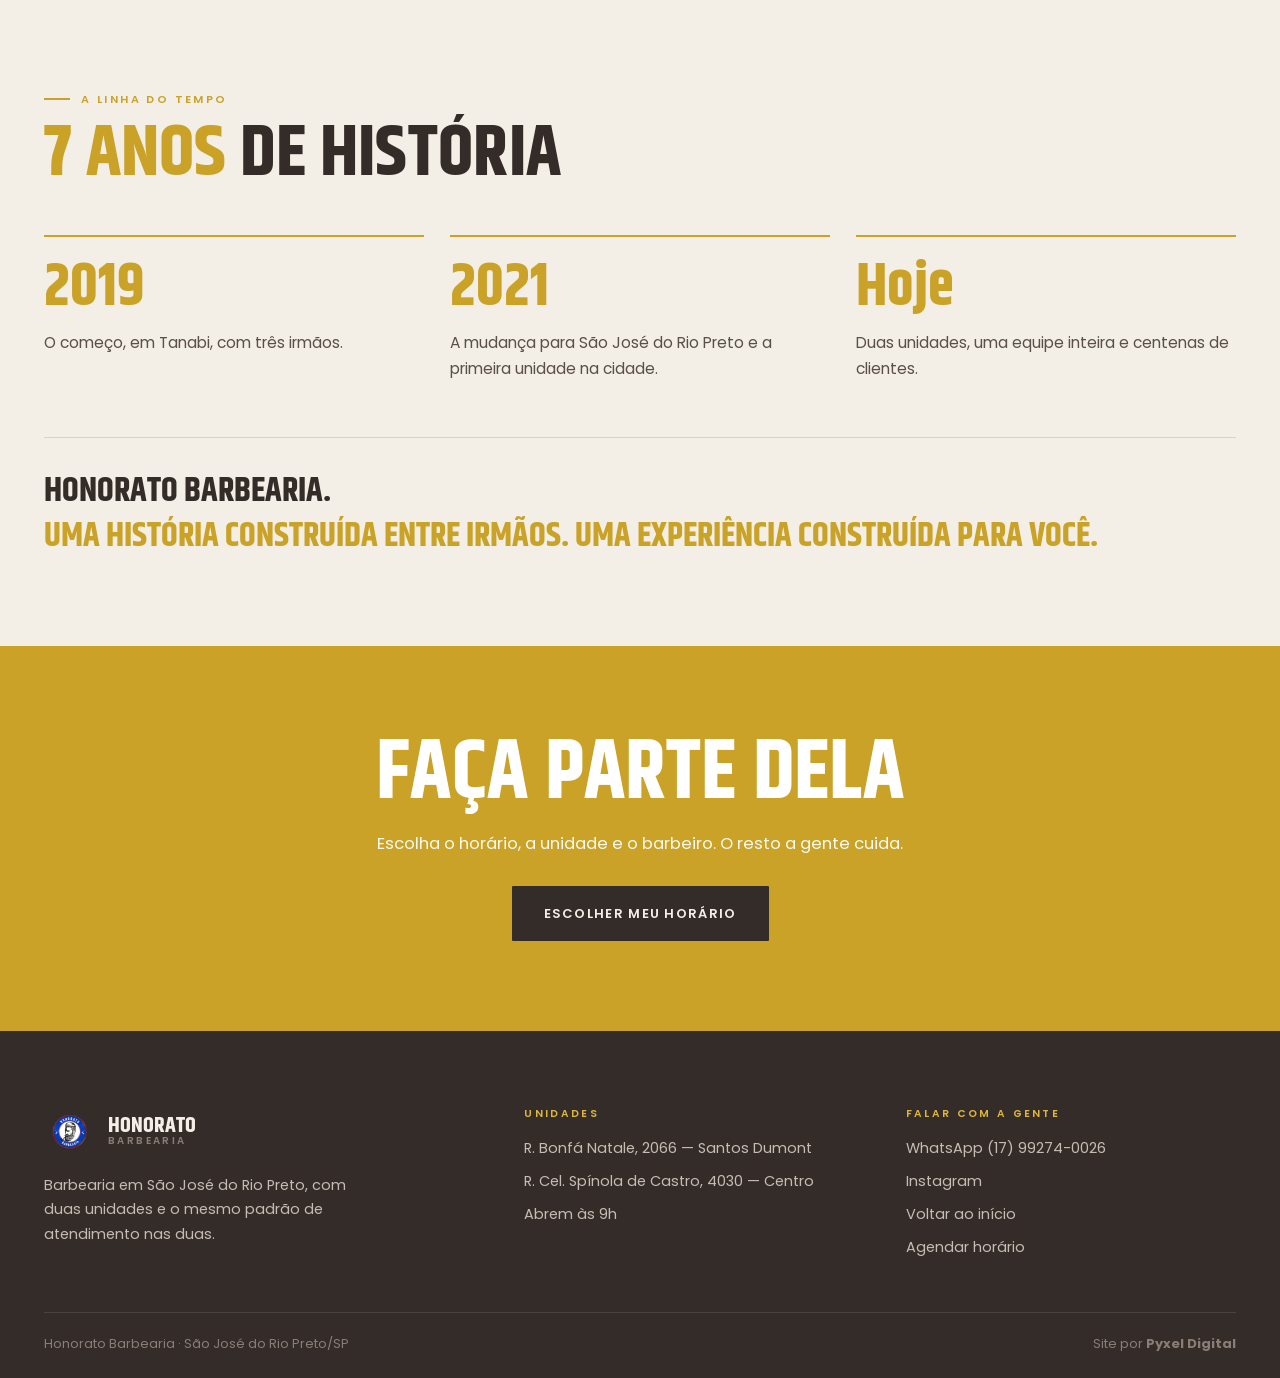
<file: previas/honorato/historia.html>
<!DOCTYPE html>
<html lang="pt-BR">
<head>
<meta charset="UTF-8">
<meta name="viewport" content="width=device-width,initial-scale=1,viewport-fit=cover">
<title>Nossa história — Honorato Barbearia</title>
<meta name="description" content="A Honorato Barbearia começou em 2019, em Tanabi, com três irmãos. Em 2021 mudou para São José do Rio Preto. Hoje são duas unidades e sete anos de história.">
<meta name="theme-color" content="#E9E4DA">
<link rel="icon" href="img/logo-160.webp">

<link rel="preconnect" href="https://fonts.googleapis.com">
<link rel="preconnect" href="https://fonts.gstatic.com" crossorigin>
<link href="https://fonts.googleapis.com/css2?family=Khand:wght@600;700&family=Poppins:wght@300;400;500;600;700&display=swap" rel="stylesheet">
<link rel="stylesheet" href="estilo.css">

<script>
  document.documentElement.className = 'anima';
  setTimeout(function(){
    if (!window.__vivo) {
      document.documentElement.className = '';
      var c = document.getElementById('cortina');
      if (c) c.className = 'cortina';
    }
  }, 2500);
</script>
</head>
<body>

<div class="cortina abertura" id="cortina" aria-hidden="true">
  <div class="carga">
    <div class="anel">
      <svg class="giro" viewBox="0 0 168 168" aria-hidden="true"><circle cx="84" cy="84" r="80"/></svg>
      <img src="img/logo-160.webp" srcset="img/logo-160.webp 160w, img/logo-512.webp 512w"
           sizes="116px" alt="" width="116" height="116">
    </div>
    <p class="carga-txt">Honorato<span id="carga-txt">Barbearia</span></p>
  </div>
</div>

<header class="topo solto" id="topo">
  <div class="wrap dentro">
    <a class="marca" href="index.html">
      <img src="img/logo-160.webp" srcset="img/logo-160.webp 160w, img/logo-512.webp 512w"
           sizes="52px" alt="Honorato Barbearia" width="52" height="52">
      <b>Honorato<span>Barbearia</span></b>
    </a>
    <nav class="menu">
      <a href="index.html#honorato">A Honorato</a>
      <a href="index.html#unidades">Unidades</a>
      <a href="index.html#servicos">Serviços</a>
      <a href="index.html#equipe">Equipe</a>
      <a href="index.html#avaliacoes">Avaliações</a>
      <a class="historia-link aqui" href="historia.html" aria-current="page">Nossa história</a>
    </nav>
    <a class="btn ouro" href="https://agendamentos.bestbarbers.app/barbershop/honoratobarbearia" target="_blank" rel="noopener">Agendar</a>
  </div>
</header>

<main>

<section class="faixa-foto banda capa-historia">
  <img src="img/hero-1920.webp" srcset="img/hero-1280.webp 1280w, img/hero-1920.webp 1920w"
       sizes="100vw" alt="Salão da Honorato Barbearia" width="1920" height="1080" fetchpriority="high">
  <div class="dentro">
    <div class="wrap">
      <span class="olho rv">Nossa história</span>
      <h1 class="rv">Uma história construída<br><em>entre irmãos</em></h1>
    </div>
  </div>
</section>

<article class="bloco leitura">
  <div class="wrap">

    <p class="abre rv">Em 2019, em Tanabi, no interior de São Paulo, começava uma história
       que, anos depois, chegaria a São José do Rio Preto.</p>

    <p class="rv">A Honorato Barbearia nasceu da iniciativa de três irmãos — <b>Marcos,
       Igor e Vitor</b> — com um objetivo simples: construir juntos uma barbearia que
       tivesse identidade, qualidade e uma maneira própria de cuidar dos seus clientes.</p>

    <p class="rv">No começo, éramos uma barbearia em Tanabi. Durante dois anos, foi ali
       que aprendemos, trabalhamos, erramos, acertamos e começamos a entender o que
       queríamos construir.</p>

    <p class="rv">Em 2021, decidimos dar um passo maior. Encerramos nossa operação em
       Tanabi e levamos a Honorato para São José do Rio Preto, onde construímos nossa
       primeira unidade na cidade.</p>

    <p class="rv">A mudança trouxe novos desafios. Tivemos que começar novamente,
       conquistar novos clientes e construir nossa reputação em uma cidade maior. Foi
       nesse processo que a Honorato começou a ganhar a forma que tem hoje.</p>

    <p class="rv">Mais do que oferecer cabelo e barba, fomos criando uma experiência
       baseada em atendimento, cuidado, conforto e confiança. Um lugar onde o cliente
       pudesse chegar, ser recebido pelo nome, sentar na cadeira com tranquilidade e
       saber que estava em boas mãos.</p>

    <h2 class="rv">Mais do que <em>um corte</em></h2>

    <p class="rv">Acreditamos que uma boa barbearia não é definida apenas pelo resultado
       do corte. Ela está nos detalhes.</p>

    <ul class="detalhes esc">
      <li>Na conversa entre cliente e barbeiro</li>
      <li>No cuidado com o acabamento</li>
      <li>Na toalha quente</li>
      <li>Na navalha</li>
      <li>No ambiente</li>
      <li>Na pontualidade</li>
      <li>Na forma como cada pessoa é recebida</li>
    </ul>

    <p class="rv">Por isso, fomos construindo a Honorato pensando não apenas no serviço,
       mas em toda a experiência. Hoje, nossas unidades contam com ambientes diferentes,
       cada uma com sua própria personalidade, mas carregando a mesma essência que
       construímos desde o início.</p>

  </div>
</article>

<section class="faixa-foto banda">
  <img src="img/gourmet-1400.webp" srcset="img/gourmet-1000.webp 1000w, img/gourmet-1400.webp 1400w"
       sizes="100vw" alt="Espaço da Honorato Barbearia"
       width="1400" height="787" loading="lazy" decoding="async">
  <div class="dentro">
    <div class="wrap">
      <h2 class="rv">Crescer sem perder <em>a essência</em></h2>
    </div>
  </div>
</section>

<article class="bloco leitura">
  <div class="wrap">

    <p class="rv">Depois de anos construindo nossa primeira unidade em Rio Preto, demos
       mais um passo importante: abrimos nossa segunda unidade na cidade.</p>

    <p class="rv">Crescer trouxe uma nova responsabilidade. Manter a qualidade, o
       atendimento e a identidade que fizeram nossos clientes confiarem na Honorato.</p>

    <p class="rv">Hoje somos duas unidades, uma equipe de profissionais e centenas de
       clientes que fazem parte dessa história. Cada barbeiro tem seu jeito, sua
       personalidade e sua experiência. Mas todos fazem parte de um mesmo propósito:
       entregar o padrão de cuidado que o cliente espera quando escolhe a Honorato.</p>

    <h2 class="rv">Nossa <em>essência</em></h2>

    <p class="rv">Acreditamos em uma barbearia onde o homem possa cuidar da aparência,
       relaxar e aproveitar o momento. Um lugar de conversa, confiança, amizade e cuidado.
       Um lugar onde o cliente não seja apenas mais um horário na agenda.</p>

    <p class="destaque rv">Aqui, cada cliente tem seu horário. Seu barbeiro. Seu momento.</p>

    <p class="rv">E é isso que queremos continuar construindo. Uma Honorato cada vez
       melhor, sem perder aquilo que nos trouxe até aqui.</p>

  </div>
</article>

<section class="bloco claro">
  <div class="wrap">
    <div class="cabeca rv">
      <span class="olho">A linha do tempo</span>
      <h2><em>7 anos</em> de história</h2>
    </div>
    <ol class="linha esc">
      <li><b>2019</b><span>O começo, em Tanabi, com três irmãos.</span></li>
      <li><b>2021</b><span>A mudança para São José do Rio Preto e a primeira unidade na cidade.</span></li>
      <li><b>Hoje</b><span>Duas unidades, uma equipe inteira e centenas de clientes.</span></li>
    </ol>
    <p class="fecho-historia rv">Honorato Barbearia.<br>
       <em>Uma história construída entre irmãos. Uma experiência construída para você.</em></p>
  </div>
</section>

<section class="fecha">
  <div class="wrap rv">
    <h2>Faça parte dela</h2>
    <p>Escolha o horário, a unidade e o barbeiro. O resto a gente cuida.</p>
    <a class="btn escuro" href="https://agendamentos.bestbarbers.app/barbershop/honoratobarbearia" target="_blank" rel="noopener">Escolher meu horário</a>
  </div>
</section>

</main>

<footer class="rodape">
  <div class="wrap">
    <div class="grade">
      <div>
        <div class="marca">
          <img src="img/logo-160.webp" alt="" width="52" height="52">
          <b>Honorato<span>Barbearia</span></b>
        </div>
        <p class="sobre">Barbearia em São José do Rio Preto, com duas unidades e o mesmo
           padrão de atendimento nas duas.</p>
      </div>
      <div>
        <h4>Unidades</h4>
        <ul>
          <li>R. Bonfá Natale, 2066 — Santos Dumont</li>
          <li>R. Cel. Spínola de Castro, 4030 — Centro</li>
          <li>Abrem às 9h</li>
        </ul>
      </div>
      <div>
        <h4>Falar com a gente</h4>
        <ul>
          <li><a href="https://wa.me/5517992740026" target="_blank" rel="noopener">WhatsApp (17) 99274-0026</a></li>
          <li><a href="https://www.instagram.com/honoratobarbearia" target="_blank" rel="noopener">Instagram</a></li>
          <li><a href="index.html">Voltar ao início</a></li>
          <li><a href="https://agendamentos.bestbarbers.app/barbershop/honoratobarbearia" target="_blank" rel="noopener">Agendar horário</a></li>
        </ul>
      </div>
    </div>
    <div class="fim">
      <span>Honorato Barbearia · São José do Rio Preto/SP</span>
      <span><a href="https://pyxeldigital.netlify.app" target="_blank" rel="noopener">Site por <b>Pyxel Digital</b></a></span>
    </div>
  </div>
</footer>

<script src="pagina.js"></script>
</body>
</html>
</file>
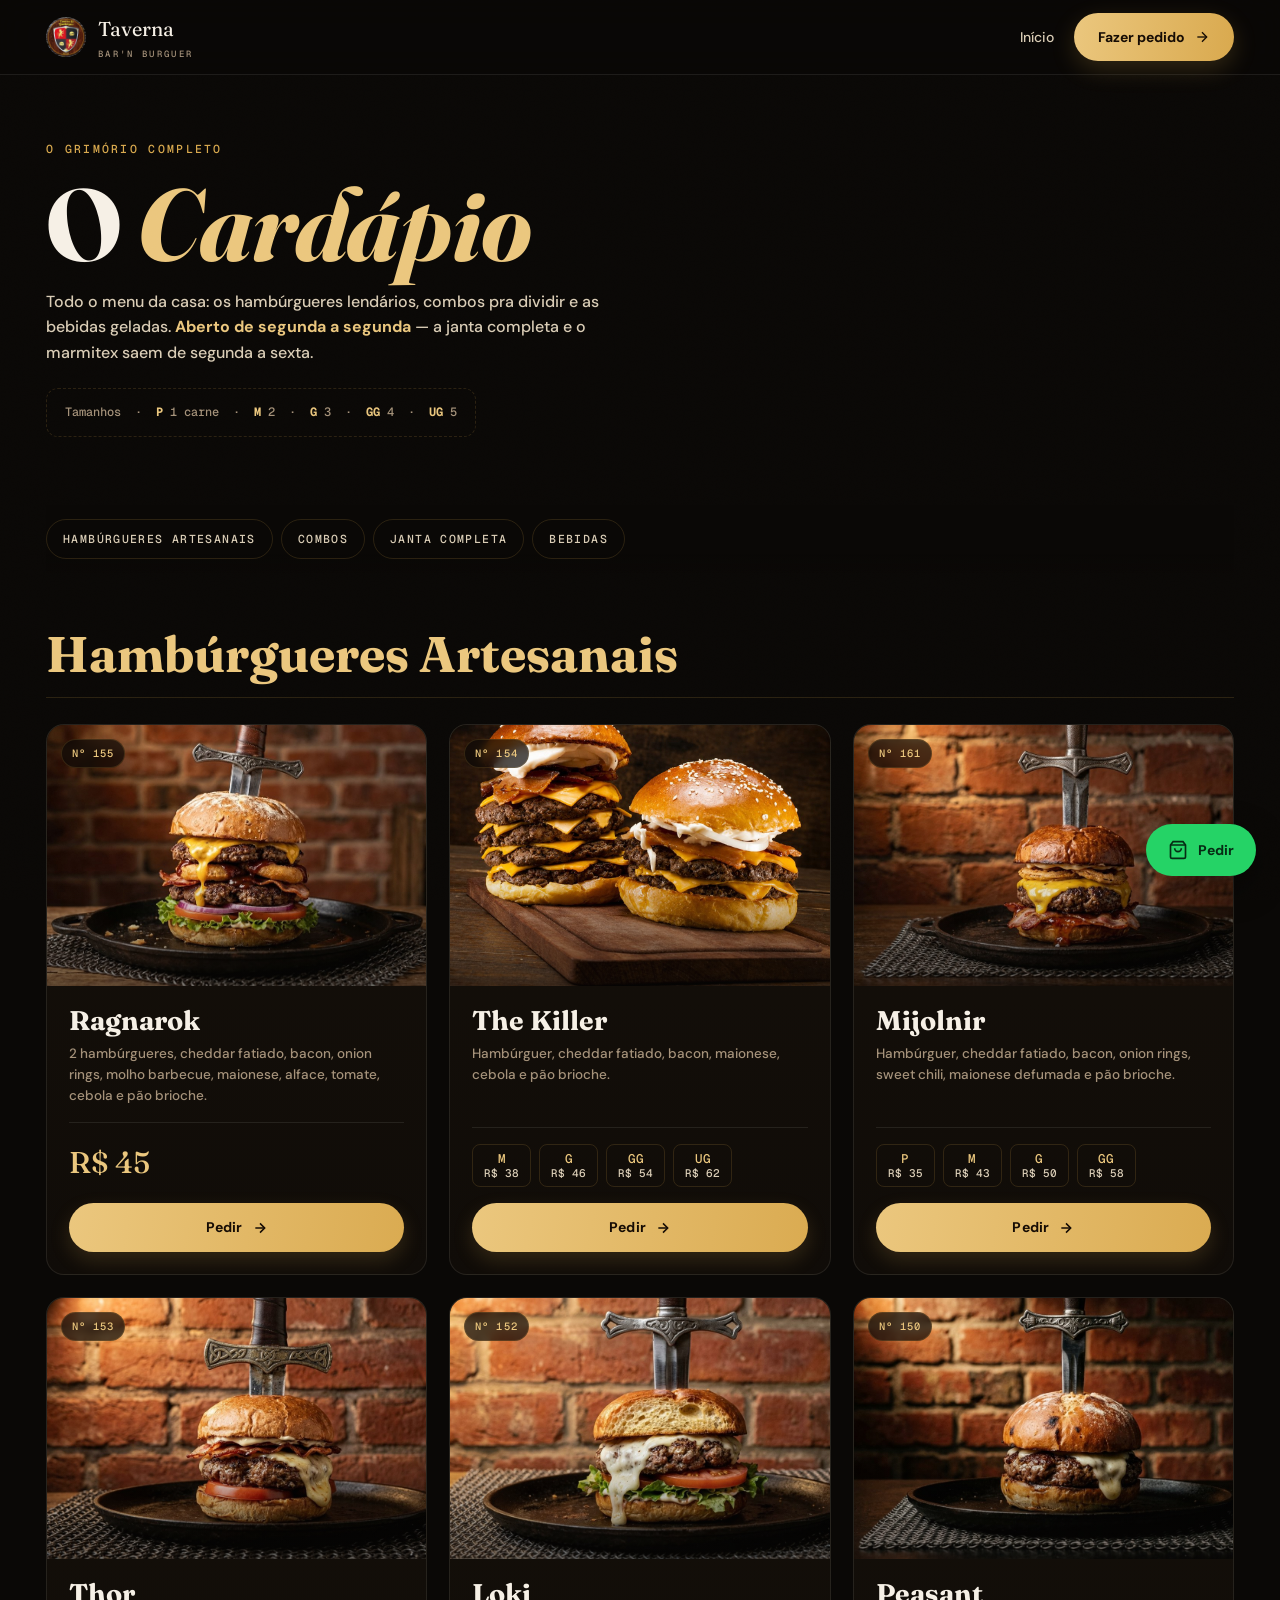
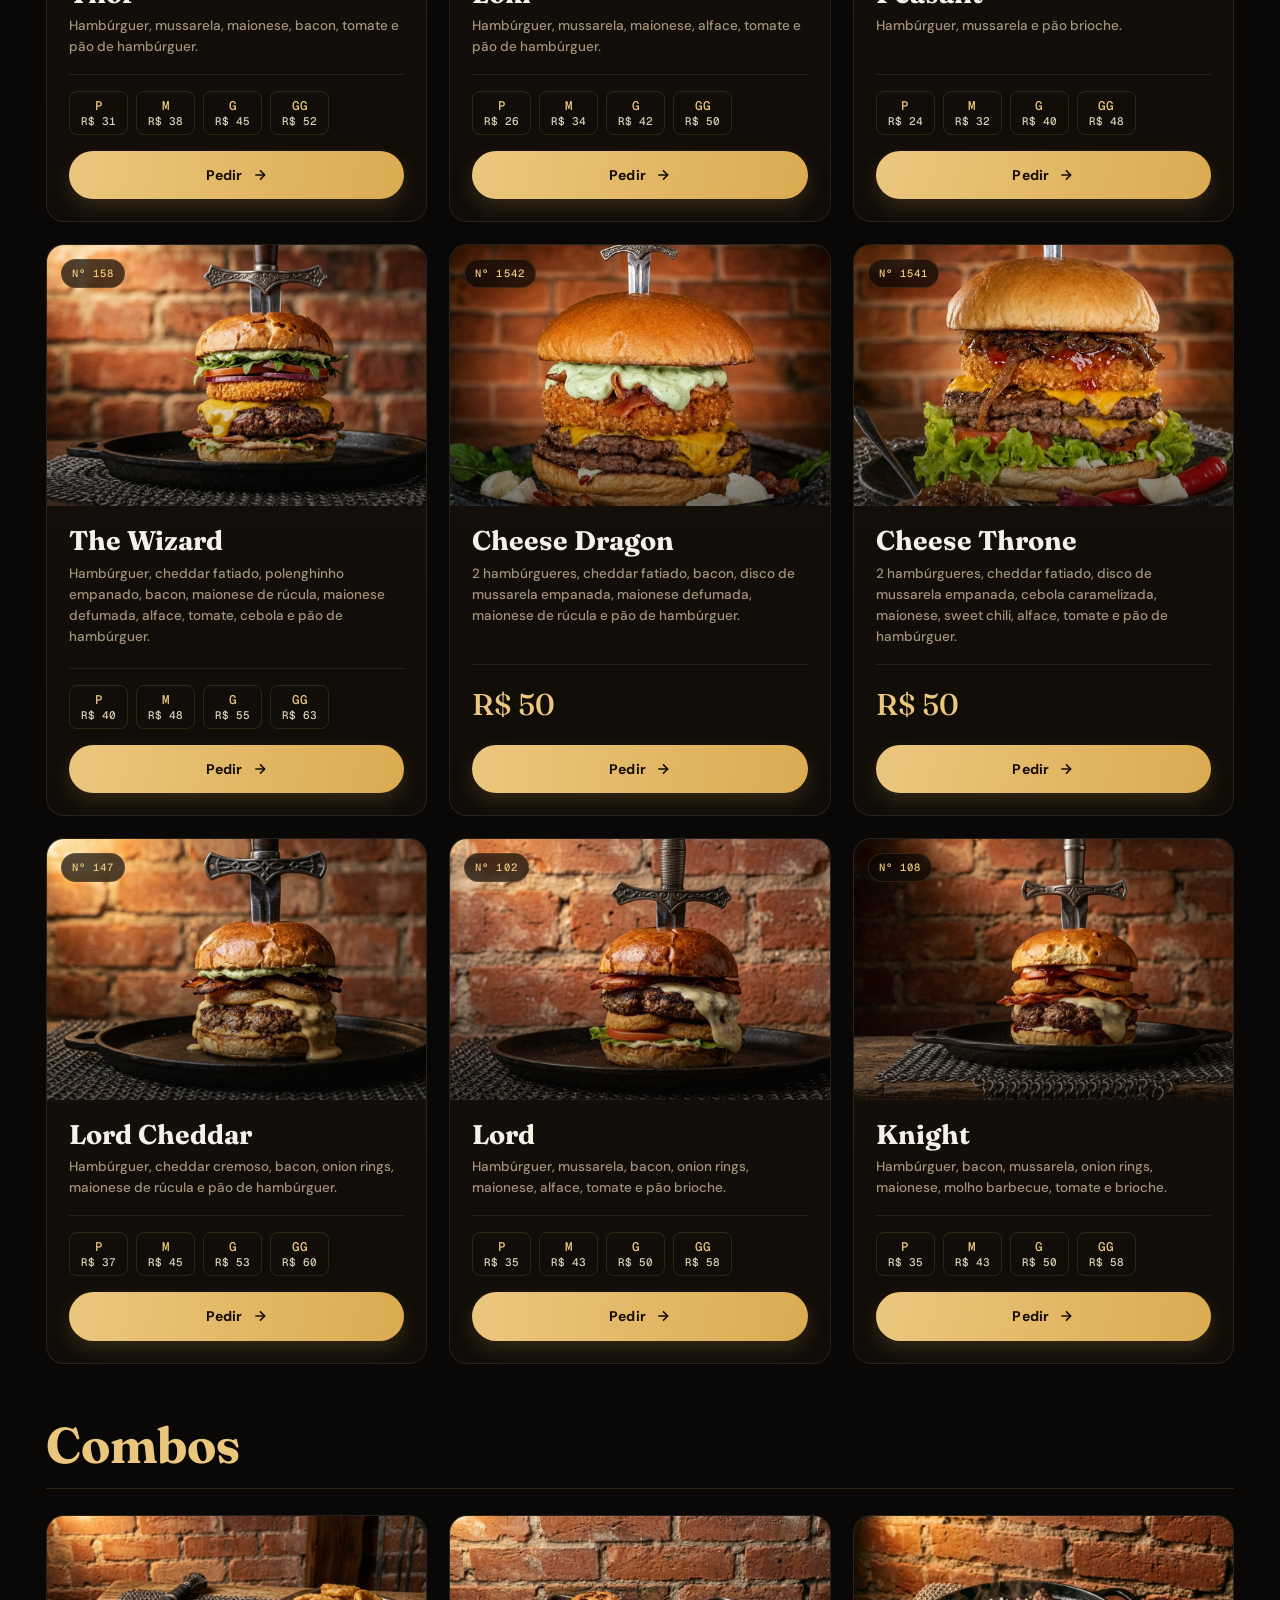
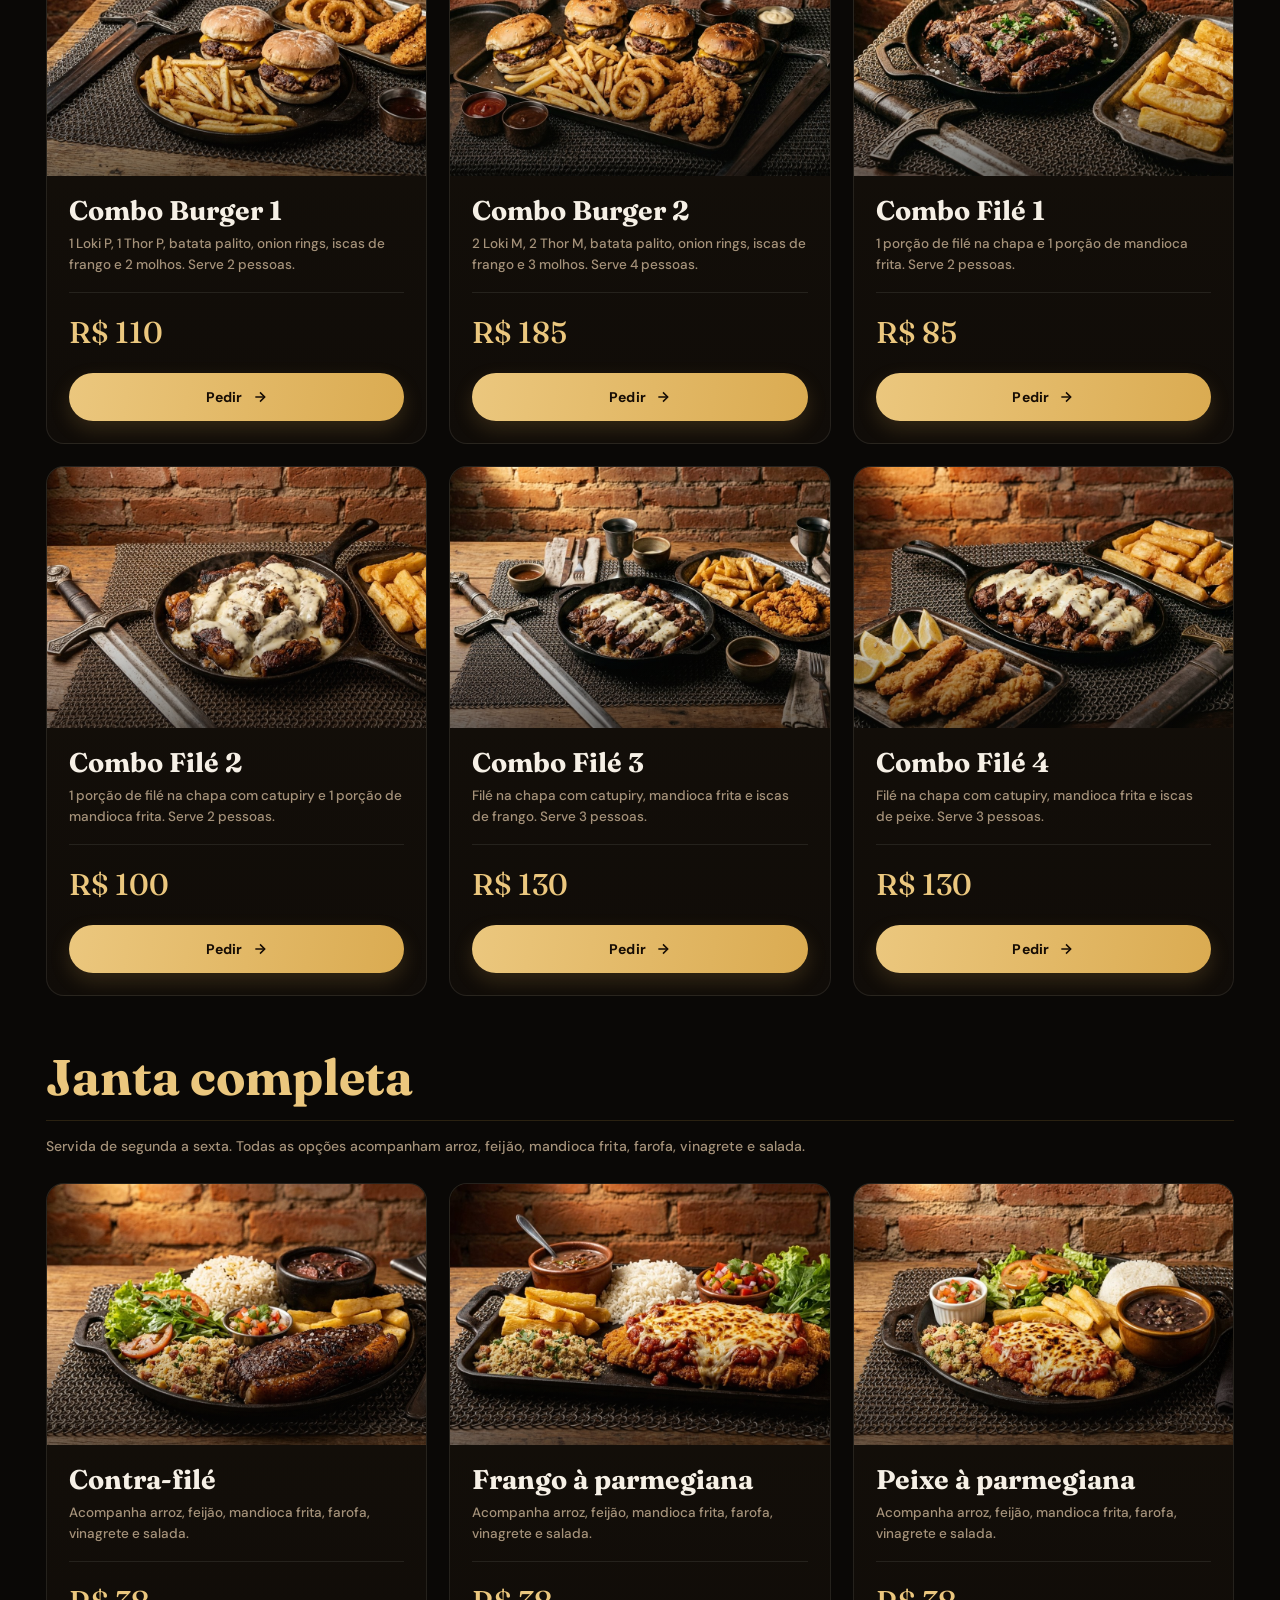
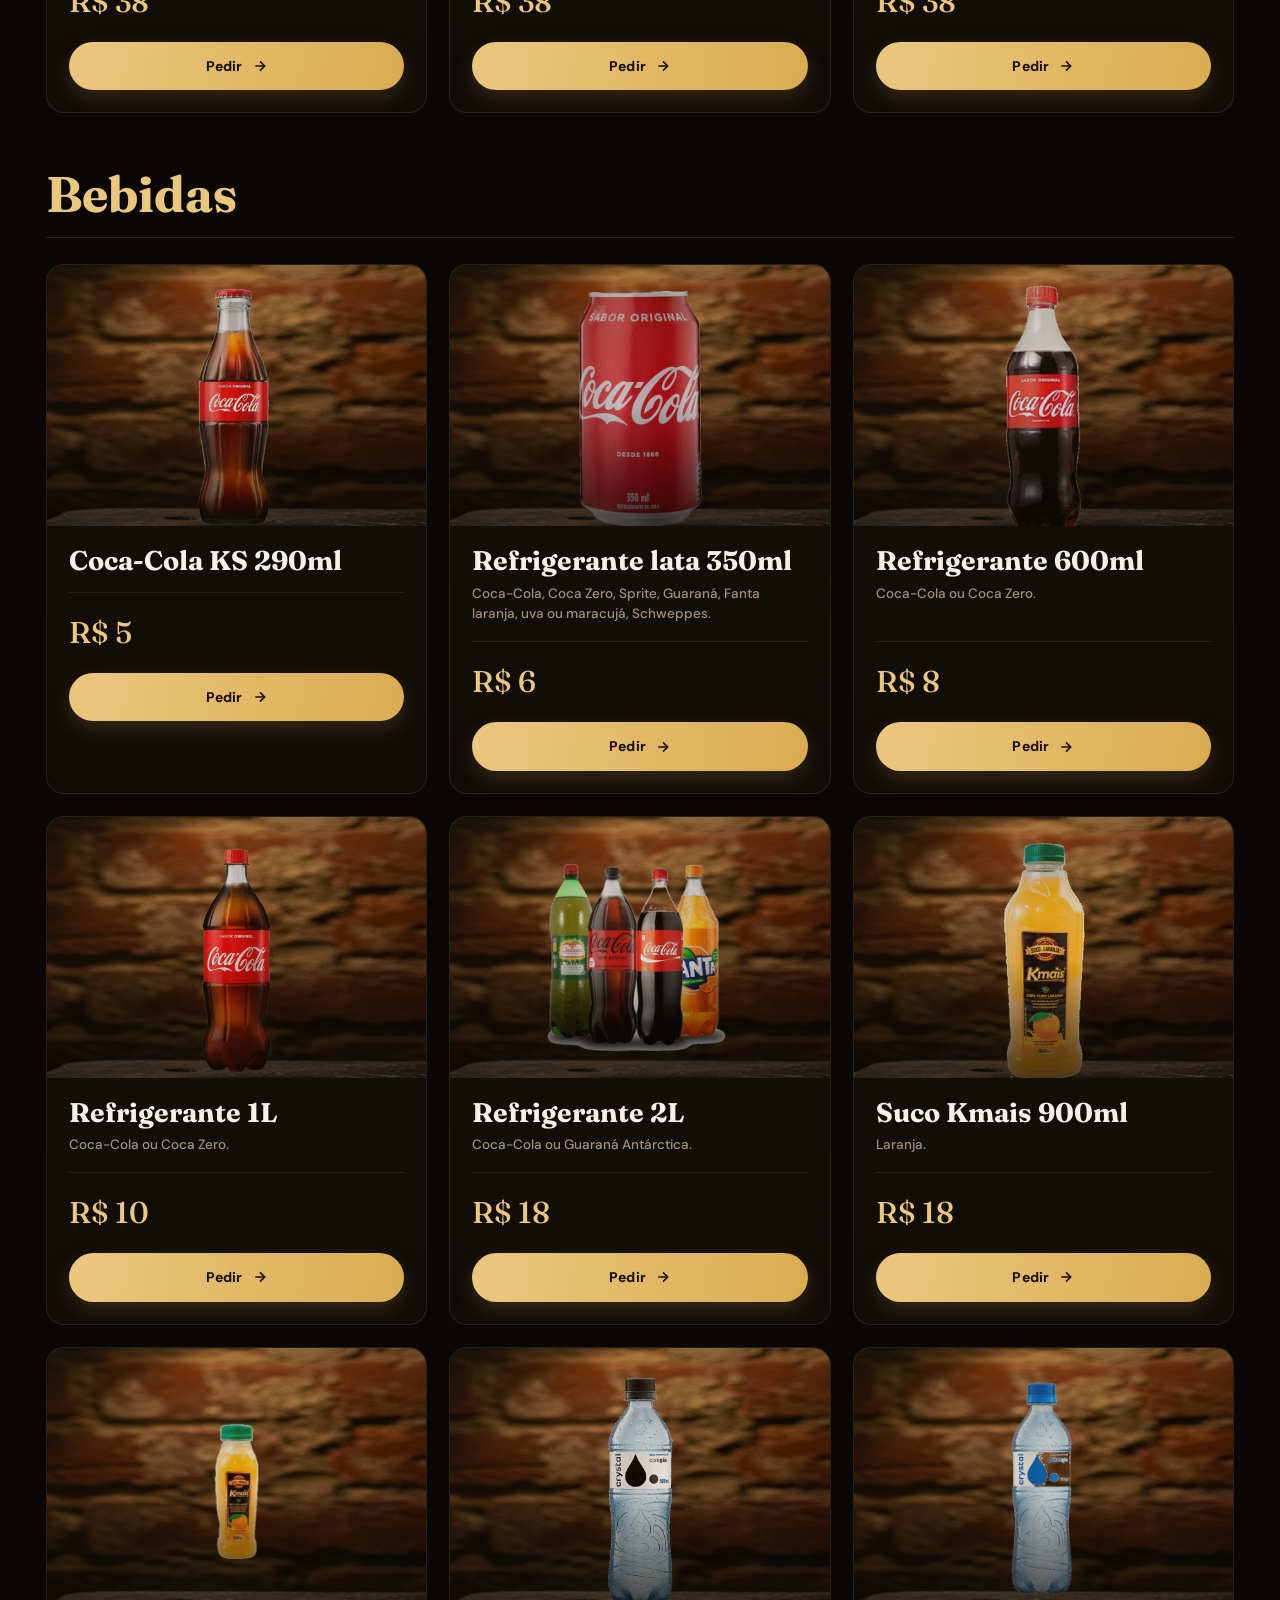
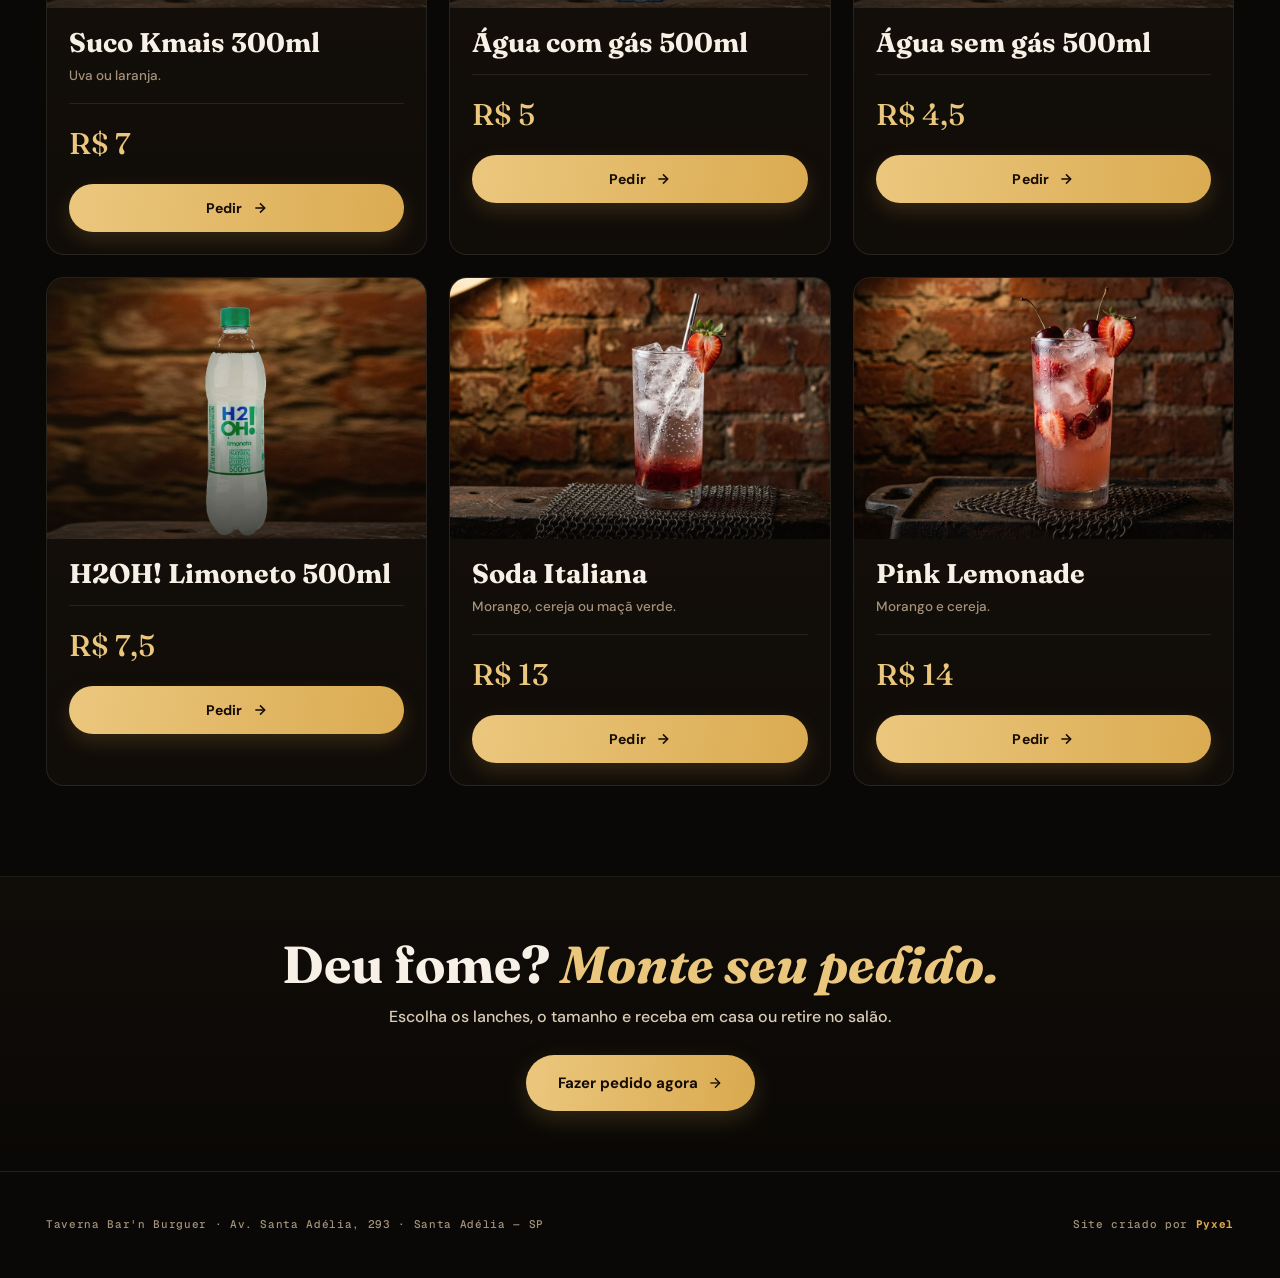
<file: previas/taverna/cardapio.html>
<!DOCTYPE html>
<html lang="pt-BR">
<head>
<meta charset="UTF-8">
<meta name="viewport" content="width=device-width, initial-scale=1.0">
<title>Cardápio — Taverna Bar'n Burguer</title>
<meta name="description" content="O cardápio completo da Taverna Bar'n Burguer: hambúrgueres artesanais, combos e bebidas. Santa Adélia — SP.">
<meta name="theme-color" content="#0A0806">
<link rel="icon" href="data:image/svg+xml,%3Csvg xmlns='http://www.w3.org/2000/svg' viewBox='0 0 32 32'%3E%3Crect width='32' height='32' fill='%230A0806'/%3E%3Cpath d='M6 13h20v2H6zM8 18h16a3 3 0 0 1-3 3H11a3 3 0 0 1-3-3zM8 12a8 8 0 0 1 16 0z' fill='%23D9A94E'/%3E%3C/svg%3E">
<link rel="preconnect" href="https://fonts.googleapis.com">
<link rel="preconnect" href="https://fonts.gstatic.com" crossorigin>
<link href="https://fonts.googleapis.com/css2?family=Fraunces:ital,opsz,wght@0,9..144,500;0,9..144,600;0,9..144,700;0,9..144,800;1,9..144,500;1,9..144,600&family=DM+Sans:opsz,wght@9..40,400;9..40,500;9..40,600;9..40,700&family=Geist+Mono:wght@400;500&display=swap" rel="stylesheet">
<style>
:root{
  --bg:#0A0806; --bg2:#100C08; --panel:#15100A; --panel2:#1B140D; --panel3:#221A10;
  --cream:#F6F0E6; --cream2:#DACDB6; --dim:#A5927A; --faint:#6E6049;
  --gold:#D9A94E; --gold2:#EBC77E; --goldsoft:rgba(217,169,78,.1);
  --red:#A32A22; --ember:#E8622C; --green:#25D366;
  --line:rgba(217,169,78,.16); --line2:rgba(217,169,78,.34); --hair:rgba(243,236,224,.09);
  --serif:'Fraunces',Georgia,serif; --sans:'DM Sans',system-ui,sans-serif; --mono:'Geist Mono',ui-monospace,monospace;
  --ease:cubic-bezier(.22,1,.36,1);
}
*{margin:0;padding:0;box-sizing:border-box}
::selection{background:var(--ember);color:#0A0806}
html{-webkit-font-smoothing:antialiased;scroll-behavior:smooth}
body{background:var(--bg);color:var(--cream);font-family:var(--sans);font-weight:500;line-height:1.6}
a{text-decoration:none;color:inherit}
img{max-width:100%;display:block}
svg{display:block}
:focus-visible{outline:2px solid var(--gold);outline-offset:3px}
.wrap{max-width:1240px;margin:0 auto;padding:0 26px}
body::before{content:"";position:fixed;inset:0;z-index:1;pointer-events:none;opacity:.45;mix-blend-mode:overlay;
  background-image:url("data:image/svg+xml,%3Csvg xmlns='http://www.w3.org/2000/svg' width='160' height='160'%3E%3Cfilter id='n'%3E%3CfeTurbulence type='fractalNoise' baseFrequency='.85' numOctaves='2'/%3E%3C/filter%3E%3Crect width='100%25' height='100%25' filter='url(%23n)' opacity='.05'/%3E%3C/svg%3E")}

header{position:sticky;top:0;z-index:60;background:rgba(10,8,6,.86);backdrop-filter:blur(16px);border-bottom:1px solid var(--hair)}
.nav{display:flex;align-items:center;justify-content:space-between;height:74px;max-width:1240px;margin:0 auto;padding:0 26px;gap:16px}
.brand{display:flex;align-items:center;gap:12px}
.brand .crest{width:40px;height:40px;border-radius:50%}
.brand b{font-family:var(--serif);font-size:20px;font-weight:400}
.brand em{display:block;font-family:var(--mono);font-size:9px;letter-spacing:.26em;text-transform:uppercase;color:var(--dim);font-style:normal;margin-top:2px}
.navr{display:flex;align-items:center;gap:20px}
.navr a.lk{font-size:14px;color:var(--cream2);transition:color .3s}
.navr a.lk:hover{color:var(--gold2)}
.btn{display:inline-flex;align-items:center;gap:9px;font-weight:700;font-size:14px;padding:13px 24px;border-radius:100px;border:none;cursor:pointer;
  background:linear-gradient(100deg,var(--gold2),var(--gold));color:#160C04;box-shadow:0 8px 24px rgba(217,169,78,.2);transition:transform .35s var(--ease),box-shadow .35s;white-space:nowrap}
.btn:hover{transform:translateY(-2px);box-shadow:0 14px 34px rgba(232,98,44,.36)}
.btn svg{width:16px;height:16px;stroke:currentColor;fill:none;stroke-width:2}

/* hero */
.top{padding:60px 0 34px;position:relative}
.kick{font-family:var(--mono);font-size:11.5px;letter-spacing:.2em;text-transform:uppercase;color:var(--gold)}
.top h1{font-family:var(--serif);font-weight:700;font-size:clamp(46px,8vw,104px);line-height:.96;margin-top:14px;letter-spacing:-.01em}
.top h1 i{font-style:italic;color:var(--gold2)}
.top p{color:var(--cream2);font-size:16px;margin-top:16px;max-width:54ch}
.sizeleg{font-family:var(--mono);font-size:12px;color:var(--dim);margin-top:22px;padding:14px 18px;border:1px dashed var(--line);border-radius:12px;display:inline-block}
.sizeleg b{color:var(--gold2)}

/* jump nav */
.jump{display:flex;gap:8px;flex-wrap:wrap;margin:34px 0 10px;position:sticky;top:74px;z-index:40;background:linear-gradient(180deg,var(--bg) 72%,transparent);padding:14px 0}
.jump a{font-family:var(--mono);font-size:11.5px;letter-spacing:.12em;text-transform:uppercase;padding:10px 16px;border:1px solid var(--line);border-radius:100px;color:var(--cream2);transition:.3s var(--ease)}
.jump a:hover{border-color:var(--gold);color:var(--gold2);background:var(--goldsoft)}

.cat{padding:46px 0 10px}
.cat h2{font-family:var(--serif);font-weight:700;font-size:clamp(30px,4.4vw,50px);color:var(--gold2);line-height:1}
.cat .cl{height:1px;background:var(--line);margin-top:18px}

/* burger grid */
.grid{display:grid;grid-template-columns:repeat(auto-fill,minmax(320px,1fr));gap:22px;margin-top:26px}
.card{border:1px solid var(--hair);border-radius:18px;overflow:hidden;background:linear-gradient(180deg,var(--panel),var(--bg2));
  transition:transform .45s var(--ease),border-color .45s,box-shadow .45s;display:flex;flex-direction:column}
.card:hover{transform:translateY(-6px);border-color:var(--line2);box-shadow:0 26px 56px rgba(0,0,0,.5)}
.card .im{aspect-ratio:16/11;overflow:hidden;position:relative;background:var(--panel3)}
.card .im img{width:100%;height:100%;object-fit:cover;transition:transform 1s var(--ease)}
.card:hover .im img{transform:scale(1.07)}
.card .im::after{content:"";position:absolute;inset:0;background:linear-gradient(180deg,transparent 55%,rgba(10,8,6,.55))}
.card .im .cod{position:absolute;top:14px;left:14px;z-index:2;font-family:var(--mono);font-size:10.5px;letter-spacing:.1em;color:var(--gold2);background:rgba(10,8,6,.7);backdrop-filter:blur(4px);padding:5px 10px;border-radius:100px;border:1px solid var(--line)}
.card .bd{padding:20px 22px 22px;flex:1;display:flex;flex-direction:column}
.card h3{font-family:var(--serif);font-weight:700;font-size:27px;line-height:1.1}
.card .ds{font-size:13.5px;color:var(--dim);line-height:1.55;margin-top:8px;flex:1}
.card .pr{display:flex;flex-wrap:wrap;gap:8px;margin-top:16px;padding-top:16px;border-top:1px solid var(--hair)}
.card .pr .t{font-family:var(--mono);font-size:11px;padding:7px 11px;border:1px solid var(--line);border-radius:8px;color:var(--cream2);display:flex;flex-direction:column;align-items:center;gap:2px;line-height:1.1}
.card .pr .t b{color:var(--gold2);font-size:12.5px;font-weight:500}
.card .single{font-family:var(--serif);font-size:30px;color:var(--gold2);margin-top:16px;padding-top:16px;border-top:1px solid var(--hair)}
.card a.cta{display:flex;align-items:center;justify-content:center;gap:9px;margin-top:16px;font-family:var(--sans);font-weight:700;font-size:14px;letter-spacing:.01em;padding:13px 16px;border-radius:100px;background:linear-gradient(100deg,var(--gold2),var(--gold) 60%,var(--ember));background-size:180% 100%;background-position:0 0;color:#160C04;box-shadow:0 8px 20px rgba(217,169,78,.18);transition:transform .35s var(--ease),box-shadow .35s,background-position .6s var(--ease)}
.card a.cta:hover{transform:translateY(-2px);background-position:100% 0;box-shadow:0 14px 30px rgba(232,98,44,.34)}
.card a.cta svg{width:16px;height:16px;stroke:currentColor;fill:none;stroke-width:2.3;transition:transform .35s var(--ease)}
.card a.cta:hover svg{transform:translateX(4px)}

/* simple list (bebidas) */
.list{display:grid;grid-template-columns:1fr 1fr;gap:0 60px;margin-top:22px}
.li{display:flex;align-items:baseline;gap:14px;padding:16px 10px;border-bottom:1px solid var(--hair);border-radius:8px;transition:background .35s var(--ease),padding .35s}
.li:hover{background:linear-gradient(90deg,var(--goldsoft),transparent);padding-left:18px}
.li .ln{font-family:var(--serif);font-size:21px;color:var(--cream);white-space:nowrap}
.li .dots{flex:1;border-bottom:1px dotted var(--faint);position:relative;top:-4px}
.li .lp{font-family:var(--serif);font-size:20px;color:var(--gold2)}
.li .lsub{display:block;font-family:var(--sans);font-size:12.5px;color:var(--dim);margin-top:2px;white-space:normal}

/* cta band */
.band{margin:80px 0 0;padding:60px 0;border-top:1px solid var(--hair);border-bottom:1px solid var(--hair);background:linear-gradient(180deg,var(--bg2),var(--bg));text-align:center}
.band h2{font-family:var(--serif);font-weight:700;font-size:clamp(30px,4.6vw,52px);line-height:1.05}
.band h2 i{font-style:italic;color:var(--gold2)}
.band p{color:var(--cream2);margin-top:12px}
.band .btn{margin-top:26px;font-size:15px;padding:16px 32px}

footer{padding:44px 0}
.foot{display:flex;justify-content:space-between;align-items:center;gap:20px;flex-wrap:wrap;color:var(--dim);font-family:var(--mono);font-size:11px;letter-spacing:.06em}
.foot b{color:var(--gold)}
.foot a:hover{color:var(--gold2)}

.fab{position:fixed;bottom:24px;right:24px;z-index:90;display:inline-flex;align-items:center;gap:10px;background:var(--green);color:#062b14;padding:15px 22px;border-radius:100px;font-weight:700;font-size:14px;box-shadow:0 12px 34px rgba(0,0,0,.4);transition:transform .35s var(--ease)}
.fab:hover{transform:translateY(-3px) scale(1.03)}
.fab svg{width:20px;height:20px;stroke:#062b14;fill:none;stroke-width:2}

.rv{opacity:0;transform:translateY(30px);transition:opacity .9s var(--ease),transform .9s var(--ease)}
.rv.in{opacity:1;transform:none}
/* rede de segurança: garante que o conteúdo nunca fique invisível */
html.forceshow .rv{opacity:1!important;transform:none!important;transition:none!important}
@media(max-width:760px){
  .list{grid-template-columns:1fr;gap:0}
  .navr a.lk{display:none}
  .jump{position:static}
}
</style>
</head>
<body>

<header>
  <nav class="nav">
    <a class="brand" href="index.html">
      <img class="crest" src="logo.jpg" alt="Taverna Bar'n Burguer" onerror="this.style.display='none'">
      <span><b>Taverna</b><em>Bar'n Burguer</em></span>
    </a>
    <div class="navr">
      <a class="lk" href="index.html">Início</a>
      <a class="btn" href="pedido.html">Fazer pedido<svg viewBox="0 0 24 24"><path d="M5 12h14"/><path d="m12 5 7 7-7 7"/></svg></a>
    </div>
  </nav>
</header>

<div class="wrap">
  <section class="top">
    <span class="kick">O grimório completo</span>
    <h1>O <i>Cardápio</i></h1>
    <p>Todo o menu da casa: os hambúrgueres lendários, combos pra dividir e as bebidas geladas. <b style="color:var(--gold2)">Aberto de segunda a segunda</b> — a janta completa e o marmitex saem de segunda a sexta.</p>
    <div class="sizeleg">Tamanhos &nbsp;·&nbsp; <b>P</b> 1 carne &nbsp;·&nbsp; <b>M</b> 2 &nbsp;·&nbsp; <b>G</b> 3 &nbsp;·&nbsp; <b>GG</b> 4 &nbsp;·&nbsp; <b>UG</b> 5</div>
  </section>

  <nav class="jump">
    <a href="#artesanais">Hambúrgueres Artesanais</a>
    <a href="#combos">Combos</a>
    <a href="#janta">Janta completa</a>
    <a href="#bebidas">Bebidas</a>
  </nav>

  <section class="cat" id="artesanais">
    <h2 class="rv">Hambúrgueres Artesanais</h2><div class="cl"></div>
    <div class="grid">
      <article class="card rv"><div class="im"><span class="cod">Nº 155</span><img src="img/burger-ragnarok.jpg" alt="Ragnarok" loading="lazy"></div>
        <div class="bd"><h3>Ragnarok</h3><p class="ds">2 hambúrgueres, cheddar fatiado, bacon, onion rings, molho barbecue, maionese, alface, tomate, cebola e pão brioche.</p><div class="single">R$ 45</div></div></article>
      <article class="card rv"><div class="im"><span class="cod">Nº 154</span><img src="img/the-killer.jpg" alt="The Killer" loading="lazy"></div>
        <div class="bd"><h3>The Killer</h3><p class="ds">Hambúrguer, cheddar fatiado, bacon, maionese, cebola e pão brioche.</p>
        <div class="pr"><span class="t"><b>M</b>R$ 38</span><span class="t"><b>G</b>R$ 46</span><span class="t"><b>GG</b>R$ 54</span><span class="t"><b>UG</b>R$ 62</span></div></div></article>
      <article class="card rv"><div class="im"><span class="cod">Nº 161</span><img src="img/burger-mijolnir.jpg" alt="Mijolnir" loading="lazy"></div>
        <div class="bd"><h3>Mijolnir</h3><p class="ds">Hambúrguer, cheddar fatiado, bacon, onion rings, sweet chili, maionese defumada e pão brioche.</p>
        <div class="pr"><span class="t"><b>P</b>R$ 35</span><span class="t"><b>M</b>R$ 43</span><span class="t"><b>G</b>R$ 50</span><span class="t"><b>GG</b>R$ 58</span></div></div></article>
      <article class="card rv"><div class="im"><span class="cod">Nº 153</span><img src="img/burger-thor.jpg" alt="Thor" loading="lazy"></div>
        <div class="bd"><h3>Thor</h3><p class="ds">Hambúrguer, mussarela, maionese, bacon, tomate e pão de hambúrguer.</p>
        <div class="pr"><span class="t"><b>P</b>R$ 31</span><span class="t"><b>M</b>R$ 38</span><span class="t"><b>G</b>R$ 45</span><span class="t"><b>GG</b>R$ 52</span></div></div></article>
      <article class="card rv"><div class="im"><span class="cod">Nº 152</span><img src="img/burger-loki.jpg" alt="Loki" loading="lazy"></div>
        <div class="bd"><h3>Loki</h3><p class="ds">Hambúrguer, mussarela, maionese, alface, tomate e pão de hambúrguer.</p>
        <div class="pr"><span class="t"><b>P</b>R$ 26</span><span class="t"><b>M</b>R$ 34</span><span class="t"><b>G</b>R$ 42</span><span class="t"><b>GG</b>R$ 50</span></div></div></article>
      <article class="card rv"><div class="im"><span class="cod">Nº 150</span><img src="img/burger-peasant.jpg" alt="Peasant" loading="lazy"></div>
        <div class="bd"><h3>Peasant</h3><p class="ds">Hambúrguer, mussarela e pão brioche.</p>
        <div class="pr"><span class="t"><b>P</b>R$ 24</span><span class="t"><b>M</b>R$ 32</span><span class="t"><b>G</b>R$ 40</span><span class="t"><b>GG</b>R$ 48</span></div></div></article>

      <article class="card rv"><div class="im"><span class="cod">Nº 158</span><img src="img/burger-the-wizard.jpg" alt="The Wizard" loading="lazy"></div>
        <div class="bd"><h3>The Wizard</h3><p class="ds">Hambúrguer, cheddar fatiado, polenghinho empanado, bacon, maionese de rúcula, maionese defumada, alface, tomate, cebola e pão de hambúrguer.</p>
        <div class="pr"><span class="t"><b>P</b>R$ 40</span><span class="t"><b>M</b>R$ 48</span><span class="t"><b>G</b>R$ 55</span><span class="t"><b>GG</b>R$ 63</span></div></div></article>
      <article class="card rv"><div class="im"><span class="cod">Nº 1542</span><img src="img/cheese-dragon.jpg" alt="Cheese Dragon" loading="lazy"></div>
        <div class="bd"><h3>Cheese Dragon</h3><p class="ds">2 hambúrgueres, cheddar fatiado, bacon, disco de mussarela empanada, maionese defumada, maionese de rúcula e pão de hambúrguer.</p><div class="single">R$ 50</div></div></article>
      <article class="card rv"><div class="im"><span class="cod">Nº 1541</span><img src="img/cheese-throne.jpg" alt="Cheese Throne" loading="lazy"></div>
        <div class="bd"><h3>Cheese Throne</h3><p class="ds">2 hambúrgueres, cheddar fatiado, disco de mussarela empanada, cebola caramelizada, maionese, sweet chili, alface, tomate e pão de hambúrguer.</p><div class="single">R$ 50</div></div></article>
      <article class="card rv"><div class="im"><span class="cod">Nº 147</span><img src="img/burger-lord-cheddar.jpg" alt="Lord Cheddar" loading="lazy"></div>
        <div class="bd"><h3>Lord Cheddar</h3><p class="ds">Hambúrguer, cheddar cremoso, bacon, onion rings, maionese de rúcula e pão de hambúrguer.</p>
        <div class="pr"><span class="t"><b>P</b>R$ 37</span><span class="t"><b>M</b>R$ 45</span><span class="t"><b>G</b>R$ 53</span><span class="t"><b>GG</b>R$ 60</span></div></div></article>
      <article class="card rv"><div class="im"><span class="cod">Nº 102</span><img src="img/burger-lord.jpg" alt="Lord" loading="lazy"></div>
        <div class="bd"><h3>Lord</h3><p class="ds">Hambúrguer, mussarela, bacon, onion rings, maionese, alface, tomate e pão brioche.</p>
        <div class="pr"><span class="t"><b>P</b>R$ 35</span><span class="t"><b>M</b>R$ 43</span><span class="t"><b>G</b>R$ 50</span><span class="t"><b>GG</b>R$ 58</span></div></div></article>
      <article class="card rv"><div class="im"><span class="cod">Nº 108</span><img src="img/burger-knight.jpg" alt="Knight" loading="lazy"></div>
        <div class="bd"><h3>Knight</h3><p class="ds">Hambúrguer, bacon, mussarela, onion rings, maionese, molho barbecue, tomate e brioche.</p>
        <div class="pr"><span class="t"><b>P</b>R$ 35</span><span class="t"><b>M</b>R$ 43</span><span class="t"><b>G</b>R$ 50</span><span class="t"><b>GG</b>R$ 58</span></div></div></article>
    </div>
  </section>

  <section class="cat" id="combos">
    <h2 class="rv">Combos</h2><div class="cl"></div>
    <div class="grid">
      <article class="card rv"><div class="im"><img src="img/combo-burger-1.jpg" alt="Combo Burger 1" loading="lazy"></div>
        <div class="bd"><h3>Combo Burger 1</h3><p class="ds">1 Loki P, 1 Thor P, batata palito, onion rings, iscas de frango e 2 molhos. Serve 2 pessoas.</p><div class="single">R$ 110</div></div></article>
      <article class="card rv"><div class="im"><img src="img/combo-burger-2.jpg" alt="Combo Burger 2" loading="lazy"></div>
        <div class="bd"><h3>Combo Burger 2</h3><p class="ds">2 Loki M, 2 Thor M, batata palito, onion rings, iscas de frango e 3 molhos. Serve 4 pessoas.</p><div class="single">R$ 185</div></div></article>
      <article class="card rv"><div class="im"><img src="img/combo-file-1.jpg" alt="Combo Filé 1" loading="lazy"></div>
        <div class="bd"><h3>Combo Filé 1</h3><p class="ds">1 porção de filé na chapa e 1 porção de mandioca frita. Serve 2 pessoas.</p><div class="single">R$ 85</div></div></article>
      <article class="card rv"><div class="im"><img src="img/combo-file-2.jpg" alt="Combo Filé 2" loading="lazy"></div>
        <div class="bd"><h3>Combo Filé 2</h3><p class="ds">1 porção de filé na chapa com catupiry e 1 porção de mandioca frita. Serve 2 pessoas.</p><div class="single">R$ 100</div></div></article>
      <article class="card rv"><div class="im"><img src="img/combo-file-3.jpg" alt="Combo Filé 3" loading="lazy"></div>
        <div class="bd"><h3>Combo Filé 3</h3><p class="ds">Filé na chapa com catupiry, mandioca frita e iscas de frango. Serve 3 pessoas.</p><div class="single">R$ 130</div></div></article>
      <article class="card rv"><div class="im"><img src="img/combo-file-4.jpg" alt="Combo Filé 4" loading="lazy"></div>
        <div class="bd"><h3>Combo Filé 4</h3><p class="ds">Filé na chapa com catupiry, mandioca frita e iscas de peixe. Serve 3 pessoas.</p><div class="single">R$ 130</div></div></article>
    </div>
  </section>

  <section class="cat" id="janta">
    <h2 class="rv">Janta completa</h2><div class="cl"></div>
    <p class="rv" style="color:var(--dim);font-size:14px;margin-top:14px">Servida de segunda a sexta. Todas as opções acompanham arroz, feijão, mandioca frita, farofa, vinagrete e salada.</p>
    <!-- Virou card porque agora tem foto de cada prato. Lista pontilhada
         serve pra bebida, não pra prato que a pessoa quer ver antes. -->
    <div class="grid">
      <article class="card rv"><div class="im"><img src="img/janta-contra-file.jpg" alt="Contra-filé com arroz, farofa e mandioca frita" loading="lazy"></div>
        <div class="bd"><h3>Contra-filé</h3><p class="ds">Acompanha arroz, feijão, mandioca frita, farofa, vinagrete e salada.</p><div class="single">R$ 38</div></div></article>
      <article class="card rv"><div class="im"><img src="img/janta-frango-parmegiana.jpg" alt="Frango à parmegiana com arroz e feijão" loading="lazy"></div>
        <div class="bd"><h3>Frango à parmegiana</h3><p class="ds">Acompanha arroz, feijão, mandioca frita, farofa, vinagrete e salada.</p><div class="single">R$ 38</div></div></article>
      <article class="card rv"><div class="im"><img src="img/janta-peixe-parmegiana.jpg" alt="Peixe à parmegiana com arroz e batata frita" loading="lazy"></div>
        <div class="bd"><h3>Peixe à parmegiana</h3><p class="ds">Acompanha arroz, feijão, mandioca frita, farofa, vinagrete e salada.</p><div class="single">R$ 38</div></div></article>
    </div>
  </section>

  <section class="cat" id="bebidas">
    <h2 class="rv">Bebidas</h2><div class="cl"></div>
    <div class="grid">
      <article class="card rv"><div class="im"><img src="img/beb-coca-ks.jpg" alt="Coca-Cola KS 290ml" loading="lazy"></div>
        <div class="bd"><h3>Coca-Cola KS 290ml</h3><div class="single">R$ 5</div></div></article>
      <article class="card rv"><div class="im"><img src="img/beb-refri-lata.jpg" alt="Refrigerante lata 350ml" loading="lazy"></div>
        <div class="bd"><h3>Refrigerante lata 350ml</h3><p class="ds">Coca-Cola, Coca Zero, Sprite, Guaraná, Fanta laranja, uva ou maracujá, Schweppes.</p><div class="single">R$ 6</div></div></article>
      <article class="card rv"><div class="im"><img src="img/beb-refri-600.jpg" alt="Refrigerante 600ml" loading="lazy"></div>
        <div class="bd"><h3>Refrigerante 600ml</h3><p class="ds">Coca-Cola ou Coca Zero.</p><div class="single">R$ 8</div></div></article>
      <article class="card rv"><div class="im"><img src="img/beb-refri-1l.jpg" alt="Refrigerante 1L" loading="lazy"></div>
        <div class="bd"><h3>Refrigerante 1L</h3><p class="ds">Coca-Cola ou Coca Zero.</p><div class="single">R$ 10</div></div></article>
      <article class="card rv"><div class="im"><img src="img/beb-refri-2l.jpg" alt="Refrigerante 2L" loading="lazy"></div>
        <div class="bd"><h3>Refrigerante 2L</h3><p class="ds">Coca-Cola ou Guaraná Antárctica.</p><div class="single">R$ 18</div></div></article>
      <article class="card rv"><div class="im"><img src="img/beb-kmais-900.jpg" alt="Suco Kmais 900ml" loading="lazy"></div>
        <div class="bd"><h3>Suco Kmais 900ml</h3><p class="ds">Laranja.</p><div class="single">R$ 18</div></div></article>
      <article class="card rv"><div class="im"><img src="img/beb-kmais-300.jpg" alt="Suco Kmais 300ml" loading="lazy"></div>
        <div class="bd"><h3>Suco Kmais 300ml</h3><p class="ds">Uva ou laranja.</p><div class="single">R$ 7</div></div></article>
      <article class="card rv"><div class="im"><img src="img/beb-agua-com-gas.jpg" alt="Água com gás 500ml" loading="lazy"></div>
        <div class="bd"><h3>Água com gás 500ml</h3><div class="single">R$ 5</div></div></article>
      <article class="card rv"><div class="im"><img src="img/beb-agua-sem-gas.jpg" alt="Água sem gás 500ml" loading="lazy"></div>
        <div class="bd"><h3>Água sem gás 500ml</h3><div class="single">R$ 4,5</div></div></article>
      <article class="card rv"><div class="im"><img src="img/beb-h2oh-limoneto.jpg" alt="H2OH! Limoneto 500ml" loading="lazy"></div>
        <div class="bd"><h3>H2OH! Limoneto 500ml</h3><div class="single">R$ 7,5</div></div></article>
      <article class="card rv"><div class="im"><img src="img/beb-soda-italiana.jpg" alt="Soda Italiana" loading="lazy"></div>
        <div class="bd"><h3>Soda Italiana</h3><p class="ds">Morango, cereja ou maçã verde.</p><div class="single">R$ 13</div></div></article>
      <article class="card rv"><div class="im"><img src="img/beb-pink-lemonade.jpg" alt="Pink Lemonade" loading="lazy"></div>
        <div class="bd"><h3>Pink Lemonade</h3><p class="ds">Morango e cereja.</p><div class="single">R$ 14</div></div></article>
    </div>
  </section>
</div>

<section class="band">
  <div class="wrap">
    <h2>Deu fome? <i>Monte seu pedido.</i></h2>
    <p>Escolha os lanches, o tamanho e receba em casa ou retire no salão.</p>
    <a class="btn" href="pedido.html">Fazer pedido agora<svg viewBox="0 0 24 24"><path d="M5 12h14"/><path d="m12 5 7 7-7 7"/></svg></a>
  </div>
</section>

<footer><div class="wrap"><div class="foot">
  <span>Taverna Bar'n Burguer · Av. Santa Adélia, 293 · Santa Adélia — SP</span>
  <span>Site criado por <b>Pyxel</b></span>
</div></div></footer>

<a class="fab" href="pedido.html" aria-label="Fazer pedido"><svg viewBox="0 0 24 24"><path d="M6 2 3 6v14a2 2 0 0 0 2 2h14a2 2 0 0 0 2-2V6l-3-4z"/><path d="M3 6h18M16 10a4 4 0 0 1-8 0"/></svg>Pedir</a>

<!-- data-cfasync="false": sem isto o Rocket Loader da Cloudflare reescreve
     o bloco e a pagina abre sem funcionar. -->
<script data-cfasync="false">
(function(){
  /* botão "Pedir" em cada lanche — vira menu de compra, não só vitrine */
  document.querySelectorAll(".card .bd").forEach(function(bd){
    var a=document.createElement("a");a.className="cta";a.href="pedido.html";
    a.setAttribute("aria-label","Pedir "+((bd.querySelector("h3")||{}).textContent||"lanche"));
    a.innerHTML='Pedir <svg viewBox="0 0 24 24"><path d="M5 12h14"/><path d="m12 5 7 7-7 7"/></svg>';
    bd.appendChild(a);
  });

  var t=document.querySelectorAll(".rv");
  if(!("IntersectionObserver" in window)){t.forEach(function(e){e.classList.add("in");});return;}
  var io=new IntersectionObserver(function(en){en.forEach(function(e){if(e.isIntersecting){e.target.classList.add("in");io.unobserve(e.target);}});},{threshold:.12,rootMargin:"0px 0px -6% 0px"});
  t.forEach(function(e,i){e.style.transitionDelay=((i%3)*0.07)+"s";io.observe(e);});
  setTimeout(function(){t.forEach(function(e){e.classList.add("in");});},3000);
  setTimeout(function(){document.documentElement.classList.add("forceshow");},2500);
})();
</script>
</body>
</html>
</file>
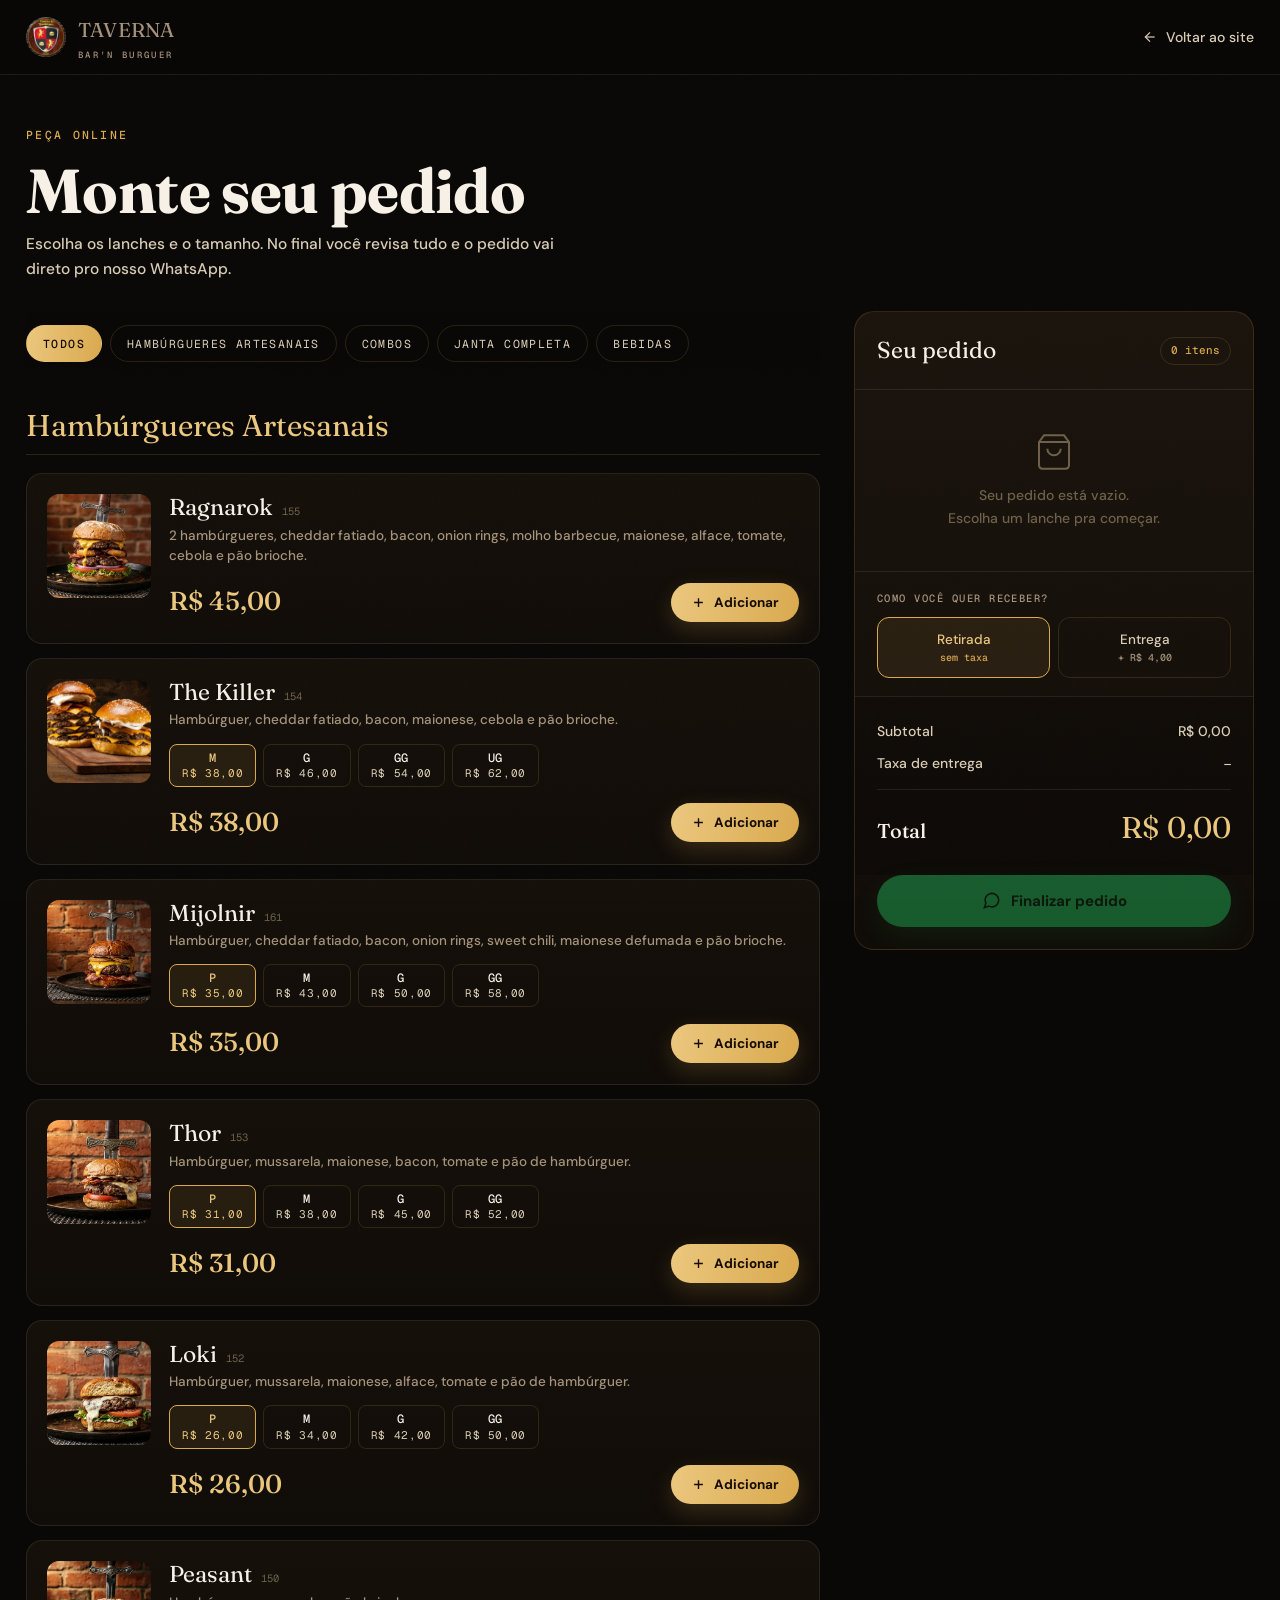
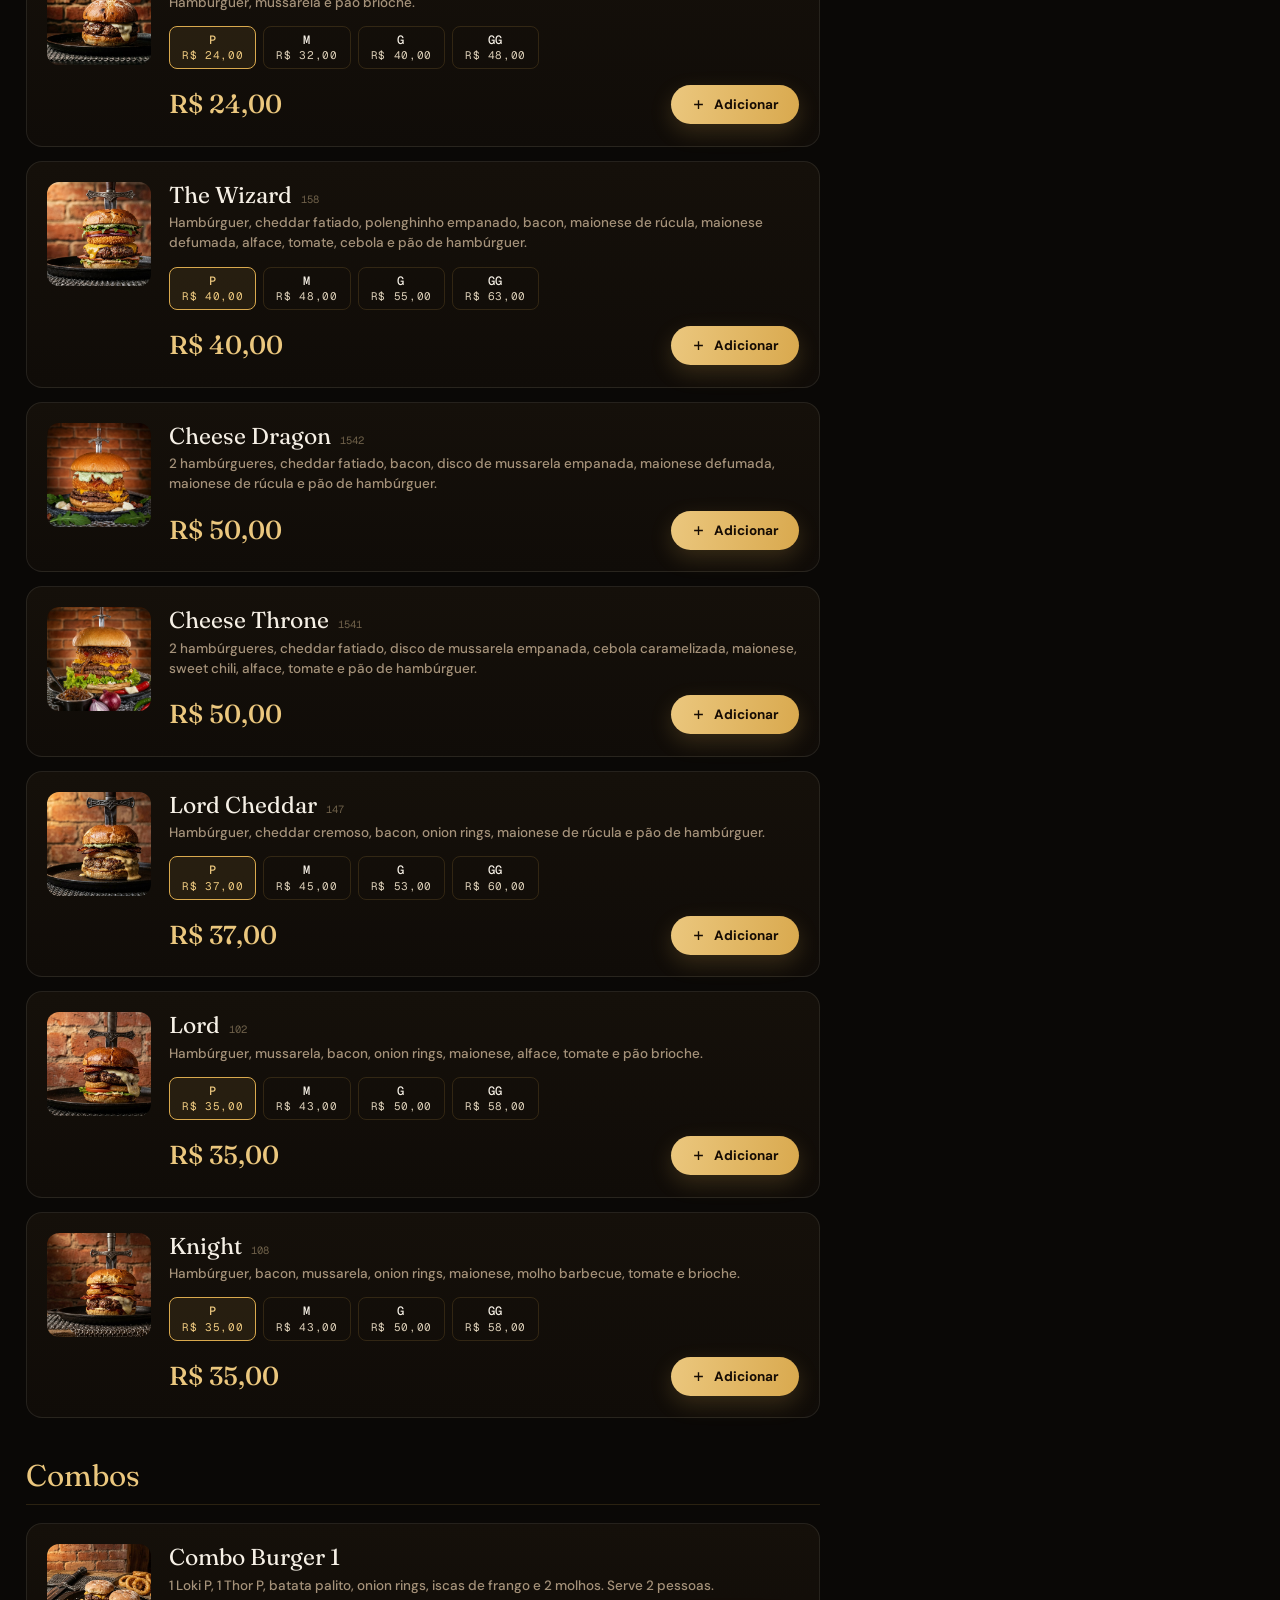
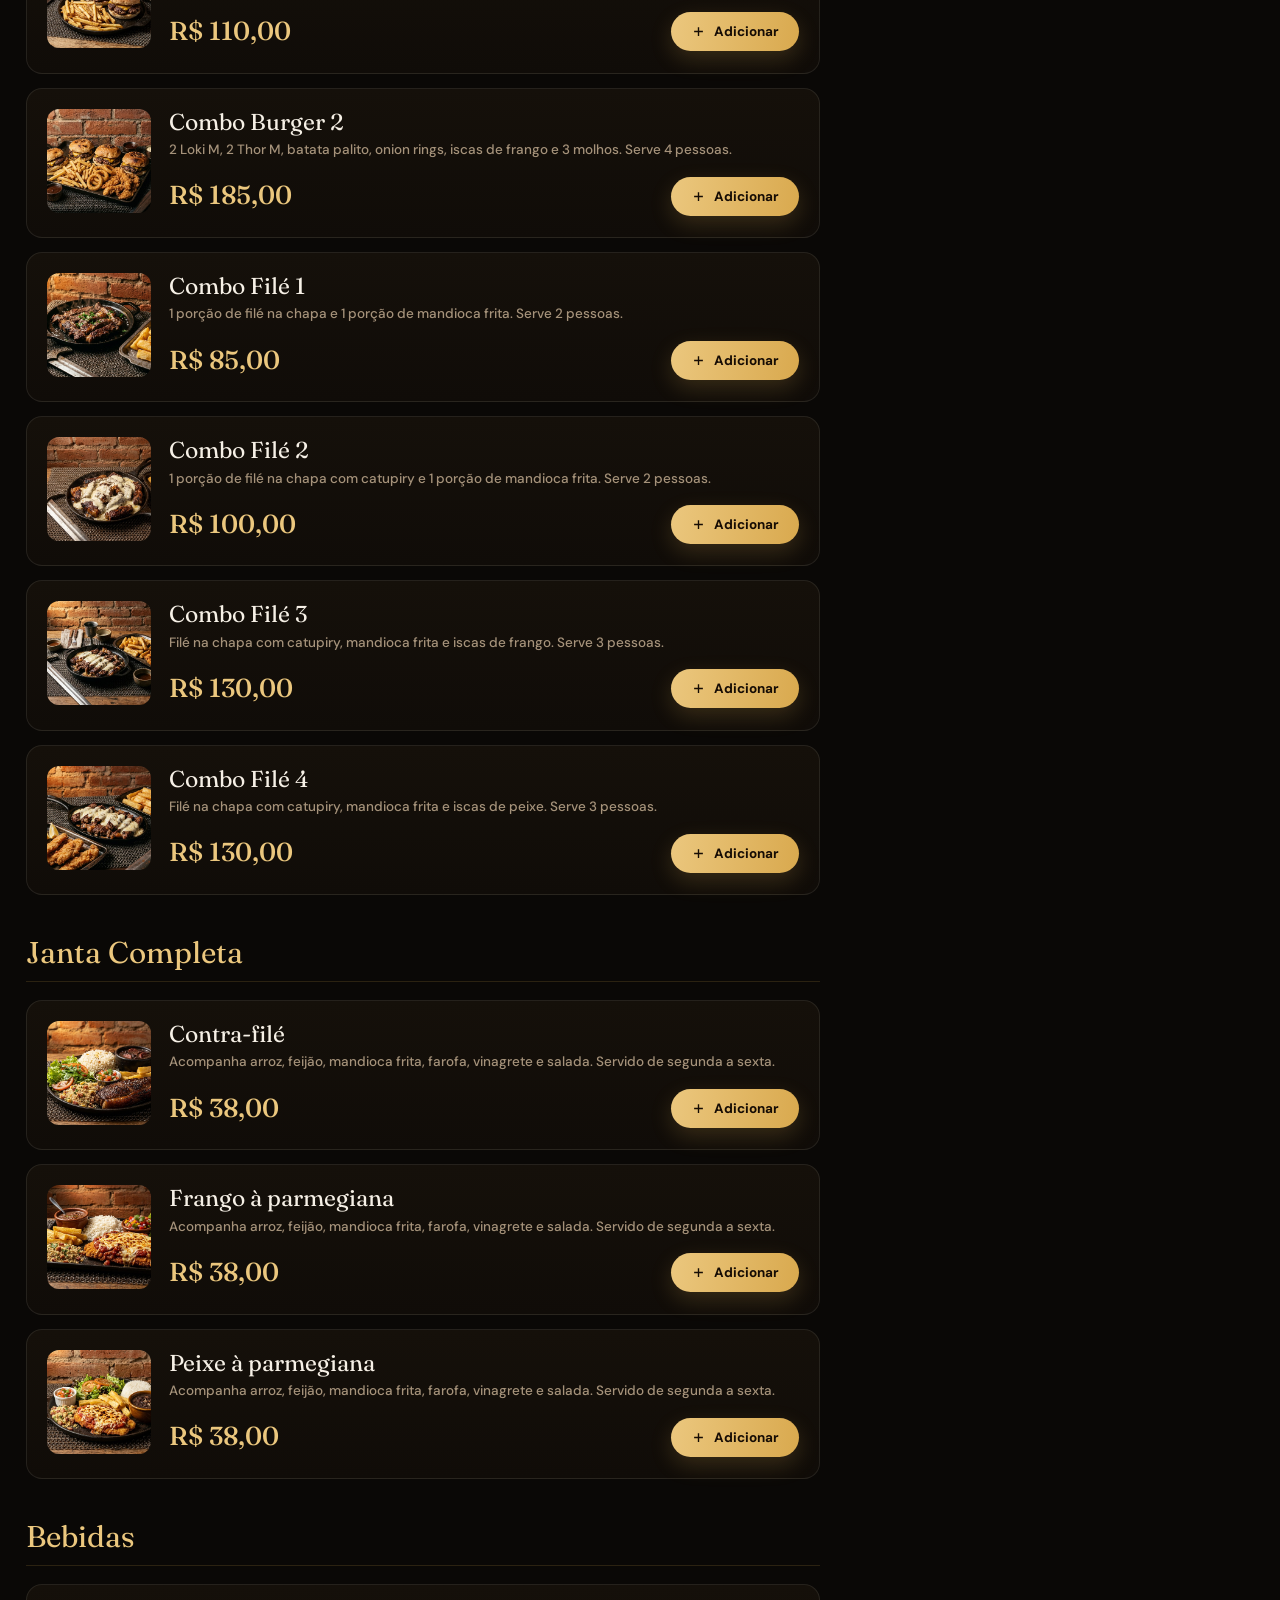
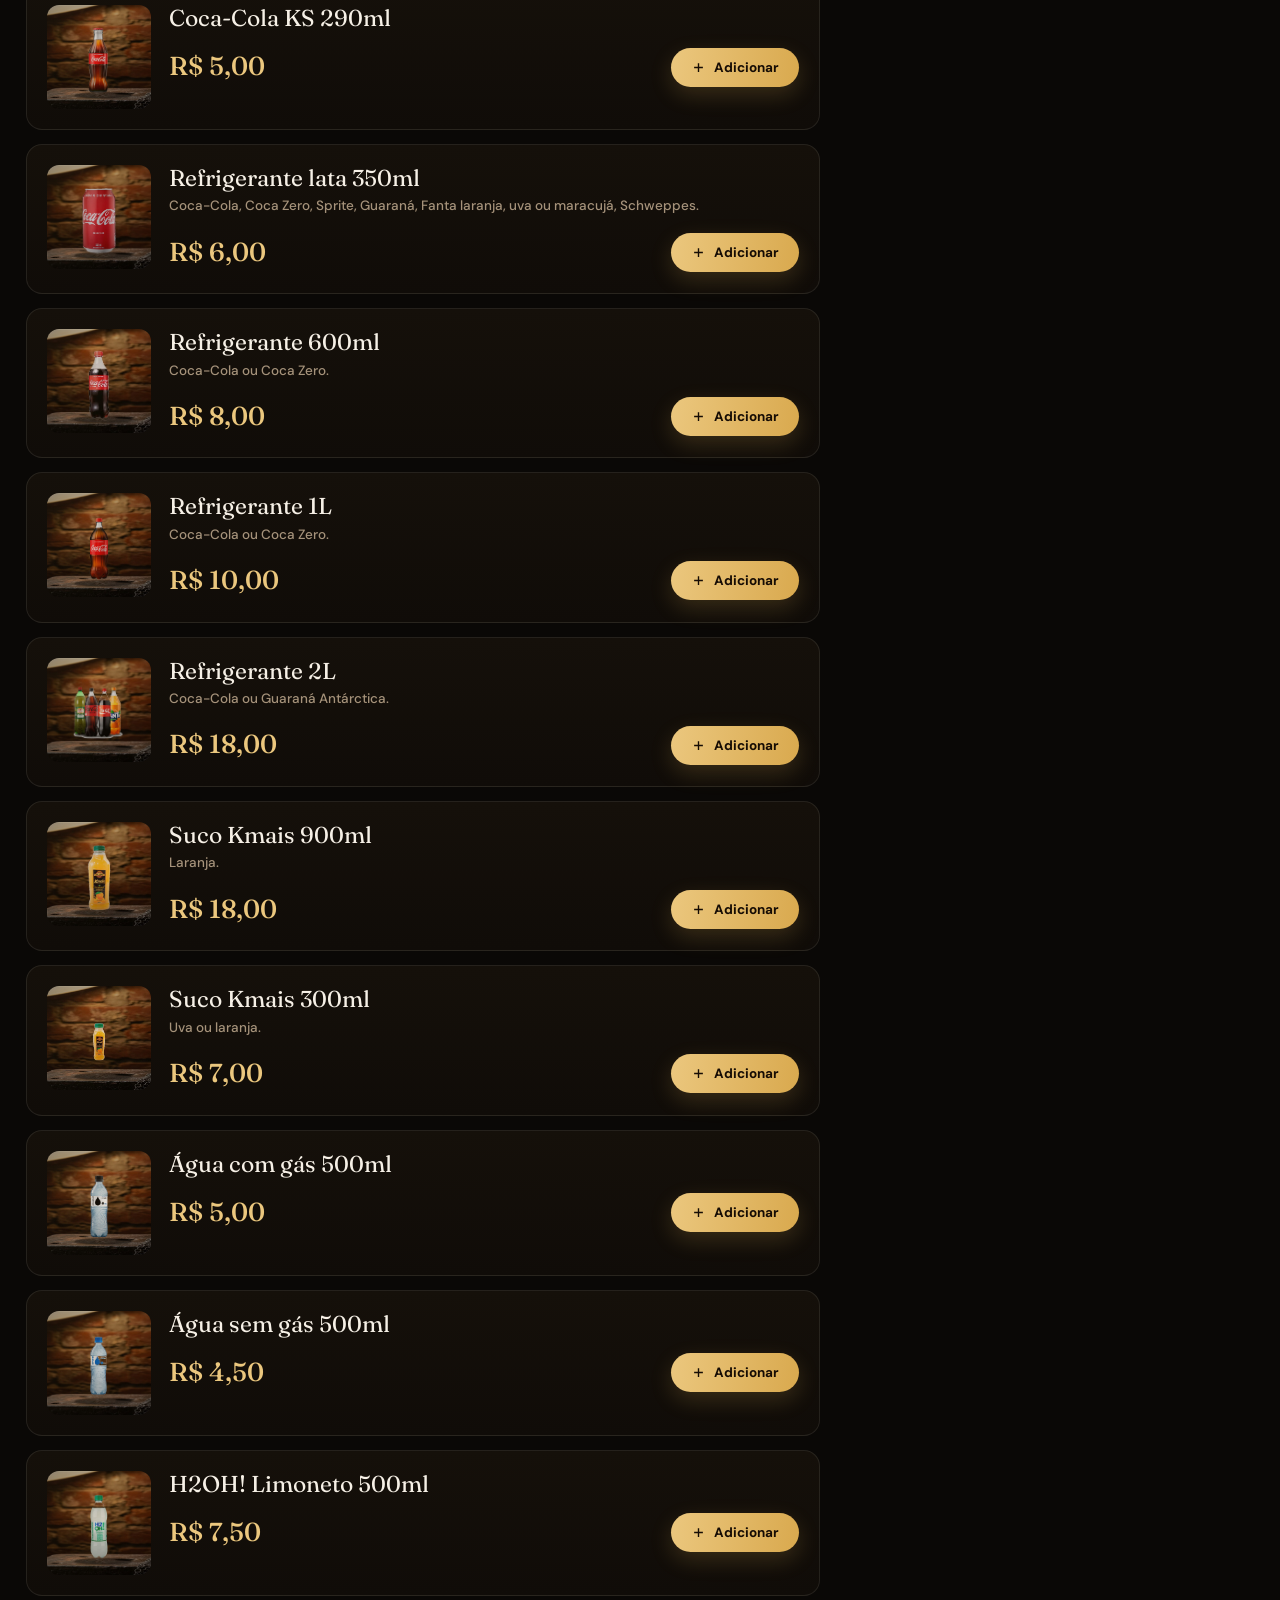
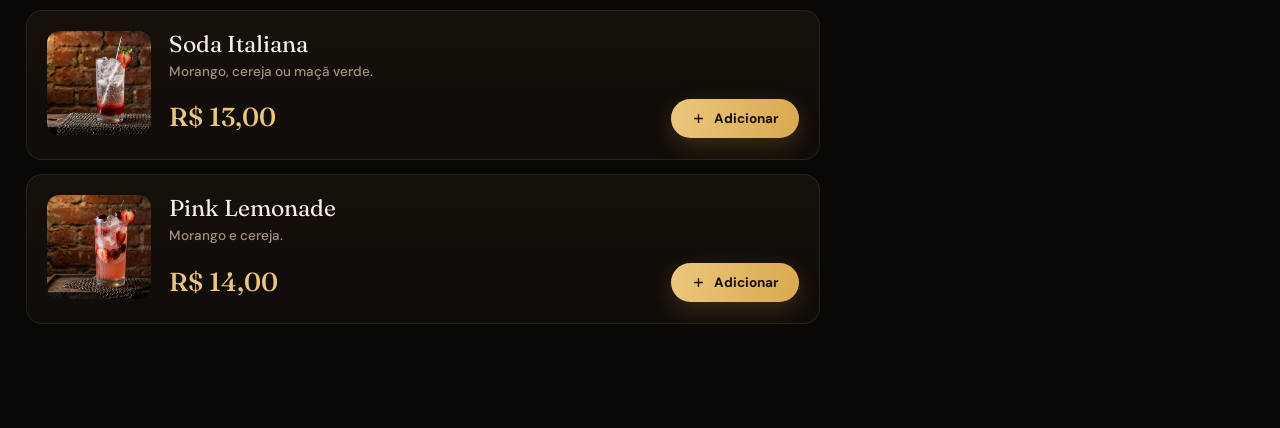
<file: previas/taverna/pedido.html>
<!DOCTYPE html>
<html lang="pt-BR">
<head>
<meta charset="UTF-8">
<meta name="viewport" content="width=device-width, initial-scale=1.0">
<title>Fazer pedido — Taverna Bar'n Burguer</title>
<meta name="description" content="Monte seu pedido na Taverna Bar'n Burguer: escolha o lanche, o tamanho, entrega ou retirada, e envie direto pelo WhatsApp.">
<meta name="theme-color" content="#0A0806">
<link rel="icon" href="data:image/svg+xml,%3Csvg xmlns='http://www.w3.org/2000/svg' viewBox='0 0 32 32'%3E%3Crect width='32' height='32' fill='%230A0806'/%3E%3Cpath d='M6 13h20v2H6zM8 18h16a3 3 0 0 1-3 3H11a3 3 0 0 1-3-3zM8 12a8 8 0 0 1 16 0z' fill='%23D9A94E'/%3E%3C/svg%3E">
<link rel="preconnect" href="https://fonts.googleapis.com">
<link rel="preconnect" href="https://fonts.gstatic.com" crossorigin>
<link href="https://fonts.googleapis.com/css2?family=Fraunces:ital,opsz,wght@0,9..144,500;0,9..144,600;0,9..144,700;0,9..144,800;1,9..144,500;1,9..144,600&family=DM+Sans:opsz,wght@9..40,400;9..40,500;9..40,600;9..40,700&family=Geist+Mono:wght@400;500&display=swap" rel="stylesheet">
<style>
:root{
  --bg:#0A0806; --bg2:#100C08; --panel:#15100A; --panel2:#1B140D; --panel3:#221A10;
  --cream:#F6F0E6; --cream2:#DACDB6; --dim:#A5927A; --faint:#6E6049;
  --gold:#D9A94E; --gold2:#EBC77E; --goldsoft:rgba(217,169,78,.1);
  --red:#A32A22; --ember:#E8622C; --green:#25D366;
  --line:rgba(217,169,78,.16); --line2:rgba(217,169,78,.34); --hair:rgba(243,236,224,.09);
  --serif:'Fraunces',Georgia,serif; --sans:'DM Sans',system-ui,sans-serif; --mono:'Geist Mono',ui-monospace,monospace;
  --ease:cubic-bezier(.22,1,.36,1);
}
*{margin:0;padding:0;box-sizing:border-box}
::selection{background:var(--ember);color:#0A0806}
html{-webkit-font-smoothing:antialiased;scroll-behavior:smooth}
body{background:var(--bg);color:var(--cream);font-family:var(--sans);font-weight:500;line-height:1.6}
a{text-decoration:none;color:inherit}
img{max-width:100%;display:block}
svg{display:block}
button,input,select,textarea{font-family:inherit;font-size:inherit;color:inherit}
:focus-visible{outline:2px solid var(--gold);outline-offset:3px}
.wrap{max-width:1280px;margin:0 auto;padding:0 26px}
body::before{content:"";position:fixed;inset:0;z-index:1;pointer-events:none;opacity:.45;mix-blend-mode:overlay;
  background-image:url("data:image/svg+xml,%3Csvg xmlns='http://www.w3.org/2000/svg' width='160' height='160'%3E%3Cfilter id='n'%3E%3CfeTurbulence type='fractalNoise' baseFrequency='.85' numOctaves='2'/%3E%3C/filter%3E%3Crect width='100%25' height='100%25' filter='url(%23n)' opacity='.05'/%3E%3C/svg%3E")}

/* nav */
header{position:sticky;top:0;z-index:60;background:rgba(10,8,6,.86);backdrop-filter:blur(16px);border-bottom:1px solid var(--hair)}
.nav{display:flex;align-items:center;justify-content:space-between;height:74px;max-width:1280px;margin:0 auto;padding:0 26px}
.brand{display:flex;align-items:center;gap:12px}
.brand .crest{width:40px;height:40px;border-radius:50%}
.brand b{font-family:var(--serif);font-size:20px;font-weight:400;letter-spacing:.01em}
.brand span{display:block;font-family:var(--mono);font-size:9px;letter-spacing:.26em;text-transform:uppercase;color:var(--dim);margin-top:2px}
.navback{font-size:14px;color:var(--cream2);display:inline-flex;align-items:center;gap:8px;transition:color .3s}
.navback:hover{color:var(--gold2)}
.navback svg{width:16px;height:16px;stroke:currentColor;fill:none;stroke-width:1.8}

/* page head */
.phead{padding:46px 0 30px}
.kick{font-family:var(--mono);font-size:11.5px;letter-spacing:.2em;text-transform:uppercase;color:var(--gold)}
.phead h1{font-family:var(--serif);font-weight:700;font-size:clamp(38px,5.4vw,62px);line-height:1.02;margin-top:12px;letter-spacing:-.01em}
.phead p{color:var(--cream2);font-size:15.5px;margin-top:10px;max-width:52ch}

/* layout */
.grid{display:grid;grid-template-columns:1fr 400px;gap:34px;align-items:start;padding-bottom:90px}

/* category tabs */
.tabs{display:flex;gap:8px;flex-wrap:wrap;margin-bottom:26px;position:sticky;top:74px;z-index:40;background:linear-gradient(180deg,var(--bg) 70%,transparent);padding:14px 0}
.tab{font-family:var(--mono);font-size:11.5px;letter-spacing:.12em;text-transform:uppercase;padding:10px 16px;border:1px solid var(--line);border-radius:100px;color:var(--cream2);background:transparent;cursor:pointer;transition:.3s var(--ease)}
.tab:hover{border-color:var(--line2);color:var(--cream)}
.tab.on{background:linear-gradient(100deg,var(--gold2),var(--gold));border-color:transparent;color:#160C04;font-weight:500}

.catname{font-family:var(--serif);font-size:30px;font-weight:400;color:var(--gold2);margin:34px 0 4px}
.catname:first-of-type{margin-top:0}
.catline{height:1px;background:var(--line);margin-bottom:18px}

/* product card */
.prod{display:grid;grid-template-columns:104px 1fr;gap:18px;padding:20px;border:1px solid var(--hair);border-radius:16px;background:linear-gradient(180deg,var(--panel),var(--bg2));margin-bottom:14px;transition:border-color .35s var(--ease),transform .35s var(--ease),box-shadow .35s}
.prod:hover{border-color:var(--line2);transform:translateY(-3px);box-shadow:0 18px 40px rgba(0,0,0,.45)}
.prod .ph{width:104px;height:104px;border-radius:12px;overflow:hidden;background:var(--panel3);position:relative}
.prod .ph img{width:100%;height:100%;object-fit:cover;transition:transform .8s var(--ease)}
.prod:hover .ph img{transform:scale(1.08)}
.prod .ph.noimg{display:flex;align-items:center;justify-content:center;color:var(--faint)}
.prod .ph.noimg svg{width:34px;height:34px;stroke:currentColor;fill:none;stroke-width:1.4}
.prod .pn{font-family:var(--serif);font-size:23px;font-weight:400;display:flex;align-items:baseline;gap:9px;line-height:1.15}
.prod .pn i{font-family:var(--mono);font-style:normal;font-size:10.5px;color:var(--faint)}
.prod .pd{font-size:13.5px;color:var(--dim);line-height:1.5;margin-top:5px}
.sizes{display:flex;gap:7px;flex-wrap:wrap;margin-top:13px}
.size{font-family:var(--mono);font-size:11px;letter-spacing:.06em;padding:7px 12px;border:1px solid var(--line);border-radius:8px;background:transparent;color:var(--cream2);cursor:pointer;transition:.25s var(--ease);display:flex;flex-direction:column;align-items:center;gap:2px;line-height:1.1}
.size b{font-size:12px;color:var(--cream);font-weight:500}
.size:hover{border-color:var(--line2)}
.size.on{background:var(--goldsoft);border-color:var(--gold);color:var(--gold2)}
.size.on b{color:var(--gold2)}
.prow{display:flex;align-items:center;justify-content:space-between;gap:14px;margin-top:15px;flex-wrap:wrap}
.pprice{font-family:var(--serif);font-size:26px;color:var(--gold2)}
.add{display:inline-flex;align-items:center;gap:8px;font-family:var(--sans);font-weight:700;font-size:13.5px;padding:11px 20px;border-radius:100px;border:none;cursor:pointer;
  background:linear-gradient(100deg,var(--gold2),var(--gold));color:#160C04;box-shadow:0 8px 22px rgba(217,169,78,.2);transition:transform .3s var(--ease),box-shadow .3s}
.add:hover{transform:translateY(-2px);box-shadow:0 14px 30px rgba(232,98,44,.36)}
.add:active{transform:scale(.97)}
.add svg{width:15px;height:15px;stroke:currentColor;fill:none;stroke-width:2.2}

/* cart */
.cart{position:sticky;top:96px;border:1px solid var(--line);border-radius:20px;background:linear-gradient(180deg,var(--panel2),var(--bg2));overflow:hidden}
.cart-h{padding:20px 22px;border-bottom:1px solid var(--hair);display:flex;align-items:center;justify-content:space-between}
.cart-h b{font-family:var(--serif);font-size:23px;font-weight:400}
.cart-h .cnt{font-family:var(--mono);font-size:11px;color:var(--gold);border:1px solid var(--line);padding:4px 10px;border-radius:100px}
.cart-body{padding:8px 22px;max-height:330px;overflow-y:auto}
.empty{padding:34px 0;text-align:center;color:var(--faint);font-size:14px}
.empty svg{width:40px;height:40px;stroke:currentColor;fill:none;stroke-width:1.2;margin:0 auto 12px}
.ci{display:grid;grid-template-columns:1fr auto;gap:4px 12px;padding:14px 0;border-bottom:1px solid var(--hair)}
.ci:last-child{border-bottom:none}
.ci .cn{font-size:14.5px;font-weight:500;color:var(--cream)}
.ci .cs{font-family:var(--mono);font-size:10.5px;color:var(--dim);text-transform:uppercase;letter-spacing:.08em}
.ci .cp{font-family:var(--serif);font-size:18px;color:var(--gold2);text-align:right}
.qty{display:flex;align-items:center;gap:9px;margin-top:6px}
.qty button{width:26px;height:26px;border-radius:8px;border:1px solid var(--line);background:transparent;color:var(--cream2);cursor:pointer;font-size:15px;line-height:1;display:flex;align-items:center;justify-content:center;transition:.25s}
.qty button:hover{border-color:var(--gold);color:var(--gold2)}
.qty span{font-family:var(--mono);font-size:13px;min-width:18px;text-align:center}
.qty .rm{margin-left:6px;font-size:11px;color:var(--faint);background:none;border:none;width:auto;cursor:pointer;text-decoration:underline}
.qty .rm:hover{color:var(--red)}

/* delivery toggle */
.deliv{padding:18px 22px;border-top:1px solid var(--hair)}
.deliv .lb{font-family:var(--mono);font-size:10.5px;letter-spacing:.14em;text-transform:uppercase;color:var(--dim);margin-bottom:10px}
.seg{display:grid;grid-template-columns:1fr 1fr;gap:8px}
.seg button{padding:13px 10px;border-radius:12px;border:1px solid var(--line);background:transparent;color:var(--cream2);cursor:pointer;font-size:13.5px;font-weight:500;transition:.3s var(--ease);display:flex;flex-direction:column;align-items:center;gap:3px}
.seg button small{font-family:var(--mono);font-size:10px;color:var(--dim)}
.seg button:hover{border-color:var(--line2)}
.seg button.on{background:var(--goldsoft);border-color:var(--gold);color:var(--gold2)}
.seg button.on small{color:var(--gold)}

/* totals */
.tot{padding:18px 22px;border-top:1px solid var(--hair);background:rgba(0,0,0,.2)}
.tl{display:flex;justify-content:space-between;align-items:baseline;font-size:14px;color:var(--cream2);padding:5px 0}
.tl.big{border-top:1px solid var(--hair);margin-top:9px;padding-top:14px}
.tl.big span:first-child{font-family:var(--serif);font-size:20px;color:var(--cream)}
.tl.big b{font-family:var(--serif);font-size:30px;color:var(--gold2);font-weight:400}
.tl .fr{font-family:var(--mono);font-size:12px}
.cta{padding:0 22px 22px}
.finish{width:100%;display:flex;align-items:center;justify-content:center;gap:10px;padding:16px;border-radius:100px;border:none;cursor:pointer;
  font-weight:700;font-size:15px;background:var(--green);color:#062b14;box-shadow:0 10px 30px rgba(37,211,102,.22);transition:transform .3s var(--ease),box-shadow .3s}
.finish:hover:not(:disabled){transform:translateY(-2px);box-shadow:0 16px 40px rgba(37,211,102,.35)}
.finish:disabled{opacity:.4;cursor:not-allowed}
.finish svg{width:19px;height:19px;stroke:#062b14;fill:none;stroke-width:2}

/* checkout modal */
.ov{position:fixed;inset:0;z-index:120;background:rgba(6,5,3,.82);backdrop-filter:blur(8px);display:none;align-items:flex-start;justify-content:center;padding:26px;overflow-y:auto}
.ov.open{display:flex}
.modal{width:100%;max-width:620px;background:linear-gradient(180deg,var(--panel2),var(--bg));border:1px solid var(--line);border-radius:22px;margin:auto;animation:pop .45s var(--ease)}
@keyframes pop{from{opacity:0;transform:translateY(26px) scale(.98)}to{opacity:1;transform:none}}
.modal-h{padding:24px 28px;border-bottom:1px solid var(--hair);display:flex;align-items:center;justify-content:space-between}
.modal-h b{font-family:var(--serif);font-size:27px;font-weight:400}
.modal-h button{background:none;border:none;color:var(--dim);cursor:pointer;font-size:26px;line-height:1;transition:color .3s}
.modal-h button:hover{color:var(--cream)}
.modal-b{padding:24px 28px}
.f{margin-bottom:18px}
.f label{display:block;font-family:var(--mono);font-size:10.5px;letter-spacing:.14em;text-transform:uppercase;color:var(--dim);margin-bottom:8px}
.f input,.f textarea,.f select{width:100%;padding:14px 16px;border-radius:12px;border:1px solid var(--line);background:var(--panel);color:var(--cream);font-size:15px;transition:border-color .3s}
.f input:focus,.f textarea:focus,.f select:focus{border-color:var(--gold);outline:none}
.f textarea{resize:vertical;min-height:70px}
.f .hint{font-size:12px;color:var(--faint);margin-top:6px}
.f2{display:flex;gap:10px}
.f2>.f{flex:1;min-width:0}
@media(max-width:520px){.f2{flex-direction:column;gap:0}}
.pays{display:grid;grid-template-columns:repeat(3,1fr);gap:8px}
.pays button{padding:14px 8px;border-radius:12px;border:1px solid var(--line);background:transparent;color:var(--cream2);cursor:pointer;font-size:13.5px;font-weight:500;transition:.3s var(--ease)}
.pays button:hover{border-color:var(--line2)}
.pays button.on{background:var(--goldsoft);border-color:var(--gold);color:var(--gold2)}
.sum{border:1px solid var(--hair);border-radius:14px;padding:18px;background:rgba(0,0,0,.25);margin-bottom:20px}
.sum .sl{display:flex;justify-content:space-between;font-size:13.5px;color:var(--cream2);padding:4px 0}
.sum .sl.tt{border-top:1px solid var(--hair);margin-top:8px;padding-top:12px}
.sum .sl.tt b{font-family:var(--serif);font-size:24px;color:var(--gold2);font-weight:400}
.sum .si{font-size:13.5px;color:var(--cream);padding:3px 0;display:flex;justify-content:space-between;gap:12px}
.sum .si span:last-child{color:var(--gold2);font-family:var(--mono);font-size:12.5px;white-space:nowrap}
.err{color:#FF8A80;font-size:13px;margin-bottom:14px;display:none}
.err.show{display:block}

/* Barra fixa do celular. Com 33 lanches, o carrinho fica a 11 mil pixels do
   topo: quem adicionava um item tinha que rolar a pagina inteira pra achar o
   botao de fechar. Aqui o total e o botao ficam sempre na tela. */
.barra{position:fixed;left:0;right:0;bottom:0;z-index:70;display:none;
  align-items:center;gap:14px;padding:12px 16px calc(12px + env(safe-area-inset-bottom));
  background:rgba(10,8,6,.94);backdrop-filter:blur(14px);
  border-top:1px solid var(--line);box-shadow:0 -8px 30px rgba(0,0,0,.5)}
.barra.ver{display:flex}
.barra .bt{flex:none;line-height:1.15}
.barra .bq{font-family:var(--mono);font-size:10.5px;letter-spacing:.14em;
  text-transform:uppercase;color:var(--dim);display:block}
.barra .bv{font-family:var(--serif);font-size:23px;color:var(--gold2);display:block}
.barra button{margin-left:auto;flex:none;display:inline-flex;align-items:center;gap:9px;
  font-weight:700;font-size:14.5px;padding:14px 22px;border-radius:100px;border:none;
  cursor:pointer;background:var(--green);color:#06210F;
  box-shadow:0 8px 24px rgba(37,211,102,.3)}
.barra button:active{transform:scale(.97)}
.barra button svg{width:17px;height:17px;fill:currentColor}
@media(min-width:1001px){.barra{display:none !important}}

@media(max-width:1000px){
  .grid{grid-template-columns:1fr;gap:26px}
  .cart{position:static}
  .cart-body{max-height:none}
}
@media(max-width:560px){
  .prod{grid-template-columns:78px 1fr;gap:14px;padding:16px}
  .prod .ph{width:78px;height:78px}
  .pays{grid-template-columns:1fr}
  .tabs{position:static}
}
</style>
</head>
<body>

<header>
  <nav class="nav">
    <a class="brand" href="index.html">
      <img class="crest" src="logo.jpg" alt="Taverna Bar'n Burguer" onerror="this.style.display='none'">
      <span><b>Taverna</b><span>Bar'n Burguer</span></span>
    </a>
    <a class="navback" href="index.html"><svg viewBox="0 0 24 24"><path d="M19 12H5"/><path d="m12 19-7-7 7-7"/></svg>Voltar ao site</a>
  </nav>
</header>

<div class="wrap">
  <div class="phead">
    <span class="kick">Peça online</span>
    <h1>Monte seu pedido</h1>
    <p>Escolha os lanches e o tamanho. No final você revisa tudo e o pedido vai direto pro nosso WhatsApp.</p>
  </div>

  <div class="grid">
    <div>
      <div class="tabs" id="tabs"></div>
      <div id="lista"></div>
    </div>

    <aside class="cart">
      <div class="cart-h"><b>Seu pedido</b><span class="cnt" id="cnt">0 itens</span></div>
      <div class="cart-body" id="cartBody"></div>
      <div class="deliv">
        <div class="lb">Como você quer receber?</div>
        <div class="seg">
          <button id="btRetirada" class="on" type="button">Retirada<small>sem taxa</small></button>
          <button id="btEntrega" type="button">Entrega<small id="taxaLb">+ R$ 4,00</small></button>
        </div>
      </div>
      <div class="tot">
        <div class="tl"><span>Subtotal</span><span id="sub">R$ 0,00</span></div>
        <div class="tl"><span>Taxa de entrega</span><span class="fr" id="fre">—</span></div>
        <div class="tl big"><span>Total</span><b id="tot">R$ 0,00</b></div>
      </div>
      <div class="cta">
        <button class="finish" id="finish" disabled><svg viewBox="0 0 24 24"><path d="M21 11.5a8.38 8.38 0 0 1-.9 3.8 8.5 8.5 0 0 1-7.6 4.7 8.38 8.38 0 0 1-3.8-.9L3 21l1.9-5.7a8.38 8.38 0 0 1-.9-3.8 8.5 8.5 0 0 1 4.7-7.6 8.38 8.38 0 0 1 3.8-.9h.5a8.48 8.48 0 0 1 8 8v.5z"/></svg>Finalizar pedido</button>
      </div>
    </aside>
  </div>
</div>

<!-- checkout -->
<div class="ov" id="ov">
  <div class="modal">
    <div class="modal-h"><b>Finalizar pedido</b><button id="close" aria-label="Fechar">&times;</button></div>
    <div class="modal-b">
      <div class="sum" id="sum"></div>
      <div class="err" id="err"></div>
      <div class="f"><label for="nome">Seu nome *</label><input id="nome" type="text" placeholder="Como podemos te chamar?" autocomplete="name"></div>
      <div class="f"><label for="fone">Telefone *</label><input id="fone" type="tel" placeholder="(17) 9 9999-9999" autocomplete="tel"></div>
      <!-- Endereço em campos separados: é assim que ele chega organizado no
           painel da cozinha, em vez de virar um texto solto pra alguém decifrar. -->
      <div id="endBox">
        <div class="f"><label for="rua">Rua *</label><input id="rua" type="text" placeholder="Nome da rua" autocomplete="address-line1"></div>
        <div class="f2">
          <div class="f" style="flex:1"><label for="numero">Número *</label><input id="numero" type="text" placeholder="123" autocomplete="address-line2"></div>
        </div>
        <div class="f"><label for="bairro">Bairro *</label><input id="bairro" type="text" placeholder="Centro" autocomplete="address-level3"></div>
        <div class="f2">
          <div class="f"><label for="compl">Complemento</label><input id="compl" type="text" placeholder="Apto, bloco, casa dos fundos…"></div>
          <div class="f"><label for="ref">Referência</label><input id="ref" type="text" placeholder="Perto do quê?"></div>
        </div>
      </div>
      <div class="f"><label for="obs">Observações</label><textarea id="obs" placeholder="Ex: sem cebola, ponto da carne, etc."></textarea></div>
      <!-- A forma de pagamento agora é perguntada no WhatsApp, DEPOIS que a casa
           confirma o pedido — assim o valor já vai certo no PIX. -->
      <div class="hint" style="margin:-2px 0 14px">A forma de pagamento a gente combina no WhatsApp assim que a cozinha confirmar seu pedido.</div>
      <button class="finish" id="send"><svg viewBox="0 0 24 24"><path d="M21 11.5a8.38 8.38 0 0 1-.9 3.8 8.5 8.5 0 0 1-7.6 4.7 8.38 8.38 0 0 1-3.8-.9L3 21l1.9-5.7a8.38 8.38 0 0 1-.9-3.8 8.5 8.5 0 0 1 4.7-7.6 8.38 8.38 0 0 1 3.8-.9h.5a8.48 8.48 0 0 1 8 8v.5z"/></svg>Enviar pedido no WhatsApp</button>
    </div>
  </div>
</div>

<!-- data-cfasync="false": sem isto o Rocket Loader da Cloudflare reescreve
     o bloco e a pagina abre sem funcionar. -->
<script data-cfasync="false">
(function(){
  "use strict";

  /* ====== CONFIGURAÇÃO (ajuste aqui) ====== */
  var TAXA_ENTREGA = 4.00;              // taxa de entrega
  var WHATSAPP = "5517981355978";       // WhatsApp que recebe os pedidos
  /* ======================================== */

  var P=[
    /* GERADO POR sincronizar.js — não edite à mão.
       Preço se muda em taverna-bot/cardapio.js e se publica com
       npm run publicar-cardapio -- taverna. */
    /* 🍔 Hambúrgueres Artesanais */
    {c:"Hambúrgueres Artesanais",n:"Ragnarok",cod:"155",f:"img/burger-ragnarok.jpg",d:"2 hambúrgueres, cheddar fatiado, bacon, onion rings, molho barbecue, maionese, alface, tomate, cebola e pão brioche.",t:[["Único",45]]},
    {c:"Hambúrgueres Artesanais",n:"The Killer",cod:"154",f:"img/the-killer.jpg",d:"Hambúrguer, cheddar fatiado, bacon, maionese, cebola e pão brioche.",t:[["M",38],["G",46],["GG",54],["UG",62]]},
    {c:"Hambúrgueres Artesanais",n:"Mijolnir",cod:"161",f:"img/burger-mijolnir.jpg",d:"Hambúrguer, cheddar fatiado, bacon, onion rings, sweet chili, maionese defumada e pão brioche.",t:[["P",35],["M",43],["G",50],["GG",58]]},
    {c:"Hambúrgueres Artesanais",n:"Thor",cod:"153",f:"img/burger-thor.jpg",d:"Hambúrguer, mussarela, maionese, bacon, tomate e pão de hambúrguer.",t:[["P",31],["M",38],["G",45],["GG",52]]},
    {c:"Hambúrgueres Artesanais",n:"Loki",cod:"152",f:"img/burger-loki.jpg",d:"Hambúrguer, mussarela, maionese, alface, tomate e pão de hambúrguer.",t:[["P",26],["M",34],["G",42],["GG",50]]},
    {c:"Hambúrgueres Artesanais",n:"Peasant",cod:"150",f:"img/burger-peasant.jpg",d:"Hambúrguer, mussarela e pão brioche.",t:[["P",24],["M",32],["G",40],["GG",48]]},
    {c:"Hambúrgueres Artesanais",n:"The Wizard",cod:"158",f:"img/burger-the-wizard.jpg",d:"Hambúrguer, cheddar fatiado, polenghinho empanado, bacon, maionese de rúcula, maionese defumada, alface, tomate, cebola e pão de hambúrguer.",t:[["P",40],["M",48],["G",55],["GG",63]]},
    {c:"Hambúrgueres Artesanais",n:"Cheese Dragon",cod:"1542",f:"img/cheese-dragon.jpg",d:"2 hambúrgueres, cheddar fatiado, bacon, disco de mussarela empanada, maionese defumada, maionese de rúcula e pão de hambúrguer.",t:[["Único",50]]},
    {c:"Hambúrgueres Artesanais",n:"Cheese Throne",cod:"1541",f:"img/cheese-throne.jpg",d:"2 hambúrgueres, cheddar fatiado, disco de mussarela empanada, cebola caramelizada, maionese, sweet chili, alface, tomate e pão de hambúrguer.",t:[["Único",50]]},
    {c:"Hambúrgueres Artesanais",n:"Lord Cheddar",cod:"147",f:"img/burger-lord-cheddar.jpg",d:"Hambúrguer, cheddar cremoso, bacon, onion rings, maionese de rúcula e pão de hambúrguer.",t:[["P",37],["M",45],["G",53],["GG",60]]},
    {c:"Hambúrgueres Artesanais",n:"Lord",cod:"102",f:"img/burger-lord.jpg",d:"Hambúrguer, mussarela, bacon, onion rings, maionese, alface, tomate e pão brioche.",t:[["P",35],["M",43],["G",50],["GG",58]]},
    {c:"Hambúrgueres Artesanais",n:"Knight",cod:"108",f:"img/burger-knight.jpg",d:"Hambúrguer, bacon, mussarela, onion rings, maionese, molho barbecue, tomate e brioche.",t:[["P",35],["M",43],["G",50],["GG",58]]},
    /* 🍟 Combos */
    {c:"Combos",n:"Combo Burger 1",cod:"",f:"img/combo-burger-1.jpg",d:"1 Loki P, 1 Thor P, batata palito, onion rings, iscas de frango e 2 molhos. Serve 2 pessoas.",t:[["Serve 2",110]]},
    {c:"Combos",n:"Combo Burger 2",cod:"",f:"img/combo-burger-2.jpg",d:"2 Loki M, 2 Thor M, batata palito, onion rings, iscas de frango e 3 molhos. Serve 4 pessoas.",t:[["Serve 4",185]]},
    {c:"Combos",n:"Combo Filé 1",cod:"",f:"img/combo-file-1.jpg",d:"1 porção de filé na chapa e 1 porção de mandioca frita. Serve 2 pessoas.",t:[["Serve 2",85]]},
    {c:"Combos",n:"Combo Filé 2",cod:"",f:"img/combo-file-2.jpg",d:"1 porção de filé na chapa com catupiry e 1 porção de mandioca frita. Serve 2 pessoas.",t:[["Serve 2",100]]},
    {c:"Combos",n:"Combo Filé 3",cod:"",f:"img/combo-file-3.jpg",d:"Filé na chapa com catupiry, mandioca frita e iscas de frango. Serve 3 pessoas.",t:[["Serve 3",130]]},
    {c:"Combos",n:"Combo Filé 4",cod:"",f:"img/combo-file-4.jpg",d:"Filé na chapa com catupiry, mandioca frita e iscas de peixe. Serve 3 pessoas.",t:[["Serve 3",130]]},
    /* 🍽️ Janta Completa */
    {c:"Janta Completa",n:"Contra-filé",cod:"",f:"img/janta-contra-file.jpg",d:"Acompanha arroz, feijão, mandioca frita, farofa, vinagrete e salada. Servido de segunda a sexta.",t:[["Único",38]]},
    {c:"Janta Completa",n:"Frango à parmegiana",cod:"",f:"img/janta-frango-parmegiana.jpg",d:"Acompanha arroz, feijão, mandioca frita, farofa, vinagrete e salada. Servido de segunda a sexta.",t:[["Único",38]]},
    {c:"Janta Completa",n:"Peixe à parmegiana",cod:"",f:"img/janta-peixe-parmegiana.jpg",d:"Acompanha arroz, feijão, mandioca frita, farofa, vinagrete e salada. Servido de segunda a sexta.",t:[["Único",38]]},
    /* 🥤 Bebidas */
    {c:"Bebidas",n:"Coca-Cola KS 290ml",cod:"",f:"img/beb-coca-ks.jpg",d:"",t:[["Único",5]]},
    {c:"Bebidas",n:"Refrigerante lata 350ml",cod:"",f:"img/beb-refri-lata.jpg",d:"Coca-Cola, Coca Zero, Sprite, Guaraná, Fanta laranja, uva ou maracujá, Schweppes.",t:[["Único",6]]},
    {c:"Bebidas",n:"Refrigerante 600ml",cod:"",f:"img/beb-refri-600.jpg",d:"Coca-Cola ou Coca Zero.",t:[["Único",8]]},
    {c:"Bebidas",n:"Refrigerante 1L",cod:"",f:"img/beb-refri-1l.jpg",d:"Coca-Cola ou Coca Zero.",t:[["Único",10]]},
    {c:"Bebidas",n:"Refrigerante 2L",cod:"",f:"img/beb-refri-2l.jpg",d:"Coca-Cola ou Guaraná Antárctica.",t:[["Único",18]]},
    {c:"Bebidas",n:"Suco Kmais 900ml",cod:"",f:"img/beb-kmais-900.jpg",d:"Laranja.",t:[["Único",18]]},
    {c:"Bebidas",n:"Suco Kmais 300ml",cod:"",f:"img/beb-kmais-300.jpg",d:"Uva ou laranja.",t:[["Único",7]]},
    {c:"Bebidas",n:"Água com gás 500ml",cod:"",f:"img/beb-agua-com-gas.jpg",d:"",t:[["Único",5]]},
    {c:"Bebidas",n:"Água sem gás 500ml",cod:"",f:"img/beb-agua-sem-gas.jpg",d:"",t:[["Único",4.5]]},
    {c:"Bebidas",n:"H2OH! Limoneto 500ml",cod:"",f:"img/beb-h2oh-limoneto.jpg",d:"",t:[["Único",7.5]]},
    {c:"Bebidas",n:"Soda Italiana",cod:"",f:"img/beb-soda-italiana.jpg",d:"Morango, cereja ou maçã verde.",t:[["Único",13]]},
    {c:"Bebidas",n:"Pink Lemonade",cod:"",f:"img/beb-pink-lemonade.jpg",d:"Morango e cereja.",t:[["Único",14]]}
  ];

  var cart=[],entrega=false,sel={};
  var $=function(id){return document.getElementById(id);};
  function money(v){return "R$ "+v.toFixed(2).replace(".",",");}
  function cats(){var o=[],s={};P.forEach(function(p){if(!s[p.c]){s[p.c]=1;o.push(p.c);}});return o;}

  /* render tabs */
  var CATS=cats();
  $("tabs").innerHTML='<button class="tab on" data-c="todos">Todos</button>'+CATS.map(function(c){return '<button class="tab" data-c="'+c+'">'+c+'</button>';}).join("");
  $("tabs").addEventListener("click",function(e){
    var b=e.target.closest(".tab");if(!b)return;
    document.querySelectorAll(".tab").forEach(function(t){t.classList.remove("on");});
    b.classList.add("on");render(b.getAttribute("data-c"));
  });

  var BEVICON='<svg viewBox="0 0 24 24"><path d="M8 2h8l-1 5H9zM7 7h10v12a2 2 0 0 1-2 2H9a2 2 0 0 1-2-2zM7 12h10"/></svg>';
  var COMBOICON='<svg viewBox="0 0 24 24"><path d="M4 5h16v3H4zM6 8v11a1 1 0 0 0 1 1h10a1 1 0 0 0 1-1V8M9 12h6"/></svg>';

  function render(filter){
    filter=filter||"todos";
    var html="",lastCat="";
    P.forEach(function(p,i){
      if(filter!=="todos"&&p.c!==filter)return;
      if(p.c!==lastCat){html+='<div class="catname">'+p.c+'</div><div class="catline"></div>';lastCat=p.c;}
      var s=sel[i]!==undefined?sel[i]:0;
      var ph=p.f?'<div class="ph"><img src="'+p.f+'" alt="'+p.n+'" loading="lazy"></div>':'<div class="ph noimg">'+(p.c==="Bebidas"?BEVICON:COMBOICON)+'</div>';
      var sizes=p.t.length>1?'<div class="sizes">'+p.t.map(function(t,j){return '<button class="size'+(j===s?" on":"")+'" data-p="'+i+'" data-s="'+j+'"><b>'+t[0]+'</b>'+money(t[1])+'</button>';}).join("")+'</div>':'';
      html+='<article class="prod">'+ph+'<div><div class="pn">'+p.n+(p.cod?' <i>'+p.cod+'</i>':'')+'</div>'+
        (p.d?'<div class="pd">'+p.d+'</div>':'')+sizes+
        '<div class="prow"><span class="pprice" id="pp'+i+'">'+money(p.t[s][1])+'</span>'+
        '<button class="add" data-add="'+i+'"><svg viewBox="0 0 24 24"><path d="M12 5v14M5 12h14"/></svg>Adicionar</button></div></div></article>';
    });
    $("lista").innerHTML=html;
  }

  $("lista").addEventListener("click",function(e){
    var sz=e.target.closest(".size");
    if(sz){
      var pi=+sz.getAttribute("data-p"),si=+sz.getAttribute("data-s");
      sel[pi]=si;
      sz.parentNode.querySelectorAll(".size").forEach(function(x){x.classList.remove("on");});
      sz.classList.add("on");
      $("pp"+pi).textContent=money(P[pi].t[si][1]);
      return;
    }
    var ad=e.target.closest(".add");
    if(ad){
      var i=+ad.getAttribute("data-add"),s=sel[i]!==undefined?sel[i]:0;
      var p=P[i],tam=p.t[s][0],pr=p.t[s][1];
      var key=p.n+"|"+tam,found=null;
      cart.forEach(function(c){if(c.key===key)found=c;});
      if(found)found.q++;else cart.push({key:key,n:p.n,t:tam,p:pr,q:1});
      ad.textContent="Adicionado!";
      setTimeout(function(){ad.innerHTML='<svg viewBox="0 0 24 24"><path d="M12 5v14M5 12h14"/></svg>Adicionar';},900);
      drawCart();
    }
  });

  function subtotal(){var s=0;cart.forEach(function(c){s+=c.p*c.q;});return s;}
  function total(){return subtotal()+(entrega?TAXA_ENTREGA:0);}

  function drawCart(){
    var n=0;cart.forEach(function(c){n+=c.q;});
    $("cnt").textContent=n+(n===1?" item":" itens");
    if(!cart.length){
      $("cartBody").innerHTML='<div class="empty"><svg viewBox="0 0 24 24"><path d="M6 2 3 6v14a2 2 0 0 0 2 2h14a2 2 0 0 0 2-2V6l-3-4z"/><path d="M3 6h18M16 10a4 4 0 0 1-8 0"/></svg>Seu pedido está vazio.<br>Escolha um lanche pra começar.</div>';
    }else{
      $("cartBody").innerHTML=cart.map(function(c,i){
        return '<div class="ci"><div><div class="cn">'+c.n+'</div><div class="cs">'+c.t+'</div>'+
        '<div class="qty"><button data-m="'+i+'">−</button><span>'+c.q+'</span><button data-p2="'+i+'">+</button><button class="rm" data-r="'+i+'">remover</button></div></div>'+
        '<div class="cp">'+money(c.p*c.q)+'</div></div>';
      }).join("");
    }
    $("sub").textContent=money(subtotal());
    $("fre").textContent=entrega?money(TAXA_ENTREGA):"—";
    $("tot").textContent=money(total());
    $("finish").disabled=!cart.length;

    /* Barra fixa do celular: só aparece com item no carrinho, senão rouba
       espaço da tela sem ter o que oferecer. */
    var barra=$("barra");
    if(barra){
      barra.classList.toggle("ver", cart.length>0);
      $("bqtd").textContent=n+(n===1?" item":" itens");
      $("btot").textContent=money(total());
    }
  }

  $("cartBody").addEventListener("click",function(e){
    var b=e.target.closest("button");if(!b)return;
    if(b.hasAttribute("data-m")){var i=+b.getAttribute("data-m");cart[i].q--;if(cart[i].q<1)cart.splice(i,1);drawCart();}
    if(b.hasAttribute("data-p2")){cart[+b.getAttribute("data-p2")].q++;drawCart();}
    if(b.hasAttribute("data-r")){cart.splice(+b.getAttribute("data-r"),1);drawCart();}
  });

  $("taxaLb").textContent="+ "+money(TAXA_ENTREGA);
  $("btEntrega").addEventListener("click",function(){entrega=true;this.classList.add("on");$("btRetirada").classList.remove("on");drawCart();});
  $("btRetirada").addEventListener("click",function(){entrega=false;this.classList.add("on");$("btEntrega").classList.remove("on");drawCart();});

  /* checkout */
  function openModal(){
    $("endBox").style.display=entrega?"block":"none";
    var itens=cart.map(function(c){return '<div class="si"><span>'+c.q+'x '+c.n+' ('+c.t+')</span><span>'+money(c.p*c.q)+'</span></div>';}).join("");
    $("sum").innerHTML=itens+'<div class="sl" style="margin-top:10px"><span>Subtotal</span><span>'+money(subtotal())+'</span></div>'+
      '<div class="sl"><span>'+(entrega?"Taxa de entrega":"Retirada no local")+'</span><span>'+(entrega?money(TAXA_ENTREGA):"grátis")+'</span></div>'+
      '<div class="sl tt"><span>Total</span><b>'+money(total())+'</b></div>';
    $("ov").classList.add("open");document.body.style.overflow="hidden";
  }
  function closeModal(){$("ov").classList.remove("open");document.body.style.overflow="";}
  $("finish").addEventListener("click",openModal);
  $("close").addEventListener("click",closeModal);
  $("ov").addEventListener("click",function(e){if(e.target===$("ov"))closeModal();});

  function err(m){var e=$("err");e.textContent=m;e.classList.add("show");e.scrollIntoView({behavior:"smooth",block:"center"});}

  /* A mensagem é lida por gente E por robô.
     Cada linha tem um rótulo fixo em negrito: a Larissa entende olhando,
     e o robô encontra o dado sem adivinhar. A última linha é a assinatura
     que diz ao robô "isto veio do site, monte o pedido direto".
     Mexeu no formato aqui? Mexa também em pyxel-bot-core/pedidoDoSite.js. */

  /* Botao da barra fixa: rola ate o carrinho. Sem isso a pessoa tinha que
     percorrer 11 mil pixels pra achar o fim da pagina. */
  (function(){
    var b=$("birA"); if(!b) return;
    b.addEventListener("click", function(){
      var alvo=document.querySelector(".cart");
      if(alvo) alvo.scrollIntoView({behavior:"smooth", block:"start"});
    });
  })();

  $("send").addEventListener("click",function(){
    $("err").classList.remove("show");
    var v=function(id){return ($(id)||{value:""}).value.trim();};
    var nome=v("nome"),fone=v("fone"),obs=v("obs");
    var rua=v("rua"),numero=v("numero"),bairro=v("bairro"),compl=v("compl"),ref=v("ref");

    if(!cart.length)return err("Seu carrinho está vazio.");
    if(!nome)return err("Por favor, preencha seu nome.");
    if(!fone)return err("Por favor, preencha seu telefone.");
    if(entrega){
      if(!rua)return err("Por favor, informe a rua.");
      if(!numero)return err("Por favor, informe o número.");
      if(!bairro)return err("Por favor, informe o bairro.");
    }

    var L=[];
    L.push("Olá! Montei meu pedido pelo site.");
    L.push("");
    L.push("*Nome:* "+nome);
    L.push("*Tipo:* "+(entrega?"Entrega":"Retirada"));
    if(entrega){
      L.push("*Rua:* "+rua);
      L.push("*Número:* "+numero);
      L.push("*Bairro:* "+bairro);
      if(compl)L.push("*Complemento:* "+compl);
      if(ref)L.push("*Referência:* "+ref);
    }
    L.push("");
    L.push("*Itens:*");
    cart.forEach(function(c){
      L.push("• "+c.q+"x "+c.n+(c.t&&!/único/i.test(c.t)?" ("+c.t+")":"")+" | "+c.p.toFixed(2));
    });
    if(obs){L.push("");L.push("*Observações:* "+obs);}
    L.push("");
    L.push("_pedido-site-v1_");

    window.open("https://wa.me/"+WHATSAPP+"?text="+encodeURIComponent(L.join("\n")),"_blank");
  });

  render("todos");drawCart();
})();
</script>

<div class="barra" id="barra">
  <span class="bt"><span class="bq" id="bqtd">0 itens</span><span class="bv" id="btot">R$ 0,00</span></span>
  <button id="birA" type="button">
    <svg viewBox="0 0 24 24"><path d="M21 11.5a8.38 8.38 0 0 1-.9 3.8 8.5 8.5 0 0 1-7.6 4.7 8.38 8.38 0 0 1-3.8-.9L3 21l1.9-5.7a8.38 8.38 0 0 1-.9-3.8 8.5 8.5 0 0 1 4.7-7.6 8.38 8.38 0 0 1 3.8-.9h.5a8.48 8.48 0 0 1 8 8v.5z"/></svg>
    Fechar pedido
  </button>
</div>
</body>
</html>
</file>
<file: previas/caue/estilo.css>
/* Cauê Consultoria. Direção em dados/direcao.md.
   Editorial de revista esportiva: papel claro, foto em preto e branco,
   tipo grande e uma cor só de sinal. Um tema só, de propósito: é a
   identidade da marca, não preferência do visitante.

   O site é dividido em telas (Início, Sobre mim, Método, Alunos, Começar),
   como a Doriie. Pedido do João em 29/09: a página única com tudo em
   sequência parecia "tudo junto numa seção só". */

:root {
  color-scheme: light;

  /* superfícies */
  --papel: #ECE8E1;
  --papel2: #E3DED5;
  --papel3: #D8D2C7;
  --carvao: #141312;
  --carvao2: #1E1C1A;

  /* tinta, medida sobre --papel */
  --tinta: #111111;   /* 16.1:1 */
  --tinta2: #4A4640;  /* 8.0:1 */
  --tinta3: #8C867C;  /* 3.2:1, só decorativo, nunca texto de leitura */
  /* tinta sobre --carvao */
  --giz: #EFEBE4;     /* 16.4:1 */
  --giz2: #A9A39A;    /* 7.6:1 */
  --giz3: #5E5952;    /* 2.6:1, só decorativo */

  /* marca: o vermelho de sinal */
  --sinal: #D8321B;          /* branco em cima: 5.0:1; sobre papel: 3.9:1, só texto grande */
  --sinal-escura: #A8230F;   /* 6.4:1 sobre papel, pra texto pequeno */
  --sinal-clara: #FF6A4D;    /* 6.2:1 sobre carvão */

  /* linhas */
  --linha: rgba(17, 17, 17, .12);
  --linha2: rgba(17, 17, 17, .28);

  /* estado */
  --ok: #1F7A3A;
  --erro: #A8230F;

  /* sombras */
  --s1: 0 1px 2px rgba(17, 17, 17, .08);
  --s2: 0 12px 30px -12px rgba(17, 17, 17, .35);
  --s3: 0 30px 70px -24px rgba(17, 17, 17, .5);

  /* fontes */
  --f-display: 'Cabinet Grotesk', 'Arial Black', system-ui, sans-serif;
  --f-sans: 'Instrument Sans', system-ui, -apple-system, 'Segoe UI', sans-serif;
  --f-mono: 'Michroma', 'Arial', sans-serif;

  /* movimento */
  --ease: cubic-bezier(.22, 1, .36, 1);
  --spring: cubic-bezier(.34, 1.56, .64, 1);
  --corta: cubic-bezier(.7, 0, .3, 1);

  /* largura */
  --maxw: 1240px;
  --gutter: 20px;

  /* O corte diagonal das pontas do C da logo. */
  --corte: 22px;
  --chanfro: polygon(0 0, calc(100% - var(--corte)) 0, 100% var(--corte), 100% 100%, var(--corte) 100%, 0 calc(100% - var(--corte)));
  --topo-h: 64px;
  --barra-h: 66px;
}
@media (min-width: 768px) { :root { --gutter: 36px; --corte: 34px; --topo-h: 72px; } }
@media (min-width: 900px) { :root { --barra-h: 0px; } }
@media (min-width: 1200px) { :root { --gutter: 56px; } }

/* ---------------------------------------------------------------- base */

*, *::before, *::after { box-sizing: border-box; }
html { -webkit-text-size-adjust: 100%; scroll-padding-top: var(--topo-h); }
body {
  margin: 0;
  background: var(--papel);
  color: var(--tinta);
  font: 400 17px/1.6 var(--f-sans);
  -webkit-font-smoothing: antialiased;
  overflow-x: clip;
  padding-bottom: calc(var(--barra-h) + env(safe-area-inset-bottom));
}
img { display: block; max-width: 100%; height: auto; }
h1, h2, h3, p, ol, ul, figure, fieldset, blockquote { margin: 0; }
ol, ul { padding: 0; list-style: none; }
fieldset { border: 0; padding: 0; min-width: 0; }
a { color: inherit; }
button, input { font: inherit; color: inherit; }
svg { width: 20px; height: 20px; fill: none; stroke: currentColor; stroke-width: 2; stroke-linecap: round; stroke-linejoin: round; flex: none; }
::selection { background: var(--sinal); color: #fff; }
:focus-visible { outline: 2px solid var(--sinal); outline-offset: 3px; }
/* Título que recebe o foco quando a tela troca: é pro leitor de tela
   começar por ele, não é controle, não precisa de anel. */
[tabindex="-1"]:focus { outline: none; }
[hidden] { display: none !important; }

.pular { position: absolute; left: 8px; top: -60px; z-index: 100; padding: 10px 16px; background: var(--tinta); color: var(--papel); font-weight: 700; text-decoration: none; }
.pular:focus { top: 8px; }

h2 { font: 800 clamp(38px, 6.4vw, 84px)/.95 var(--f-display); letter-spacing: -.03em; text-wrap: balance; }
.tela h1 { font: 800 clamp(40px, 6.6vw, 88px)/.94 var(--f-display); letter-spacing: -.03em; text-wrap: balance; }

/* Rótulo largo, eco do "CONSULTORIA" da logo. */
.rotulo {
  display: flex; align-items: center; gap: 14px;
  font: 400 12px/1.4 var(--f-mono); letter-spacing: .28em; text-transform: uppercase;
  color: var(--tinta2);
}
.rotulo::before { content: ''; width: 28px; height: 1px; background: currentColor; flex: none; }
.rotulo-giz { color: var(--giz2); }

/* Frase que sobe linha por linha, de trás de uma máscara. */
.linha { display: block; overflow: hidden; padding-bottom: .08em; margin-bottom: -.08em; }
.linha > span, .linha > em { display: inline-block; }

/* A foto leva as duas pontas cortadas em diagonal, como o C. */
.foto-corte { position: relative; clip-path: var(--chanfro); background: var(--carvao); overflow: hidden; }
.foto-corte img { width: 100%; height: 100%; object-fit: cover; }
/* Escurece o alto da foto: no depois aparecem outras pessoas da academia ao
   fundo, e a etiqueta precisa de chão pra ser lida. */
.foto-corte::after {
  content: ''; position: absolute; inset: 0 0 auto 0; height: 36%;
  background: linear-gradient(rgba(10, 10, 10, .62), rgba(10, 10, 10, 0));
  pointer-events: none;
}
.etiqueta {
  position: absolute; left: 16px; top: 16px; z-index: 3;
  padding: 7px 11px 6px;
  font: 400 12px/1 var(--f-mono); letter-spacing: .24em; text-transform: uppercase;
  background: var(--papel); color: var(--tinta);
}
.etiqueta.sinal { background: var(--sinal); color: #fff; }

/* ------------------------------------------------------------- entrada das telas */

/* Cada tela entra montando: rótulo, título, texto, um depois do outro.
   A classe .chegou é posta a cada visita, então a entrada se repete. Sem
   JS ela nunca chega, e tudo aparece parado e legível. */
.tela.chegou [data-entra] { animation: entra .8s var(--ease) both; animation-delay: calc(var(--d, 0) * 90ms + 60ms); }
@keyframes entra { from { opacity: 0; transform: translateY(26px); } }
.tela.chegou .linha > span, .tela.chegou .linha > em { animation: sobe-linha .9s var(--ease) both; animation-delay: .06s; }
.tela.chegou .linha:nth-child(2) > * { animation-delay: .14s; }
.tela.chegou .linha:nth-child(3) > * { animation-delay: .22s; }
@keyframes sobe-linha { from { transform: translateY(108%); } }
.tela.chegou .revela { animation: abre-foto 1.1s var(--ease) .12s both; }
@keyframes abre-foto {
  from { clip-path: polygon(0 100%, 100% 100%, 100% 100%, 100% 100%, 0 100%, 0 100%); }
  to { clip-path: var(--chanfro); }
}

/* ------------------------------------------------------------- botões */

.btn {
  display: inline-flex; align-items: center; justify-content: center; gap: 10px;
  min-height: 54px; padding: 0 26px;
  font: 700 16px/1 var(--f-sans); letter-spacing: .005em;
  text-decoration: none; border: 0; cursor: pointer;
  clip-path: polygon(0 0, calc(100% - 14px) 0, 100% 14px, 100% 100%, 14px 100%, 0 calc(100% - 14px));
  transition: background-color .2s var(--ease), transform .2s var(--ease);
}
.btn i { font-style: normal; transition: transform .25s var(--ease); }
.btn:hover i { transform: translateX(4px); }
.btn:active { transform: translateY(1px) scale(.99); }
.btn-sinal { background: var(--sinal); color: #fff; }
.btn-sinal:hover { background: #BF2A15; }
.btn-tinta { background: var(--tinta); color: var(--papel); }
.btn-tinta:hover { background: #2A2826; }
.btn-cheio { width: 100%; }
.btn:focus-visible { outline-offset: -5px; outline-color: #fff; }
.btn-tinta:focus-visible { outline-color: var(--sinal); }

.link-zap {
  display: inline-flex; align-items: center; min-height: 44px;
  font-weight: 600; color: var(--tinta);
  text-decoration: underline; text-decoration-color: var(--linha2); text-underline-offset: 5px;
  transition: text-decoration-color .2s;
}
.link-zap:hover { text-decoration-color: var(--sinal); }

/* ------------------------------------------------------------- topo */

.topo {
  position: sticky; top: 0; z-index: 40;
  height: var(--topo-h);
  background: rgba(236, 232, 225, .9);
  -webkit-backdrop-filter: blur(12px) saturate(1.2);
  backdrop-filter: blur(12px) saturate(1.2);
  border-bottom: 1px solid var(--linha);
}
.topo-wrap {
  height: 100%; max-width: var(--maxw); margin: 0 auto; padding: 0 var(--gutter);
  display: flex; align-items: center; gap: 20px;
}
.marca { display: flex; align-items: center; gap: 12px; min-height: 44px; text-decoration: none; margin-right: auto; }
/* A logo é só forma (PNG com alfa) e ganha cor aqui. */
.marca-c, .marca-nome, .rodape-marca, .corte-c, .peca, .carregando-nome {
  display: block;
  -webkit-mask: var(--m) center / contain no-repeat;
  mask: var(--m) center / contain no-repeat;
}
.marca-c { --m: url(img/logo-c.png); width: 30px; aspect-ratio: 333 / 278; background: var(--sinal); transition: transform .45s var(--spring); }
.marca:hover .marca-c { transform: rotate(-8deg); }
.marca-nome { --m: url(img/logo-caue.png); height: 14px; aspect-ratio: 703 / 110; background: var(--tinta); }

.nav { position: relative; display: none; gap: 2px; }
.nav a {
  display: inline-flex; align-items: center; min-height: 44px; padding: 0 13px;
  font-weight: 600; font-size: 15px; text-decoration: none; color: var(--tinta2);
  transition: color .2s;
}
.nav a:hover, .nav a[aria-current="page"] { color: var(--tinta); }
/* O traço vermelho corre até a tela aberta. */
.nav-traco {
  position: absolute; left: 0; bottom: 2px; height: 2px;
  width: var(--w, 0); transform: translateX(var(--x, 0));
  background: var(--sinal);
  transition: transform .5s var(--ease), width .5s var(--ease);
}
.btn-topo { min-height: 44px; padding: 0 16px; font-size: 14.5px; }
.btn-topo span { display: none; }
.btn-topo::after { content: 'WhatsApp'; }
@media (min-width: 560px) {
  .btn-topo span { display: inline; }
  .btn-topo::after { content: none; }
}
@media (min-width: 900px) {
  .nav { display: flex; margin-right: 12px; }
  .marca { margin-right: auto; }
}

/* ------------------------------------------------------------- barra do celular */

.barra {
  position: fixed; left: 0; right: 0; bottom: 0; z-index: 45;
  display: grid; grid-template-columns: repeat(5, minmax(0, 1fr));
  padding: 6px 4px calc(6px + env(safe-area-inset-bottom));
  background: rgba(236, 232, 225, .95);
  -webkit-backdrop-filter: blur(14px); backdrop-filter: blur(14px);
  border-top: 1px solid var(--linha);
}
.barra a {
  position: relative;
  display: flex; flex-direction: column; align-items: center; justify-content: center; gap: 4px;
  min-height: 52px;
  font: 600 12px/1 var(--f-sans); color: var(--tinta2); text-decoration: none;
  transition: color .2s;
}
.barra a svg { width: 22px; height: 22px; transition: transform .35s var(--spring); }
.barra a[aria-current="page"] { color: var(--tinta); }
.barra a[aria-current="page"] svg { transform: translateY(-2px); }
.barra a[aria-current="page"]::before {
  content: ''; position: absolute; top: -7px; left: 28%; right: 28%; height: 3px;
  background: var(--sinal);
  animation: marca-barra .4s var(--ease);
}
@keyframes marca-barra { from { transform: scaleX(0); } }
.barra .barra-comecar { color: var(--sinal-escura); }
@media (min-width: 900px) { .barra { display: none; } }

/* ------------------------------------------------------------- troca de tela */

/* Um corte diagonal carvão cruza a tela no ângulo das pontas do C: entra
   pela direita, cobre, e sai pela esquerda já com a tela nova embaixo. */
.corte-tela { position: fixed; inset: 0; z-index: 90; pointer-events: none; visibility: hidden; overflow: hidden; }
.corte-tela::before {
  content: ''; position: absolute; top: 0; bottom: 0; left: -50vw; width: 200vw;
  background: var(--carvao);
  transform: translateX(105%) skewX(-14deg);
}
.corte-tela.cobre, .corte-tela.descobre { visibility: visible; }
.corte-tela.cobre { pointer-events: auto; }
.corte-tela.cobre::before { transform: translateX(0) skewX(-14deg); transition: transform .38s var(--corta); }
.corte-tela.descobre::before { transform: translateX(-105%) skewX(-14deg); transition: transform .46s var(--corta); }
.corte-c {
  --m: url(img/logo-c.png);
  position: absolute; left: 50%; top: 50%;
  width: 64px; aspect-ratio: 333 / 278;
  background: var(--sinal);
  opacity: 0; transform: translate(-50%, -50%) scale(.6) rotate(-10deg);
}
.corte-tela.cobre .corte-c { opacity: 1; transform: translate(-50%, -50%) scale(1); transition: opacity .2s .16s, transform .4s var(--spring) .16s; }
.corte-tela.descobre .corte-c { opacity: 0; transform: translate(-50%, -50%) scale(.85); transition: opacity .18s, transform .3s var(--ease); }

/* ------------------------------------------------------------- carregamento */

/* O "Quero começar" abre com a logo se montando: a tela escura nasce do
   botão apertado, as duas peças do C entram cada uma de um lado e se
   encaixam, e o traço vermelho enche embaixo. */
.carregando {
  position: fixed; inset: 0; z-index: 95;
  display: none; place-items: center; align-content: center; gap: 22px;
  background: var(--carvao);
}
.carregando.ativo { display: grid; }
.carregando.entra { animation: carrega-entra .46s var(--corta) both; }
@keyframes carrega-entra {
  from { clip-path: circle(0 at var(--x, 50%) var(--y, 50%)); }
  to { clip-path: circle(150% at var(--x, 50%) var(--y, 50%)); }
}
.carregando.sai { animation: carrega-sai .5s var(--corta) both; }
@keyframes carrega-sai {
  from { clip-path: polygon(0 0, 100% 0, 100% 100%, 0 100%); }
  to { clip-path: polygon(0 0, 100% 0, 100% 0, 0 0); }
}
.carregando-marca { position: relative; width: clamp(120px, 28vw, 176px); aspect-ratio: 333 / 278; }
.peca { position: absolute; inset: 0; opacity: 0; }
.peca-cima { --m: url(img/logo-c-cima.png); background: var(--sinal); }
.peca-baixo { --m: url(img/logo-c-baixo.png); background: var(--giz); }
.carregando.monta .peca-cima { animation: peca-cima .72s var(--spring) .04s both; }
.carregando.monta .peca-baixo { animation: peca-baixo .72s var(--spring) .16s both; }
@keyframes peca-cima { from { opacity: 0; transform: translate(42%, -42%) rotate(12deg); } to { opacity: 1; transform: none; } }
@keyframes peca-baixo { from { opacity: 0; transform: translate(-42%, 42%) rotate(12deg); } to { opacity: 1; transform: none; } }
.carregando-nome { --m: url(img/logo-caue.png); height: 16px; aspect-ratio: 703 / 110; background: var(--giz); opacity: 0; }
.carregando.monta .carregando-nome { animation: nome-entra .6s var(--ease) .5s both; }
@keyframes nome-entra { from { opacity: 0; transform: translateY(10px); } to { opacity: 1; transform: none; } }
.carregando-linha { width: 140px; height: 2px; background: var(--giz3); overflow: hidden; }
.carregando-linha i { display: block; height: 100%; background: var(--sinal); transform: scaleX(0); transform-origin: left; }
.carregando.monta .carregando-linha i { animation: linha-enche .9s var(--ease) .25s both; }
@keyframes linha-enche { to { transform: scaleX(1); } }

/* ------------------------------------------------------------- início */

.heroi { padding: 36px 0 72px; position: relative; overflow: hidden; }
/* O C da marca, enorme e quase apagado, atrás da foto. */
.heroi::before {
  content: ''; position: absolute; z-index: 0;
  right: -12%; top: 6%;
  width: min(80vw, 760px); aspect-ratio: 333 / 278;
  background: var(--papel2);
  -webkit-mask: url(img/logo-c.png) center / contain no-repeat;
  mask: url(img/logo-c.png) center / contain no-repeat;
  pointer-events: none;
}
.heroi-wrap {
  position: relative; z-index: 1;
  max-width: var(--maxw); margin: 0 auto; padding: 0 var(--gutter);
  display: grid; grid-template-columns: minmax(0, 1fr); gap: 40px;
}
.heroi-texto { min-width: 0; container-type: inline-size; }
.tela .heroi h1 {
  margin: 22px 0 22px;
  /* Medido pela coluna, não pela tela: "sua aparência." tem que caber numa
     linha só. Solta, a palavra "sua" caía sozinha numa linha no desktop. */
  font: 900 clamp(44px, 14.2cqi, 118px)/.9 var(--f-display);
  letter-spacing: -.035em;
  text-wrap: initial;
}
/* A segunda frase é a consequência da primeira: menor, na cor de sinal. */
.heroi h1 .linha-sinal {
  margin-top: .32em;
  font-size: .4em; line-height: 1.05; letter-spacing: -.02em;
  color: var(--sinal);
}
.heroi-sub { max-width: 40ch; font-size: 18.5px; line-height: 1.55; color: var(--tinta2); text-wrap: pretty; }
.heroi-acoes { display: flex; flex-wrap: wrap; align-items: center; gap: 14px 24px; margin-top: 30px; }

.heroi-foto { position: relative; max-width: 520px; width: 100%; justify-self: center; }
.heroi-foto .foto-corte { aspect-ratio: 3 / 4; box-shadow: var(--s3); }
.heroi-foto figcaption {
  display: flex; justify-content: space-between; align-items: center; gap: 16px;
  padding-top: 14px;
  font: 400 12px/1.4 var(--f-mono); letter-spacing: .2em; text-transform: uppercase; color: var(--tinta2);
}
.heroi-foto figcaption a {
  display: inline-flex; align-items: center; gap: 8px; min-height: 44px;
  color: var(--tinta); text-decoration: none;
}
.heroi-foto figcaption a i { font-style: normal; color: var(--sinal); transition: transform .25s var(--ease); }
.heroi-foto figcaption a:hover i { transform: translateX(4px); }

/* Comparador do início: o depois fica embaixo, o antes por cima, recortado
   até a linha. Quem manda na linha é --pos (0 a 100%), posto pelo JS.
   pan-y deixa a página rolar com o dedo na vertical; na horizontal, o
   dedo arrasta a linha. */
.comparar { --pos: 50%; touch-action: pan-y; cursor: ew-resize; -webkit-user-select: none; user-select: none; }
.comparar img { -webkit-user-drag: none; pointer-events: none; }
/* Camadas, de baixo pra cima: foto do depois, a sombra do alto dela, a
   etiqueta "Depois", e a camada do antes (com sombra e etiqueta próprias).
   Cada etiqueta é recortada junto com a sua foto: a linha passa por cima
   da etiqueta do outro lado em vez de cortar ela ao meio. */
.comparar::after { z-index: 0; }
.comparar-rotulo-depois { z-index: 1; left: auto; right: 16px; }
.comparar-antes { position: absolute; inset: 0; z-index: 2; clip-path: inset(0 calc(100% - var(--pos)) 0 0); }
.comparar-antes img { width: 100%; height: 100%; object-fit: cover; }
.comparar-antes::after {
  content: ''; position: absolute; inset: 0 0 auto 0; z-index: 1; height: 36%;
  background: linear-gradient(rgba(10, 10, 10, .62), rgba(10, 10, 10, 0));
  pointer-events: none;
}
.comparar-linha {
  position: absolute; top: 0; bottom: 0; left: var(--pos); z-index: 4;
  width: 2px; margin-left: -1px;
  background: var(--giz);
  box-shadow: 0 0 0 1px rgba(10, 10, 10, .25);
  pointer-events: none;
}
/* O pegador acompanha a linha mas para a meia largura da borda: no fim do
   arrasto ele ficava pela metade, cortado pela moldura. */
.comparar-pegador {
  position: absolute; top: 50%; left: clamp(26px, var(--pos), calc(100% - 26px)); z-index: 5;
  width: 52px; height: 52px; margin: -26px 0 0 -26px;
  display: grid; place-items: center;
  color: #fff; cursor: ew-resize;
  transition: transform .25s var(--spring);
}
/* O fundo chanfrado vai num pseudo-elemento: recortar o próprio pegador
   cortaria junto o contorno de foco do teclado. */
.comparar-pegador::before {
  content: ''; position: absolute; inset: 0; z-index: -1;
  background: var(--sinal);
  clip-path: polygon(0 0, calc(100% - 12px) 0, 100% 12px, 100% 100%, 12px 100%, 0 calc(100% - 12px));
  box-shadow: var(--s2);
}
.comparar-pegador svg { width: 24px; height: 24px; stroke-width: 2.4; }
.comparar:hover .comparar-pegador, .comparar.arrastando .comparar-pegador { transform: scale(1.08); }
.comparar-pegador:focus-visible { outline: 2px solid var(--giz); outline-offset: 4px; }

@media (min-width: 900px) {
  .heroi { padding: 56px 0 104px; }
  .heroi-wrap { grid-template-columns: minmax(0, 7fr) minmax(0, 5fr); column-gap: clamp(40px, 5vw, 80px); align-items: center; }
  .heroi-foto { justify-self: end; }
}

/* a imagem */
.imagem {
  position: relative;
  background: var(--carvao); color: var(--giz);
  padding: calc(88px + 5vw) 0 104px;
  clip-path: polygon(0 5vw, 100% 0, 100% 100%, 0 100%);
  margin-top: -5vw;
}
.imagem-wrap { max-width: 1080px; margin: 0 auto; padding: 0 var(--gutter); }
.imagem h2 {
  margin: 22px 0 36px;
  font-size: clamp(44px, 9vw, 128px); line-height: .92;
  color: var(--giz);
}
/* Cada palavra acende enquanto a seção passa: o texto é lido no ritmo da
   rolagem. Parado, ele já é legível (7.6:1); a luz só marca o passo. */
.palavras .p { color: var(--giz2); transition: color .35s var(--ease); }
.palavras .p.acesa { color: var(--giz); }
.imagem-texto { display: grid; gap: 22px; max-width: 58ch; margin-left: auto; }
.imagem-texto p { font-size: clamp(18px, 2vw, 22px); line-height: 1.55; color: var(--giz2); }
.imagem-fecho { font-weight: 600; color: var(--sinal-clara) !important; }

/* índice */
.indice { padding: 88px 0 96px; }
.indice-wrap { max-width: var(--maxw); margin: 0 auto; padding: 0 var(--gutter); }
.indice ul { margin-top: 26px; border-top: 2px solid var(--tinta); }
.indice-item {
  position: relative;
  display: grid; grid-template-columns: auto minmax(0, 1fr) auto;
  grid-template-areas: "n titulo seta" "n frase seta";
  gap: 4px 16px;
  padding: 24px 0;
  border-bottom: 1px solid var(--linha2);
  text-decoration: none; color: var(--tinta);
}
.indice-n { grid-area: n; font: 400 13px/1 var(--f-mono); color: var(--sinal-escura); padding-top: 12px; }
.indice-titulo { grid-area: titulo; font: 900 clamp(36px, 7vw, 76px)/.95 var(--f-display); letter-spacing: -.03em; transition: color .25s, transform .4s var(--ease); }
.indice-frase { grid-area: frase; color: var(--tinta2); font-size: 16.5px; }
.indice-item > i { grid-area: seta; align-self: center; font-style: normal; font-size: 28px; color: var(--sinal); transition: transform .3s var(--ease); }
.indice-foto { display: none; }
.indice-item:hover .indice-titulo { color: var(--sinal); transform: translateX(10px); }
.indice-item:hover > i { transform: translateX(8px); }
@media (min-width: 900px) {
  .indice { padding: 128px 0 136px; }
  .indice-item { grid-template-columns: 72px minmax(0, 5fr) minmax(0, 4fr) 56px; grid-template-areas: "n titulo frase seta"; align-items: center; padding: 32px 0; }
  .indice-n { padding-top: 0; }
}
/* No mouse, a foto da tela aparece inclinada ao lado do título. */
@media (hover: hover) and (min-width: 900px) {
  .indice-foto {
    display: block; position: absolute; right: 16%; top: 50%; z-index: 2;
    width: 170px; aspect-ratio: 3 / 4;
    background: var(--f) center / cover;
    clip-path: var(--chanfro); --corte: 18px;
    opacity: 0; transform: translateY(-50%) rotate(-5deg) scale(.86);
    transition: opacity .25s var(--ease), transform .5s var(--spring);
    pointer-events: none;
  }
  .indice-item:hover .indice-foto { opacity: 1; transform: translateY(-50%) rotate(-5deg) scale(1); }
}

/* ------------------------------------------------------------- sobre mim */

.sobre { padding: 40px 0 88px; }
.sobre-wrap { max-width: var(--maxw); margin: 0 auto; padding: 0 var(--gutter); display: grid; grid-template-columns: minmax(0, 1fr); gap: 40px; }
.sobre-foto .foto-corte { aspect-ratio: 900 / 817; box-shadow: var(--s3); }
.tela .sobre h1 { margin: 20px 0 22px; font-weight: 900; font-size: clamp(40px, 6vw, 84px); }
.sobre-lead { font-size: clamp(18px, 1.6vw, 21px); line-height: 1.55; color: var(--tinta2); max-width: 44ch; text-wrap: pretty; }
.citacao { margin-top: 34px; padding-top: 22px; border-top: 2px solid var(--tinta); }
.citacao::before { content: '\201C'; display: block; height: .5em; font: 900 96px/1 var(--f-display); color: var(--sinal); }
.citacao p { font-size: 17px; line-height: 1.6; color: var(--tinta2); max-width: 54ch; }
.citacao-destaque { display: block; margin-bottom: 12px; font: 800 clamp(24px, 2.6vw, 34px)/1.12 var(--f-display); letter-spacing: -.015em; color: var(--tinta); }
@media (min-width: 900px) {
  .sobre { padding: 64px 0 120px; }
  .sobre-wrap { grid-template-columns: minmax(0, 6fr) minmax(0, 6fr); column-gap: clamp(40px, 5vw, 80px); align-items: center; }
}

/* A frase do propósito ganha a única faixa vermelha do site. */
.proposito {
  background: var(--sinal); color: #fff;
  padding: calc(60px + 4vw) 0;
  clip-path: polygon(0 4vw, 100% 0, 100% calc(100% - 4vw), 0 100%);
}
.proposito-wrap { max-width: var(--maxw); margin: 0 auto; padding: 0 var(--gutter); }
.proposito-frase { font: 900 clamp(46px, 10vw, 140px)/.9 var(--f-display); letter-spacing: -.04em; }
.proposito-sub { margin-top: 26px; font: 700 clamp(20px, 2.4vw, 30px)/1.3 var(--f-sans); max-width: 30ch; text-wrap: balance; }

.sobre-fim { padding: 64px 0 88px; }
.sobre-fim-wrap {
  max-width: var(--maxw); margin: 0 auto; padding: 0 var(--gutter);
  display: flex; flex-wrap: wrap; align-items: flex-end; justify-content: space-between; gap: 28px;
}
/* Instagram menor que antes: era 172px e brigava com o resto. */
.insta { display: grid; gap: 10px; text-decoration: none; color: var(--tinta); }
.insta-rotulo { font: 400 12px/1.4 var(--f-mono); letter-spacing: .24em; text-transform: uppercase; color: var(--tinta2); }
.insta-arroba { display: inline-flex; align-items: baseline; gap: .2em; font: 900 clamp(30px, 4.6vw, 56px)/1 var(--f-display); letter-spacing: -.03em; transition: color .25s var(--ease); }
.insta-arroba i { font-style: normal; font-size: .6em; color: var(--sinal); transition: transform .3s var(--ease); }
.insta:hover .insta-arroba { color: var(--sinal); }
.insta:hover .insta-arroba i { transform: translate(4px, -4px); }

/* ------------------------------------------------------------- método */

.metodo { padding: 48px 0 96px; }
.metodo-wrap { max-width: var(--maxw); margin: 0 auto; padding: 0 var(--gutter); }
.metodo-cabeca { display: grid; gap: 20px; margin-bottom: 48px; }
.metodo-cabeca h1 { max-width: 14ch; }
.passos { border-top: 2px solid var(--tinta); }
.passo {
  position: relative;
  display: grid; grid-template-columns: auto minmax(0, 1fr); gap: 6px 18px;
  padding: 28px 0 30px;
  border-bottom: 1px solid var(--linha2);
}
/* O traço vermelho corre por baixo de cada passo, um depois do outro. */
.passo::after {
  content: ''; position: absolute; left: 0; bottom: -1px; height: 2px; width: 100%;
  background: var(--sinal);
  transform: scaleX(0); transform-origin: left;
}
.tela.chegou .passo::after { animation: traco 1s var(--ease) both; animation-delay: calc(var(--d, 0) * 160ms + 300ms); }
@keyframes traco { to { transform: scaleX(1); } }
.passo-n { grid-row: span 2; font: 400 13px/1.9 var(--f-mono); letter-spacing: .1em; color: var(--sinal-escura); }
.passo h2 { font: 900 clamp(34px, 6vw, 72px)/.95 var(--f-display); letter-spacing: -.03em; transition: color .25s; }
.passo p { max-width: 46ch; color: var(--tinta2); font-size: 17.5px; margin-top: 8px; }
.passo:hover h2 { color: var(--sinal); }
.metodo-fim { display: flex; flex-wrap: wrap; align-items: center; gap: 14px 24px; margin-top: 48px; }
@media (min-width: 900px) {
  .metodo { padding: 72px 0 128px; }
  .metodo-cabeca { grid-template-columns: minmax(0, 5fr) minmax(0, 7fr); align-items: end; margin-bottom: 64px; }
  .metodo-cabeca .rotulo { align-self: start; margin-top: 18px; }
  .passo { grid-template-columns: 80px minmax(0, 6fr) minmax(0, 5fr); align-items: baseline; padding: 40px 0 42px; }
  .passo-n { grid-row: auto; }
  .passo p { margin-top: 0; }
}

/* ------------------------------------------------------------- alunos */

.alunos { background: var(--papel2); padding: 48px 0 112px; }
.alunos-wrap { max-width: var(--maxw); margin: 0 auto; padding: 0 var(--gutter); }
.alunos-cabeca { display: grid; gap: 20px; margin-bottom: 44px; }
.casos { display: grid; gap: 56px; }
.caso-par { display: grid; grid-template-columns: 1fr 1fr; gap: 10px; align-items: end; }
.caso-par .foto-corte { aspect-ratio: 3 / 4; }
/* No par, a etiqueta vai pra base da foto: no celular a foto tem uns 170px
   de largura, e no alto a etiqueta "Depois" caía em cima do rosto dele.
   Embaixo só tem chão e aparelho. 20px da base livra o canto chanfrado. */
.caso-par .etiqueta { top: auto; bottom: 20px; }
.caso-par img { transition: filter .35s var(--ease), transform .6s var(--ease); }
/* No mouse, a foto apontada acende e a outra recua. */
@media (hover: hover) {
  .caso-par:hover figure:not(:hover) img { filter: brightness(.6); }
  .caso-par figure:hover img { transform: scale(1.03); }
}

/* A comparação entra em sequência: um corte carvão passa e deixa o antes;
   meio segundo depois, um corte vermelho passa e deixa o depois. */
.cobre-foto { position: absolute; inset: 0; z-index: 2; background: var(--carvao); transform: translateX(-101%); pointer-events: none; }
.caso-depois .cobre-foto { background: var(--sinal); }
.tela.chegou .caso.anima .caso-antes .cobre-foto { animation: varre 1.05s var(--corta) .3s both; }
.tela.chegou .caso.anima .caso-depois .cobre-foto { animation: varre 1.05s var(--corta) .95s both; }
@keyframes varre {
  0% { transform: translateX(-101%); }
  44%, 56% { transform: translateX(0); }
  100% { transform: translateX(101%); }
}
.tela.chegou .caso.anima .caso-antes img { animation: surge-foto 1.2s var(--ease) .76s both; }
.tela.chegou .caso.anima .caso-depois img { animation: surge-foto 1.2s var(--ease) 1.41s both; }
@keyframes surge-foto { from { opacity: 0; transform: scale(1.14); } 1% { opacity: 1; } to { opacity: 1; transform: none; } }
.tela.chegou .caso.anima .caso-antes .etiqueta { animation: etiqueta-cai .5s var(--spring) 1.05s both; }
.tela.chegou .caso.anima .caso-depois .etiqueta { animation: etiqueta-cai .5s var(--spring) 1.7s both; }
@keyframes etiqueta-cai { from { opacity: 0; transform: translateY(-14px); } }
.tela.chegou .caso.anima .caso-rodape { animation: entra .8s var(--ease) 1.9s both; }

.caso-rodape {
  display: flex; flex-wrap: wrap; justify-content: space-between; align-items: baseline; gap: 8px 20px;
  margin-top: 18px; padding-top: 16px; border-top: 1px solid var(--linha2);
}
.caso-nome { font: 900 28px/1 var(--f-display); letter-spacing: -.02em; }
.caso-legenda { font: 400 12px/1.4 var(--f-mono); letter-spacing: .2em; text-transform: uppercase; color: var(--tinta2); }
.rever {
  display: inline-flex; align-items: center; gap: 8px; min-height: 44px; padding: 0;
  background: none; border: 0; cursor: pointer;
  font: 600 15px/1 var(--f-sans); color: var(--tinta);
  text-decoration: underline; text-decoration-color: var(--linha2); text-underline-offset: 5px;
}
.rever i { font-style: normal; color: var(--sinal); display: inline-block; transition: transform .5s var(--ease); }
.rever:hover i { transform: rotate(-360deg); }

.querer { display: grid; gap: 28px; justify-items: start; margin-top: 80px; }
.querer-frase { font: 900 clamp(46px, 9.4vw, 128px)/.9 var(--f-display); letter-spacing: -.035em; }
.querer-frase em { font-style: normal; color: var(--sinal); }

@media (min-width: 900px) {
  .alunos { padding: 72px 0 144px; }
  .alunos-cabeca { grid-template-columns: minmax(0, 5fr) minmax(0, 7fr); align-items: end; margin-bottom: 56px; }
  .alunos-cabeca .rotulo { align-self: start; margin-top: 18px; }
  /* O par é a prova do site: ocupa a largura, e a legenda fica de lado. */
  .caso { display: grid; grid-template-columns: minmax(0, 9fr) minmax(0, 3fr); column-gap: 40px; align-items: end; }
  .caso-par { gap: 16px; }
  /* O antes fica menor: a diferença de tamanho conta a história antes de
     ler a etiqueta. */
  .caso-par .caso-antes { transform: scale(.86); transform-origin: bottom right; }
  .caso-rodape { flex-direction: column; align-items: flex-start; border-top: 2px solid var(--tinta); margin: 0 0 12%; }
  .caso-nome { font-size: 44px; }
  .querer { grid-template-columns: minmax(0, 1fr) auto; align-items: end; justify-items: stretch; margin-top: 112px; }
}

/* ------------------------------------------------------------- começar */

.comecar { background: var(--carvao); color: var(--giz); padding: 56px 0 112px; }
.comecar-wrap { max-width: var(--maxw); margin: 0 auto; padding: 0 var(--gutter); display: grid; grid-template-columns: minmax(0, 1fr); gap: 44px; }
.tela .comecar h1 { margin: 22px 0 22px; color: var(--giz); max-width: 12ch; }
.comecar-cabeca p:not(.rotulo) { color: var(--giz2); max-width: 44ch; }

.ficha {
  display: grid; grid-template-columns: minmax(0, 1fr); gap: 26px;
  padding: 26px 22px;
  background: var(--carvao2);
  clip-path: var(--chanfro);
}
.campo { display: grid; gap: 10px; }
.campo label, .escolha legend {
  font: 400 12px/1.4 var(--f-mono); letter-spacing: .2em; text-transform: uppercase; color: var(--giz2);
}
.escolha legend { margin-bottom: 12px; padding: 0; }
.campo small { font-family: var(--f-sans); letter-spacing: 0; text-transform: none; font-size: 13px; }
.campo input {
  width: 100%; min-width: 0;
  height: 52px; padding: 0 16px;
  background: transparent; color: var(--giz);
  border: 0; border-bottom: 1.5px solid var(--giz3);
  font-size: 18px; outline: none;
  transition: border-color .2s;
}
.campo input::placeholder { color: var(--giz3); }
.campo input:focus { border-bottom-color: var(--sinal-clara); }

.opcoes { display: flex; flex-wrap: wrap; gap: 8px; }
.opcao { position: relative; }
.opcao input { position: absolute; opacity: 0; inset: 0; margin: 0; cursor: pointer; }
.opcao span {
  display: inline-flex; align-items: center; min-height: 46px; padding: 0 16px;
  font-weight: 600; font-size: 15.5px; color: var(--giz);
  border: 1.5px solid var(--giz3);
  transition: background-color .2s var(--ease), border-color .2s var(--ease), color .2s var(--ease), transform .2s var(--spring);
}
.opcao:hover span { border-color: var(--giz2); }
.opcao input:checked + span { background: var(--giz); border-color: var(--giz); color: var(--tinta); }
.opcao input:active + span { transform: scale(.96); }
.opcao input:focus-visible + span { outline: 2px solid var(--sinal-clara); outline-offset: 3px; }

.previa-msg { display: grid; gap: 10px; }
.previa-rotulo { font: 400 12px/1.4 var(--f-mono); letter-spacing: .2em; text-transform: uppercase; color: var(--giz2); }
.balao {
  padding: 14px 16px;
  background: #0F2E22; color: #E7F4EC;
  font-size: 15.5px; line-height: 1.5;
  border-radius: 12px 12px 12px 3px;
  max-width: 46ch;
}
.balao.pisca { animation: pisca .45s var(--ease); }
@keyframes pisca { from { transform: translateY(4px); opacity: .6; } }
.ficha-pe { font-size: 15px; color: var(--giz2); }
.ficha-pe a { color: var(--giz); font-weight: 600; text-underline-offset: 4px; }

@media (min-width: 900px) {
  .comecar { padding: 88px 0 144px; }
  .comecar-wrap { grid-template-columns: minmax(0, 5fr) minmax(0, 6fr); column-gap: clamp(48px, 6vw, 96px); align-items: start; }
  .comecar-cabeca { position: sticky; top: calc(var(--topo-h) + 40px); }
  .ficha { padding: 40px 40px 36px; }
}

/* ------------------------------------------------------------- rodapé */

.rodape { border-top: 2px solid var(--tinta); }
.rodape-wrap {
  max-width: var(--maxw); margin: 0 auto; padding: 36px var(--gutter) 44px;
  display: grid; gap: 22px; align-items: center;
}
.rodape-marca { --m: url(img/logo-completa.png); width: 130px; aspect-ratio: 703 / 545; background: var(--tinta); }
.rodape-links { display: flex; flex-wrap: wrap; gap: 4px 22px; }
.rodape-links a { display: inline-flex; align-items: center; min-height: 44px; font-weight: 600; text-decoration: none; }
.rodape-links a:hover { color: var(--sinal-escura); }
.rodape-pyxel { font-size: 14px; color: var(--tinta2); }
.rodape-pyxel a { color: var(--tinta); font-weight: 600; }
@media (min-width: 900px) {
  .rodape-wrap { grid-template-columns: auto 1fr auto; column-gap: 48px; }
  .rodape-marca { width: 110px; }
}
</file>
<file: previas/doriie/estilo.css>
/* Doriie Sorveteria
 *
 * A cor sai da logo (tinta #190500 sobre caramelo #D4B594) e das fotos:
 * granito escuro, calda de chocolate, prato branco, e a cor do produto por
 * cima. O fundo é escuro de propósito: é onde taça rosa e açaí roxo gritam.
 * Contraste medido, não estimado, anotado ao lado de cada tinta.
 */
:root {
  /* superfícies */
  --cacau: #1C0F08;
  --cacau-2: #231309;
  --cacau-painel: #2A1810;
  --cacau-painel-2: #36211A;
  --creme: #F6ECDF;
  --creme-2: #EEE0CD;

  /* tinta no escuro */
  --t-creme: #F6ECDF;      /* 16.0:1 sobre cacau */
  --t-creme-2: #D8C3AC;    /* 11.0:1 sobre cacau */
  --t-creme-3: #A38A74;    /* 5.8:1, rótulo miúdo */

  /* tinta no claro */
  --t-choco: #190500;      /* 16.9:1 sobre creme, é a tinta da logo */
  --t-choco-2: #5C3F2D;    /* 8.2:1 sobre creme */
  --t-choco-3: #8C7160;    /* 3.9:1, só decorativo, nunca texto de leitura */

  /* marca */
  --caramelo: #D4B594;     /* fundo da logo. 9.7:1 sobre cacau */
  --caramelo-escuro: #B8946E;
  --caramelo-claro: #E8D3B8;

  /* apoio: a cor do produto */
  --morango: #F7A3C0;      /* taça suja. cacau sobre ele: 9.8:1 */
  --morango-escuro: #E27FA3;
  --morango-claro: #FBD0DF;
  --acai: #6E2556;         /* 8.7:1 sobre creme */
  --acai-claro: #9C4A82;

  /* linhas */
  --linha-sutil: rgba(246, 236, 223, .10);
  --linha-evidente: rgba(246, 236, 223, .22);

  /* estado */
  --ok: #B6DE9C;           /* pistache, "aberto agora". 12.4:1 sobre cacau */
  --alerta: #F2C46B;
  --erro: #F08A7A;

  /* sombras em camadas */
  --s1: 0 1px 2px rgba(10, 4, 1, .35);
  --s2: 0 6px 18px -6px rgba(10, 4, 1, .55), 0 2px 4px rgba(10, 4, 1, .3);
  --s3: 0 24px 60px -18px rgba(10, 4, 1, .75), 0 8px 18px -8px rgba(10, 4, 1, .5);

  /* fontes */
  --display: 'Young Serif', Georgia, 'Times New Roman', serif;
  --sans: 'Onest', system-ui, -apple-system, 'Segoe UI', Roboto, sans-serif;
  --mono: 'Azeret Mono', ui-monospace, 'SF Mono', Menlo, Consolas, monospace;

  /* movimento */
  --ease: cubic-bezier(.22, 1, .36, 1);
  --spring: cubic-bezier(.34, 1.56, .64, 1);

  /* largura */
  --maxw: 1240px;
  --gutter: clamp(16px, 4vw, 40px);

  /* papéis: o que os componentes usam. Cada fundo troca os papéis, e
     nenhum componente pinta cor direto. */
  --fundo: var(--cacau);
  --painel: var(--cacau-painel);
  --painel-2: var(--cacau-painel-2);
  --tinta: var(--t-creme);
  --tinta-2: var(--t-creme-2);
  --tinta-3: var(--t-creme-3);
  --linha: var(--linha-sutil);
  --linha-2: var(--linha-evidente);
  --realce: var(--caramelo);
}

/* Toda faixa que troca os papeis tambem repinta o texto. Sem isto a cor
   chega herdada ja calculada da tela escura em volta, e o titulo do
   copo da felicidade saiu creme sobre creme, invisivel. */
.claro, .caramelo { background: var(--fundo); color: var(--tinta); }

/* Fundo claro: o creme lembra o prato branco das fotos. */
.claro {
  --fundo: var(--creme);
  --painel: #FFF8EF;
  --painel-2: var(--creme-2);
  --tinta: var(--t-choco);
  --tinta-2: var(--t-choco-2);
  --tinta-3: var(--t-choco-2);   /* no claro o 3º degrau não segura texto; sobe pro 2º */
  --linha: rgba(25, 5, 0, .10);
  --linha-2: rgba(25, 5, 0, .22);
  --realce: var(--acai);
}

/* Fundo caramelo: a cor exata da logo, pra tela da família. */
.caramelo {
  --fundo: var(--caramelo);
  --painel: var(--caramelo-claro);
  --painel-2: #C9A882;
  --tinta: var(--t-choco);       /* 10.2:1 */
  --tinta-2: #4A2F20;            /* 6.3:1 */
  --tinta-3: #4A2F20;
  --linha: rgba(25, 5, 0, .14);
  --linha-2: rgba(25, 5, 0, .30);
  --realce: var(--acai);
}

/* ---------------------------------------------------------------- base */
/* hidden tem que vencer qualquer display do CSS. Sem isto, a sacola e a
   folha "escondidas" so saiam da tela, mas continuavam recebendo Tab, e o
   campo de endereco aparecia mesmo com retirada marcada. */
[hidden] { display: none !important; }
*, *::before, *::after { box-sizing: border-box; }
html { -webkit-text-size-adjust: 100%; scroll-padding-top: 88px; }
body {
  margin: 0;
  background: var(--cacau);
  color: var(--t-creme);
  font: 500 16px/1.55 var(--sans);
  -webkit-font-smoothing: antialiased;
  overflow-x: hidden;
}
img { display: block; max-width: 100%; height: auto; }
a { color: inherit; }
button, input, textarea, select { font: inherit; color: inherit; }
h1, h2, h3 { font-family: var(--display); font-weight: 400; line-height: 1.02; margin: 0; text-wrap: balance; letter-spacing: -.01em; }
p { margin: 0; }
:focus-visible { outline: 2px solid var(--morango); outline-offset: 3px; border-radius: 6px; }
/* O titulo recebe foco depois de trocar de tela, pra quem usa leitor de
   tela saber onde chegou. Nao e controle: nao precisa de contorno. */
h1[tabindex="-1"]:focus { outline: none; }

.pular {
  position: absolute; left: 12px; top: -60px; z-index: 200;
  background: var(--morango); color: var(--cacau); padding: 10px 14px; border-radius: 8px;
  font-weight: 700; text-decoration: none;
}
.pular:focus { top: 12px; }

.sobretitulo {
  font: 600 12px/1.3 var(--mono);
  letter-spacing: .14em; text-transform: uppercase;
  color: var(--tinta-3);
}

/* ---------------------------------------------------------------- botões */
.btn {
  display: inline-flex; align-items: center; justify-content: center; gap: 9px;
  min-height: 48px; padding: 0 22px; border-radius: 999px;
  font: 700 15px/1 var(--sans); text-decoration: none; cursor: pointer;
  border: 1.5px solid transparent;
  transition: transform .25s var(--ease), background-color .2s var(--ease), border-color .2s var(--ease);
}
.btn:active { transform: scale(.97); }
.btn svg { width: 19px; height: 19px; fill: currentColor; flex: none; }
.btn-morango { background: var(--morango); color: var(--cacau); }
.btn-morango:hover { background: var(--morango-claro); }
.btn-caramelo { background: var(--caramelo); color: var(--t-choco); }
.btn-caramelo:hover { background: var(--caramelo-claro); }
.btn-choco { background: var(--t-choco); color: var(--creme); }
.btn-choco:hover { background: #3A1C10; }
.btn-linha { border-color: var(--linha-2); color: var(--tinta); background: transparent; }
.btn-linha:hover { border-color: var(--tinta); }
.btn-cheio { width: 100%; }

/* 44px de altura pro dedo. O sublinhado e de texto, e nao borda, porque
   borda embaixo de uma caixa de 44px ficaria longe da palavra. (Antes a
   regra tinha min-height:44px e, tres linhas depois, min-height:auto.) */
.link-seta {
  display: inline-flex; align-items: center; gap: 8px; min-height: 44px;
  font-weight: 700; color: var(--realce);
  text-decoration: underline; text-decoration-thickness: 1.5px; text-underline-offset: 6px;
}
.link-seta::after { content: '→'; transition: transform .25s var(--ease); }
.link-seta:hover::after { transform: translateX(4px); }

/* ---------------------------------------------------------------- a cortina
   Sem JS ela nunca aparece (a classe .js não existe). Com JS, começa
   cobrindo a tela, e o app.js tira ela por tempo, não por evento de
   animação: com a aba escondida o navegador congela a animação e o
   evento nunca chegaria, deixando a tela tampada. */
.cortina {
  position: fixed; inset: 0; z-index: 150;
  background: var(--cacau);
  display: none; place-items: center;
  transform: translateY(0);
  will-change: transform;
}
.js .cortina { display: grid; }
.cortina-miolo { display: grid; justify-items: center; gap: 22px; padding: 0 24px; }

/* A assinatura é a logo real da Doriie usada como máscara: o CSS pinta a
   cor, e o recorte revela da esquerda pra direita, como quem escreve. */
.assinatura {
  width: min(420px, 74vw); aspect-ratio: 776 / 500;
  background: var(--caramelo);
  -webkit-mask: url(img/logo-mascara.png) center / contain no-repeat;
          mask: url(img/logo-mascara.png) center / contain no-repeat;
  clip-path: inset(0 100% 0 0);
}
.cortina-destino {
  font: 600 12px/1 var(--mono); letter-spacing: .3em; text-transform: uppercase;
  color: var(--t-creme-3); opacity: 0;
}

.calda {
  position: absolute; left: 0; right: 0; top: 100%;
  width: 100%; height: 90px; fill: var(--cacau); display: block;
}

.cortina.escrevendo .assinatura { animation: escreve .78s var(--ease) forwards; }
.cortina.escrevendo .cortina-destino { animation: surge .5s .3s var(--ease) forwards; }
.cortina.subindo { transform: translateY(calc(-100% - 100px)); transition: transform .62s cubic-bezier(.7, 0, .2, 1); }
.cortina.descendo-prep { transform: translateY(calc(-100% - 100px)); transition: none; }
.cortina.descendo { transform: translateY(0); transition: transform .42s cubic-bezier(.6, 0, .3, 1); }
.cortina.fora { visibility: hidden; }

@keyframes escreve { to { clip-path: inset(0 0 0 0); } }
@keyframes surge { to { opacity: 1; } }

/* ---------------------------------------------------------------- topo */
.topo {
  position: sticky; top: 0; z-index: 60;
  background: rgba(28, 15, 8, .86);
  -webkit-backdrop-filter: saturate(140%) blur(14px);
          backdrop-filter: saturate(140%) blur(14px);
  border-bottom: 1px solid var(--linha-sutil);
}
.topo-in {
  max-width: var(--maxw); margin: 0 auto; padding: 0 var(--gutter);
  height: 68px; display: flex; align-items: center; gap: 22px;
}
.marca { display: flex; align-items: center; min-height: 44px; flex: none; }
.marca-logo {
  display: block; width: 104px; aspect-ratio: 772 / 301;
  background: var(--caramelo);
  -webkit-mask: url(img/logo-doriie-mascara.png) center / contain no-repeat;
          mask: url(img/logo-doriie-mascara.png) center / contain no-repeat;
}
.nav { display: none; gap: 4px; margin-left: 8px; }
.nav a {
  padding: 10px 13px; border-radius: 999px; text-decoration: none;
  font-size: 15px; font-weight: 600; color: var(--t-creme-2);
  transition: color .2s var(--ease), background-color .2s var(--ease);
}
.nav a:hover { color: var(--t-creme); }
.nav a[aria-current="page"] { color: var(--t-creme); background: var(--cacau-painel); }

.aberto {
  display: inline-flex; align-items: center; gap: 8px;
  font: 600 12px/1 var(--mono); letter-spacing: .06em; text-transform: uppercase;
  color: var(--t-creme-2); white-space: nowrap; margin-left: auto;
}
.aberto::before {
  content: ''; width: 8px; height: 8px; border-radius: 50%;
  background: var(--t-creme-3); flex: none;
}
.aberto.sim { color: var(--ok); }
.aberto.sim::before { background: var(--ok); box-shadow: 0 0 0 0 rgba(182, 222, 156, .6); animation: pulsa 2.4s infinite; }
@keyframes pulsa { 70% { box-shadow: 0 0 0 7px rgba(182, 222, 156, 0); } 100% { box-shadow: 0 0 0 0 rgba(182, 222, 156, 0); } }

.btn-sacola {
  display: none; align-items: center; gap: 9px; min-height: 44px; padding: 0 16px 0 14px;
  border-radius: 999px; border: 1.5px solid var(--linha-evidente); background: transparent;
  font-weight: 700; font-size: 15px; cursor: pointer; color: var(--t-creme);
  transition: border-color .2s var(--ease), transform .3s var(--spring);
}
.btn-sacola:hover { border-color: var(--morango); }
.btn-sacola svg { width: 20px; height: 20px; fill: none; stroke: currentColor; stroke-width: 1.8; }
.contador {
  min-width: 22px; height: 22px; padding: 0 6px; border-radius: 999px;
  display: inline-grid; place-items: center;
  font: 600 12px/1 var(--mono); background: var(--morango); color: var(--cacau);
}
.contador.zero { background: var(--cacau-painel-2); color: var(--t-creme-2); }
.pula { animation: pula .5s var(--spring); }
@keyframes pula { 40% { transform: scale(1.18); } }

/* ---------------------------------------------------------------- telas */
.tela { background: var(--fundo); color: var(--tinta); }
.js .tela[hidden] { display: none; }
.tela > * { max-width: var(--maxw); margin-left: auto; margin-right: auto; padding-left: var(--gutter); padding-right: var(--gutter); }

/* ---------------------------------------------------------------- início */
.heroi {
  display: grid; gap: 34px; align-items: center;
  padding-top: clamp(36px, 7vw, 88px); padding-bottom: clamp(56px, 8vw, 110px);
}
/* O tamanho vem da largura da coluna, medida: "Tem feijoada." ocupa 6,63
   vezes o tamanho da fonte em Young Serif. Dividindo por 7,4 sobra folga (inclusive pra barra de rolagem, que o 100vw conta),
   e o titulo fica em duas linhas de 320px a tela cheia. Com tamanho fixo
   ele quebrava em quatro, com o "De" sozinho numa linha. */
.heroi h1 {
  font-size: min(5.4rem, calc((100vw - 2 * var(--gutter)) / 7.4));
  line-height: .94; margin: 18px 0 22px;
  color: var(--t-creme);
}
.heroi h1 em { font-style: normal; color: var(--morango); }
/* pretty: sem o "23h." sozinho na última linha do celular */
.heroi-sub { font-size: clamp(1.05rem, 2.2vw, 1.25rem); color: var(--t-creme-2); max-width: 34ch; text-wrap: pretty; }
.acoes { display: flex; flex-wrap: wrap; gap: 12px; margin-top: 30px; }

/* A parede: fotos correndo sozinhas. No celular, uma faixa só, de lado;
   no computador, três colunas que sobem e descem (ver 1024px). Cada
   coluna tem o conteúdo em dobro e anda metade de si: volta ao começo sem
   emenda. Mouse em cima ou dedo apertando, ela para. */
#t-inicio { overflow-x: clip; }
.parede { display: grid; margin: 14px calc(-1 * var(--gutter)) 0; overflow: hidden; min-width: 0; }
.parede-col { display: flex; width: max-content; animation: anda 60s linear infinite; }
.parede-col:nth-child(n+2) { display: none; }
.parede-grupo { display: flex; gap: 12px; padding-right: 12px; }
.parede-item {
  position: relative; margin: 0; flex: none; width: 200px; aspect-ratio: 4 / 5;
  border-radius: 18px; overflow: hidden; background: var(--cacau-painel); box-shadow: var(--s2);
}
.parede-item img { display: block; width: 100%; height: 100%; object-fit: cover; transition: transform .6s var(--ease); }
.parede-item:hover img { transform: scale(1.05); }
.parede:hover .parede-col, .parede:active .parede-col { animation-play-state: paused; }
@keyframes anda { to { transform: translateX(-50%); } }
@keyframes sobe { to { transform: translateY(-50%); } }

/* blocos do início: cada um com fundo, largura e respiro diferentes */
.bloco { padding-top: clamp(56px, 8vw, 100px); padding-bottom: clamp(56px, 8vw, 100px); }
.bloco h2 { font-size: clamp(2rem, 5.4vw, 3.4rem); }
.bloco-cab { display: grid; gap: 14px; margin-bottom: 34px; }

.salao-foto {
  position: relative; margin: 0; width: 100%; aspect-ratio: 4 / 5;
  border-radius: 22px; overflow: hidden; background: var(--cacau-painel); box-shadow: var(--s3);
}
/* As fotos da casa se revezam empilhadas: a da vez aparece, as outras somem. */
.salao-foto img { position: absolute; inset: 0; width: 100%; height: 100%; object-fit: cover; opacity: 0; transition: opacity 1.1s var(--ease); }
.salao-foto img.visivel { opacity: 1; }

/* A casa: o horário vira o número grande da seção. */
.bloco-salao { display: grid; gap: 34px; }
.salao-texto { display: grid; gap: 14px; align-content: start; justify-items: start; }
.salao-texto > p:not([class]) { color: var(--t-creme-2); max-width: 42ch; font-size: 1.05rem; }
/* O fecho: a página começa na vontade e termina no pedido. A calda da
   cortina escorre da faixa caramelo da família. */
.bloco-fecho {
  position: relative; max-width: none !important; background: var(--cacau-2);
  display: grid; justify-items: center; gap: 16px; text-align: center;
  padding-top: clamp(110px, 14vw, 160px) !important; padding-bottom: clamp(90px, 12vw, 140px) !important;
}
.calda-fecho { position: absolute; left: 0; top: 0; width: 100%; height: clamp(44px, 7vw, 90px); fill: var(--caramelo); transition: fill .3s var(--ease); }
.bloco-letras:hover + .bloco-fecho .calda-fecho { fill: var(--caramelo-claro); }
.bloco-fecho h2 { font-size: clamp(2.4rem, 7vw, 4.6rem); line-height: .98; color: var(--t-creme); }
.bloco-fecho h2 em { font-style: normal; color: var(--morango); }
.bloco-fecho > p:not(.sobretitulo) { color: var(--t-creme-2); max-width: 40ch; }
.bloco-fecho .acoes { justify-content: center; margin-top: 12px; }

.preco { font: 600 15px/1.2 var(--mono); color: var(--tinta); letter-spacing: -.01em; font-variant-numeric: tabular-nums; }
.preco small { font-size: 12px; color: var(--tinta-2); font-weight: 500; margin-right: 3px; }

.btn-add {
  min-height: 44px; padding: 0 16px; border-radius: 999px; border: 0; cursor: pointer;
  background: var(--morango); color: var(--cacau); font-weight: 700; font-size: 14px;
  display: inline-flex; align-items: center; gap: 6px; flex: none;
  transition: transform .25s var(--spring), background-color .2s var(--ease);
}
.btn-add:hover { background: var(--morango-claro); }
.btn-add:active { transform: scale(.94); }
.btn-add::before { content: '+'; font-size: 18px; line-height: 0; margin-top: -1px; }
.claro .btn-add { background: var(--t-choco); color: var(--creme); }
.claro .btn-add:hover { background: #3A1C10; }

/* o sabor com o nome da casa */
.bloco-sabor { text-align: center; display: grid; justify-items: center; gap: 16px; max-width: 760px !important; }
.sabor-nome {
  width: min(560px, 86vw); aspect-ratio: 772 / 301;
  background: linear-gradient(100deg, var(--caramelo) 20%, var(--morango) 50%, var(--caramelo) 80%);
  background-size: 250% 100%;
  -webkit-mask: url(img/logo-doriie-mascara.png) center / contain no-repeat;
          mask: url(img/logo-doriie-mascara.png) center / contain no-repeat;
  animation: brilho 7s linear infinite;
}
@keyframes brilho { to { background-position: -250% 0; } }
.sabor-fala { font-size: clamp(1.1rem, 2.4vw, 1.35rem); color: var(--t-creme-2); max-width: 30ch; }

/* chamada pra família */
.bloco-letras {
  display: grid; gap: 14px; align-items: center; text-decoration: none;
  max-width: none !important; background: var(--caramelo); color: var(--t-choco);
  padding-top: 44px; padding-bottom: 44px;
  padding-left: max(var(--gutter), calc((100vw - var(--maxw)) / 2 + var(--gutter))) !important;
  padding-right: max(var(--gutter), calc((100vw - var(--maxw)) / 2 + var(--gutter))) !important;
  transition: background-color .3s var(--ease);
}
.bloco-letras:hover { background: var(--caramelo-claro); }
.letras-mini { font: 400 clamp(2.6rem, 9vw, 5.6rem)/1 var(--display); letter-spacing: .08em; }
.letras-fala { font-size: 1.1rem; font-weight: 600; color: #4A2F20; }
.bloco-letras .seta { font-size: 2rem; transition: transform .3s var(--ease); }
.bloco-letras:hover .seta { transform: translateX(8px); }


/* ---------------------------------------------------------------- cardápio */
.tela-cab { padding-top: clamp(36px, 6vw, 72px); padding-bottom: 22px; display: grid; gap: 12px; }
.tela-cab h1 { font-size: clamp(2.5rem, 7vw, 4.6rem); }
.tela-cab > p:last-child { color: var(--tinta-2); max-width: 46ch; }

.rail {
  position: sticky; top: 68px; z-index: 20;
  display: flex; gap: 8px; overflow-x: auto; scrollbar-width: none;
  padding-top: 12px !important; padding-bottom: 12px !important;
  background: var(--fundo);
  border-bottom: 1px solid var(--linha);
}
.rail::-webkit-scrollbar { display: none; }
.rail a {
  flex: none; min-height: 42px; padding: 0 16px; border-radius: 999px;
  display: inline-flex; align-items: center; text-decoration: none; white-space: nowrap;
  font-weight: 600; font-size: 14.5px; color: var(--tinta-2);
  border: 1.5px solid var(--linha-2);
  transition: all .2s var(--ease);
}
.rail a:hover { color: var(--tinta); border-color: var(--tinta); }
.rail a.on { background: var(--t-choco); color: var(--creme); border-color: var(--t-choco); }

.cardapio { padding-bottom: 90px; }
.categoria { padding-top: 40px; scroll-margin-top: 140px; }
.categoria h2 { font-size: clamp(1.8rem, 4.4vw, 2.6rem); margin-bottom: 20px; display: flex; align-items: baseline; gap: 12px; flex-wrap: wrap; }
.categoria h2 small { font: 600 12px/1 var(--mono); letter-spacing: .1em; text-transform: uppercase; color: var(--tinta-2); }
.lista { display: grid; gap: 14px; }

.item {
  display: grid; grid-template-columns: 112px minmax(0, 1fr); gap: 16px;
  background: var(--painel); border: 1px solid var(--linha); border-radius: 20px;
  padding: 12px; align-items: stretch;
  transition: box-shadow .3s var(--ease), transform .3s var(--ease);
}
.item:hover { box-shadow: var(--s2); }
/* A largura manda e a altura sai do 4:5. Esticada na altura do cartão, a
   foto calculava a largura pela altura e invadia o texto no celular. */
.item-foto { border-radius: 14px; overflow: hidden; background: var(--painel-2); aspect-ratio: 4 / 5; width: 100%; align-self: start; }
.item-foto img { width: 100%; height: 100%; object-fit: cover; }
.item-info { display: grid; gap: 6px; align-content: start; min-width: 0; padding: 4px 2px 2px 0; }
.item-info h3 { font-size: 1.35rem; }
.item-info p { font-size: 14px; color: var(--tinta-2); }
.item-pe { display: flex; align-items: center; justify-content: space-between; gap: 10px; margin-top: auto; padding-top: 8px; flex-wrap: wrap; }
/* A encomenda do bolo nao repete foto: a galeria em cima ja mostra as
   seis. E uma faixa, com o texto e o botao. */
.item-encomenda { grid-template-columns: 1fr; padding: 22px 24px; background: var(--t-choco); color: var(--creme); border-color: transparent; }
.item-encomenda .item-info p, .item-encomenda .preco small { color: var(--t-creme-2); }
.item-encomenda .preco { color: var(--creme); }
.item-encomenda .selo-encomenda { color: var(--morango); }
.item-encomenda .btn-add { background: var(--morango); color: var(--cacau); }
.selo-encomenda { font: 600 11.5px/1 var(--mono); letter-spacing: .08em; text-transform: uppercase; color: var(--acai); }

/* bolos: galeria de verdade, as seis fotos lado a lado */
.galeria {
  display: grid; grid-auto-flow: column; grid-auto-columns: 42%;
  gap: 10px; overflow-x: auto; scroll-snap-type: x mandatory; margin-bottom: 14px;
  scrollbar-width: thin; padding-bottom: 6px;
}
.galeria figure { margin: 0; scroll-snap-align: start; position: relative; border-radius: 16px; overflow: hidden; aspect-ratio: 4 / 5; background: var(--painel-2); }
.galeria img { width: 100%; height: 100%; object-fit: cover; }
.galeria figcaption {
  position: absolute; left: 10px; bottom: 10px;
  font: 600 12px/1 var(--mono); letter-spacing: .06em;
  background: rgba(246, 236, 223, .92); color: var(--t-choco); padding: 7px 9px; border-radius: 8px;
}

/* ---------------------------------------------------------------- sabores */
.sabores-cab { display: flex; align-items: flex-end; gap: 18px; padding-top: clamp(36px, 6vw, 72px); flex-wrap: wrap; }
.numero-gordo { font: 400 clamp(6rem, 22vw, 12rem)/.8 var(--display); color: var(--morango); letter-spacing: -.04em; }
.sabores-cab h1 { font-size: clamp(2.4rem, 7vw, 4.4rem); }
/* so a legenda: o 98 tambem e um <p> ali dentro, e .sabores-cab p pesava
   mais que .numero-gordo, pintando o numero de bege em vez de rosa */
.sabores-cab div > p { color: var(--t-creme-2); margin-top: 8px; max-width: 32ch; }

.busca { position: relative; margin-top: 30px !important; }
.busca svg { position: absolute; left: calc(var(--gutter) + 18px); top: 50%; width: 20px; height: 20px; transform: translateY(-50%); fill: none; stroke: var(--t-creme-3); stroke-width: 2; pointer-events: none; }
.busca input {
  width: 100%; min-height: 56px; padding: 0 20px 0 50px; border-radius: 999px;
  background: var(--cacau-painel); border: 1.5px solid var(--linha-evidente); color: var(--t-creme);
  font-size: 16px; font-weight: 500;
}
.busca input::placeholder { color: var(--t-creme-3); }
.busca input:focus { outline: none; border-color: var(--morango); }

.chips { display: flex; gap: 8px; overflow-x: auto; scrollbar-width: none; padding-top: 16px !important; padding-bottom: 4px !important; }
.chips::-webkit-scrollbar { display: none; }
.chips button {
  flex: none; min-height: 42px; padding: 0 15px; border-radius: 999px; cursor: pointer;
  border: 1.5px solid var(--linha-evidente); background: transparent;
  font-weight: 600; font-size: 14px; color: var(--t-creme-2); white-space: nowrap;
  transition: all .2s var(--ease);
}
.chips button:hover { color: var(--t-creme); border-color: var(--t-creme-2); }
.chips button[aria-pressed="true"] { background: var(--caramelo); border-color: var(--caramelo); color: var(--t-choco); }
.contagem { font: 600 12px/1 var(--mono); letter-spacing: .08em; text-transform: uppercase; color: var(--t-creme-3); padding-top: 18px !important; }

.paredao { padding-top: 10px; padding-bottom: 100px; display: grid; gap: 34px; }
.grupo h2 { font-size: clamp(1.5rem, 3.6vw, 2.1rem); display: flex; gap: 12px; align-items: baseline; flex-wrap: wrap; margin-bottom: 14px; }
.grupo h2 small { font: 600 12px/1 var(--mono); letter-spacing: .1em; text-transform: uppercase; color: var(--t-creme-3); }
.bolas { display: flex; flex-wrap: wrap; gap: 8px; list-style: none; margin: 0; padding: 0; }
.bola {
  display: inline-flex; align-items: center; gap: 9px;
  min-height: 40px; padding: 0 14px 0 8px; border-radius: 999px;
  background: var(--cacau-painel); border: 1px solid var(--linha-sutil);
  font-size: 14.5px; font-weight: 600; color: var(--t-creme);
}
.bola i { width: 24px; height: 24px; border-radius: 50%; flex: none; box-shadow: inset 0 -3px 0 rgba(0, 0, 0, .18), inset 0 2px 0 rgba(255, 255, 255, .25); }
.bola.casa { border-color: var(--caramelo); background: #3A2416; }
.bola.casa::after { content: 'da casa'; font: 600 11px/1 var(--mono); letter-spacing: .06em; text-transform: uppercase; color: var(--caramelo); margin-left: 2px; }
.bola mark { background: var(--morango); color: var(--cacau); border-radius: 3px; padding: 0 1px; }
.nada { padding: 30px 0; display: grid; gap: 16px; justify-items: start; color: var(--t-creme-2); }
.nada p { font: 400 1.6rem/1.2 var(--display); color: var(--t-creme); }

/* ---------------------------------------------------------------- família */
.familia-cab { padding-top: clamp(40px, 7vw, 80px); display: grid; gap: 12px; }
.familia-cab h1 { font-size: clamp(2.5rem, 7.5vw, 5rem); color: var(--t-choco); }
.letras {
  list-style: none; margin: 38px auto 0; padding-top: 0 !important;
  display: grid; grid-template-columns: repeat(3, minmax(0, 1fr)); gap: 12px;
}
.letra {
  background: var(--caramelo-claro); border-radius: 22px; border: 1.5px solid rgba(25, 5, 0, .10);
  display: grid; justify-items: center; align-content: center; gap: 8px;
  padding: 20px 8px 18px; min-width: 0;
  opacity: 0; transform: translateY(18px);
}
.letra b { font: 400 clamp(3.6rem, 13vw, 7.4rem)/.9 var(--display); color: var(--t-choco); }
.letra span { font-weight: 700; font-size: clamp(.95rem, 2.4vw, 1.15rem); color: #4A2F20; overflow-wrap: anywhere; text-align: center; }
.letra span::first-letter { color: var(--acai); }
.letra.renata { background: var(--t-choco); }
.letra.renata b { color: var(--caramelo); }
.letra.renata span { color: var(--creme); }
.letra.renata span::first-letter { color: var(--morango); }
/* Visível em repouso: a classe "chegou" é posta por JS, e se ele não
   rodar, uma animação de segurança leva tudo pro lugar sozinha. */
.letras .letra { animation: chega .01s 1.2s forwards; }
.letras.chegou .letra { animation: chega .7s var(--ease) forwards; }
.letras.chegou .letra:nth-child(2) { animation-delay: .07s; }
.letras.chegou .letra:nth-child(3) { animation-delay: .14s; }
.letras.chegou .letra:nth-child(4) { animation-delay: .21s; }
.letras.chegou .letra:nth-child(5) { animation-delay: .28s; }
.letras.chegou .letra:nth-child(6) { animation-delay: .35s; }
@keyframes chega { to { opacity: 1; transform: none; } }
.no-js .letra, html:not(.js) .letra { opacity: 1; transform: none; }

.familia-texto { padding-top: 44px; display: grid; gap: 10px; max-width: 680px !important; margin: 0 auto; text-align: center; }
.familia-texto p { font: 400 clamp(1.35rem, 3.4vw, 1.9rem)/1.3 var(--display); color: var(--t-choco); }
.familia-texto .assinado { font: 600 13px/1 var(--mono); letter-spacing: .12em; text-transform: uppercase; color: #4A2F20; }

/* No celular, tres colunas davam 110px por foto e a legenda do salao
   espremida. A do salao, que tem legenda, vai inteira em cima. */
.casa-fotos {
  display: grid; grid-template-columns: repeat(2, minmax(0, 1fr)); gap: 10px;
  padding-top: 48px; padding-bottom: 110px; align-items: end;
}
.casa-fotos figure:nth-child(2) { grid-column: 1 / -1; order: -1; }
.casa-fotos figure { margin: 0; border-radius: 18px; overflow: hidden; position: relative; background: var(--painel-2); }
/* Toda foto do site é 4:5, e todo quadro também: nada sai cortado. */
.casa-fotos img { width: 100%; aspect-ratio: 4 / 5; object-fit: cover; }
.casa-fotos figcaption {
  position: absolute; left: 10px; right: 10px; bottom: 10px;
  font-size: 13px; font-weight: 600; color: var(--creme);
  background: rgba(28, 15, 8, .78); padding: 8px 10px; border-radius: 10px;
}

/* ---------------------------------------------------------------- visite */
.visite-horas { padding-top: clamp(40px, 7vw, 90px); padding-bottom: 40px; display: grid; gap: 12px; }
.visite-horas h1 {
  font-size: clamp(4.4rem, 18vw, 11rem); line-height: .85;
  display: flex; align-items: center; gap: .16em; flex-wrap: wrap;
}
.visite-horas h1 i { font-style: normal; color: var(--morango); font-size: .6em; }
.horas-sub { font-size: clamp(1.1rem, 2.6vw, 1.4rem); color: var(--t-creme-2); }
.aberto-grande { margin: 10px 0 0 !important; font-size: 13px; }

.unidades { display: grid; gap: 14px; padding-bottom: 14px; }
.unidade {
  background: var(--cacau-painel); border: 1px solid var(--linha-sutil); border-radius: 22px;
  padding: 24px; display: grid; gap: 12px; justify-items: start;
}
.unidade-end { font: 400 clamp(1.4rem, 3.6vw, 1.9rem)/1.2 var(--display); }
.contatos { display: grid; gap: 10px; padding-top: 14px; padding-bottom: 100px; }
.contato {
  display: flex; justify-content: space-between; align-items: center; gap: 14px; flex-wrap: wrap;
  padding: 20px 4px; border-bottom: 1px solid var(--linha-sutil); text-decoration: none;
  transition: padding .3s var(--ease);
}
.contato:hover { padding-left: 12px; }
.contato-rot { font: 600 12px/1 var(--mono); letter-spacing: .12em; text-transform: uppercase; color: var(--t-creme-3); }
.contato-val { font: 400 clamp(1.3rem, 3.6vw, 1.9rem)/1.1 var(--display); color: var(--caramelo); }

/* ---------------------------------------------------------------- rodapé */
.rodape {
  padding: 48px var(--gutter) 120px; text-align: center;
  border-top: 1px solid var(--linha-sutil); color: var(--t-creme-3);
  display: grid; justify-items: center; gap: 12px; font-size: 14px;
}
.rodape-logo {
  width: 150px; aspect-ratio: 776 / 500; background: var(--caramelo);
  -webkit-mask: url(img/logo-mascara.png) center / contain no-repeat;
          mask: url(img/logo-mascara.png) center / contain no-repeat;
}
.rodape-pyxel { font: 600 12px/1 var(--mono); letter-spacing: .06em; }
.rodape-pyxel a { color: var(--t-creme-2); display: inline-block; padding: 15px 6px; }

/* ---------------------------------------------------------------- barra do celular */
.barra {
  position: fixed; left: 0; right: 0; bottom: 0; z-index: 70;
  display: grid; grid-template-columns: repeat(6, minmax(0, 1fr));
  background: rgba(28, 15, 8, .94);
  -webkit-backdrop-filter: blur(14px); backdrop-filter: blur(14px);
  border-top: 1px solid var(--linha-sutil);
  padding-bottom: env(safe-area-inset-bottom);
}
.barra a, .barra button {
  position: relative; display: grid; justify-items: center; align-content: center; gap: 4px;
  min-height: 62px; background: none; border: 0; cursor: pointer; text-decoration: none;
  font-size: clamp(10.5px, 3.2vw, 12px); font-weight: 600; color: var(--t-creme-3);
}
.barra svg { width: 23px; height: 23px; fill: none; stroke: currentColor; stroke-width: 1.8; stroke-linejoin: round; stroke-linecap: round; }
.barra a[aria-current="page"] { color: var(--caramelo); }
.barra .contador { position: absolute; top: 7px; left: calc(50% + 6px); min-width: 20px; height: 20px; font-size: 11px; }

/* ---------------------------------------------------------------- véu, folha e sacola */
.veu {
  position: fixed; inset: 0; z-index: 90; background: rgba(10, 4, 1, .62);
  -webkit-backdrop-filter: blur(3px); backdrop-filter: blur(3px);
  opacity: 0; transition: opacity .3s var(--ease);
}
.veu.on { opacity: 1; }

.folha, .sacola {
  position: fixed; z-index: 100; background: var(--creme); color: var(--t-choco);
  display: flex; flex-direction: column;
  --tinta: var(--t-choco); --tinta-2: var(--t-choco-2); --linha: rgba(25, 5, 0, .12); --linha-2: rgba(25, 5, 0, .25); --painel: #FFF8EF; --realce: var(--acai);
}
/* no celular, as duas sobem de baixo */
.folha, .sacola {
  left: 0; right: 0; bottom: 0; max-height: 92dvh; border-radius: 26px 26px 0 0;
  transform: translateY(104%); transition: transform .45s var(--ease);
  box-shadow: 0 -20px 60px -20px rgba(10, 4, 1, .8);
}
.folha.on, .sacola.on { transform: none; }
.fechar {
  position: absolute; right: 14px; top: 14px; z-index: 2;
  width: 44px; height: 44px; border-radius: 50%; border: 0; cursor: pointer;
  background: rgba(25, 5, 0, .07); color: var(--t-choco); font-size: 26px; line-height: 1;
}
.fechar:hover { background: rgba(25, 5, 0, .14); }
.folha-rolagem, .sacola-rolagem { overflow-y: auto; overscroll-behavior: contain; padding: 26px 22px 18px; flex: 1; }
.folha h2 { font-size: 2rem; margin: 8px 50px 6px 0; }
.folha-pe, .sacola-pe {
  padding: 14px 22px calc(14px + env(safe-area-inset-bottom)); border-top: 1px solid rgba(25, 5, 0, .1);
  display: flex; gap: 12px; align-items: center; background: var(--creme);
}
.sacola-pe { flex-direction: column; align-items: stretch; gap: 8px; }

.op-grupo { margin-top: 22px; display: grid; gap: 10px; }
.op-grupo > p:first-child { font: 600 12px/1 var(--mono); letter-spacing: .12em; text-transform: uppercase; color: var(--t-choco-2); display: flex; justify-content: space-between; gap: 10px; }
.op-desc { color: var(--t-choco-2); font-size: 14.5px; }
.escolhas { display: flex; flex-wrap: wrap; gap: 8px; }
.escolhas button {
  min-height: 44px; padding: 0 16px; border-radius: 999px; cursor: pointer;
  border: 1.5px solid rgba(25, 5, 0, .22); background: #FFF8EF;
  font-weight: 600; font-size: 14.5px; color: var(--t-choco);
  display: inline-flex; align-items: center; gap: 8px;
  transition: all .18s var(--ease);
}
.escolhas button small { font: 600 12px/1 var(--mono); color: var(--t-choco-2); }
.escolhas button[aria-pressed="true"] { background: var(--t-choco); border-color: var(--t-choco); color: var(--creme); }
.escolhas button[aria-pressed="true"] small { color: var(--caramelo); }
.escolhas button i { width: 16px; height: 16px; border-radius: 50%; flex: none; }
.op-busca { width: 100%; min-height: 46px; border-radius: 12px; border: 1.5px solid rgba(25, 5, 0, .22); padding: 0 14px; background: #FFF8EF; font-size: 16px; }
.op-busca:focus { outline: none; border-color: var(--acai); }
/* A lista de sabores não rola por dentro: a ficha inteira rola. Numa caixa
   de 250px, no celular, arrastar fora dela não mexia nada e a tela parecia
   travada. */
.escolhas-rolagem { padding: 2px; }
.op-aviso { font-size: 13.5px; color: var(--acai); font-weight: 600; }
.op-obs { width: 100%; border-radius: 12px; border: 1.5px solid rgba(25, 5, 0, .22); padding: 12px 14px; background: #FFF8EF; resize: vertical; font-size: 16px; }

.qtd { display: inline-flex; align-items: center; border: 1.5px solid rgba(25, 5, 0, .22); border-radius: 999px; flex: none; }
.qtd button { width: 44px; height: 46px; border: 0; background: none; cursor: pointer; font-size: 22px; color: var(--t-choco); }
.qtd output { min-width: 26px; text-align: center; font: 600 16px/1 var(--mono); }
.qtd-p button { width: 38px; height: 38px; font-size: 19px; }

.sacola-cab { padding: 24px 22px 6px; }
.sacola-cab h2 { font-size: 2rem; }
.sacola-itens { list-style: none; margin: 0; padding: 0; display: grid; gap: 10px; }
.si {
  display: grid; grid-template-columns: 58px minmax(0, 1fr) auto; gap: 12px; align-items: center;
  background: #FFF8EF; border: 1px solid rgba(25, 5, 0, .1); border-radius: 16px; padding: 10px;
}
.si img { width: 58px; height: 70px; object-fit: cover; border-radius: 10px; }
.si-nome { font-weight: 700; font-size: 15px; }
.si-det { font-size: 13px; color: var(--t-choco-2); overflow-wrap: anywhere; }
.si-preco { font: 600 13.5px/1.3 var(--mono); margin-top: 3px; }
.si-lado { display: grid; justify-items: end; gap: 6px; }
.si-tirar { border: 0; background: none; cursor: pointer; font-size: 13px; font-weight: 600; color: var(--acai); text-decoration: underline; min-height: 32px; }
.sacola-vazia { display: grid; gap: 12px; justify-items: start; padding: 16px 0; }
.sacola-vazia p { font: 400 1.5rem/1.2 var(--display); }

.pedido { margin-top: 24px; display: grid; gap: 18px; }
.campo { display: grid; gap: 8px; border: 0; margin: 0; padding: 0; min-width: 0; }
.campo > span, .campo legend { font: 600 12px/1 var(--mono); letter-spacing: .12em; text-transform: uppercase; color: var(--t-choco-2); padding: 0; margin-bottom: 8px; }
.campo input, .campo textarea {
  width: 100%; min-height: 50px; border-radius: 12px; border: 1.5px solid rgba(25, 5, 0, .25);
  background: #FFF8EF; padding: 12px 14px; font-size: 16px; color: var(--t-choco);
}
.campo textarea { min-height: 76px; resize: vertical; }
.campo input:focus, .campo textarea:focus { outline: none; border-color: var(--acai); }
.campo input.faltou { border-color: #B3261E; }
.campo small { font-size: 13px; color: var(--t-choco-2); }
.opcoes-lista { display: grid; gap: 8px; }
.opcoes-linha { grid-template-columns: repeat(3, minmax(0, 1fr)); }
.opcao { position: relative; cursor: pointer; }
.opcao input { position: absolute; opacity: 0; pointer-events: none; }
.opcao span {
  display: flex; align-items: center; justify-content: center; min-height: 46px; padding: 0 12px;
  border-radius: 12px; border: 1.5px solid rgba(25, 5, 0, .22); background: #FFF8EF;
  font-weight: 600; font-size: 14.5px; text-align: center;
  transition: all .18s var(--ease);
}
.opcoes-lista:not(.opcoes-linha) .opcao span { justify-content: flex-start; }
.opcao input:checked + span { background: var(--t-choco); border-color: var(--t-choco); color: var(--creme); }
.opcao input:focus-visible + span { outline: 2px solid var(--acai); outline-offset: 2px; }

.total { display: flex; justify-content: space-between; align-items: baseline; gap: 12px; }
.total span { font: 600 12px/1 var(--mono); letter-spacing: .12em; text-transform: uppercase; color: var(--t-choco-2); }
.total b { font: 400 clamp(1.45rem, 5vw, 1.8rem)/1 var(--display); font-variant-numeric: tabular-nums; white-space: nowrap; }
.total-nota { font-size: 13px; color: var(--t-choco-2); }
.total-nota:empty { display: none; }
#enviarPedido svg { fill: currentColor; }
#enviarPedido:disabled { opacity: .45; cursor: not-allowed; }

/* ---------------------------------------------------------------- aviso e voo */
.aviso {
  position: fixed; left: 50%; bottom: 86px; z-index: 120;
  transform: translate(-50%, 20px); opacity: 0; pointer-events: none;
  background: var(--t-choco); color: var(--creme); border: 1px solid rgba(212, 181, 148, .35);
  padding: 12px 18px; border-radius: 999px; font-weight: 600; font-size: 14.5px;
  box-shadow: var(--s3); transition: all .35s var(--ease); max-width: calc(100vw - 32px); text-align: center;
}
.aviso.on { opacity: 1; transform: translate(-50%, 0); }

.voo {
  position: fixed; z-index: 130; width: 18px; height: 18px; border-radius: 50%;
  background: var(--morango); box-shadow: 0 0 0 4px rgba(247, 163, 192, .3);
  pointer-events: none; left: 0; top: 0;
}

/* ---------------------------------------------------------------- foto ampliada */
[data-ver] { cursor: zoom-in; }
.veu-visor { background: rgba(10, 4, 1, .92); }
.visor {
  position: fixed; inset: 0; z-index: 100; display: flex; flex-direction: column;
  padding-top: 68px; color: var(--t-creme);
  --tinta: var(--t-creme); --tinta-2: var(--t-creme-2); --tinta-3: var(--caramelo);
  opacity: 0; transition: opacity .3s var(--ease);
}
.visor.on { opacity: 1; }
.visor .fechar { background: rgba(246, 236, 223, .12); color: var(--t-creme); }
.visor .fechar:hover { background: rgba(246, 236, 223, .22); }
/* A foto se encaixa no espaço que sobra, inteira, sem cortar: é a hora de
   ver o produto, não um recorte dele como no cartão. */
.visor-palco { position: relative; flex: 1; min-height: 0; touch-action: pan-y; }
.visor-palco img {
  position: absolute; inset: 0; margin: auto;
  max-width: calc(100% - 32px); max-height: calc(100% - 12px);
  border-radius: 18px; box-shadow: var(--s3);
  -webkit-user-drag: none; user-select: none;
  transform: scale(.96); transition: transform .4s var(--ease);
}
.visor.on .visor-palco img { transform: none; }
.visor-seta {
  position: absolute; top: 50%; z-index: 1; transform: translateY(-50%);
  width: 48px; height: 48px; border-radius: 50%; border: 0; cursor: pointer;
  background: rgba(28, 15, 8, .78); color: var(--t-creme); font-size: 30px; line-height: 1;
  box-shadow: var(--s2);
}
.visor-seta:hover { background: var(--cacau-painel-2); }
.visor-seta.ant { left: 12px; }
.visor-seta.prox { right: 12px; }
.visor-pe {
  width: 100%; max-width: 980px; margin: 0 auto;
  padding: 14px 20px calc(16px + env(safe-area-inset-bottom));
  display: flex; flex-wrap: wrap; align-items: flex-end; justify-content: space-between; gap: 12px 20px;
}
.visor-nome { min-width: 0; }
.visor-pe h2 { font-size: clamp(1.6rem, 5.4vw, 2.3rem); margin-top: 6px; }
.visor-compra { display: flex; align-items: center; gap: 16px; }
.visor .preco { font-size: 17px; }

/* ================================================================ a partir de 700px */
@media (min-width: 700px) {
  .lista { grid-template-columns: repeat(2, minmax(0, 1fr)); }
  .galeria { grid-auto-columns: 22%; }
  .letras { grid-template-columns: repeat(6, minmax(0, 1fr)); }
  .casa-fotos { grid-template-columns: repeat(3, minmax(0, 1fr)); gap: 14px; padding-bottom: 90px; }
  .casa-fotos figure:nth-child(2) { grid-column: auto; order: 0; }
  .bloco-letras { grid-template-columns: auto 1fr auto; gap: 34px; }
  .parede-item { width: 240px; }
  .aviso { bottom: 32px; }
}

/* ================================================================ a partir de 1024px */
@media (min-width: 1024px) {
  .nav { display: flex; }
  .btn-sacola { display: inline-flex; }
  .barra { display: none; }
  .rodape { padding-bottom: 48px; }

  /* A coluna do texto leva 1/2,05 da largura; o título se mede por ela. */
  .heroi { grid-template-columns: minmax(0, 1fr) minmax(0, 1.05fr); gap: 56px; }
  .heroi h1 { font-size: min(5.4rem, calc((min(100vw, var(--maxw)) - 2 * var(--gutter) - 56px) * .4878 / 7.4)); }
  .parede {
    grid-template-columns: repeat(3, minmax(0, 1fr)); gap: 14px; margin: 0; height: min(78vh, 680px);
    -webkit-mask-image: linear-gradient(to bottom, transparent, #000 13%, #000 87%, transparent);
            mask-image: linear-gradient(to bottom, transparent, #000 13%, #000 87%, transparent);
  }
  .parede-col, .parede-col:nth-child(n+2) { display: flex; flex-direction: column; width: auto; animation-name: sobe; animation-duration: 60s; }
  .parede-col:nth-child(2) { animation-direction: reverse; animation-duration: 74s; }
  .parede-col:nth-child(3) { animation-duration: 66s; }
  .parede-grupo { flex-direction: column; gap: 14px; padding: 0 0 14px; }
  .parede-item { width: 100%; }
  .bloco-salao { grid-template-columns: minmax(0, 1fr) minmax(0, .8fr); gap: 72px; align-items: center; }

  /* Grade de 3 so quando a categoria enche as linhas. Com 2 ou 4 itens a
     grade de 3 deixava buraco, e a Moreninha ficava sozinha na ultima
     linha. Esses viram 2 colunas de cartao deitado. */
  .lista.grade { grid-template-columns: repeat(3, minmax(0, 1fr)); }
  .grade .item { grid-template-columns: 1fr; grid-template-rows: auto 1fr; padding: 10px; }
  .grade .item-info { padding: 8px 8px 8px; }
  .linhas .item { grid-template-columns: 170px minmax(0, 1fr); gap: 20px; }
  .galeria { grid-auto-columns: 1fr; grid-auto-flow: column; overflow: visible; }
  .item-encomenda .item-info { grid-template-columns: minmax(0, 1fr) auto; align-items: center; column-gap: 40px; }
  .item-encomenda .item-info > :not(.item-pe) { grid-column: 1; }
  .item-encomenda .item-pe { grid-column: 2; grid-row: 1 / span 3; margin: 0; padding: 0; gap: 22px; }

  /* no computador a sacola é gaveta na direita e a folha é janela */
  .sacola {
    left: auto; top: 0; bottom: 0; width: 440px; max-height: none; border-radius: 26px 0 0 26px;
    transform: translateX(104%);
  }
  .folha {
    left: 50%; top: 50%; bottom: auto; right: auto; width: 560px; max-height: 86vh; border-radius: 26px;
    transform: translate(-50%, -46%) scale(.96); opacity: 0; pointer-events: none;
    transition: transform .4s var(--ease), opacity .3s var(--ease);
  }
  .folha.on { transform: translate(-50%, -50%); opacity: 1; pointer-events: auto; }
}


/* Movimento reduzido: não zera nada (design.md). O brilho em laço só
   desacelera, e o pulso do "aberto" para, porque é enfeite. */
@media (prefers-reduced-motion: reduce) {
  .sabor-nome { animation-duration: 22s; }
  .parede-col { animation-duration: 80s !important; }
  .aberto.sim::before { animation: none; }
}
</file>
<file: previas/honorato/estilo.css>
/* ===================================================================
   Honorato Barbearia — quarta proposta: clara, conduzida por foto
   ===================================================================

   As outras três continuam intactas. Esta pega o ritmo da terceira
   (foto sangrando de ponta a ponta) e troca a pele para clara, com o
   creme da segunda. Mais três coisas que o João pediu:

     · as fotos voltaram para os serviços
     · as seções trocam como página, com cortina
     · tem tela de carregamento na abertura

   A tela de carregamento é CLARA com a logo real. A logo da Honorato é
   um brasão azul e vermelho com o rosto em traço e o texto vazado em
   branco: virar silhueta branca a transformaria num disco sem desenho.
   Em fundo claro ela lê inteira.
   =================================================================== */

:root{
  --creme:#E9E4DA; --creme2:#F3EFE7; --papel:#FFFFFF;
  --tinta:#332C28; --tinta2:#5A4F49; --tinta3:#8A7D75;
  --ouro:#C9A227; --ouro2:#DFB53E;
  --linha:rgba(51,44,40,.14);

  --display:'Khand',Impact,sans-serif;
  --sans:'Poppins',system-ui,-apple-system,sans-serif;

  --maxw:1240px;
  --ease:cubic-bezier(.22,1,.36,1);
  --ease2:cubic-bezier(.16,1,.3,1);
}

*{margin:0;padding:0;box-sizing:border-box}
[hidden]{display:none!important}
html{-webkit-text-size-adjust:100%;scroll-behavior:smooth}
body{
  font-family:var(--sans);font-weight:400;font-size:16px;line-height:1.65;
  color:var(--tinta);background:var(--creme);overflow-x:hidden;
}
a{color:inherit;text-decoration:none}
/* height:auto junto de max-width, senao a foto encolhe na largura,
   mantem a altura do atributo e estica. */
img{display:block;max-width:100%;height:auto}
button{font:inherit;color:inherit;background:none;border:none;cursor:pointer}
:focus-visible{outline:2px solid var(--ouro);outline-offset:3px}
::selection{background:var(--ouro);color:var(--papel)}

.wrap{max-width:var(--maxw);margin:0 auto;padding:0 24px;width:100%}

h1,h2,h3{font-family:var(--display);font-weight:700;text-transform:uppercase;
  line-height:.9;letter-spacing:.004em}

.olho{display:inline-flex;align-items:center;gap:11px;
  font-family:var(--sans);font-weight:600;font-size:11px;letter-spacing:.22em;
  text-transform:uppercase;color:var(--ouro)}
.olho::before{content:"";width:26px;height:2px;background:var(--ouro)}
.lead{font-size:17px;line-height:1.75;color:var(--tinta2);max-width:58ch}

.btn{display:inline-flex;align-items:center;justify-content:center;gap:10px;
  font-family:var(--sans);font-weight:600;font-size:13px;letter-spacing:.1em;
  text-transform:uppercase;padding:17px 32px;border-radius:1px;
  transition:transform .3s var(--ease2),background-color .3s var(--ease),
             color .3s var(--ease),border-color .3s var(--ease)}
.btn svg{width:18px;height:18px;flex:none}
.btn.ouro{background:var(--ouro);color:var(--papel)}
.btn.ouro:hover{background:var(--tinta);transform:translateY(-2px)}
.btn.fio{border:1px solid var(--tinta);color:var(--tinta)}
.btn.fio:hover{background:var(--tinta);color:var(--creme2);transform:translateY(-2px)}
.btn.escuro{background:var(--tinta);color:var(--creme2)}
.btn.escuro:hover{background:var(--ouro);color:var(--papel);transform:translateY(-2px)}
/* botão que vive por cima de foto: precisa de contorno claro */
.btn.claro{border:1px solid rgba(255,255,255,.55);color:#fff}
.btn.claro:hover{background:#fff;color:var(--tinta);transform:translateY(-2px)}

/* -------------------------------------------------------------------
   Barra
   ------------------------------------------------------------------- */
.topo{position:fixed;top:0;left:0;right:0;z-index:60;
  border-bottom:1px solid transparent;
  transition:background-color .4s var(--ease),border-color .4s var(--ease)}
.topo.solto{background:var(--creme);border-bottom-color:var(--linha)}
.topo .dentro{display:flex;align-items:center;justify-content:space-between;
  gap:20px;padding-block:14px}
.marca{display:flex;align-items:center;gap:12px;flex:none}
.marca img{width:52px;height:52px;border-radius:50%}
.marca b{font-family:var(--display);font-weight:700;font-size:22px;
  text-transform:uppercase;line-height:.95}
.marca b span{display:block;font-size:10px;font-family:var(--sans);
  font-weight:600;letter-spacing:.24em;color:var(--tinta3)}

/* Na capa a barra flutua sobre a foto escura: o texto tem que clarear,
   senão some. Volta ao normal quando a barra ganha fundo. */
.topo:not(.solto) .marca b,
.topo:not(.solto) .menu a{color:var(--papel)}
.topo:not(.solto) .marca b span{color:rgba(255,255,255,.72)}

.menu{display:flex;gap:2px;align-items:center}
.menu a{font-weight:600;font-size:11.5px;letter-spacing:.12em;text-transform:uppercase;
  padding:11px 13px;color:var(--tinta2);border-radius:2px;
  transition:color .25s var(--ease),background-color .25s var(--ease)}
.menu a:hover{color:var(--ouro)}
.menu a.aqui{color:var(--ouro)}
.topo.solto .menu a.aqui{background:rgba(201,162,39,.14)}

/* -------------------------------------------------------------------
   Foto sangrando com texto por cima
   ------------------------------------------------------------------- */
.faixa-foto{position:relative;overflow:hidden;display:grid;align-items:center}
.faixa-foto>img{position:absolute;inset:0;width:100%;height:100%;object-fit:cover}
.faixa-foto::after{content:"";position:absolute;inset:0;
  background:linear-gradient(180deg,rgba(28,24,21,.5),rgba(28,24,21,.8))}
.faixa-foto .dentro{position:relative;z-index:2;width:100%;color:var(--papel)}
.faixa-foto .lead{color:rgba(255,255,255,.9)}
.faixa-foto .olho{color:var(--ouro2)}
.faixa-foto .olho::before{background:var(--ouro2)}

.capa{min-height:100svh;padding:130px 0 60px}
.capa h1{font-size:clamp(58px,11vw,168px);margin-top:18px;color:var(--papel)}
.capa h1 em{font-style:normal;color:var(--ouro2);display:block}
.capa .lead{margin-top:24px;font-size:clamp(16px,1.8vw,19px)}
.capa .acoes{display:flex;flex-wrap:wrap;gap:12px;margin-top:34px}
.capa .conta{display:flex;flex-wrap:wrap;gap:10px 30px;margin-top:44px;padding-top:26px;
  border-top:1px solid rgba(255,255,255,.2);font-size:14px;color:rgba(255,255,255,.86)}
.capa .conta b{font-family:var(--display);font-size:28px;color:var(--ouro2);
  margin-right:6px;line-height:1}

.banda{min-height:clamp(340px,46vw,520px);padding:clamp(52px,7vw,96px) 0}
.banda h2{font-size:clamp(38px,6.4vw,86px);color:var(--papel)}
.banda h2 em{font-style:normal;color:var(--ouro2)}
.banda .lead{margin-top:20px}
.banda .btn{margin-top:28px}

/* -------------------------------------------------------------------
   Blocos claros entre as fotos
   ------------------------------------------------------------------- */
.bloco{padding:clamp(52px,7vw,100px) 0}
.bloco.claro{background:var(--creme2)}
.bloco .cabeca{margin-bottom:clamp(28px,3.8vw,48px)}
.bloco h2{font-size:clamp(38px,5.6vw,76px);margin-top:14px}
.bloco h2 em{font-style:normal;color:var(--ouro)}

/* passos */
.passos{list-style:none;display:grid;grid-template-columns:repeat(3,1fr);
  gap:clamp(16px,2.4vw,32px);counter-reset:p}
.passo{counter-increment:p;padding-top:22px;border-top:2px solid var(--ouro)}
.passo::before{content:"0" counter(p);display:block;font-family:var(--display);
  font-weight:700;font-size:clamp(32px,4.2vw,54px);color:var(--ouro);line-height:1}
.passo h3{font-size:clamp(22px,2.6vw,32px);margin-top:10px}
.passo p{margin-top:12px;font-size:15.5px;line-height:1.7;color:var(--tinta2)}

/* unidades */
.casas{display:grid;grid-template-columns:1fr 1fr;gap:clamp(14px,2vw,26px)}
.casa{position:relative;overflow:hidden;border-radius:2px;
  min-height:clamp(300px,36vw,420px);display:grid;align-items:end;
  transition:transform .45s var(--ease2)}
.casa:hover{transform:translateY(-5px)}
.casa>img{position:absolute;inset:0;width:100%;height:100%;object-fit:cover;
  transition:transform .9s var(--ease2)}
.casa:hover>img{transform:scale(1.05)}
.casa::after{content:"";position:absolute;inset:0;
  background:linear-gradient(180deg,transparent 30%,rgba(28,24,21,.92))}
.casa .info{position:relative;z-index:2;padding:clamp(24px,3vw,34px);color:var(--papel)}
.casa .q{font-weight:600;font-size:10.5px;letter-spacing:.22em;
  text-transform:uppercase;color:var(--ouro2)}
.casa h3{font-size:clamp(30px,4vw,50px);margin-top:8px;color:var(--papel)}
.casa .end{margin-top:12px;font-size:14.5px;line-height:1.6;color:rgba(255,255,255,.86)}
.casa .btn{margin-top:20px}

/* -------------------------------------------------------------------
   Serviços COM FOTO. O João pediu de volta: numa barbearia, o corte é
   o produto, e produto se mostra.
   ------------------------------------------------------------------- */
.cardapio{display:grid;gap:clamp(16px,2.4vw,30px)}
.servico{display:grid;grid-template-columns:minmax(0,320px) 1fr;
  gap:clamp(18px,3vw,42px);align-items:center;
  padding-bottom:clamp(20px,2.8vw,34px);border-bottom:1px solid var(--linha)}
.servico:last-child{border-bottom:none;padding-bottom:0}
/* a foto alterna de lado, senão três linhas iguais viram tabela */
.servico:nth-child(even){grid-template-columns:1fr minmax(0,320px)}
.servico:nth-child(even) .retrato{order:2}
.retrato{border-radius:2px;overflow:hidden;aspect-ratio:4/3;background:var(--tinta3)}
.retrato img{width:100%;height:100%;object-fit:cover;
  transition:transform .8s var(--ease2)}
.servico:hover .retrato img{transform:scale(1.05)}
.servico .texto{min-width:0}
.servico h3{font-size:clamp(30px,4.4vw,56px)}
.servico .marca-mais{display:inline-block;margin-left:12px;font-family:var(--sans);
  font-weight:600;font-size:9.5px;letter-spacing:.14em;text-transform:uppercase;
  color:var(--papel);background:var(--ouro);padding:5px 10px;border-radius:1px;
  vertical-align:middle}
.servico .valor{font-family:var(--display);font-weight:700;
  font-size:clamp(32px,4.4vw,56px);color:var(--ouro);line-height:1;margin-top:8px}
.servico p{margin-top:12px;font-size:15.5px;line-height:1.7;color:var(--tinta2);
  max-width:46ch}
.servico .btn{margin-top:20px}

/* equipe */
.equipe-grade{display:grid;grid-template-columns:1fr 1fr;gap:clamp(20px,3vw,44px);
  align-items:center}
.equipe-grade img{border-radius:2px}
.time{list-style:none;display:grid;grid-template-columns:1fr 1fr;
  gap:clamp(10px,1.4vw,16px)}
.barbeiro{padding:clamp(18px,2.2vw,26px);background:var(--papel);border-radius:2px;
  text-align:center;transition:transform .3s var(--ease2),box-shadow .3s var(--ease)}
.barbeiro:hover{transform:translateY(-3px);box-shadow:0 12px 30px rgba(51,44,40,.13)}
.barbeiro .n{display:block;font-weight:600;font-size:10px;letter-spacing:.18em;
  color:var(--tinta3)}
.barbeiro b{display:block;margin-top:9px;font-family:var(--display);font-weight:700;
  text-transform:uppercase;font-size:clamp(21px,2.4vw,30px);line-height:1}
.barbeiro:hover b{color:var(--ouro)}

/* avaliações */
.vozes{columns:3;column-gap:clamp(14px,2vw,22px)}
.voz{break-inside:avoid;margin:0 0 clamp(14px,2vw,22px);background:var(--papel);
  border-radius:2px;padding:clamp(22px,2.8vw,30px);
  box-shadow:0 3px 14px rgba(51,44,40,.06)}
.voz .estrelas{display:block;color:var(--ouro);font-size:13px;letter-spacing:.2em;
  margin-bottom:13px}
.voz blockquote{font-size:15.5px;line-height:1.72;color:var(--tinta2)}
.voz figcaption{margin-top:16px;padding-top:13px;border-top:1px solid var(--linha);
  font-weight:600;font-size:11px;letter-spacing:.14em;text-transform:uppercase;
  color:var(--tinta3)}

/* fechamento */
.fecha{background:var(--ouro);color:var(--papel);padding:clamp(50px,7vw,90px) 0;
  text-align:center}
.fecha h2{font-size:clamp(40px,6.6vw,92px);color:var(--papel)}
.fecha p{margin:18px auto 0;max-width:50ch;font-size:16.5px;line-height:1.7;
  color:rgba(255,255,255,.94)}
.fecha .btn{margin-top:28px}

/* rodapé */
.rodape{background:var(--tinta);color:#C7BCB4;padding:clamp(46px,6vw,74px) 0 0}
.rodape .marca b{color:var(--creme2)}
.rodape .marca b span{color:var(--tinta3)}
.rodape .grade{display:grid;grid-template-columns:1.3fr 1fr 1fr;gap:clamp(26px,4vw,54px)}
.rodape h4{font-family:var(--sans);font-weight:600;font-size:10.5px;letter-spacing:.22em;
  text-transform:uppercase;color:var(--ouro2);margin-bottom:15px}
.rodape ul{list-style:none;display:grid;gap:9px;font-size:14.5px}
.rodape a:hover{color:var(--ouro2)}
.rodape .sobre{margin-top:16px;font-size:14.5px;line-height:1.7;max-width:38ch}
.rodape .fim{margin-top:clamp(32px,5vw,52px);border-top:1px solid rgba(255,255,255,.11);
  padding:20px 0 24px;display:flex;flex-wrap:wrap;gap:12px;justify-content:space-between;
  font-size:13px;color:var(--tinta3)}

/* -------------------------------------------------------------------
   Seções que trocam como página
   ------------------------------------------------------------------- */
.anima .painel{display:none}
.anima .painel.ativa{display:block}

/* -------------------------------------------------------------------
   Tela de carregamento e cortina

   A abertura e a troca de seção usam a mesma peça. visibility junto da
   opacidade: só com opacity o anel continuaria girando atrás da página
   o tempo todo, que é quadro gasto à toa.
   ------------------------------------------------------------------- */
.cortina{position:fixed;inset:0;z-index:120;display:grid;place-items:center;
  background:var(--creme);
  opacity:0;visibility:hidden;
  transition:opacity .3s var(--ease),visibility 0s linear .3s}
.cortina.ver{opacity:1;visibility:visible;transition-delay:0s,0s}
/* na abertura ela já nasce visível, antes de qualquer script */
.cortina.abertura{opacity:1;visibility:visible}
.cortina:not(.ver):not(.abertura) .giro{animation-play-state:paused}

.carga{text-align:center}
.anel{position:relative;width:168px;height:168px;margin:0 auto;display:grid;place-items:center}
.anel img{width:116px;height:116px;border-radius:50%;
  animation:pulsa 1.7s var(--ease) infinite}
.anel .giro{position:absolute;inset:0;width:168px;height:168px;
  animation:girar 2.8s linear infinite}
.anel .giro circle{fill:none;stroke:var(--ouro);stroke-width:1.5;opacity:.6;
  stroke-dasharray:16 13;stroke-linecap:round}
@keyframes girar{to{transform:rotate(360deg)}}
@keyframes pulsa{0%,100%{transform:scale(1)}50%{transform:scale(1.05)}}

.carga-txt{margin-top:26px;font-family:var(--sans);font-weight:600;font-size:11px;
  letter-spacing:.22em;text-transform:uppercase;color:var(--tinta3)}
.carga-txt span{display:block;margin-top:10px;font-family:var(--display);font-weight:700;
  font-size:clamp(22px,3.4vw,32px);letter-spacing:0;text-transform:uppercase;
  color:var(--tinta)}

/* -------------------------------------------------------------------
   Revelação
   ------------------------------------------------------------------- */
.anima .rv{opacity:0;transform:translateY(22px);
  transition:opacity .8s var(--ease),transform .8s var(--ease2)}
.anima .rv.in{opacity:1;transform:none}
.anima .esc>*{opacity:0;transform:translateY(18px);
  transition:opacity .7s var(--ease),transform .7s var(--ease2)}
.anima .esc.in>*{opacity:1;transform:none}
.esc.in>*:nth-child(2){transition-delay:80ms}
.esc.in>*:nth-child(3){transition-delay:160ms}
.esc.in>*:nth-child(4){transition-delay:240ms}
.esc.in>*:nth-child(5){transition-delay:320ms}
.esc.in>*:nth-child(6){transition-delay:400ms}

@media(max-width:1000px){
  .passos{grid-template-columns:1fr;gap:26px}
  .casas{grid-template-columns:1fr}
  .equipe-grade{grid-template-columns:1fr;gap:26px}
  .vozes{columns:2}
  .servico,
  .servico:nth-child(even){grid-template-columns:1fr;gap:18px}
  .servico:nth-child(even) .retrato{order:0}
  .retrato{max-width:460px}
}
@media(max-width:760px){
  .menu{order:3;width:100%;overflow-x:auto;scrollbar-width:none;gap:2px;
    border-top:1px solid var(--linha);padding:4px 0 6px;padding-right:30px;
    -webkit-mask-image:linear-gradient(90deg,#000 calc(100% - 26px),transparent);
    mask-image:linear-gradient(90deg,#000 calc(100% - 26px),transparent)}
  .menu::-webkit-scrollbar{display:none}
  .menu a{white-space:nowrap;padding:11px 12px}
  .topo .dentro{flex-wrap:wrap;padding-block:12px 0;row-gap:8px}
  .topo:not(.solto){background:rgba(28,24,21,.5)}
  .topo .btn{padding:13px 22px;font-size:12px}
  .vozes{columns:1}
  .time{grid-template-columns:1fr 1fr}
  .anel{width:132px;height:132px}
  .anel .giro{width:132px;height:132px}
  .anel img{width:92px;height:92px}
}

/* O passo seguinte no fim de cada painel. É o trilho que preserva a
   ordem: quem só clica em "a seguir" percorre a história inteira em vez
   de saltar entre abas e nunca chegar ao agendamento. */
.adiante{margin-top:clamp(38px,5vw,64px);padding-top:clamp(22px,3vw,30px);
  border-top:1px solid var(--linha)}
.adiante a{display:inline-flex;flex-direction:column;gap:7px;
  padding:4px 44px 4px 0;position:relative}
.adiante span{font-family:var(--sans);font-weight:600;font-size:10.5px;
  letter-spacing:.18em;text-transform:uppercase;color:var(--tinta3)}
.adiante b{font-family:var(--display);font-weight:700;text-transform:uppercase;
  font-size:clamp(24px,3vw,34px);line-height:1;color:var(--tinta);
  transition:color .3s var(--ease)}
.adiante a::after{content:"";position:absolute;right:8px;top:calc(50% + 8px);
  width:22px;height:2px;background:var(--ouro);
  transition:width .4s var(--ease2),right .4s var(--ease2)}
.adiante a:hover b{color:var(--ouro)}
.adiante a:hover::after{width:32px;right:0}

/* O rodapé nunca ganhou regra de tela estreita e ficava em três colunas
   fixas: no celular o texto quebrava de uma palavra por linha e o nome
   da marca encavalava na coluna do lado. Duas colunas no tablet, uma no
   celular. */
@media(max-width:1000px){
  .rodape .grade{grid-template-columns:1fr 1fr}
}
@media(max-width:760px){
  .rodape .grade{grid-template-columns:1fr;gap:30px}
  .rodape .sobre{max-width:none}
  .rodape .fim{flex-direction:column;gap:8px}
}

/* ===================================================================
   A história — resumo na home e página cheia
   ===================================================================
   Texto do Marcos, mandado por ele em 24/08/2026. O resumo é
   condensação, não invenção.
   =================================================================== */

/* resumo na home */
.resumo{max-width:62ch}
.resumo p{font-size:16.5px;line-height:1.8;color:var(--tinta2)}
.resumo p + p{margin-top:16px}
.resumo .btn{margin-top:28px}

/* capa da página da história */
.capa-historia{min-height:clamp(300px,40vw,440px);padding:130px 0 clamp(40px,6vw,70px)}
.capa-historia h1{font-size:clamp(42px,7vw,104px);margin-top:16px;color:var(--papel)}
.capa-historia h1 em{font-style:normal;color:var(--ouro2);display:block}

/* Coluna de leitura estreita. Texto corrido na largura inteira da tela
   grande passa de 120 caracteres por linha, e o olho perde a linha na
   volta. Aqui fica em 66. */
.leitura .wrap{max-width:760px}
.leitura p{font-size:17px;line-height:1.85;color:var(--tinta2)}
.leitura p + p{margin-top:20px}
.leitura .abre{font-size:clamp(19px,2.2vw,23px);line-height:1.65;color:var(--tinta);
  font-weight:500}
.leitura b{color:var(--tinta);font-weight:600}
.leitura h2{font-size:clamp(30px,4vw,48px);margin:clamp(40px,5vw,62px) 0 8px}
.leitura h2 em{font-style:normal;color:var(--ouro)}
.leitura .destaque{font-family:var(--display);font-weight:700;text-transform:uppercase;
  font-size:clamp(24px,3.4vw,40px);line-height:1.05;color:var(--tinta);
  margin-top:28px;padding-left:22px;border-left:3px solid var(--ouro)}

.detalhes{list-style:none;margin-top:24px;display:grid;gap:11px;
  grid-template-columns:repeat(auto-fit,minmax(230px,1fr))}
.detalhes li{position:relative;padding-left:26px;font-size:15.5px;color:var(--tinta2)}
.detalhes li::before{content:"";position:absolute;left:0;top:9px;width:8px;height:8px;
  border-left:2px solid var(--ouro);border-bottom:2px solid var(--ouro);
  transform:rotate(-45deg)}

/* linha do tempo */
.linha{list-style:none;display:grid;grid-template-columns:repeat(3,1fr);
  gap:clamp(14px,2vw,26px);counter-reset:none}
.linha li{padding-top:22px;border-top:2px solid var(--ouro)}
.linha b{display:block;font-family:var(--display);font-weight:700;
  font-size:clamp(36px,4.6vw,60px);color:var(--ouro);line-height:1}
.linha span{display:block;margin-top:12px;font-size:15.5px;line-height:1.65;
  color:var(--tinta2)}

.fecho-historia{margin-top:clamp(36px,5vw,56px);padding-top:clamp(24px,3vw,34px);
  border-top:1px solid var(--linha);font-family:var(--display);font-weight:700;
  text-transform:uppercase;font-size:clamp(22px,3vw,34px);line-height:1.15;
  color:var(--tinta)}
.fecho-historia em{font-style:normal;color:var(--ouro);display:block;margin-top:6px}

@media(max-width:760px){
  .linha{grid-template-columns:1fr;gap:20px}
}

/* O espaço entre parágrafos era p + p, então o parágrafo que vem depois
   da lista de detalhes nascia colado nela. */
.leitura .detalhes + p,
.leitura ul + p{margin-top:26px}

/* O link da história vive no menu mas não é aba: ele sai da página. Por
   isso ganha o fio de ouro embaixo, que separa "trocar de seção" de
   "abrir outra página". */
.menu .abas{display:flex;gap:2px;align-items:center}
.historia-link{position:relative;font-weight:600;font-size:11.5px;
  letter-spacing:.12em;text-transform:uppercase;padding:11px 13px;
  color:var(--tinta2);white-space:nowrap;
  transition:color .25s var(--ease)}
.historia-link::after{content:"";position:absolute;left:13px;right:13px;bottom:6px;
  height:2px;background:var(--ouro);transform:scaleX(.4);transform-origin:left;
  transition:transform .35s var(--ease2)}
.historia-link:hover{color:var(--ouro)}
.historia-link:hover::after{transform:scaleX(1)}
.historia-link.aqui{color:var(--ouro)}
.historia-link.aqui::after{transform:scaleX(1)}
.topo:not(.solto) .historia-link{color:var(--papel)}
.topo:not(.solto) .historia-link:hover{color:var(--ouro2)}
@media(max-width:760px){
  .menu .abas{gap:2px}
  .historia-link{padding:11px 12px}
}

/* No celular o menu vira faixa que arrasta, e o link da história caía
   depois de sete abas: 700px de rolagem para achar justamente o que o
   cliente quer que seja clicado. Vem primeiro, e ganha o fundo do ouro
   para se separar das abas. */
@media(max-width:760px){
  .historia-link{order:-1;background:rgba(201,162,39,.14);border-radius:2px;
    color:var(--ouro);margin-right:6px}
  .historia-link::after{display:none}
  .topo:not(.solto) .historia-link{background:rgba(255,255,255,.16);color:var(--papel)}
}

/* A capa só existe na primeira seção. Fora dela, a página começa no
   conteúdo, e a barra já nasce com fundo porque não tem mais foto
   escura embaixo dela. */
.anima:not(.com-capa) .capa{display:none}
.anima:not(.com-capa) main{padding-top:96px}
.anima:not(.com-capa) .topo{background:var(--creme);border-bottom-color:var(--linha)}
.anima:not(.com-capa) .topo .marca b,
.anima:not(.com-capa) .topo .menu a{color:var(--tinta2)}
.anima:not(.com-capa) .topo .marca b{color:var(--tinta)}
.anima:not(.com-capa) .topo .marca b span{color:var(--tinta3)}
.anima:not(.com-capa) .topo .menu a.aqui,
.anima:not(.com-capa) .topo .historia-link{color:var(--ouro)}
@media(max-width:760px){
  .anima:not(.com-capa) main{padding-top:128px}
}

/* Foto em pé dentro de faixa larga: o recorte automático pega o meio, e
   no salão o meio é cadeira e chão. A ação — barbeiro, rosto do cliente,
   a tesoura na parede — está entre 25% e 55% da altura. Ancorar em 38%
   traz essa faixa para dentro do corte.

   As outras faixas usam foto deitada e não precisam disto. */
.faixa-foto > img.alto{object-position:center 38%}
</file>
